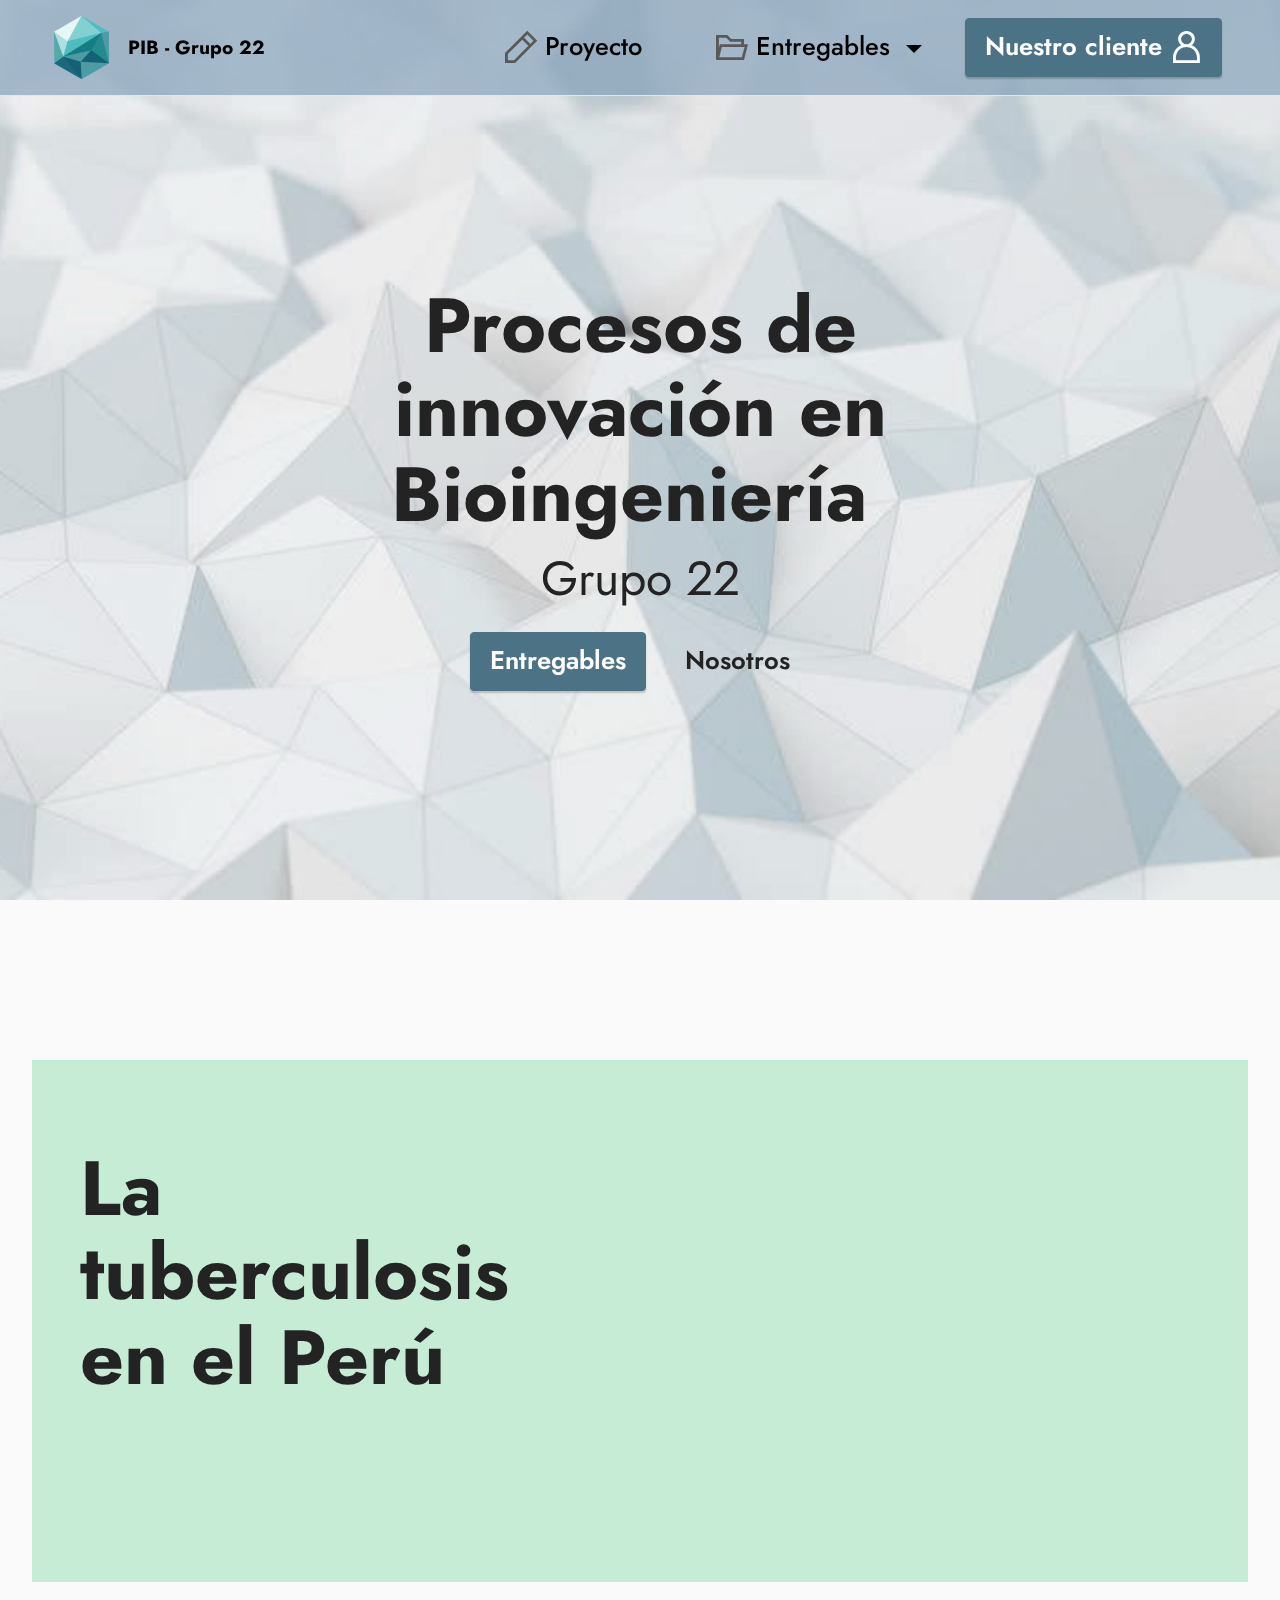
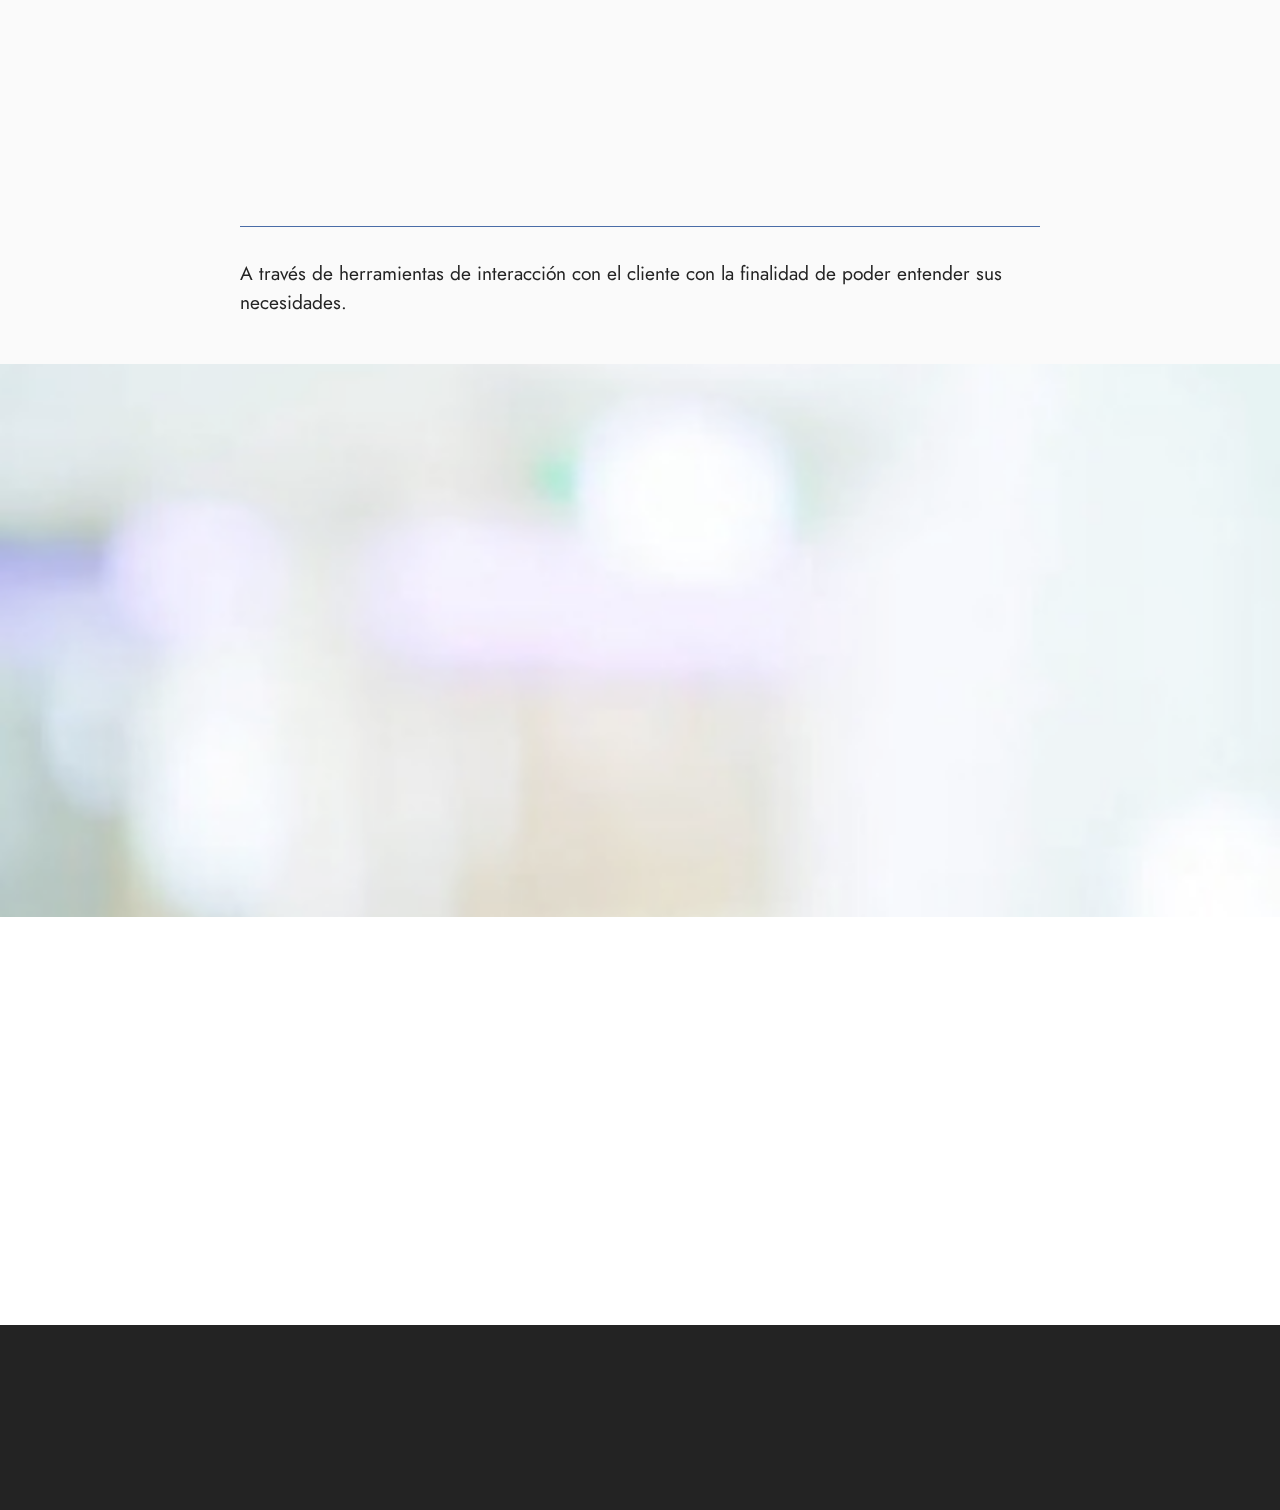
<file: index.html>
<!DOCTYPE html>
<html  >
<head>
  <!-- Site made with Mobirise Website Builder v5.0.29, https://mobirise.com -->
  <meta charset="UTF-8">
  <meta http-equiv="X-UA-Compatible" content="IE=edge">
  <meta name="generator" content="Mobirise v5.0.29, mobirise.com">
  <meta name="viewport" content="width=device-width, initial-scale=1, minimum-scale=1">
  <link rel="shortcut icon" href="assets/images/unnamed-134x134.png" type="image/x-icon">
  <meta name="description" content="">
  
  
  <title>Home</title>
  <link rel="stylesheet" href="assets/web/assets/mobirise-icons2/mobirise2.css">
  <link rel="stylesheet" href="assets/tether/tether.min.css">
  <link rel="stylesheet" href="assets/bootstrap/css/bootstrap.min.css">
  <link rel="stylesheet" href="assets/bootstrap/css/bootstrap-grid.min.css">
  <link rel="stylesheet" href="assets/bootstrap/css/bootstrap-reboot.min.css">
  <link rel="stylesheet" href="assets/animatecss/animate.css">
  <link rel="stylesheet" href="assets/dropdown/css/style.css">
  <link rel="stylesheet" href="assets/socicon/css/styles.css">
  <link rel="stylesheet" href="assets/theme/css/style.css">
  <link rel="preload" as="style" href="assets/mobirise/css/mbr-additional.css"><link rel="stylesheet" href="assets/mobirise/css/mbr-additional.css" type="text/css">
  
  
  
  
</head>
<body>
  
  <section data-bs-version="5.1" class="menu cid-s48OLK6784" once="menu" id="menu1-h">
    
    <nav class="navbar navbar-dropdown navbar-fixed-top navbar-expand-lg">
        <div class="container-fluid">
            <div class="navbar-brand">
                <span class="navbar-logo">
                    
                        <img src="assets/images/unnamed-134x134.png" alt="Mobirise" style="height: 4.2rem;">
                    
                </span>
                <span class="navbar-caption-wrap"><a class="navbar-caption text-success text-primary display-7" href="index.html">PIB - Grupo 22</a></span>
            </div>
            <button class="navbar-toggler" type="button" data-toggle="collapse" data-bs-toggle="collapse" data-target="#navbarSupportedContent" data-bs-target="#navbarSupportedContent" aria-controls="navbarNavAltMarkup" aria-expanded="false" aria-label="Toggle navigation">
                <div class="hamburger">
                    <span></span>
                    <span></span>
                    <span></span>
                    <span></span>
                </div>
            </button>
            <div class="collapse navbar-collapse" id="navbarSupportedContent">
                <ul class="navbar-nav nav-dropdown" data-app-modern-menu="true"><li class="nav-item"><a class="nav-link link text-success text-primary display-4" href="Caso_Tuberculosis.html" data-bs-auto-close="outside" aria-expanded="false" data-bs-toggle="dropdown"><span class="mobi-mbri mobi-mbri-edit-2 mbr-iconfont mbr-iconfont-btn" style="color: rgb(89, 89, 89);"></span>Proyecto&nbsp;</a></li><li class="nav-item dropdown"><a class="nav-link link text-success text-primary dropdown-toggle display-4" href="#" data-bs-auto-close="outside" aria-expanded="false" data-bs-toggle="dropdown" data-toggle="dropdown-submenu"><span class="mobi-mbri mobi-mbri-opened-folder mbr-iconfont mbr-iconfont-btn" style="color: rgb(89, 89, 89);"></span>Entregables&nbsp;</a><div class="dropdown-menu"><a class="text-success text-primary dropdown-item display-4" href="Lienzo de la propuesta de valor.html" data-bs-auto-close="outside" aria-expanded="false" data-bs-toggle="dropdown">Entregable 1: Empatizar&nbsp;</a><a class="text-success text-primary dropdown-item display-4" href="page3.html" data-bs-auto-close="outside" aria-expanded="false" data-bs-toggle="dropdown">Entregable 2: Definir</a><a class="text-success text-primary dropdown-item display-4" href="page4.html" data-bs-auto-close="outside" aria-expanded="false" data-bs-toggle="dropdown">Entregable 3: Idear<br></a><a class="text-success text-primary dropdown-item display-4" href="page5.html" data-bs-auto-close="outside" aria-expanded="false" data-bs-toggle="dropdown">Entregable 4: Prototipar</a></div></li></ul>
                
                <div class="navbar-buttons mbr-section-btn"><a class="btn btn-info display-4" href="page6.html"><span class="mobi-mbri mobi-mbri-user mbr-iconfont mbr-iconfont-btn"></span>Nuestro cliente</a></div>
            </div>
        </div>
    </nav>

</section>

<section class="engine"><a href="https://mobirise.info/r">bootstrap templates</a></section><section data-bs-version="5.1" class="header1 cid-s48MCQYojq mbr-fullscreen mbr-parallax-background" id="header1-f">

    

    <div class="mbr-overlay" style="opacity: 0.3; background-color: rgb(255, 255, 255);"></div>

    <div class="align-center container">
        <div class="row justify-content-center">
            <div class="col-12 col-lg-8">
                <h1 class="mbr-section-title mbr-fonts-style mb-3 display-1"><br><strong>Procesos de innovación en Bioingeniería&nbsp;</strong></h1>
                <h2 class="mbr-section-title mbr-fonts-style mb-3 display-2">Grupo 22</h2>
                
                <div class="mbr-section-btn mt-3"><a class="btn btn-info display-4" href="index.html#features23-1t">Entregables</a> <a class="btn btn-black-outline display-4" href="index.html#content13-1d">Nosotros</a></div>
            </div>
        </div>
    </div>
</section>

<section class="features15 cid-sR8ra3pfRf" id="features16-3r">

    

    
    <div class="container-fluid">
        <div class="content-wrapper">
            <div class="row align-items-center">
                <div class="col-12 col-lg">
                    <div class="text-wrapper">
                        <h6 class="card-title mbr-fonts-style display-1"><strong>La tuberculosis en el Perú</strong></h6>
                        
                        <div class="mbr-section-btn mt-3"><a class="btn btn-secondary-outline display-4" href="Caso_Tuberculosis.html">Más información</a></div>
                    </div>
                </div>
                <div class="col-12 col-lg-6">
                    <div class="image-wrapper">
                        <img src="assets/images/000759817w-1089x725.jpg" alt="Mobirise">
                    </div>
                </div>
            </div>
        </div>
    </div>
</section>

<section class="tabs content18 cid-sR7TkFcpFO" id="tabs1-38">

    

    
    <div class="container-fluid">
        <div class="row justify-content-center">
            <div class="col-12 col-md-8">
                <h3 class="mbr-section-title mb-0 mbr-fonts-style display-2">
                    <strong>Fases del proyecto&nbsp;</strong></h3>
                
            </div>
        </div>
        <div class="row justify-content-center mt-4">
            <div class="col-12 col-md-8">
                <ul class="nav nav-tabs mb-4" role="tablist">
                    <li class="nav-item first mbr-fonts-style"><a class="nav-link mbr-fonts-style show active display-7" role="tab" data-toggle="tab" href="#tabs1-38_tab0" aria-selected="true">
                            <strong>Empatizar</strong>
                        </a></li>
                    <li class="nav-item"><a class="nav-link mbr-fonts-style active display-7" role="tab" data-toggle="tab" href="#tabs1-38_tab1" aria-selected="true">
                            <strong>Definir</strong>
                        </a></li>
                    <li class="nav-item"><a class="nav-link mbr-fonts-style active display-7" role="tab" data-toggle="tab" href="#tabs1-38_tab2" aria-selected="true"><strong>Idear</strong></a></li>
                    <li class="nav-item"><a class="nav-link mbr-fonts-style active display-7" role="tab" data-toggle="tab" href="#tabs1-38_tab3" aria-selected="true">
                            <strong>Prototipar</strong></a></li>
                    
                    
                </ul>
                <div class="tab-content">
                    <div id="tab1" class="tab-pane in active" role="tabpanel">
                        <div class="row">
                            <div class="col-md-12">
                                <p class="mbr-text mbr-fonts-style display-7">
                                    A través de herramientas de interacción con el cliente con la finalidad de poder entender sus necesidades.&nbsp;<br></p>
                            </div>
                        </div>
                    </div>
                    <div id="tab2" class="tab-pane" role="tabpanel">
                        <div class="row">
                            <div class="col-md-12">
                                <p class="mbr-text mbr-fonts-style display-7">En esta etapa se realiza un diagnóstico que permita identificar la problemática a abordar.&nbsp;<br></p>
                            </div>
                        </div>
                    </div>
                    <div id="tab3" class="tab-pane" role="tabpanel">
                        <div class="row">
                            <div class="col-md-12">
                                <p class="mbr-text mbr-fonts-style display-7">Se requiere de un análisis del estado del arte sobre un problema específico para poder idear conceptos de solución.&nbsp;</p>
                            </div>
                        </div>
                    </div>
                    <div id="tab4" class="tab-pane" role="tabpanel">
                        <div class="row">
                            <div class="col-md-12">
                                <p class="mbr-text mbr-fonts-style display-7">Propuesta de solución que genere valor para el cliente.&nbsp;</p>
                            </div>
                        </div>
                    </div>
                    
                    
                </div>
            </div>
        </div>
    </div>
</section>

<section class="features22 cid-sR2HaKeNhM" id="features23-1t">

    

    <div class="mbr-overlay" style="opacity: 0.2; background-color: rgb(255, 255, 255);">
    </div>
    <div class="container">
        <div class="card-wrapper">
            <div class="card-box align-left">
                <h4 class="mbr-section-title mbr-fonts-style display-2">
                    <strong>ENTREGABLES</strong></h4>
                
                
            </div>
        </div>
        <!-- col-12 col-md-6 col-lg-4 -->
        <div class="row justify-content-center content-row mt-4">
            <div class="card p-4 p-md-3 col-md-6 col-lg-3">
                <div class="card-box">
                    <div class="title">
                        <span class="num mbr-fonts-style display-1"><a href="Lienzo de la propuesta de valor.html" class="text-primary"><strong>01.</strong></a></span>
                    </div>
                    <h4 class="card-title mbr-fonts-style display-5">
                        <strong>Empatizar</strong></h4>
                    <p class="mbr-text card-text mbr-fonts-style display-7"><a href="Lienzo de la propuesta de valor.html#features16-1w" class="text-black text-primary">Perfil del cliente</a><br><a href="Lienzo de la propuesta de valor.html#features17-1v" class="text-black">Mapa de valor</a><br><a href="Lienzo de la propuesta de valor.html#gallery1-17" class="text-black">Encaje</a></p>
                </div>
            </div>
            <div class="card p-4 p-md-3 col-md-6 col-lg-3">
                <div class="card-box">
                    <div class="title">
                        <span class="num mbr-fonts-style display-1"><a href="page3.html" class="text-primary"><strong>02.</strong></a></span>
                    </div>
                    <h4 class="card-title mbr-fonts-style display-5">
                        <strong>Definir&nbsp;</strong></h4>
                    <p class="mbr-text card-text mbr-fonts-style display-7"><a href="page3.html#features22-23" class="text-black">Económico</a><br><a href="page3.html#features22-2b" class="text-black">Psicológico</a><br><a href="page3.html#features22-2d" class="text-black">Social&nbsp;</a><br><a href="page3.html#features22-2e" class="text-black">Salud</a><br><a href="page3.html#features22-2f" class="text-black">Ambiental</a></p>
                </div>
            </div>
            <div class="card p-4 p-md-3 col-md-6 col-lg-3">
                <div class="card-box">
                    <div class="title">
                        <span class="num mbr-fonts-style display-1"><strong><a href="page4.html" class="text-primary"><b>03.</b></a></strong></span>
                    </div>
                    <h4 class="card-title mbr-fonts-style display-5">
                        <strong>Idear</strong></h4>
                    <p class="mbr-text card-text mbr-fonts-style display-7">
                        <a href="page4.html#features22-2o" class="text-black">Estado del arte</a><br><a href="page4.html#features22-2p" class="text-black">Metodología de diseño</a></p>
                </div>
            </div>
            <div class="card p-4 p-md-3 col-md-6 col-lg-3">
                <div class="card-box">
                    <div class="title">
                        <span class="num mbr-fonts-style display-1"><a href="page5.html" class="text-primary"><strong>04.</strong></a></span>
                    </div>
                    <h4 class="card-title mbr-fonts-style display-5">
                        <strong>Prototipar</strong></h4>
                    <p class="mbr-text card-text mbr-fonts-style display-7">
                        Propuesta de solución</p>
                </div>
            </div>
            
            
            
            
        </div>
    </div>
</section>

<section class="content13 cid-sKPMyr6apb" id="content13-1d">
    
    
    <div class="container">
        <div class="row justify-content-center">
            <div class="col-md-12 col-lg-10">
                <h3 class="mbr-section-title mbr-fonts-style mb-4 display-2">
                    <strong>Nosotros</strong></h3>
            </div>
        </div>
        <div class="row justify-content-center">
            <div class="col-md-12 col-lg-10">
                <div class="row justify-content-center">
                    <div class="col-12 col-lg-6">
                        <ul class="list mbr-fonts-style display-4">
                            <li><strong>Fabrizio Vega: </strong>Líder del equipo</li>
                            <li><strong>Ingrid Rodriguez&nbsp;</strong><br></li>
                            <li><strong>Alvaro Untiveros</strong><br></li>
                        </ul>
                    </div>
                    <div class="col-12 col-lg-6">
                        <ul class="list mbr-fonts-style display-4">
                            <li><strong>Xiomara Uscamayta&nbsp; &nbsp; &nbsp; &nbsp; &nbsp;</strong><br></li>
                            <li><strong>Daniella Solari&nbsp;</strong></li>
                        </ul>
                    </div>
                </div>
            </div>
        </div>
    </div>
</section>

<section class="clients1 cid-sR8sMN5a60" id="clients1-3s">
    
    <div class="images-container container-fluid">
        <div class="mbr-section-head">
            
            
            
        </div>
        <div class="row justify-content-center mt-4">
            <div class="col-md-3 card">
                <img src="assets/images/logo-pucp-240x81.png" alt="">
            </div>
            <div class="col-md-3 card">
                <img src="assets/images/logo-cayetano-240x74.png" alt="">
            </div>
            
            
            
            
            
            
        </div>
    </div>
</section>


  <script src="assets/web/assets/jquery/jquery.min.js"></script>
  <script src="assets/popper/popper.min.js"></script>
  <script src="assets/tether/tether.min.js"></script>
  <script src="assets/bootstrap/js/bootstrap.min.js"></script>
  <script src="assets/smoothscroll/smooth-scroll.js"></script>
  <script src="assets/parallax/jarallax.min.js"></script>
  <script src="assets/viewportchecker/jquery.viewportchecker.js"></script>
  <script src="assets/mbr-tabs/mbr-tabs.js"></script>
  <script src="assets/dropdown/js/nav-dropdown.js"></script>
  <script src="assets/dropdown/js/navbar-dropdown.js"></script>
  <script src="assets/touchswipe/jquery.touch-swipe.min.js"></script>
  <script src="assets/theme/js/script.js"></script>
  
  
  
 <div id="scrollToTop" class="scrollToTop mbr-arrow-up"><a style="text-align: center;"><i class="mbr-arrow-up-icon mbr-arrow-up-icon-cm cm-icon cm-icon-smallarrow-up"></i></a></div>
    <input name="animation" type="hidden">
  </body>
</html>
</file>
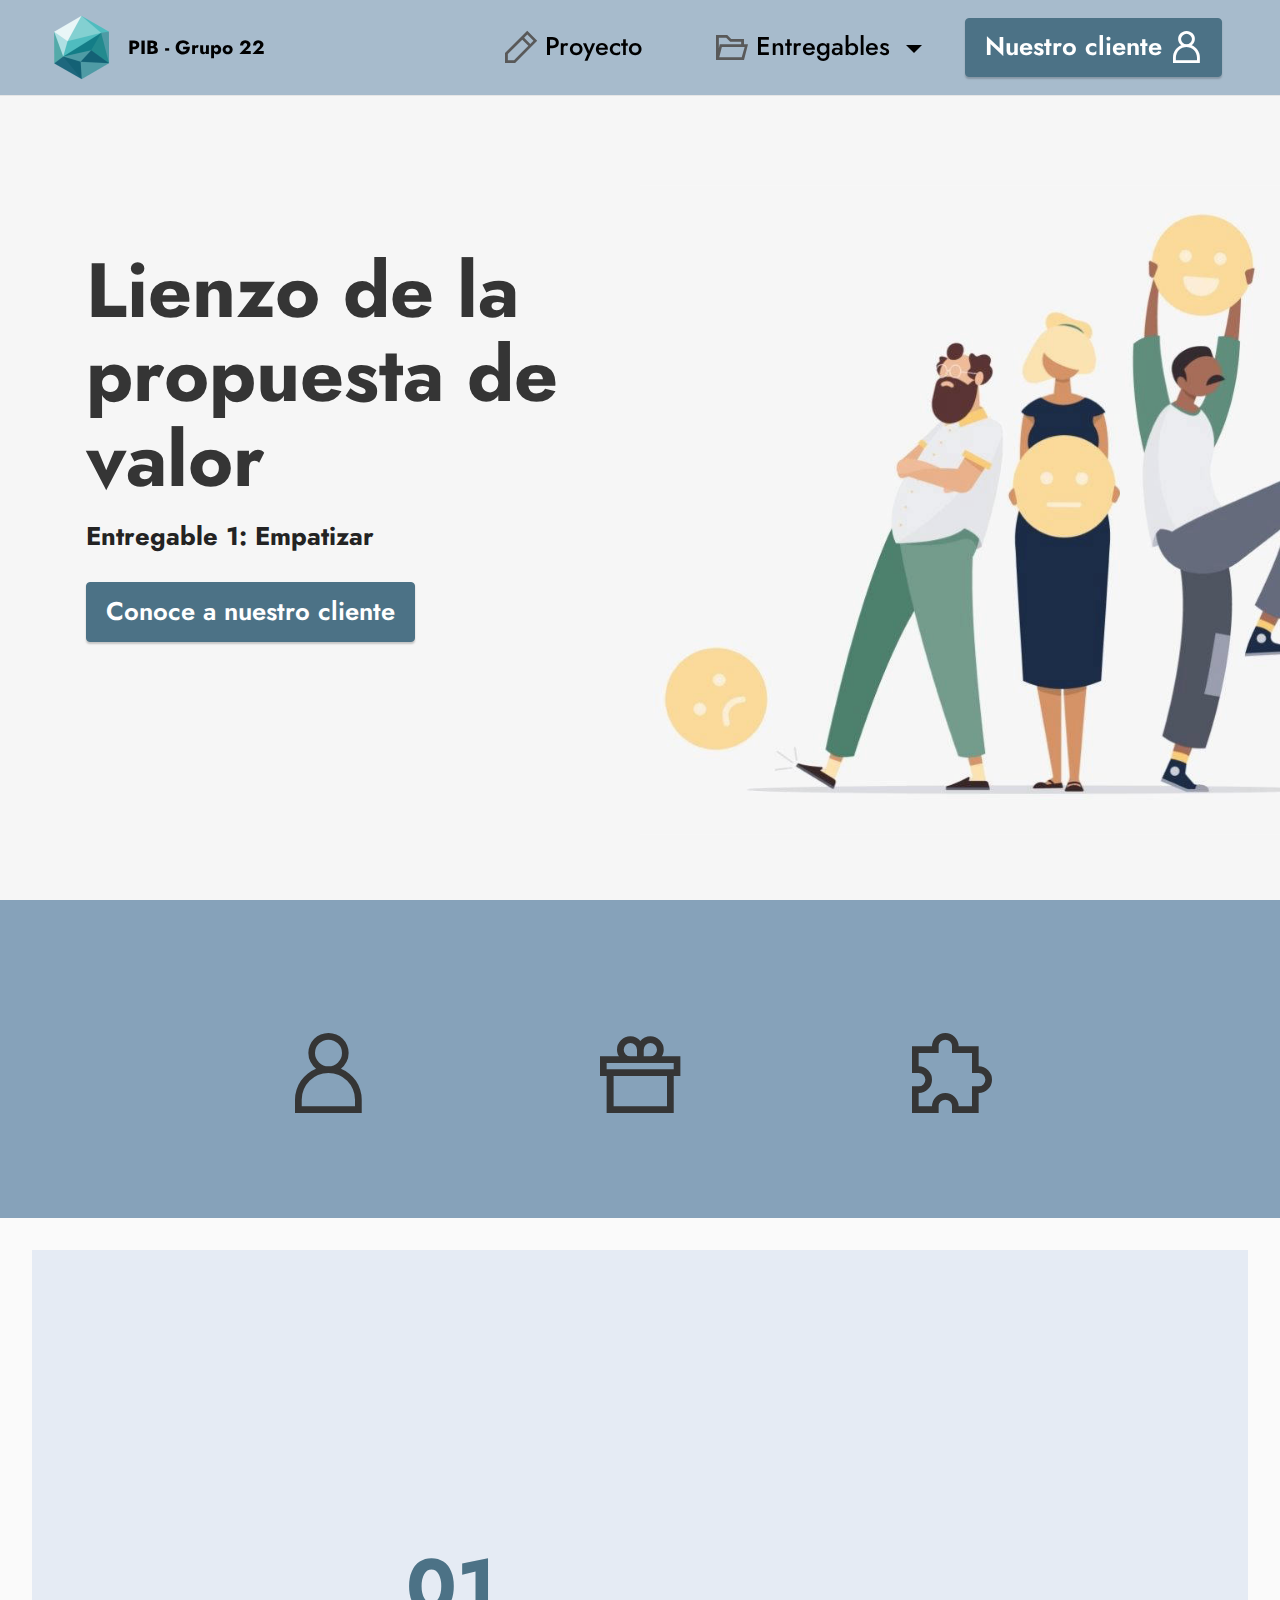
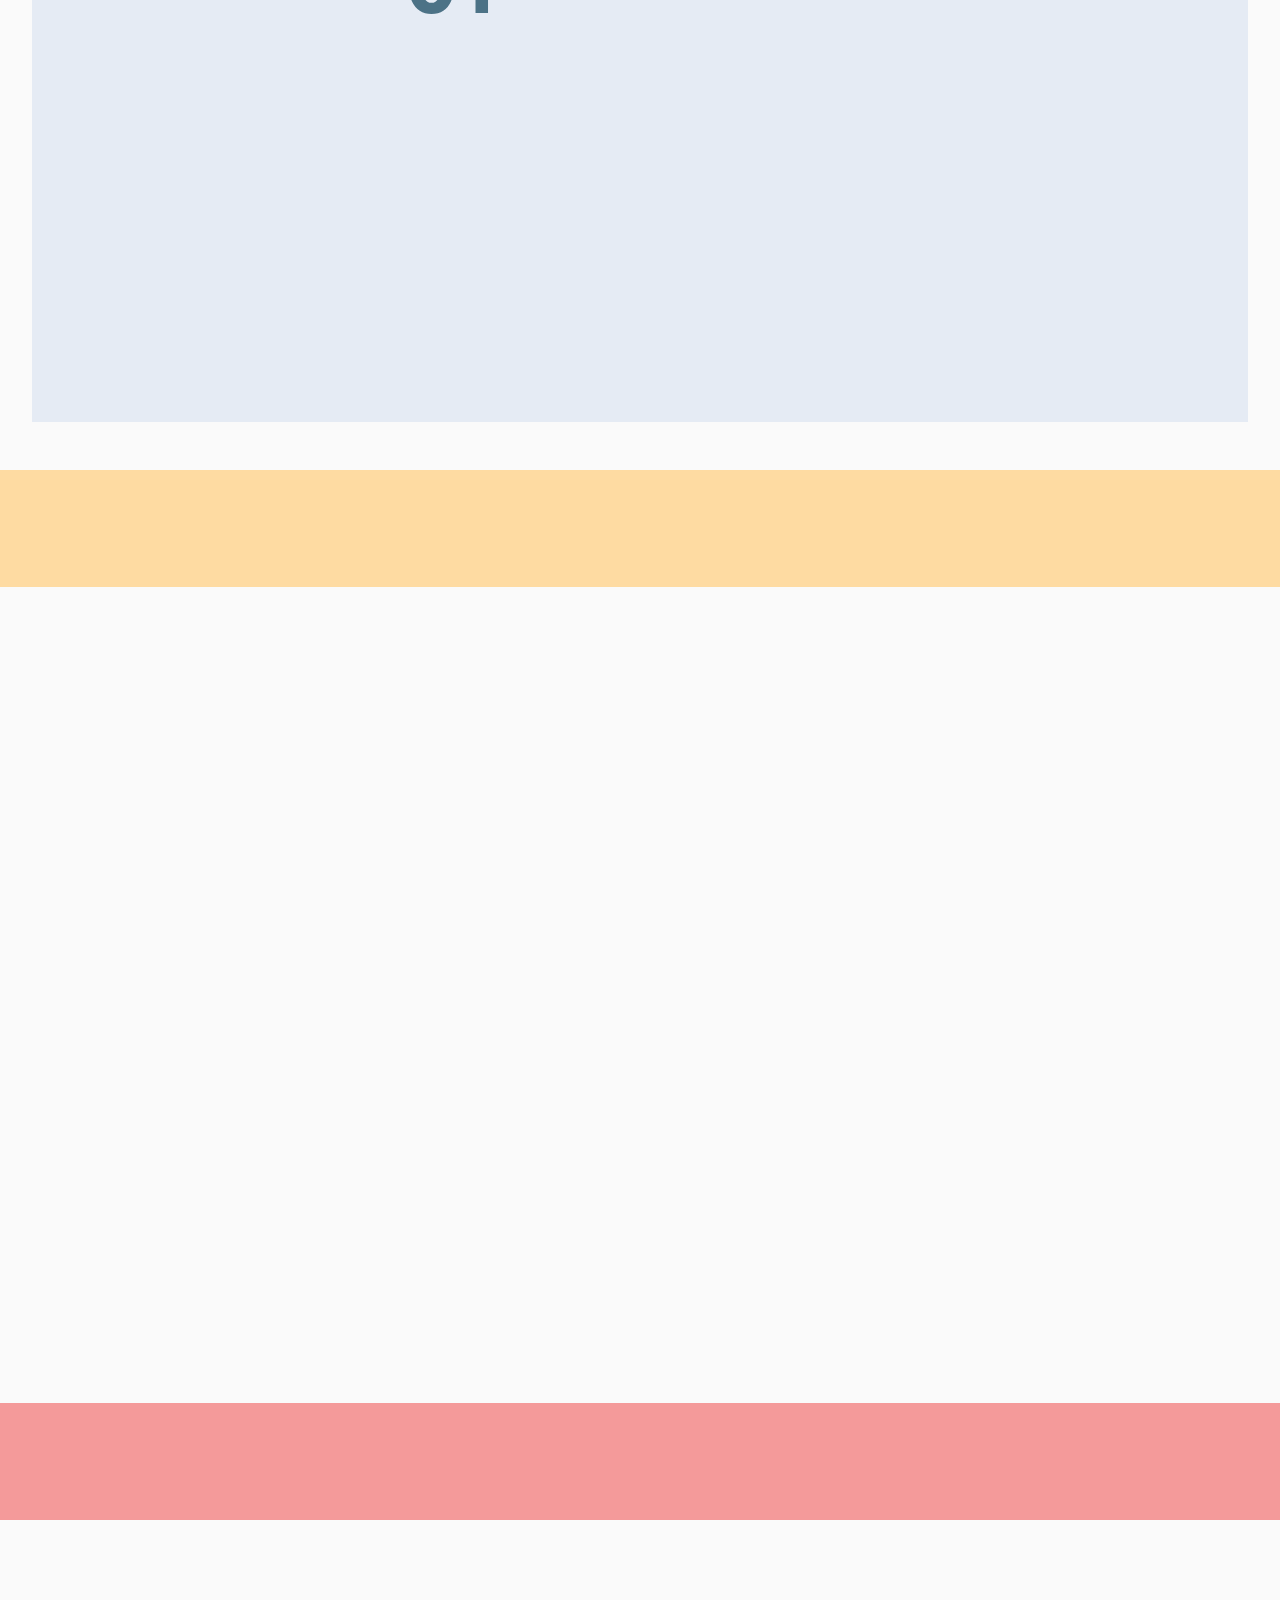
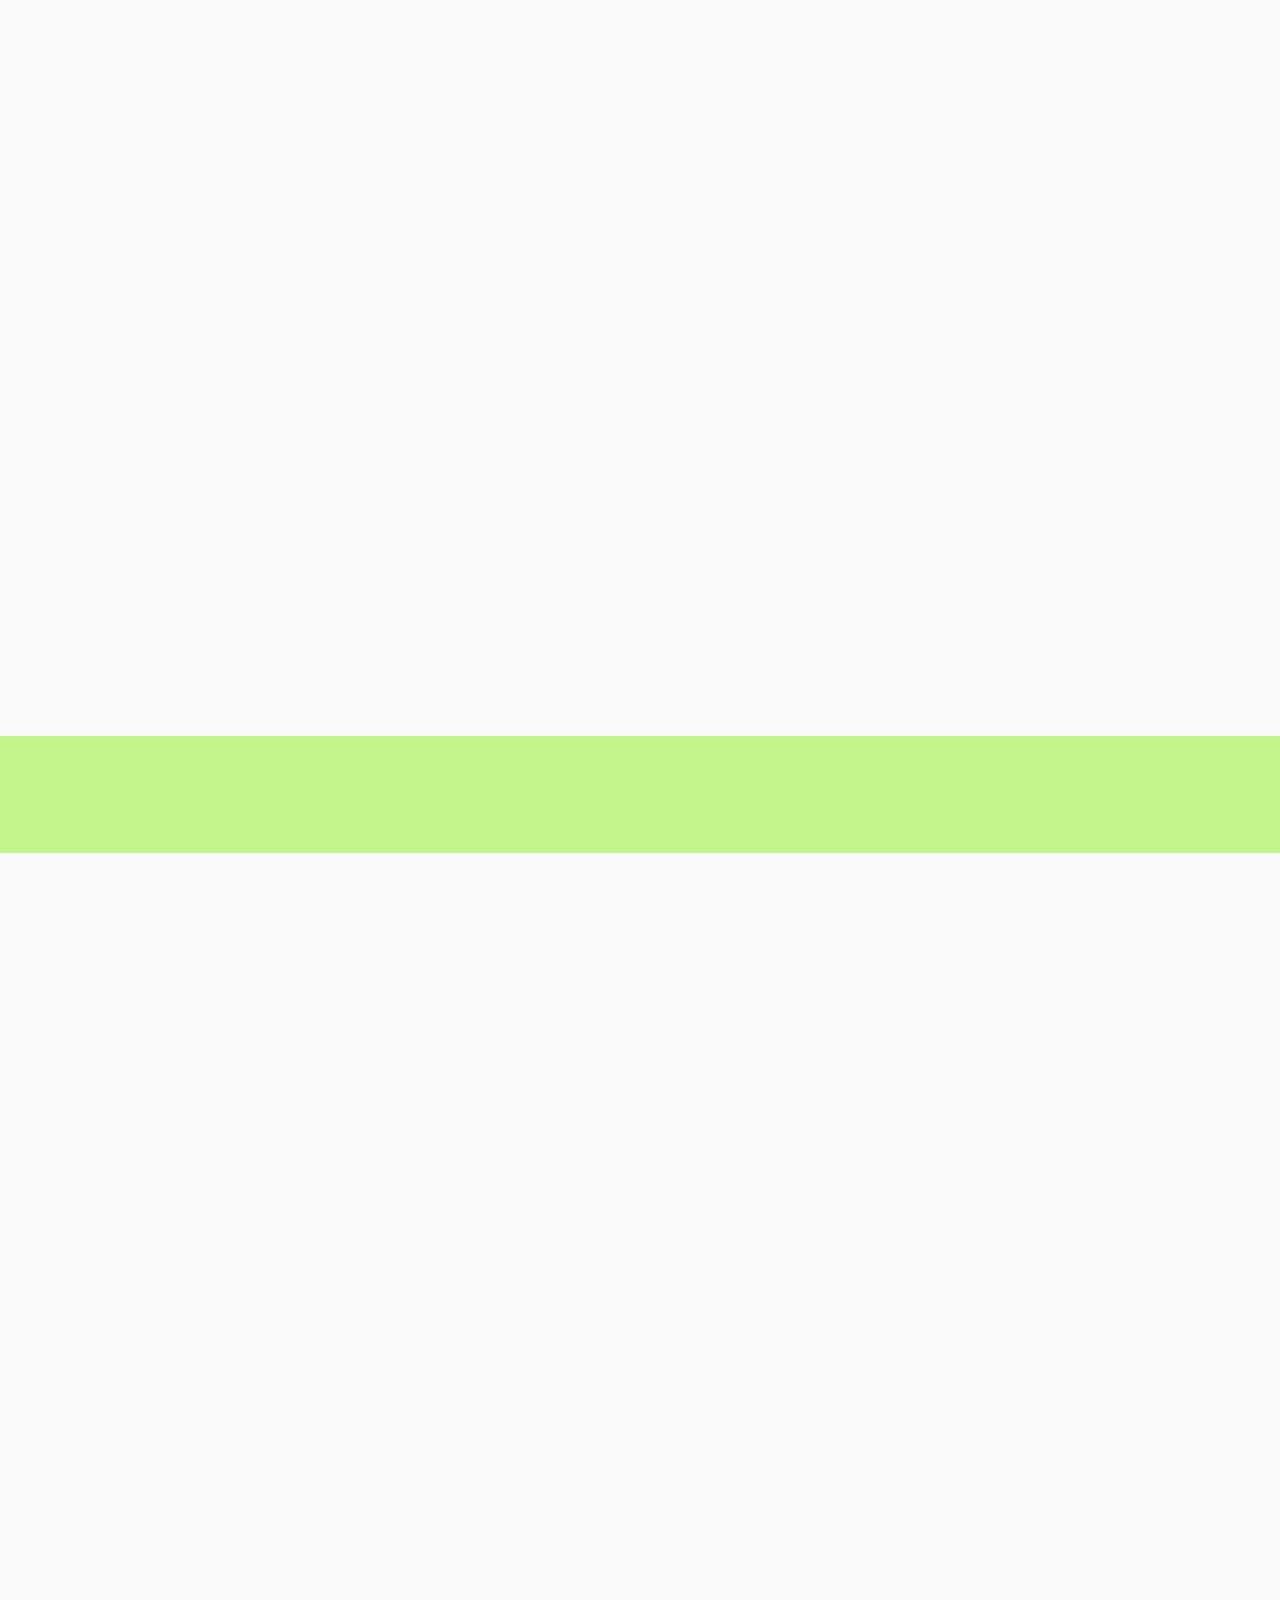
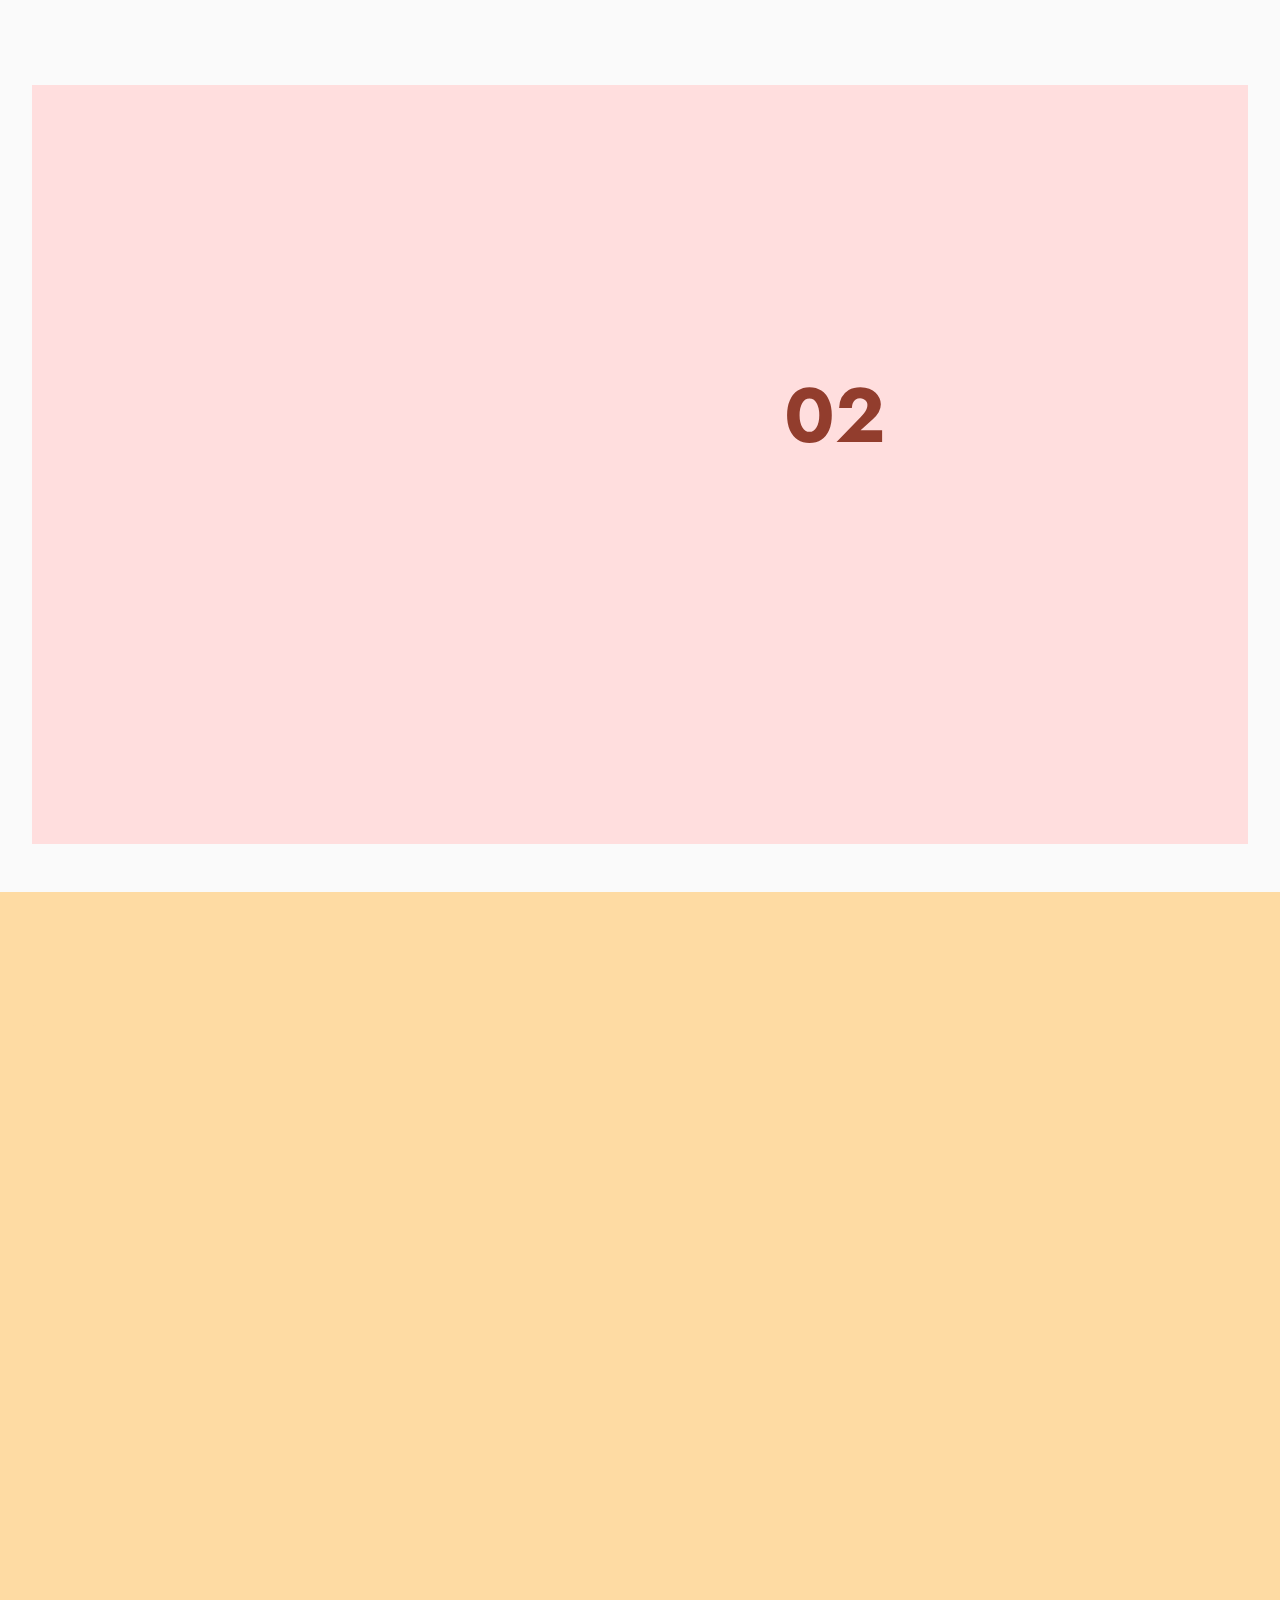
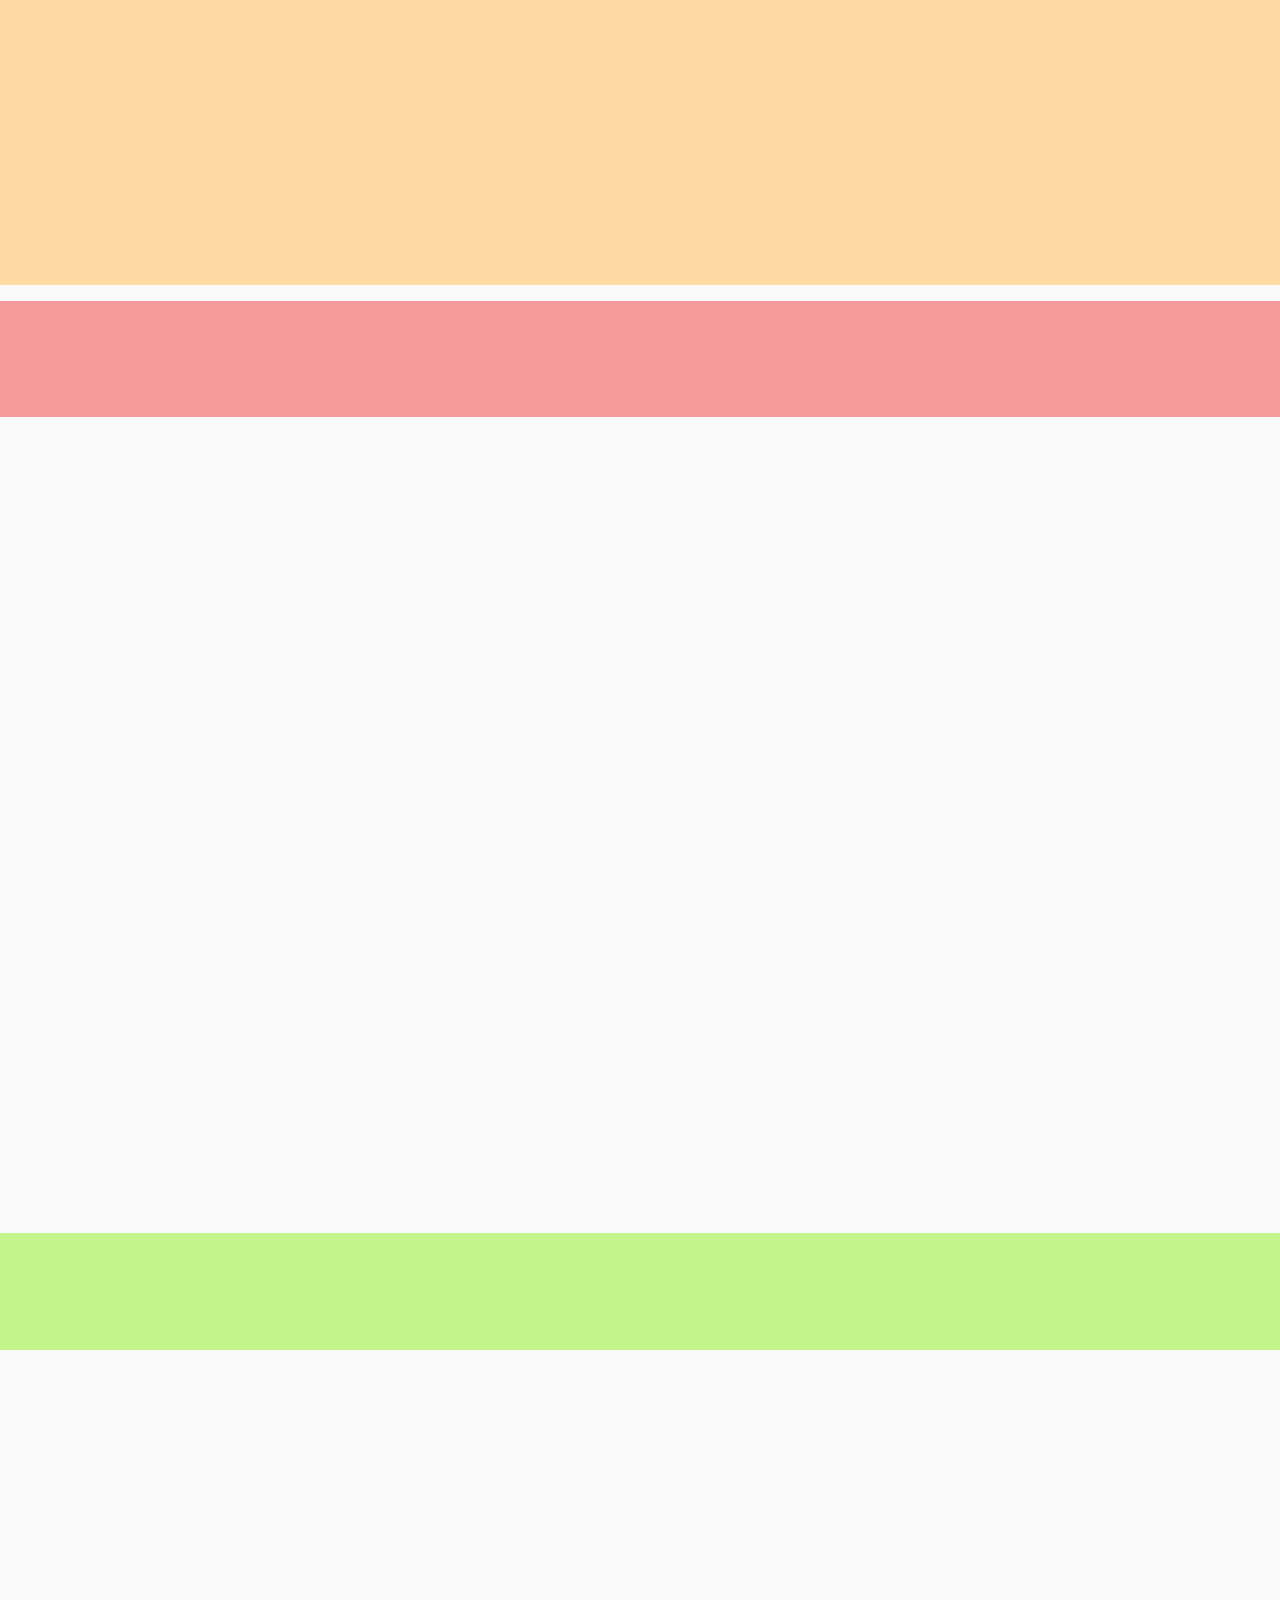
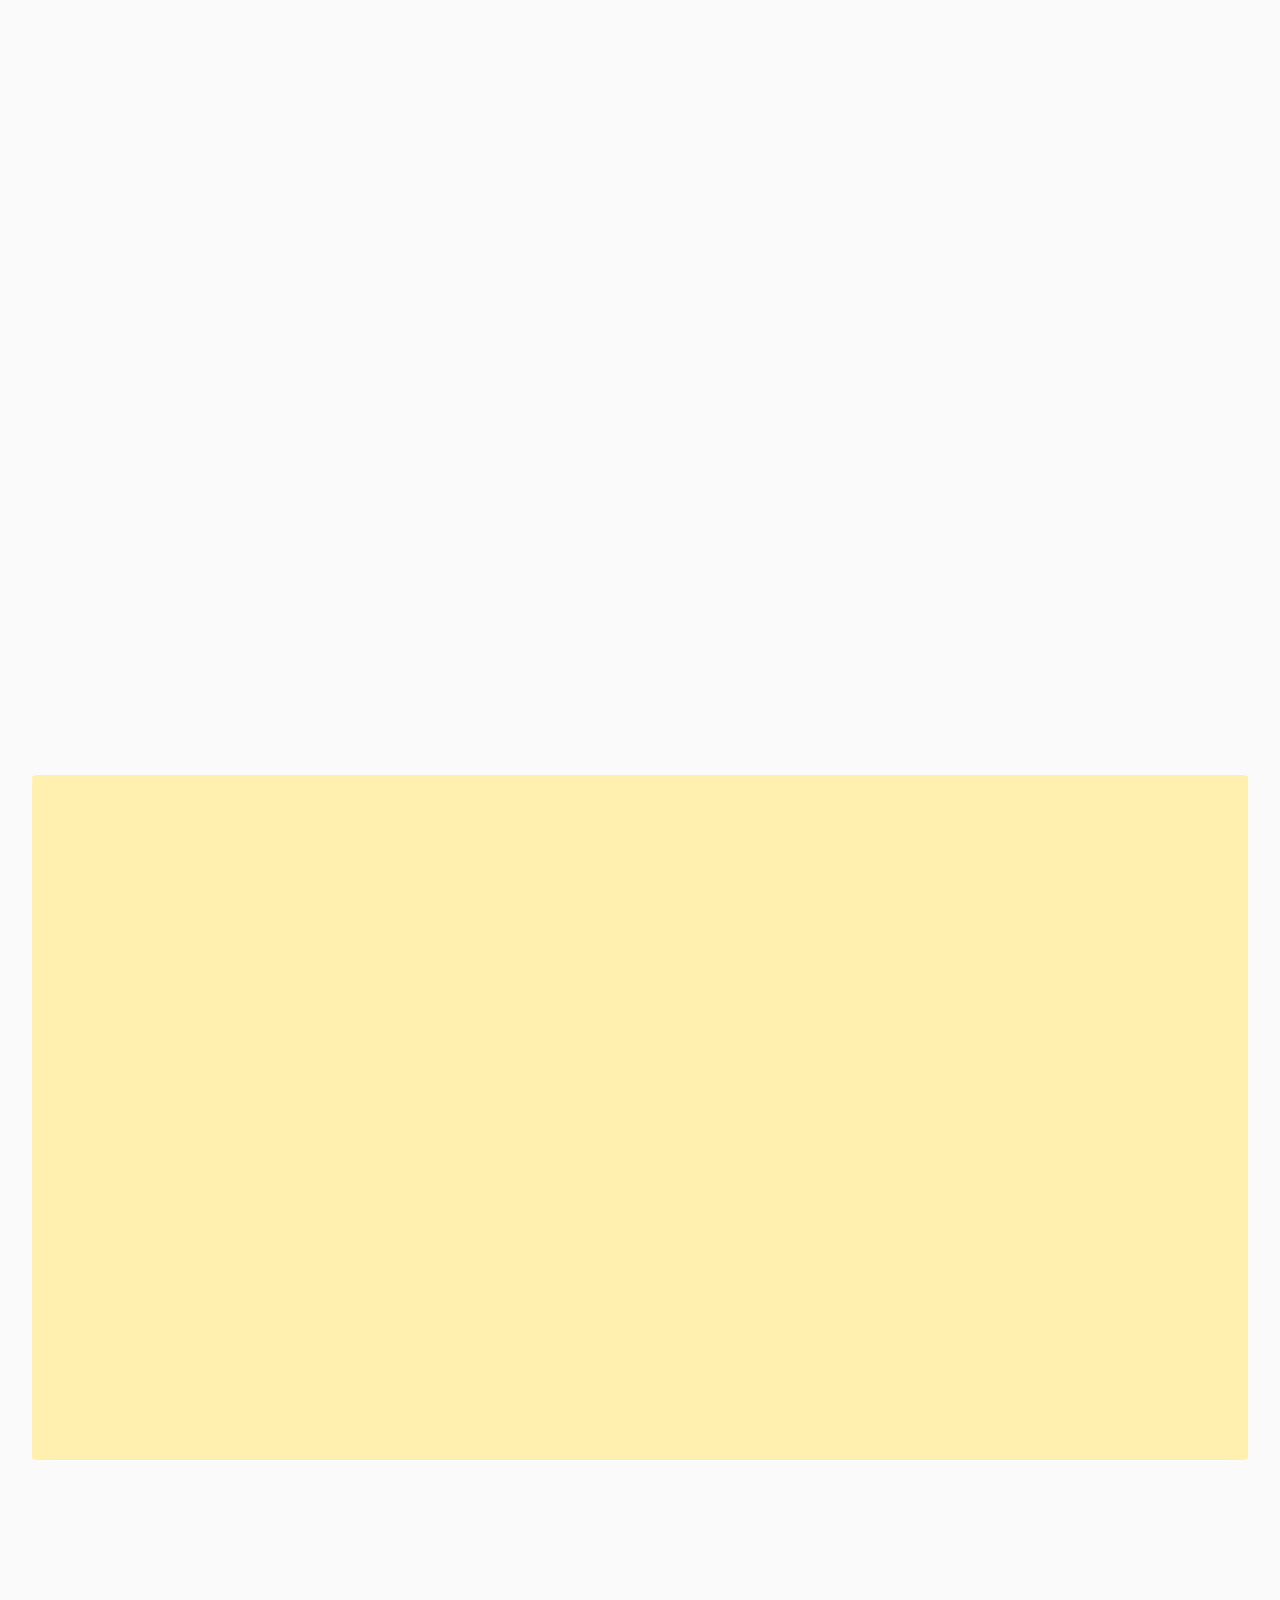
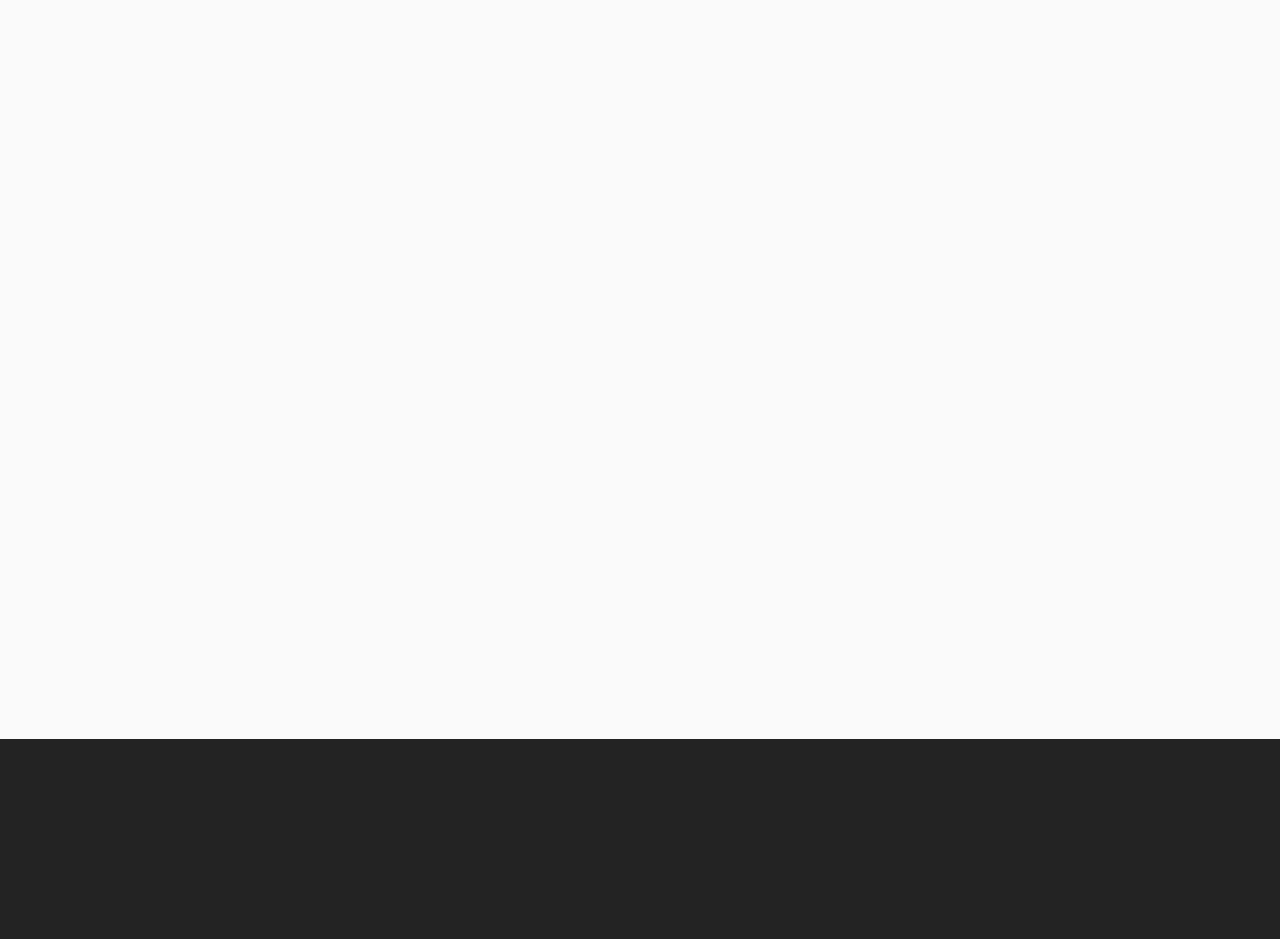
<file: Lienzo de la propuesta de valor.html>
<!DOCTYPE html>
<html  >
<head>
  <!-- Site made with Mobirise Website Builder v5.0.29, https://mobirise.com -->
  <meta charset="UTF-8">
  <meta http-equiv="X-UA-Compatible" content="IE=edge">
  <meta name="generator" content="Mobirise v5.0.29, mobirise.com">
  <meta name="viewport" content="width=device-width, initial-scale=1, minimum-scale=1">
  <link rel="shortcut icon" href="assets/images/unnamed-134x134.png" type="image/x-icon">
  <meta name="description" content="">
  
  
  <title>Entregable 1: Empatizar</title>
  <link rel="stylesheet" href="assets/web/assets/mobirise-icons2/mobirise2.css">
  <link rel="stylesheet" href="assets/tether/tether.min.css">
  <link rel="stylesheet" href="assets/bootstrap/css/bootstrap.min.css">
  <link rel="stylesheet" href="assets/bootstrap/css/bootstrap-grid.min.css">
  <link rel="stylesheet" href="assets/bootstrap/css/bootstrap-reboot.min.css">
  <link rel="stylesheet" href="assets/dropdown/css/style.css">
  <link rel="stylesheet" href="assets/animatecss/animate.css">
  <link rel="stylesheet" href="assets/socicon/css/styles.css">
  <link rel="stylesheet" href="assets/theme/css/style.css">
  <link rel="preload" as="style" href="assets/mobirise/css/mbr-additional.css"><link rel="stylesheet" href="assets/mobirise/css/mbr-additional.css" type="text/css">
  
  
  
  
</head>
<body>
  
  <section data-bs-version="5.1" class="menu cid-s48OLK6784" once="menu" id="menu1-k">
    
    <nav class="navbar navbar-dropdown navbar-fixed-top navbar-expand-lg">
        <div class="container-fluid">
            <div class="navbar-brand">
                <span class="navbar-logo">
                    
                        <img src="assets/images/unnamed-134x134.png" alt="Mobirise" style="height: 4.2rem;">
                    
                </span>
                <span class="navbar-caption-wrap"><a class="navbar-caption text-success text-primary display-7" href="index.html">PIB - Grupo 22</a></span>
            </div>
            <button class="navbar-toggler" type="button" data-toggle="collapse" data-bs-toggle="collapse" data-target="#navbarSupportedContent" data-bs-target="#navbarSupportedContent" aria-controls="navbarNavAltMarkup" aria-expanded="false" aria-label="Toggle navigation">
                <div class="hamburger">
                    <span></span>
                    <span></span>
                    <span></span>
                    <span></span>
                </div>
            </button>
            <div class="collapse navbar-collapse" id="navbarSupportedContent">
                <ul class="navbar-nav nav-dropdown" data-app-modern-menu="true"><li class="nav-item"><a class="nav-link link text-success text-primary display-4" href="Caso_Tuberculosis.html" data-bs-auto-close="outside" aria-expanded="false" data-bs-toggle="dropdown"><span class="mobi-mbri mobi-mbri-edit-2 mbr-iconfont mbr-iconfont-btn" style="color: rgb(89, 89, 89);"></span>Proyecto&nbsp;</a></li><li class="nav-item dropdown"><a class="nav-link link text-success text-primary dropdown-toggle display-4" href="#" data-bs-auto-close="outside" aria-expanded="false" data-bs-toggle="dropdown" data-toggle="dropdown-submenu"><span class="mobi-mbri mobi-mbri-opened-folder mbr-iconfont mbr-iconfont-btn" style="color: rgb(89, 89, 89);"></span>Entregables&nbsp;</a><div class="dropdown-menu"><a class="text-success text-primary dropdown-item display-4" href="Lienzo de la propuesta de valor.html" data-bs-auto-close="outside" aria-expanded="false" data-bs-toggle="dropdown">Entregable 1: Empatizar&nbsp;</a><a class="text-success text-primary dropdown-item display-4" href="page3.html" data-bs-auto-close="outside" aria-expanded="false" data-bs-toggle="dropdown">Entregable 2: Definir</a><a class="text-success text-primary dropdown-item display-4" href="page4.html" data-bs-auto-close="outside" aria-expanded="false" data-bs-toggle="dropdown">Entregable 3: Idear<br></a><a class="text-success text-primary dropdown-item display-4" href="page5.html" data-bs-auto-close="outside" aria-expanded="false" data-bs-toggle="dropdown">Entregable 4: Prototipar</a></div></li></ul>
                
                <div class="navbar-buttons mbr-section-btn"><a class="btn btn-info display-4" href="page6.html"><span class="mobi-mbri mobi-mbri-user mbr-iconfont mbr-iconfont-btn"></span>Nuestro cliente</a></div>
            </div>
        </div>
    </nav>

</section>

<section class="engine"><a href="https://mobirise.info/s">bootstrap themes</a></section><section class="header1 cid-sKJWU0D41I mbr-fullscreen" id="header1-p">

    

    <div class="mbr-overlay" style="opacity: 0.1; background-color: rgb(250, 250, 250);"></div>

    <div class="container">
        <div class="row">
            <div class="col-12 col-lg-7">
                <h1 class="mbr-section-title mbr-fonts-style mb-3 display-1"><strong>Lienzo de la propuesta de valor</strong></h1>
                
                <p class="mbr-text mbr-fonts-style display-4"><strong>
                    Entregable 1: Empatizar</strong></p>
                <div class="mbr-section-btn mt-3"><a class="btn btn-info display-4" href="page6.html">Conoce a nuestro cliente<br></a></div>
            </div>
        </div>
    </div>
</section>

<section class="features24 cid-sKJY20WjQp" id="features1-s">
    

    
    <div class="container-fluid">
        <div class="row">
            <div class="col-12">
                <h3 class="mbr-section-title mbr-fonts-style align-center mb-0 display-5">
                    <strong>¿Cómo se constituye la propuesta de valor?</strong></h3>
                
            </div>
            <div class="card col-12 col-md-6 col-lg-3">
                <div class="card-wrapper">
                    <div class="card-box align-center">
                        <span class="mbr-iconfont mobi-mbri-user mobi-mbri" style="color: rgb(53, 53, 53); fill: rgb(53, 53, 53);"></span>
                        <h5 class="card-title align-center mbr-fonts-style display-7"><a href="Lienzo de la propuesta de valor.html#features16-1w" class="text-black text-primary">Perfil del cliente</a></h5>
                        
                    </div>
                </div>
            </div>
            <div class="card col-12 col-md-6 col-lg-3">
                <div class="card-wrapper">
                    <div class="card-box align-center">
                        <span class="mbr-iconfont mobi-mbri-gift mobi-mbri" style="color: rgb(53, 53, 53); fill: rgb(53, 53, 53);"></span>
                        <h5 class="card-title align-center mbr-fonts-style display-7"><a href="Lienzo de la propuesta de valor.html#features17-1v" class="text-black text-primary">Mapa de valor</a></h5>
                        
                    </div>
                </div>
            </div>
            <div class="card col-12 col-md-6 col-lg-3">
                <div class="card-wrapper">
                    <div class="card-box align-center">
                        <span class="mbr-iconfont mobi-mbri-extension mobi-mbri" style="color: rgb(53, 53, 53); fill: rgb(53, 53, 53);"></span>
                        <h5 class="card-title align-center mbr-fonts-style display-7"><a href="Lienzo de la propuesta de valor.html#gallery1-17" class="text-black text-primary">Encaje</a></h5>
                        
                    </div>
                </div>
            </div>
            
        </div>
    </div>
</section>

<section class="features15 cid-sR2RFDPnBc" id="features16-1w">

    

    
    <div class="container-fluid">
        <div class="content-wrapper">
            <div class="row align-items-center">
                <div class="col-12 col-lg">
                    <div class="text-wrapper">
                        <h6 class="card-title mbr-fonts-style display-1">
                            <strong>01</strong></h6>
                        <p class="mbr-text mbr-fonts-style mb-4 display-2"><strong>
                            Perfil del cliente</strong></p>
                        
                    </div>
                </div>
                <div class="col-12 col-lg-7">
                    <div class="image-wrapper">
                        <img src="assets/images/perfil-del-cliente-mapa-980x938.png" alt="Mobirise">
                    </div>
                </div>
            </div>
        </div>
    </div>
</section>

<section class="content4 cid-sR8x7ZTbT2" id="content4-44">
    
    <div class="container">
        <div class="row justify-content-center">
            <div class="title col-md-12 col-lg-10">
                <h3 class="mbr-section-title mbr-fonts-style align-center mb-4 display-2">
                    <strong>TRABAJOS DEL CLIENTE</strong><strong><br></strong></h3>
                
                
            </div>
        </div>
    </div>
</section>

<section class="slider1 cid-sR9pIAhYIx" id="slider1-4p">
    
    <div class="carousel slide" id="sRcUAKCtLY" data-interval="5000">
        <ol class="carousel-indicators">
            <li data-slide-to="0" class="active" data-target="#sRcUAKCtLY"></li>
            <li data-slide-to="1" data-target="#sRcUAKCtLY"></li><li data-slide-to="2" data-target="#sRcUAKCtLY"></li>
            
        </ol>
        <div class="carousel-inner">
            
            
            <div class="carousel-item slider-image item active">
                <div class="item-wrapper">
                    <img class="d-block w-100" src="assets/images/trabajos-1900x1343.jpeg" data-slide-to="0">
                    
                    
                </div>
            </div><div class="carousel-item slider-image item">
                <div class="item-wrapper">
                    <img class="d-block w-100" src="assets/images/trabajos-2-1900x1343.jpg" data-slide-to="1">
                    
                    
                </div>
            </div><div class="carousel-item slider-image item">
                <div class="item-wrapper">
                    <img class="d-block w-100" src="assets/images/trabajos-3-1900x1343.jpg" data-slide-to="2">
                    
                    
                </div>
            </div>
        </div>
        <a class="carousel-control carousel-control-prev" role="button" data-slide="prev" href="#sRcUAKCtLY">
            <span class="mobi-mbri mobi-mbri-arrow-prev" aria-hidden="true"></span>
            <span class="sr-only">Previous</span>
        </a>
        <a class="carousel-control carousel-control-next" role="button" data-slide="next" href="#sRcUAKCtLY">
            <span class="mobi-mbri mobi-mbri-arrow-next" aria-hidden="true"></span>
            <span class="sr-only">Next</span>
        </a>
    </div>
</section>

<section class="content5 cid-sR9kSa1BVs" id="content5-4k">
    
    <div class="container">
        <div class="row justify-content-center">
            <div class="col-md-12 col-lg-10">
                
                
                <p class="mbr-text mbr-fonts-style display-7"></p>
            </div>
        </div>
    </div>
</section>

<section class="content4 cid-sR97e3yLkG" id="content4-4b">
    
    <div class="container">
        <div class="row justify-content-center">
            <div class="title col-md-12 col-lg-10">
                <h3 class="mbr-section-title mbr-fonts-style align-center mb-4 display-2">
                    <strong>FRUSTRACIO</strong><strong>NES DEL CLIENTE</strong><strong><br></strong></h3>
                
                
            </div>
        </div>
    </div>
</section>

<section class="slider1 cid-sR9428AS9v" id="slider1-45">
    
    <div class="carousel slide" id="sRcUAMGphU" data-interval="5000">
        <ol class="carousel-indicators">
            <li data-slide-to="0" class="active" data-target="#sRcUAMGphU"></li>
            <li data-slide-to="1" data-target="#sRcUAMGphU"></li>
            <li data-slide-to="2" data-target="#sRcUAMGphU"></li>
        </ol>
        <div class="carousel-inner">
            <div class="carousel-item slider-image item active">
                <div class="item-wrapper">
                    <img class="d-block w-100" src="assets/images/frustraciones-1900x1343.jpg">
                    
                    
                </div>
            </div>
            <div class="carousel-item slider-image item">
                <div class="item-wrapper">
                    <img class="d-block w-100" src="assets/images/frustraciones-2-1900x1343.jpg">
                    
                    
                </div>
            </div>
            <div class="carousel-item slider-image item">
                <div class="item-wrapper">
                    <img class="d-block w-100" src="assets/images/frustraciones-3-1900x1343.jpg">
                    
                    
                </div>
            </div>
        </div>
        <a class="carousel-control carousel-control-prev" role="button" data-slide="prev" href="#sRcUAMGphU">
            <span class="mobi-mbri mobi-mbri-arrow-prev" aria-hidden="true"></span>
            <span class="sr-only">Previous</span>
        </a>
        <a class="carousel-control carousel-control-next" role="button" data-slide="next" href="#sRcUAMGphU">
            <span class="mobi-mbri mobi-mbri-arrow-next" aria-hidden="true"></span>
            <span class="sr-only">Next</span>
        </a>
    </div>
</section>

<section class="content5 cid-sR9l1wj8iW" id="content5-4l">
    
    <div class="container">
        <div class="row justify-content-center">
            <div class="col-md-12 col-lg-10">
                
                
                <p class="mbr-text mbr-fonts-style display-7"></p>
            </div>
        </div>
    </div>
</section>

<section class="content4 cid-sR9joO2h1C" id="content4-4g">
    
    <div class="container">
        <div class="row justify-content-center">
            <div class="title col-md-12 col-lg-10">
                <h3 class="mbr-section-title mbr-fonts-style align-center mb-4 display-2">
                    <strong>ALEGRÍAS DEL CLIENTE</strong></h3>
                
                
            </div>
        </div>
    </div>
</section>

<section class="slider1 cid-sR942IjmDO" id="slider1-46">
    
    <div class="carousel slide" id="sRcUAO4Wxe" data-interval="5000">
        <ol class="carousel-indicators">
            <li data-slide-to="0" class="active" data-target="#sRcUAO4Wxe"></li>
            <li data-slide-to="1" data-target="#sRcUAO4Wxe"></li>
            <li data-slide-to="2" data-target="#sRcUAO4Wxe"></li>
        </ol>
        <div class="carousel-inner">
            
            
            <div class="carousel-item slider-image item active">
                <div class="item-wrapper">
                    <img class="d-block w-100" src="assets/images/alegras-1900x1343.jpeg" data-slide-to="0">
                    
                    
                </div>
            </div><div class="carousel-item slider-image item">
                <div class="item-wrapper">
                    <img class="d-block w-100" src="assets/images/alegras-2-1900x1343.jpg" data-slide-to="1">
                    
                    
                </div>
            </div><div class="carousel-item slider-image item">
                <div class="item-wrapper">
                    <img class="d-block w-100" src="assets/images/alegras-3-1900x1343.jpeg" data-slide-to="2">
                    
                    
                </div>
            </div>
        </div>
        <a class="carousel-control carousel-control-prev" role="button" data-slide="prev" href="#sRcUAO4Wxe">
            <span class="mobi-mbri mobi-mbri-arrow-prev" aria-hidden="true"></span>
            <span class="sr-only">Previous</span>
        </a>
        <a class="carousel-control carousel-control-next" role="button" data-slide="next" href="#sRcUAO4Wxe">
            <span class="mobi-mbri mobi-mbri-arrow-next" aria-hidden="true"></span>
            <span class="sr-only">Next</span>
        </a>
    </div>
</section>

<section class="features16 cid-sR2RfECnoC" id="features17-1v">
    

    
    <div class="container-fluid">
        <div class="content-wrapper">
            <div class="row align-items-center">
                <div class="col-12 col-lg-7">
                    <div class="image-wrapper">
                        <img src="assets/images/mapa-de-valor-1089x1020.png" alt="Mobirise">
                    </div>
                </div>
                <div class="col-12 col-lg">
                    <div class="text-wrapper">
                        <h6 class="card-title mbr-fonts-style display-1">
                            <strong>02</strong></h6>
                        <p class="mbr-text mbr-fonts-style mb-4 display-2"><strong>Mapa de valor</strong></p>
                        
                    </div>
                </div>
            </div>
        </div>
    </div>
</section>

<section class="gallery1 cid-sR9Gzh8iaQ" id="gallery1-4s">
    
    
    <div class="container-fluid">
        <div class="mbr-section-head">
            <h4 class="mbr-section-title mbr-fonts-style align-center mb-0 display-2">
                <strong>PRODUCTOS Y SERVICIOS</strong></h4>
            
        </div>
        <div class="row mt-4">
            <div class="item features-image сol-12 col-md-6 col-lg-12">
                <div class="item-wrapper">
                    <div class="item-img">
                        <img src="assets/images/productos-y-servicios-2434x1721.jpg" alt="">
                    </div>
                    
                    
                </div>
            </div>
            
            
            
        </div>
    </div>
</section>

<section class="content5 cid-sR9l2M3CKN" id="content5-4m">
    
    <div class="container">
        <div class="row justify-content-center">
            <div class="col-md-12 col-lg-10">
                
                
                <p class="mbr-text mbr-fonts-style display-7"></p>
            </div>
        </div>
    </div>
</section>

<section class="content4 cid-sR9iyUYxYV" id="content4-4e">
    
    <div class="container">
        <div class="row justify-content-center">
            <div class="title col-md-12 col-lg-10">
                <h3 class="mbr-section-title mbr-fonts-style align-center mb-4 display-2">
                    <strong>ALIVIADORES DE FRUSTRACIONES</strong><strong><br></strong></h3>
                
                
            </div>
        </div>
    </div>
</section>

<section class="slider1 cid-sR943ZlpdF" id="slider1-48">
    
    <div class="carousel slide" id="sRcUAQh8Ca" data-interval="5000">
        <ol class="carousel-indicators">
            <li data-slide-to="0" class="active" data-target="#sRcUAQh8Ca"></li>
            <li data-slide-to="1" data-target="#sRcUAQh8Ca"></li>
            
        </ol>
        <div class="carousel-inner">
            <div class="carousel-item slider-image item active">
                <div class="item-wrapper">
                    <img class="d-block w-100" src="assets/images/aliviadores-de-frustraciones-1900x1343.jpeg" data-slide-to="0">
                    
                    
                </div>
            </div><div class="carousel-item slider-image item">
                <div class="item-wrapper">
                    <img class="d-block w-100" src="assets/images/aliviadores-de-frustraciones-2-1900x1343.jpeg" data-slide-to="1">
                    
                    
                </div>
            </div>
            
            
        </div>
        <a class="carousel-control carousel-control-prev" role="button" data-slide="prev" href="#sRcUAQh8Ca">
            <span class="mobi-mbri mobi-mbri-arrow-prev" aria-hidden="true"></span>
            <span class="sr-only">Previous</span>
        </a>
        <a class="carousel-control carousel-control-next" role="button" data-slide="next" href="#sRcUAQh8Ca">
            <span class="mobi-mbri mobi-mbri-arrow-next" aria-hidden="true"></span>
            <span class="sr-only">Next</span>
        </a>
    </div>
</section>

<section class="content5 cid-sR9l3vrY7o" id="content5-4n">
    
    <div class="container">
        <div class="row justify-content-center">
            <div class="col-md-12 col-lg-10">
                
                
                <p class="mbr-text mbr-fonts-style display-7"></p>
            </div>
        </div>
    </div>
</section>

<section class="content4 cid-sR9kqEZuw7" id="content4-4i">
    
    <div class="container">
        <div class="row justify-content-center">
            <div class="title col-md-12 col-lg-10">
                <h3 class="mbr-section-title mbr-fonts-style align-center mb-4 display-2">
                    <strong>CREADORES DE ALEGRÍAS</strong></h3>
                
                
            </div>
        </div>
    </div>
</section>

<section class="slider1 cid-sR944olOIy" id="slider1-49">
    
    <div class="carousel slide" id="sRcUARmp6m" data-interval="5000">
        <ol class="carousel-indicators">
            <li data-slide-to="0" class="active" data-target="#sRcUARmp6m"></li>
            <li data-slide-to="1" data-target="#sRcUARmp6m"></li>
            
        </ol>
        <div class="carousel-inner">
            <div class="carousel-item slider-image item active">
                <div class="item-wrapper">
                    <img class="d-block w-100" src="assets/images/creadores-de-alegras-1900x1343.jpeg">
                    
                    
                </div>
            </div>
            <div class="carousel-item slider-image item">
                <div class="item-wrapper">
                    <img class="d-block w-100" src="assets/images/creadores-de-alegras-2-1900x1343.jpeg">
                    
                    
                </div>
            </div>
            
        </div>
        <a class="carousel-control carousel-control-prev" role="button" data-slide="prev" href="#sRcUARmp6m">
            <span class="mobi-mbri mobi-mbri-arrow-prev" aria-hidden="true"></span>
            <span class="sr-only">Previous</span>
        </a>
        <a class="carousel-control carousel-control-next" role="button" data-slide="next" href="#sRcUARmp6m">
            <span class="mobi-mbri mobi-mbri-arrow-next" aria-hidden="true"></span>
            <span class="sr-only">Next</span>
        </a>
    </div>
</section>

<section class="gallery1 cid-sKPLdnzs1j" id="gallery1-17">
    
    
    <div class="container-fluid">
        <div class="mbr-section-head">
            <h4 class="mbr-section-title mbr-fonts-style align-center mb-0 display-1">
                <strong>03</strong><br></h4>
            <h5 class="mbr-section-subtitle mbr-fonts-style align-center mb-0 mt-2 display-5"><strong>
                Encaje</strong></h5>
        </div>
        <div class="row mt-4">
            
            
            
            <div class="item features-image сol-12 col-md-6 col-lg-12">
                <div class="item-wrapper">
                    <div class="item-img">
                        <img src="assets/images/encaje-2216x1247.png" alt="" title="">
                    </div>
                    
                    
                </div>
            </div>
        </div>
    </div>
</section>

<section class="gallery1 cid-sR948dSvmR" id="gallery1-4a">
    
    
    <div class="container">
        
        <div class="row mt-4">
            <div class="item features-image сol-12 col-md-6 col-lg-12">
                <div class="item-wrapper">
                    <div class="item-img">
                        <img src="assets/images/examen-parcial-pib-1920x1080.png" alt="">
                    </div>
                    
                    
                </div>
            </div>
            
            
            
        </div>
    </div>
</section>

<section class="clients1 cid-sR8tki5gcw" id="clients1-3t">
    
    <div class="images-container container-fluid">
        <div class="mbr-section-head">
            
            
            
        </div>
        <div class="row justify-content-center mt-4">
            <div class="col-md-3 card">
                <img src="assets/images/logo-pucp-240x81.png" alt="">
            </div>
            <div class="col-md-3 card">
                <img src="assets/images/logo-cayetano-240x74.png" alt="">
            </div>
            
            
            
            
            
            
        </div>
    </div>
</section>


  <script src="assets/web/assets/jquery/jquery.min.js"></script>
  <script src="assets/popper/popper.min.js"></script>
  <script src="assets/tether/tether.min.js"></script>
  <script src="assets/bootstrap/js/bootstrap.min.js"></script>
  <script src="assets/smoothscroll/smooth-scroll.js"></script>
  <script src="assets/dropdown/js/nav-dropdown.js"></script>
  <script src="assets/dropdown/js/navbar-dropdown.js"></script>
  <script src="assets/touchswipe/jquery.touch-swipe.min.js"></script>
  <script src="assets/viewportchecker/jquery.viewportchecker.js"></script>
  <script src="assets/theme/js/script.js"></script>
  
  
  
 <div id="scrollToTop" class="scrollToTop mbr-arrow-up"><a style="text-align: center;"><i class="mbr-arrow-up-icon mbr-arrow-up-icon-cm cm-icon cm-icon-smallarrow-up"></i></a></div>
    <input name="animation" type="hidden">
  </body>
</html>
</file>
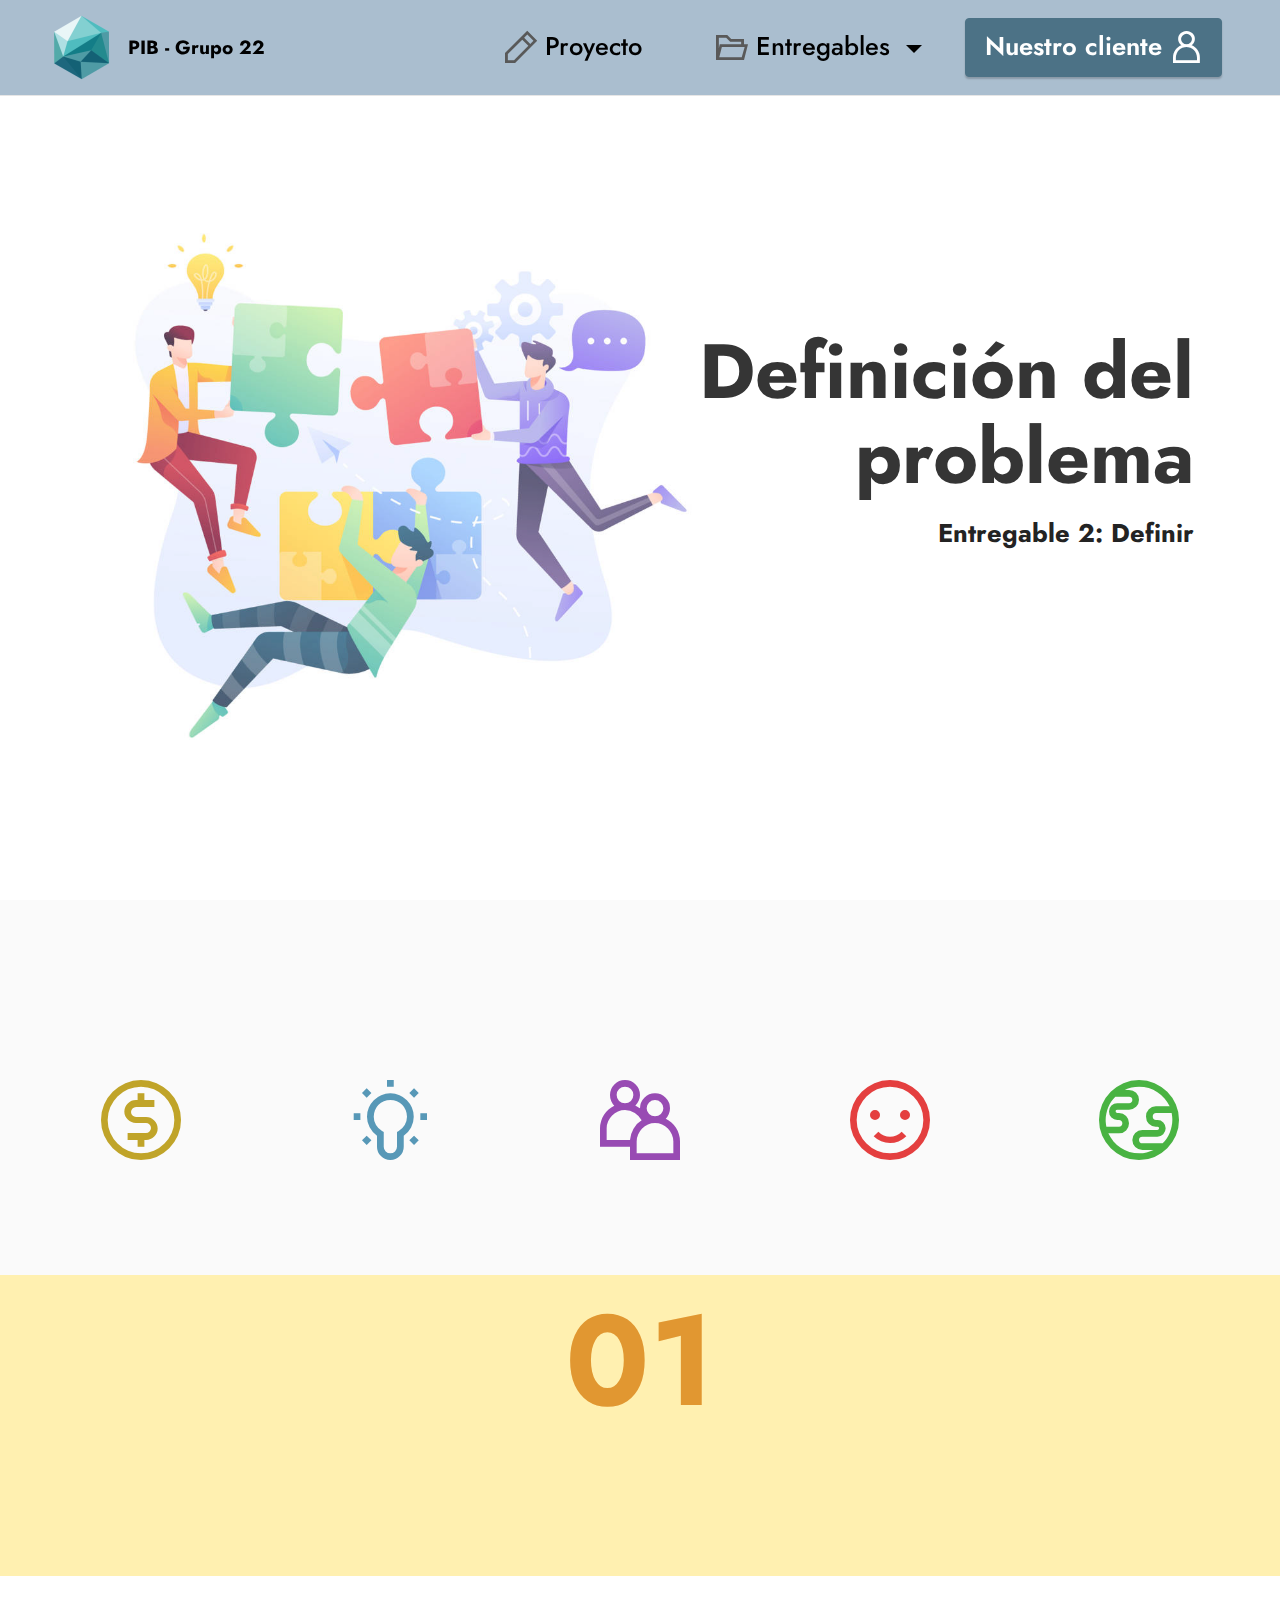
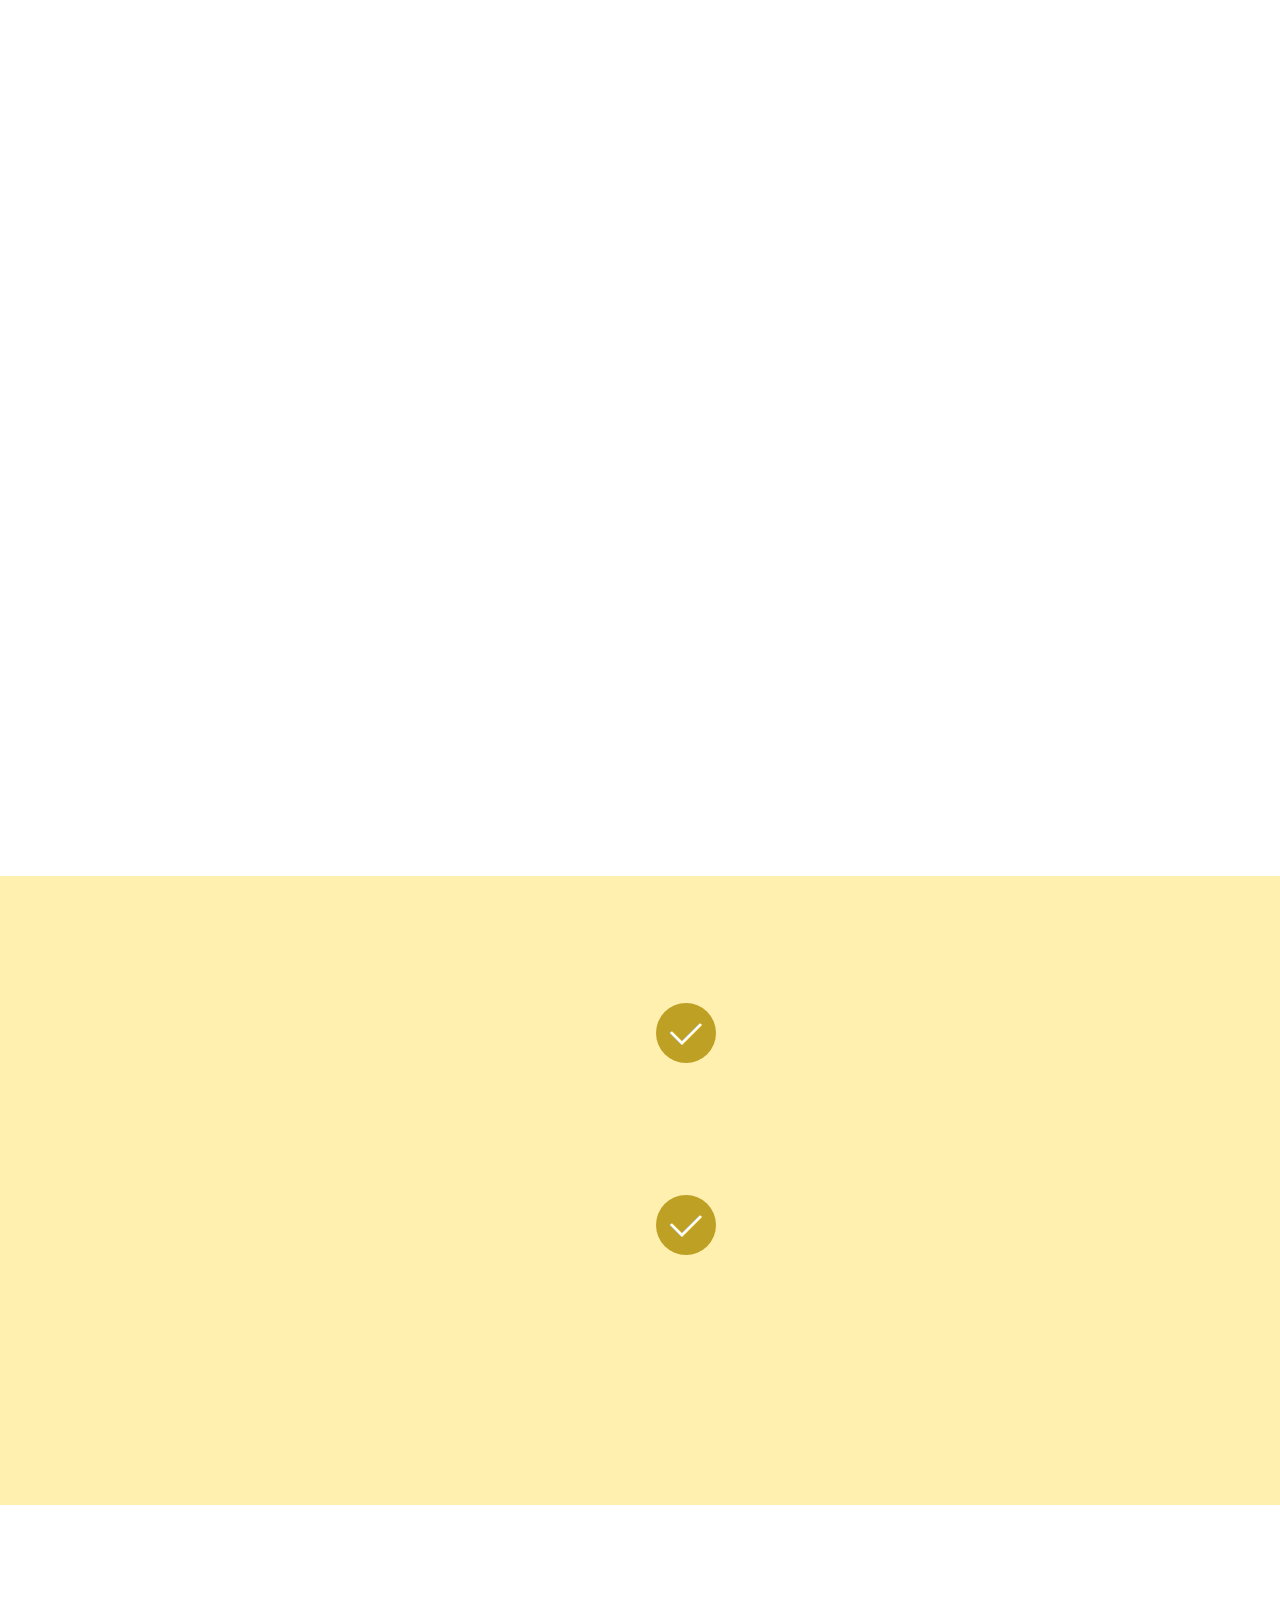
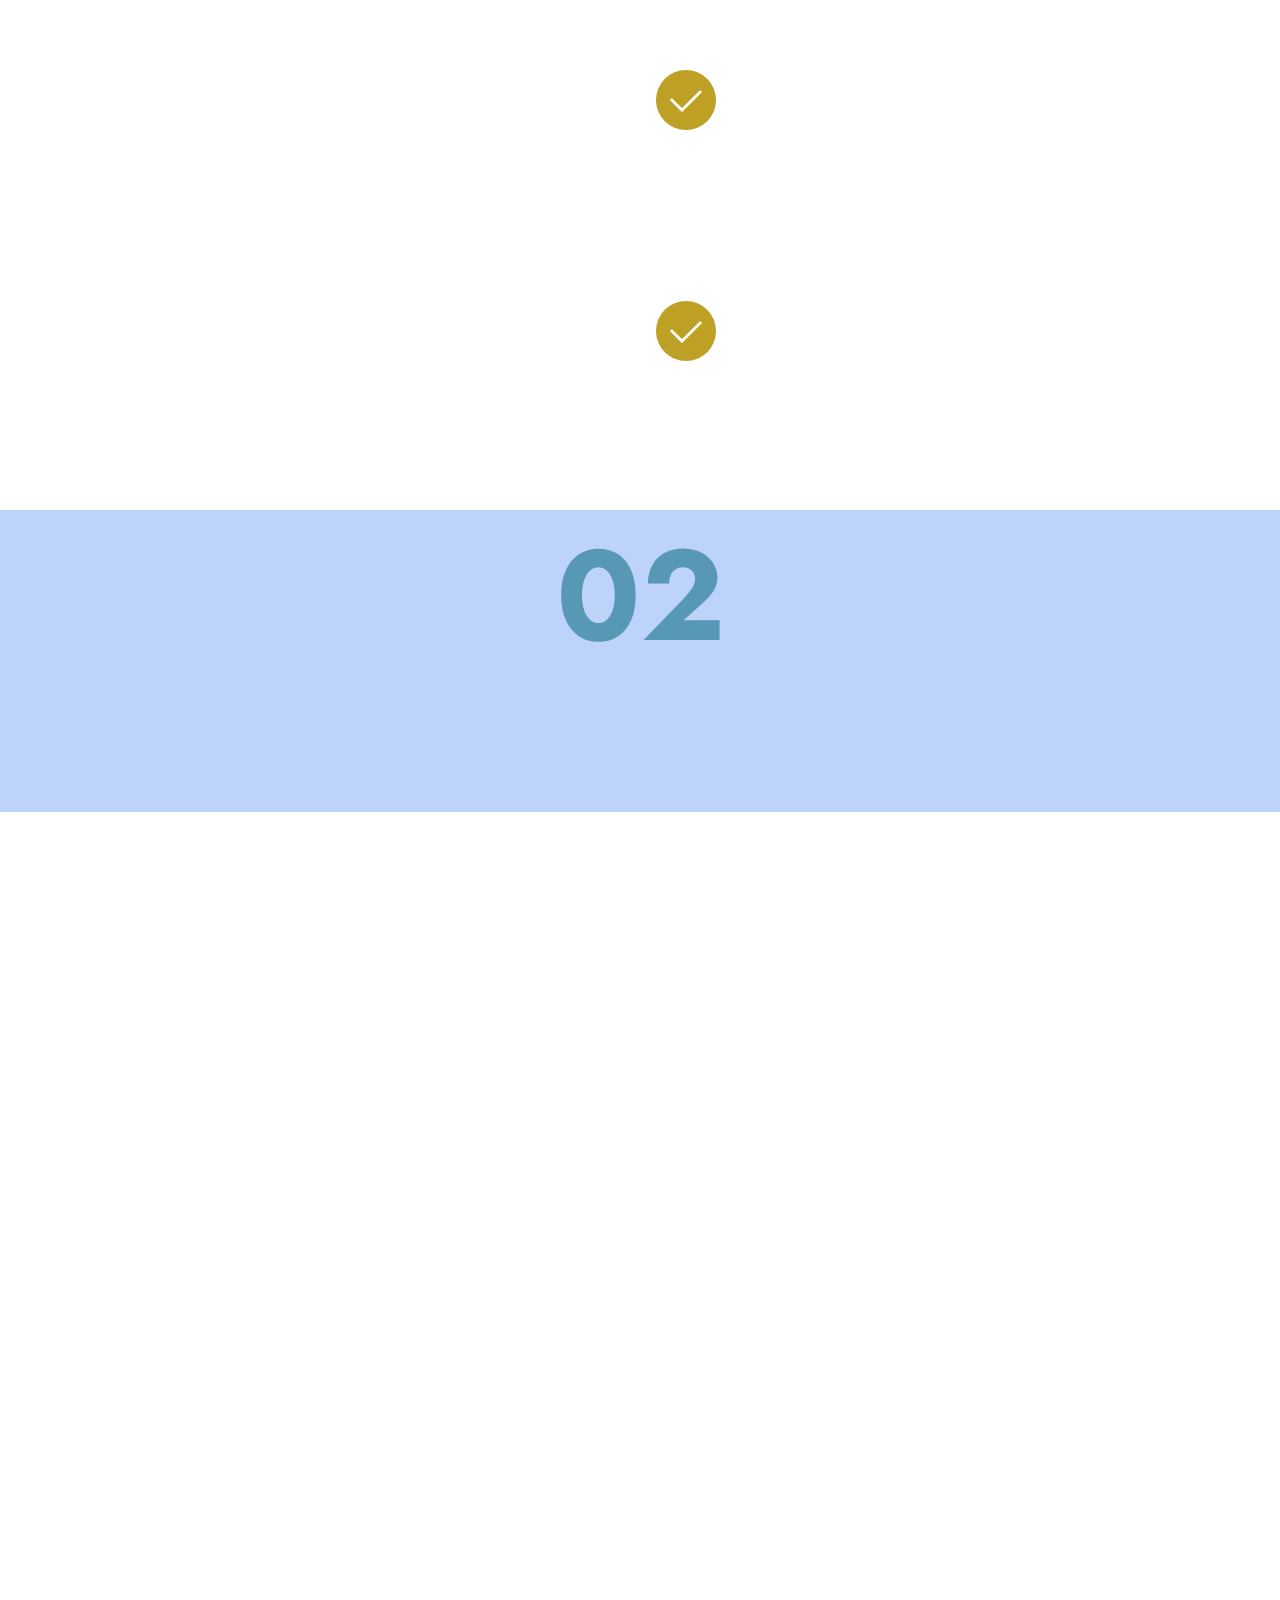
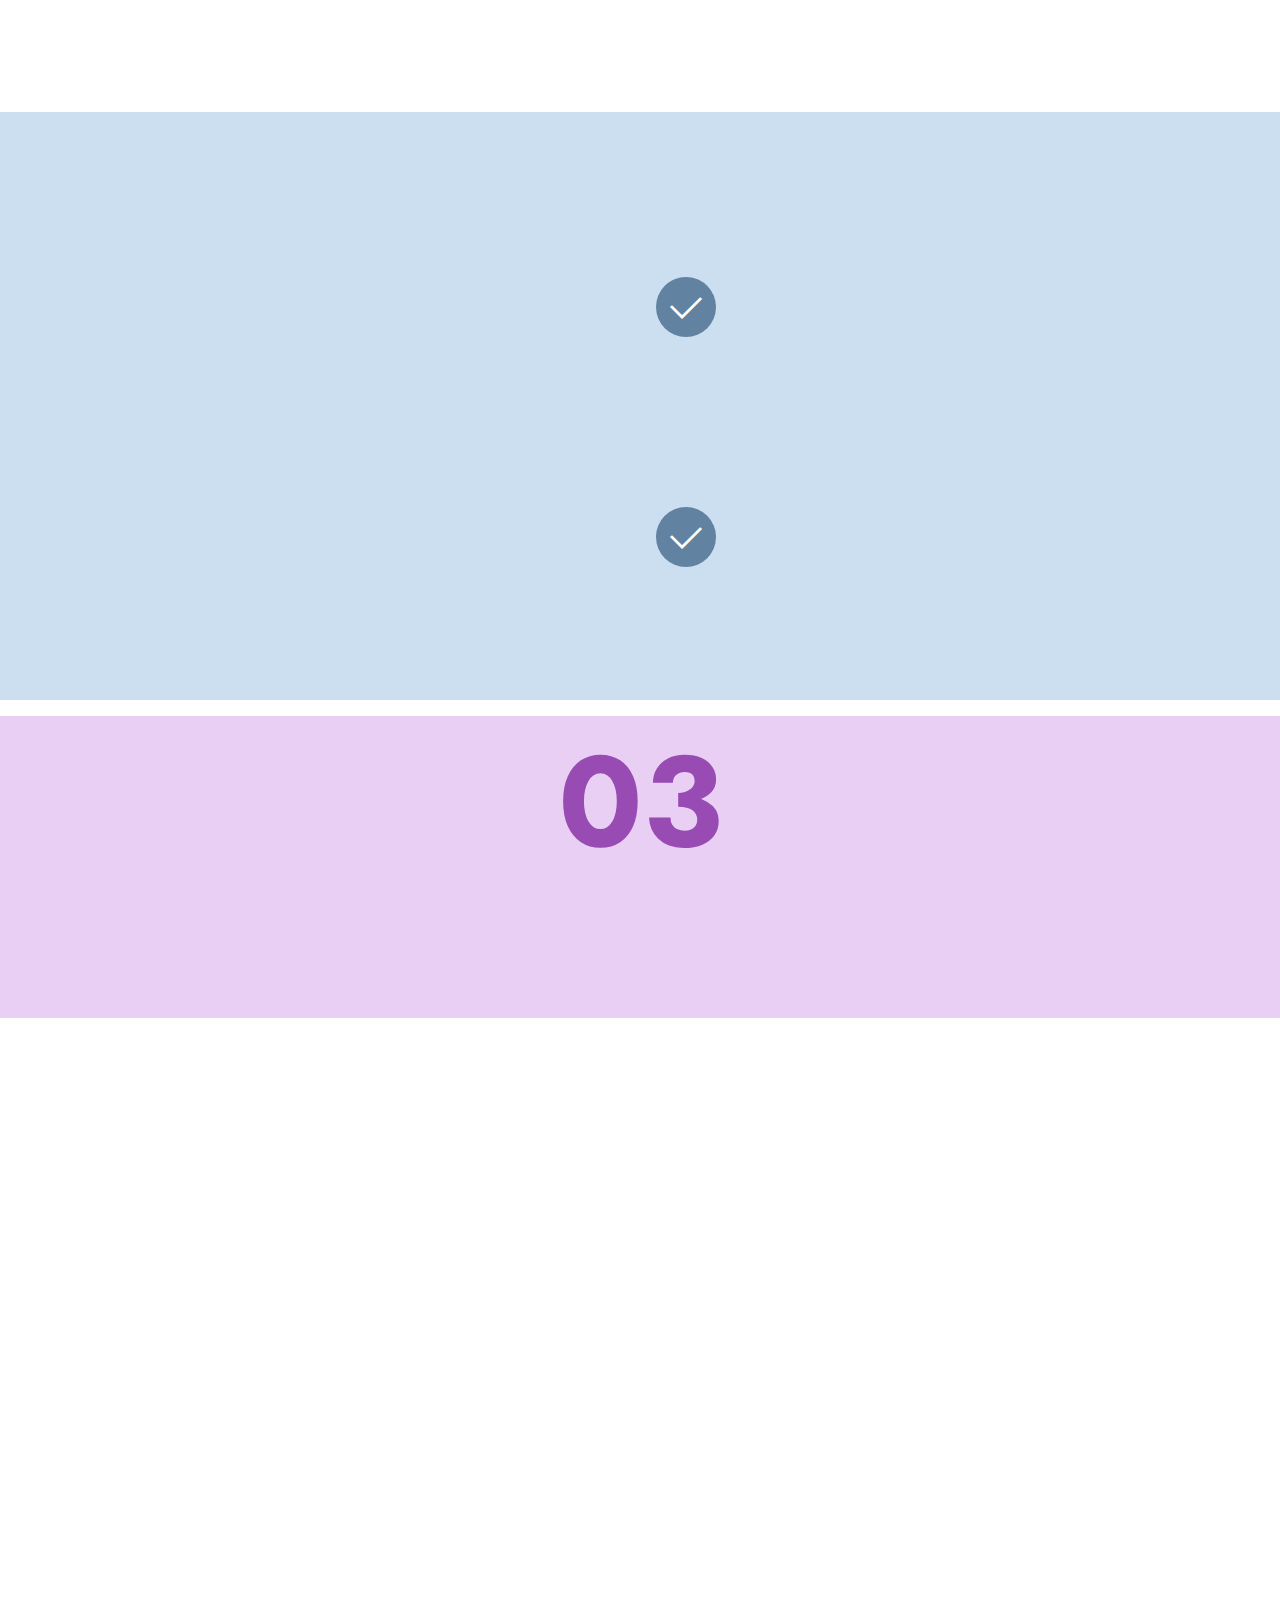
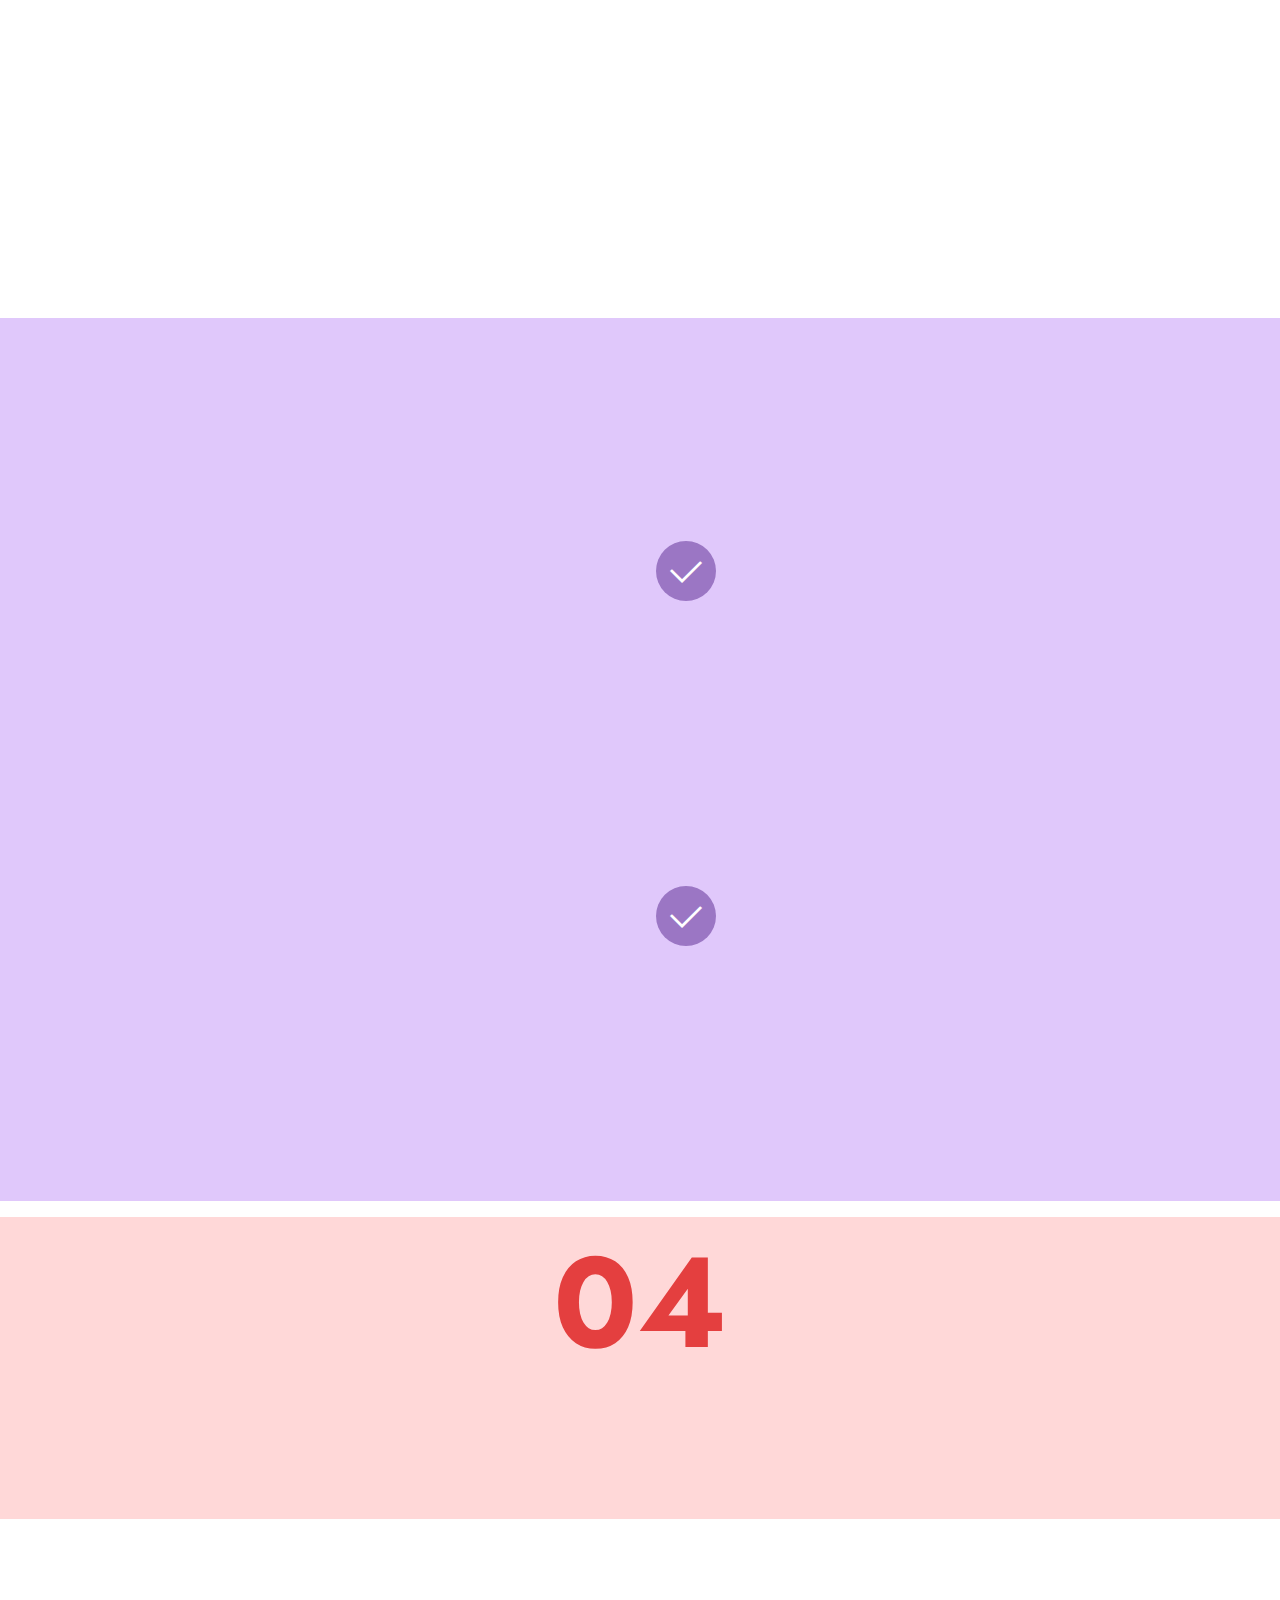
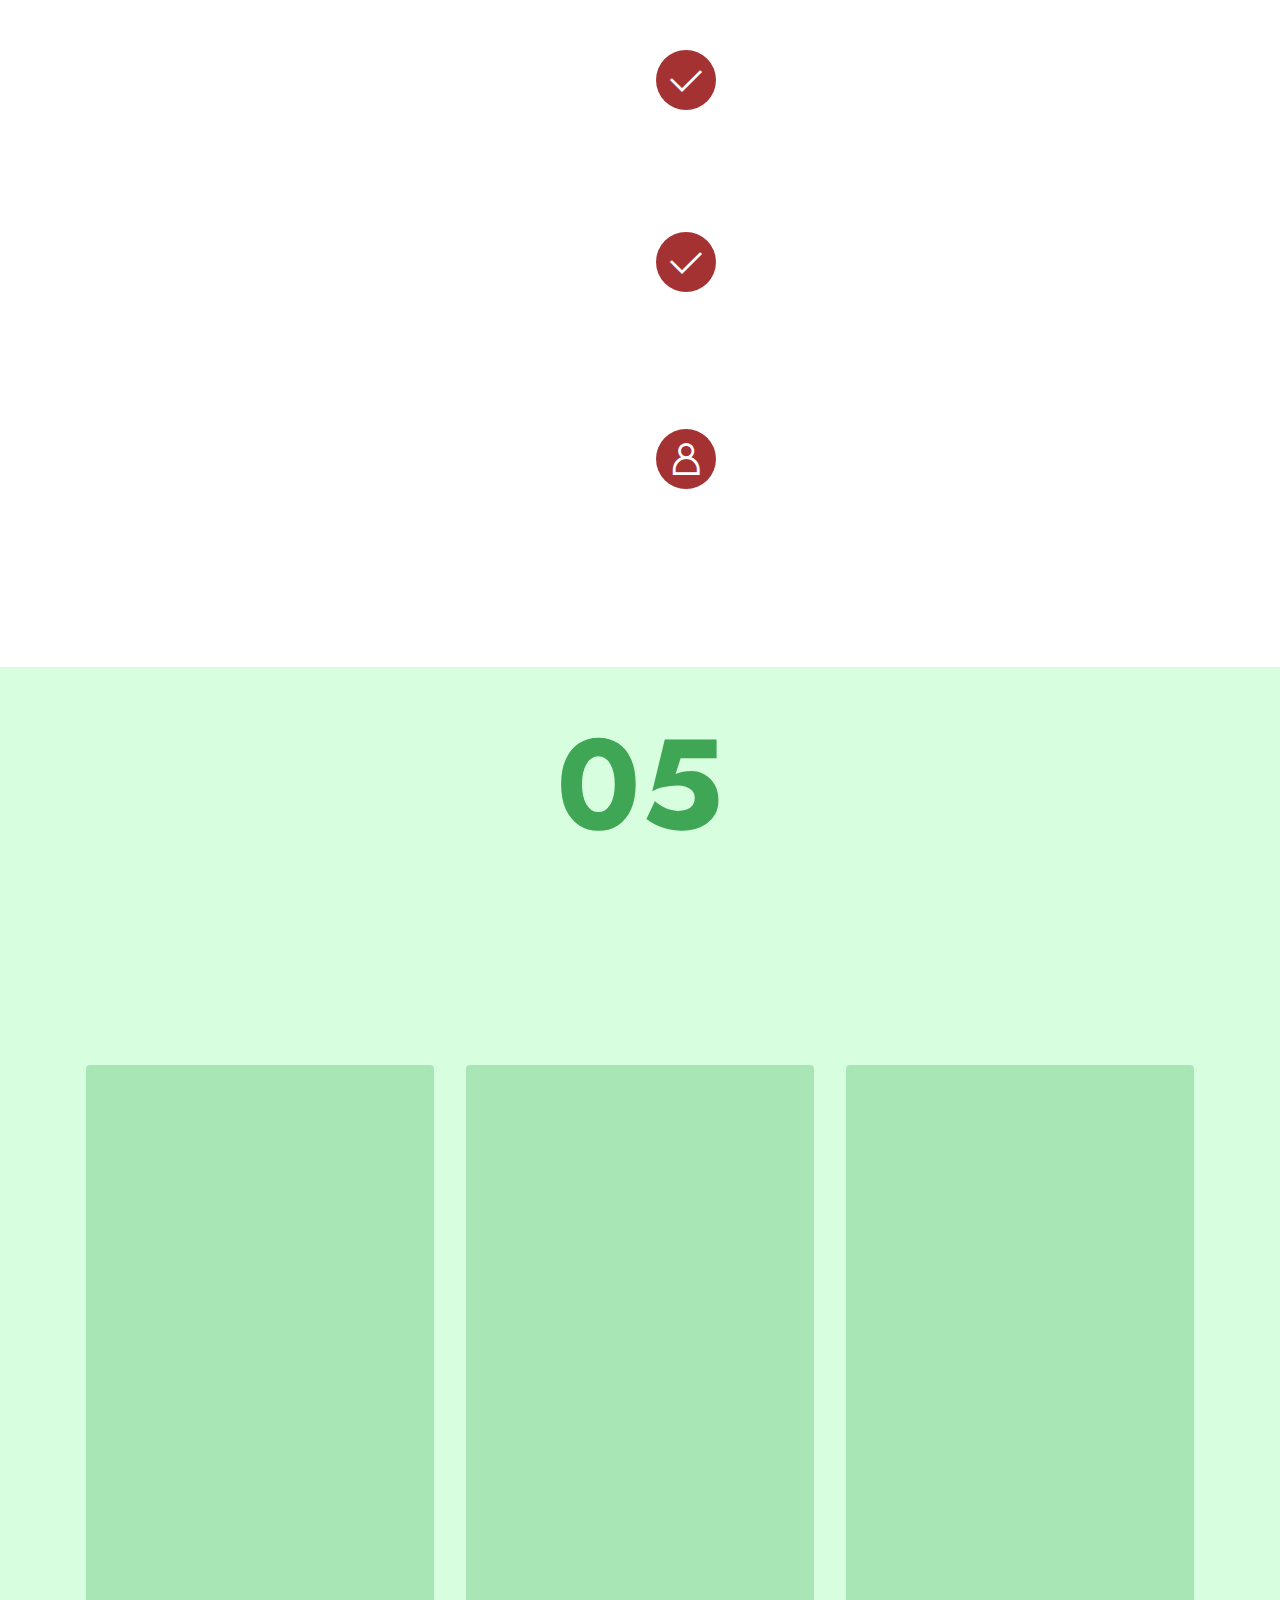
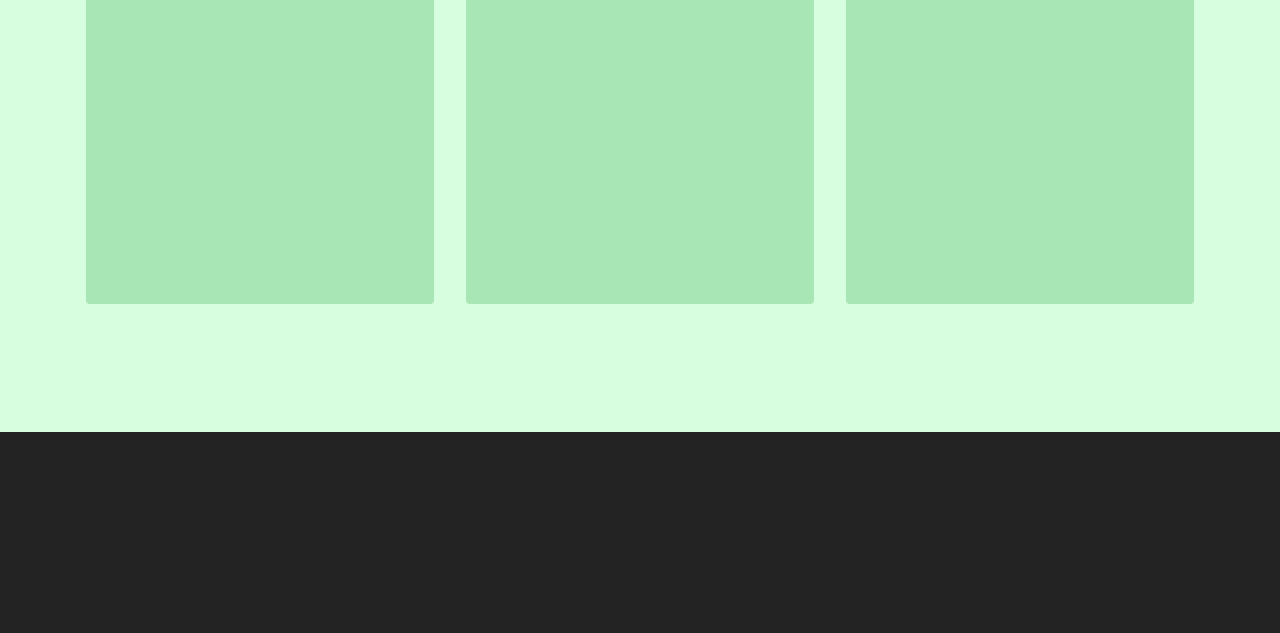
<file: page3.html>
<!DOCTYPE html>
<html  >
<head>
  <!-- Site made with Mobirise Website Builder v5.0.29, https://mobirise.com -->
  <meta charset="UTF-8">
  <meta http-equiv="X-UA-Compatible" content="IE=edge">
  <meta name="generator" content="Mobirise v5.0.29, mobirise.com">
  <meta name="viewport" content="width=device-width, initial-scale=1, minimum-scale=1">
  <link rel="shortcut icon" href="assets/images/unnamed-134x134.png" type="image/x-icon">
  <meta name="description" content="">
  
  
  <title>Entregable 2: Definir</title>
  <link rel="stylesheet" href="assets/web/assets/mobirise-icons2/mobirise2.css">
  <link rel="stylesheet" href="assets/tether/tether.min.css">
  <link rel="stylesheet" href="assets/bootstrap/css/bootstrap.min.css">
  <link rel="stylesheet" href="assets/bootstrap/css/bootstrap-grid.min.css">
  <link rel="stylesheet" href="assets/bootstrap/css/bootstrap-reboot.min.css">
  <link rel="stylesheet" href="assets/dropdown/css/style.css">
  <link rel="stylesheet" href="assets/animatecss/animate.css">
  <link rel="stylesheet" href="assets/socicon/css/styles.css">
  <link rel="stylesheet" href="assets/theme/css/style.css">
  <link rel="preload" as="style" href="assets/mobirise/css/mbr-additional.css"><link rel="stylesheet" href="assets/mobirise/css/mbr-additional.css" type="text/css">
  
  
  
  
</head>
<body>
  
  <section data-bs-version="5.1" class="menu cid-s48OLK6784" once="menu" id="menu1-1n">
    
    <nav class="navbar navbar-dropdown navbar-fixed-top navbar-expand-lg">
        <div class="container-fluid">
            <div class="navbar-brand">
                <span class="navbar-logo">
                    
                        <img src="assets/images/unnamed-134x134.png" alt="Mobirise" style="height: 4.2rem;">
                    
                </span>
                <span class="navbar-caption-wrap"><a class="navbar-caption text-success text-primary display-7" href="index.html">PIB - Grupo 22</a></span>
            </div>
            <button class="navbar-toggler" type="button" data-toggle="collapse" data-bs-toggle="collapse" data-target="#navbarSupportedContent" data-bs-target="#navbarSupportedContent" aria-controls="navbarNavAltMarkup" aria-expanded="false" aria-label="Toggle navigation">
                <div class="hamburger">
                    <span></span>
                    <span></span>
                    <span></span>
                    <span></span>
                </div>
            </button>
            <div class="collapse navbar-collapse" id="navbarSupportedContent">
                <ul class="navbar-nav nav-dropdown" data-app-modern-menu="true"><li class="nav-item"><a class="nav-link link text-success text-primary display-4" href="Caso_Tuberculosis.html" data-bs-auto-close="outside" aria-expanded="false" data-bs-toggle="dropdown"><span class="mobi-mbri mobi-mbri-edit-2 mbr-iconfont mbr-iconfont-btn" style="color: rgb(89, 89, 89);"></span>Proyecto&nbsp;</a></li><li class="nav-item dropdown"><a class="nav-link link text-success text-primary dropdown-toggle display-4" href="#" data-bs-auto-close="outside" aria-expanded="false" data-bs-toggle="dropdown" data-toggle="dropdown-submenu"><span class="mobi-mbri mobi-mbri-opened-folder mbr-iconfont mbr-iconfont-btn" style="color: rgb(89, 89, 89);"></span>Entregables&nbsp;</a><div class="dropdown-menu"><a class="text-success text-primary dropdown-item display-4" href="Lienzo de la propuesta de valor.html" data-bs-auto-close="outside" aria-expanded="false" data-bs-toggle="dropdown">Entregable 1: Empatizar&nbsp;</a><a class="text-success text-primary dropdown-item display-4" href="page3.html" data-bs-auto-close="outside" aria-expanded="false" data-bs-toggle="dropdown">Entregable 2: Definir</a><a class="text-success text-primary dropdown-item display-4" href="page4.html" data-bs-auto-close="outside" aria-expanded="false" data-bs-toggle="dropdown">Entregable 3: Idear<br></a><a class="text-success text-primary dropdown-item display-4" href="page5.html" data-bs-auto-close="outside" aria-expanded="false" data-bs-toggle="dropdown">Entregable 4: Prototipar</a></div></li></ul>
                
                <div class="navbar-buttons mbr-section-btn"><a class="btn btn-info display-4" href="page6.html"><span class="mobi-mbri mobi-mbri-user mbr-iconfont mbr-iconfont-btn"></span>Nuestro cliente</a></div>
            </div>
        </div>
    </nav>

</section>

<section class="engine"><a href="https://mobirise.info/d">free website maker</a></section><section class="header3 cid-sR3fcgJcJZ mbr-fullscreen" id="header3-1z">

    

    <div class="mbr-overlay" style="opacity: 0.2; background-color: rgb(255, 255, 255);"></div>

    <div class="align-center container">
        <div class="row justify-content-end">
            <div class="col-12 col-lg-6">
                <h1 class="mbr-section-title mbr-fonts-style mb-3 display-1"><strong>Definición del problema</strong></h1>
                
                <p class="mbr-text mbr-fonts-style display-4"><strong>Entregable 2: Definir</strong></p>
                
            </div>
        </div>
    </div>
</section>

<section class="features13 cid-sR3mRg4Pk6" id="features14-22">
    

    
    <div class="container-fluid">
        <div class="row">
            <div class="col-12">
                <h3 class="mbr-section-title align-center mb-4 mbr-fonts-style display-1"><strong>Ámbitos</strong></h3>
            </div>
            <div class="card col-12 col-md-4 col-lg-2 p-3">
                <div class="card-wrapper">
                    <div class="card-box align-center">
                        <span class="mbr-iconfont mobi-mbri-cash mobi-mbri" style="color: rgb(192, 164, 41); fill: rgb(192, 164, 41);"></span>
                        <h4 class="card-title align-center mbr-black mbr-fonts-style display-4">
                            <a href="page3.html#features22-23" class="text-black">Económico</a></h4>
                    </div>
                </div>
            </div>
            <div class="card p-3 col-12 col-md-4 col-lg-2">
                <div class="card-wrapper">
                    <div class="card-box align-center">
                        <span class="mbr-iconfont mobi-mbri-idea mobi-mbri" style="color: rgb(87, 152, 183); fill: rgb(87, 152, 183);"></span>
                        <h4 class="card-title align-center mbr-black mbr-fonts-style display-4">
                            <a href="page3.html#features22-2b" class="text-black">Psicológico</a></h4>
                    </div>
                </div>
            </div>
            <div class="card p-3 col-12 col-md-4 col-lg-2">
                <div class="card-wrapper">
                    <div class="card-box align-center">
                        <span class="mbr-iconfont mobi-mbri-users mobi-mbri" style="color: rgb(152, 75, 179); fill: rgb(152, 75, 179);"></span>
                        <h4 class="card-title align-center mbr-black mbr-fonts-style display-4">
                            <strong><a href="page3.html#features22-2d" class="text-black">Social</a></strong></h4>
                    </div>
                </div>
            </div>
            <div class="card p-3 col-12 col-md-4 col-lg-2">
                <div class="card-wrapper">
                    <div class="card-box align-center">
                        <span class="mbr-iconfont mobi-mbri-smile-face mobi-mbri" style="color: rgb(228, 63, 63); fill: rgb(228, 63, 63);"></span>
                        <h4 class="card-title align-center mbr-black mbr-fonts-style display-4">
                            <strong><a href="page3.html#features22-2e" class="text-black">Salud</a></strong></h4>
                    </div>
                </div>
            </div>
            <div class="card p-3 col-12 col-md-4 col-lg-2">
                <div class="card-wrapper">
                    <div class="card-box align-center">
                        <span class="mbr-iconfont mobi-mbri-globe mobi-mbri" style="color: rgb(73, 179, 66); fill: rgb(73, 179, 66);"></span>
                        <h4 class="card-title align-center mbr-black mbr-fonts-style display-4">
                            <strong><a href="page3.html#features22-2f" class="text-black">Ambiental</a></strong></h4>
                    </div>
                </div>
            </div>
            
        </div>
    </div>
</section>

<section class="features21 cid-sR3onTrJSf" id="features22-23">

    
    
    <div class="container-fluid">
        <div class="row justify-content-center">
            <div class="col-12 col-md-6">
                <div class="item mbr-flex">
                    <div class="icon-box w-100">
                        <span class="step-number mbr-fonts-style display-2">01</span>
                    </div>
                    <div class="text-box">
                        <h4 class="icon-title card-title mbr-black mbr-fonts-style display-2">
                            <strong>Ámbito económico</strong></h4>
                        
                        
                    </div>
                </div>
                
                
                
                
                
                
                
            </div>
        </div>
    </div>
</section>

<section class="image3 cid-sRa7P6JPvF mbr-fullscreen" id="image3-4u">
    

    

    <div class="container-fluid">
        <div class="row justify-content-center">
            <div class="col-12 col-lg-12">
                <div class="image-wrapper">
                    <img src="assets/images/examen-parcial-pib-1-1920x1080.png" alt="Mobirise">
                    
                </div>
            </div>
        </div>
    </div>
</section>

<section class="features12 cid-sRa8O4LVq8" id="features13-4w">

    
    
    <div class="container">
        <div class="row justify-content-center">
            <div class="col-12 col-lg-6">
                <div class="card-wrapper">
                    <div class="card-box align-left">
                        <h4 class="card-title mbr-fonts-style mb-4 display-2">
                            <strong>Reducción del presupuesto asignado para medicamentos y equipos de laboratorio contra TB</strong></h4>
                        <p class="mbr-text mbr-fonts-style mb-4 display-7">
                            Presupuesto 2021: 4,785,519 soles&nbsp;<br>Presupuesto 2020: 6,010,704 soles<br>Presupuesto 2019: 7,370,400 soles<br>Presupuesto 2018: 14,983,689 soles<br><br><a href="https://apps5.mineco.gob.pe/transparencia/mensual/" class="text-warning">Fuente</a></p>
                        
                    </div>
                </div>
            </div>
            <div class="col-12 col-lg-6">
                <div class="item mbr-flex">
                    <div class="icon-box">
                        <span class="mbr-iconfont mobi-mbri-success mobi-mbri"></span>
                    </div>
                    <div class="text-box">
                        <h4 class="icon-title mbr-black mbr-fonts-style display-7">
                            <strong>Comparación con estándares</strong></h4>
                        <h5 class="icon-text mbr-black mbr-fonts-style display-4">La diferencia entre el 2018 y 2021 es de aproximadamente 10 millones de soles.&nbsp;</h5>
                    </div>
                </div>
                <div class="item mbr-flex">
                    <div class="icon-box">
                        <span class="mbr-iconfont mobi-mbri-success mobi-mbri"></span>
                    </div>
                    <div class="text-box">
                        <h4 class="icon-title mbr-black mbr-fonts-style display-7">
                            <strong>Notas/conclusiones</strong></h4>
                        <h5 class="icon-text mbr-black mbr-fonts-style display-4">A pesar de la disminución de casos de TB en una pequeña proporción, el presupuesto ha bajado significativamente con el pasar de los años.&nbsp;</h5>
                    </div>
                </div>
                
            </div>
        </div>
    </div>
</section>

<section class="features12 cid-sRaGQTkhrM" id="features13-5q">

    
    
    <div class="container">
        <div class="row justify-content-center">
            <div class="col-12 col-lg-6">
                <div class="card-wrapper">
                    <div class="card-box align-left">
                        <h4 class="card-title mbr-fonts-style mb-4 display-2">
                            <strong>Gasto por la compra de materia prima para la fabricación de equipo de protección contra TB</strong></h4>
                        <p class="mbr-text mbr-fonts-style mb-4 display-7">186 000 mascarillas x 2 dólares el kg de material requerido = 372 000 dólares&nbsp;<br><br><a href="https://www.fibeco.pl/es/melt-blown/" class="text-warning">Fuente</a></p>
                        
                    </div>
                </div>
            </div>
            <div class="col-12 col-lg-6">
                <div class="item mbr-flex">
                    <div class="icon-box">
                        <span class="mbr-iconfont mobi-mbri-success mobi-mbri"></span>
                    </div>
                    <div class="text-box">
                        <h4 class="icon-title mbr-black mbr-fonts-style display-7">
                            <strong>Comparación con estándares</strong></h4>
                        <h5 class="icon-text mbr-black mbr-fonts-style display-4">Cada año se detectan nuevos casos de TB, por lo que la demanda de producción de mascarillas aún representa un mayor gasto.&nbsp;</h5>
                    </div>
                </div>
                <div class="item mbr-flex">
                    <div class="icon-box">
                        <span class="mbr-iconfont mobi-mbri-success mobi-mbri"></span>
                    </div>
                    <div class="text-box">
                        <h4 class="icon-title mbr-black mbr-fonts-style display-7">
                            <strong>Notas/conclusiones</strong></h4>
                        <h5 class="icon-text mbr-black mbr-fonts-style display-4">Los médicos requieren de mayores medidas de proteccción tanto para proteger a los pacientes y evitar propagar la enfermedad</h5>
                    </div>
                </div>
                
            </div>
        </div>
    </div>
</section>

<section class="features21 cid-sR3pLrqADq" id="features22-2b">

    
    
    <div class="container">
        <div class="row justify-content-center">
            <div class="col-12 col-md-8">
                <div class="item mbr-flex">
                    <div class="icon-box w-100">
                        <span class="step-number mbr-fonts-style display-1">02</span>
                    </div>
                    <div class="text-box">
                        <h4 class="icon-title card-title mbr-black mbr-fonts-style display-2"><strong>Ámbito psicológico</strong></h4>
                        
                        
                    </div>
                </div>
                
                
                
                
                
                
                
            </div>
        </div>
    </div>
</section>

<section class="image3 cid-sRa8BKMNps mbr-fullscreen" id="image3-4v">
    

    

    <div class="container-fluid">
        <div class="row justify-content-center">
            <div class="col-12 col-lg-12">
                <div class="image-wrapper">
                    <img src="assets/images/examen-parcial-pib-2-1920x1080.png" alt="Mobirise">
                    
                </div>
            </div>
        </div>
    </div>
</section>

<section class="features12 cid-sRa8PiRQG4" id="features13-4x">

    
    
    <div class="container">
        <div class="row justify-content-center">
            <div class="col-12 col-lg-6">
                <div class="card-wrapper">
                    <div class="card-box align-left">
                        <h4 class="card-title mbr-fonts-style mb-4 display-2">
                            <strong>Baja autoestima e inseguridad</strong></h4>
                        <p class="mbr-text mbr-fonts-style mb-4 display-7">
                            El 48% de los pacientes con TB registra un nivel de autoestima medio a bajo.&nbsp;<br><br><a href="http://repositorio.uwiener.edu.pe/bitstream/handle/123456789/1794/TITULO%20-%20Espinoza%20Espinoza%2c%20%20Luz%20Silvana.pdf?sequence=1&isAllowed=y     " class="text-info">Fuente</a></p>
                        
                    </div>
                </div>
            </div>
            <div class="col-12 col-lg-6">
                <div class="item mbr-flex">
                    <div class="icon-box">
                        <span class="mbr-iconfont mobi-mbri-success mobi-mbri"></span>
                    </div>
                    <div class="text-box">
                        <h4 class="icon-title mbr-black mbr-fonts-style display-7"><strong>Comparación con estándares</strong></h4>
                        <h5 class="icon-text mbr-black mbr-fonts-style display-4">Incremento de gastos en tratamiento psicológico: costos adicionales que afectan la estabilidad económica del paciente.&nbsp;</h5>
                    </div>
                </div>
                <div class="item mbr-flex">
                    <div class="icon-box">
                        <span class="mbr-iconfont mobi-mbri-success mobi-mbri"></span>
                    </div>
                    <div class="text-box">
                        <h4 class="icon-title mbr-black mbr-fonts-style display-7">
                            <strong>Notas/conclusiones</strong></h4>
                        <h5 class="icon-text mbr-black mbr-fonts-style display-4">Debilitación de autoestima por el enfrentamiento a nuevas situaciones: discriminación, aislamiento, rechazo, entre otros.&nbsp;</h5>
                    </div>
                </div>
                
            </div>
        </div>
    </div>
</section>

<section class="content4 cid-sRaYZTjBeV" id="content4-5x">
    
    <div class="container">
        <div class="row justify-content-center">
            <div class="title col-md-12 col-lg-10">
                
                
                
            </div>
        </div>
    </div>
</section>

<section class="features21 cid-sR3pM5hSpu" id="features22-2d">

    
    
    <div class="container">
        <div class="row justify-content-center">
            <div class="col-12 col-md-8">
                <div class="item mbr-flex">
                    <div class="icon-box w-100">
                        <span class="step-number mbr-fonts-style display-1">03</span>
                    </div>
                    <div class="text-box">
                        <h4 class="icon-title card-title mbr-black mbr-fonts-style display-2">
                            <strong>Ámbito social</strong></h4>
                        
                        
                    </div>
                </div>
                
                
                
                
                
                
                
            </div>
        </div>
    </div>
</section>

<section class="image3 cid-sRa9ppeJh9 mbr-fullscreen" id="image3-4y">
    

    

    <div class="container-fluid">
        <div class="row justify-content-center">
            <div class="col-12 col-lg-12">
                <div class="image-wrapper">
                    <img src="assets/images/examen-parcial-pib-3-1920x1080.png" alt="Mobirise">
                    
                </div>
            </div>
        </div>
    </div>
</section>

<section class="content4 cid-sRb0OviFio" id="content4-5z">
    
    <div class="container">
        <div class="row justify-content-center">
            <div class="title col-md-12 col-lg-10">
                
                
                
            </div>
        </div>
    </div>
</section>

<section class="features12 cid-sRaIPLYsPr" id="features13-5s">

    
    
    <div class="container">
        <div class="row justify-content-center">
            <div class="col-12 col-lg-6">
                <div class="card-wrapper">
                    <div class="card-box align-left">
                        <h4 class="card-title mbr-fonts-style mb-4 display-2">
                            <strong>Limitación laboral del personal médico en centros de salud</strong></h4>
                        <p class="mbr-text mbr-fonts-style mb-4 display-7">
                            En el año 2015, se reportaron 126 casos de TB del personal de salud en la ciudad de Lima. En el año 2019 se reportó un déficit con 142 casos. (no se consideran estadísticas del 2020 porque no hubo continuidad de intervenciones) FUENTE: MINSA.&nbsp;</p>
                        
                    </div>
                </div>
            </div>
            <div class="col-12 col-lg-6">
                <div class="item mbr-flex">
                    <div class="icon-box">
                        <span class="mbr-iconfont mobi-mbri-success mobi-mbri"></span>
                    </div>
                    <div class="text-box">
                        <h4 class="icon-title mbr-black mbr-fonts-style display-7">
                            <strong>Comparación con estándares</strong></h4>
                        <h5 class="icon-text mbr-black mbr-fonts-style display-4">Se puede apreciar un déficit de casos a partir de los porcentajes dados entre el año 2015 y 2019, sin embargo, es probable que
 las consecuencias de la pandemia de COVID-19 dejen un impacto profundo y duradero en el diagnóstico y
&nbsp;<span style="font-size: 1.6rem;">el control de la tuberculosis.&nbsp;</span></h5>
                    </div>
                </div>
                <div class="item mbr-flex">
                    <div class="icon-box">
                        <span class="mbr-iconfont mobi-mbri-success mobi-mbri"></span>
                    </div>
                    <div class="text-box">
                        <h4 class="icon-title mbr-black mbr-fonts-style display-7">
                            <strong>Proyección</strong></h4>
                        <h5 class="icon-text mbr-black mbr-fonts-style display-4"><div>Otros 6,3 millones de casos de tuberculosis entre 2020
</div><div>y 2025, y 1,4 millones de muertes por tuberculosis
&nbsp;<span style="font-size: 1.6rem;">adicionales durante este tiempo. Paralelamente, esto causará un mayor número de contagiados dentro del grupo de personal médico.&nbsp;</span></div></h5>
                    </div>
                </div>
                
            </div>
        </div>
    </div>
</section>

<section class="content4 cid-sRb0VKSZcx" id="content4-60">
    
    <div class="container">
        <div class="row justify-content-center">
            <div class="title col-md-12 col-lg-10">
                
                
                
            </div>
        </div>
    </div>
</section>

<section class="features21 cid-sR3EK6s8HF" id="features22-2e">

    
    
    <div class="container">
        <div class="row justify-content-center">
            <div class="col-12 col-md-8">
                <div class="item mbr-flex">
                    <div class="icon-box w-100">
                        <span class="step-number mbr-fonts-style display-1">04</span>
                    </div>
                    <div class="text-box">
                        <h4 class="icon-title card-title mbr-black mbr-fonts-style display-2">
                            <strong>Ámbito salud&nbsp;</strong>
                        </h4>
                        
                        
                    </div>
                </div>
                
                
                
                
                
                
                
            </div>
        </div>
    </div>
</section>

<section class="features12 cid-sRaIZJX5v5" id="features13-5v">

    
    
    <div class="container">
        <div class="row justify-content-center">
            <div class="col-12 col-lg-6">
                <div class="card-wrapper">
                    <div class="card-box align-left">
                        <h4 class="card-title mbr-fonts-style mb-4 display-2">
                            <strong>Alteraciones espirométricas en pacientes con secuela pulmonar por TB&nbsp;</strong></h4>
                        <p class="mbr-text mbr-fonts-style mb-4 display-7">
                            Se hospitalizaron, 145 pacientes con secuela de TBP, siendo el motivo de hospitalización un cuadro de tos con expectoración purulenta en 110 (75,86%) pacientes, disnea en 108 (74,48%) pacientes y hemoptisis en 45 (31,03%) pacientes.</p>
                        
                    </div>
                </div>
            </div>
            <div class="col-12 col-lg-6">
                <div class="item mbr-flex">
                    <div class="icon-box">
                        <span class="mbr-iconfont mobi-mbri-success mobi-mbri"></span>
                    </div>
                    <div class="text-box">
                        <h4 class="icon-title mbr-black mbr-fonts-style display-7"></h4>
                        <h5 class="icon-text mbr-black mbr-fonts-style display-4">Las secuelas por el contagio de TB extienden el periodo de recuperación física y emocional del paciente. <br></h5>
                    </div>
                </div>
                <div class="item mbr-flex">
                    <div class="icon-box">
                        <span class="mbr-iconfont mobi-mbri-success mobi-mbri"></span>
                    </div>
                    <div class="text-box">
                        <h4 class="icon-title mbr-black mbr-fonts-style display-7"></h4>
                        <h5 class="icon-text mbr-black mbr-fonts-style display-4">En el caso de no recibir una adecuada rehabilitación pulmonar, incrementa el riesgo de no poder recuperar sus facultades y capacidades físicas.<br></h5>
                    </div>
                </div>
                <div class="item mbr-flex">
                    <div class="icon-box">
                        <span class="mbr-iconfont mobi-mbri-user mobi-mbri"></span>
                    </div>
                    <div class="text-box">
                        <h4 class="icon-title mbr-black mbr-fonts-style display-7"><strong>Falta de cobertura médica</strong></h4>
                        <h5 class="icon-text mbr-black mbr-fonts-style display-4">Altos costos para rehabilitación pulmonar, que no son cubiertos por el seguro médico</h5>
                    </div>
                </div>
            </div>
        </div>
    </div>
</section>

<section class="features21 cid-sR3EKU8s6j" id="features22-2f">

    
    
    <div class="container">
        <div class="row justify-content-center">
            <div class="col-12 col-md-7">
                <div class="item mbr-flex">
                    <div class="icon-box w-100">
                        <span class="step-number mbr-fonts-style display-1">05</span>
                    </div>
                    <div class="text-box">
                        <h4 class="icon-title card-title mbr-black mbr-fonts-style display-2">
                            <strong>Ámbito ambiental</strong>
                        </h4>
                        
                        
                    </div>
                </div>
                
                
                
                
                
                
                
            </div>
        </div>
    </div>
</section>

<section class="content3 cid-sRaJaP5rSy" id="content3-5w">
    
    
    <div class="container">
        
        <div class="row mt-4">
            <div class="item features-image сol-12 col-md-6 col-lg-4">
                <div class="item-wrapper">
                    <div class="item-img">
                        <img src="assets/images/450-1000-450x299.jpg" alt="" title="">
                    </div>
                    <div class="item-content">
                        <h5 class="item-title mbr-fonts-style display-4"><strong>Residuos no biodegradables de mascarillas</strong></h5>
                        
                        <p class="mbr-text mbr-fonts-style mt-3 display-7">Una mascarilla se descompone en un aproximado de 30 a 400 años.&nbsp;<br><br>El total de mascarillas que el Perú importó en el 2020 asendió a 1.180 millones de unidades.<br></p>
                    </div>
                    <div class="mbr-section-btn item-footer mt-2"><a href="https://www.rtve.es/noticias/20200703/guantes-mascarillas-productos-produccion-sanitaria-basura-del-coronavirus-puede-contaminar-durante-siglos/2025103.shtml" class="btn item-btn btn-secondary-outline display-7" target="_blank">Fuente</a></div>
                </div>
            </div>
            <div class="item features-image сol-12 col-md-6 col-lg-4">
                <div class="item-wrapper">
                    <div class="item-img">
                        <img src="assets/images/medicamentos-696x512.jpg" alt="" title="">
                    </div>
                    <div class="item-content">
                        <h5 class="item-title mbr-fonts-style display-4"><strong>Residuos de los medicamentos para combatir TB</strong></h5>
                        
                        <p class="mbr-text mbr-fonts-style mt-3 display-7">Las autoridades y  la  población  local  no tienen información  oportuna  de  los  efectos  toxicológicos  que  pueden  generar  estos  desechos en  el  medio  ambiente.&nbsp;<br><br><br>
                        </p>
                    </div>
                    <div class="mbr-section-btn item-footer mt-2"><a href="https://www.eltiempo.com/salud/que-hacer-con-los-medicamentos-viejos-276286" class="btn item-btn btn-secondary-outline display-7">Fuente</a></div>
                </div>
            </div>
            <div class="item features-image сol-12 col-md-6 col-lg-4">
                <div class="item-wrapper">
                    <div class="item-img">
                        <img src="assets/images/guantes-latex1-696x515.jpg" alt="" title="">
                    </div>
                    <div class="item-content">
                        <h5 class="item-title mbr-fonts-style display-4"><strong>Residuos no biodegradables de guantes de latex&nbsp;</strong></h5>
                        
                        <p class="mbr-text mbr-fonts-style mt-3 display-7">La demanda de guantes de examen se ha más que triplicado y la de guantes quirúrgicos también ha aumentado de forma considerable.&nbsp;<br><br>Un par de guantes quirúrgicos se descomponen en un aproximado de 30 a 400 años.&nbsp;</p>
                    </div>
                    <div class="mbr-section-btn item-footer mt-2"><a href="https://www.portafolio.co/economia/precios-de-los-guantes-desechables-se-disparan-por-la-pandemia-544316" class="btn item-btn btn-secondary-outline display-7" target="_blank">Fuente</a></div>
                </div>
            </div>

        </div>
    </div>
</section>

<section class="clients1 cid-sR8twQK0JH" id="clients1-3u">
    
    <div class="images-container container-fluid">
        <div class="mbr-section-head">
            
            
            
        </div>
        <div class="row justify-content-center mt-4">
            <div class="col-md-3 card">
                <img src="assets/images/logo-pucp-240x81.png" alt="">
            </div>
            <div class="col-md-3 card">
                <img src="assets/images/logo-cayetano-240x74.png" alt="">
            </div>
            
            
            
            
            
            
        </div>
    </div>
</section>


  <script src="assets/web/assets/jquery/jquery.min.js"></script>
  <script src="assets/popper/popper.min.js"></script>
  <script src="assets/tether/tether.min.js"></script>
  <script src="assets/bootstrap/js/bootstrap.min.js"></script>
  <script src="assets/smoothscroll/smooth-scroll.js"></script>
  <script src="assets/dropdown/js/nav-dropdown.js"></script>
  <script src="assets/dropdown/js/navbar-dropdown.js"></script>
  <script src="assets/touchswipe/jquery.touch-swipe.min.js"></script>
  <script src="assets/viewportchecker/jquery.viewportchecker.js"></script>
  <script src="assets/theme/js/script.js"></script>
  
  
  
 <div id="scrollToTop" class="scrollToTop mbr-arrow-up"><a style="text-align: center;"><i class="mbr-arrow-up-icon mbr-arrow-up-icon-cm cm-icon cm-icon-smallarrow-up"></i></a></div>
    <input name="animation" type="hidden">
  </body>
</html>
</file>
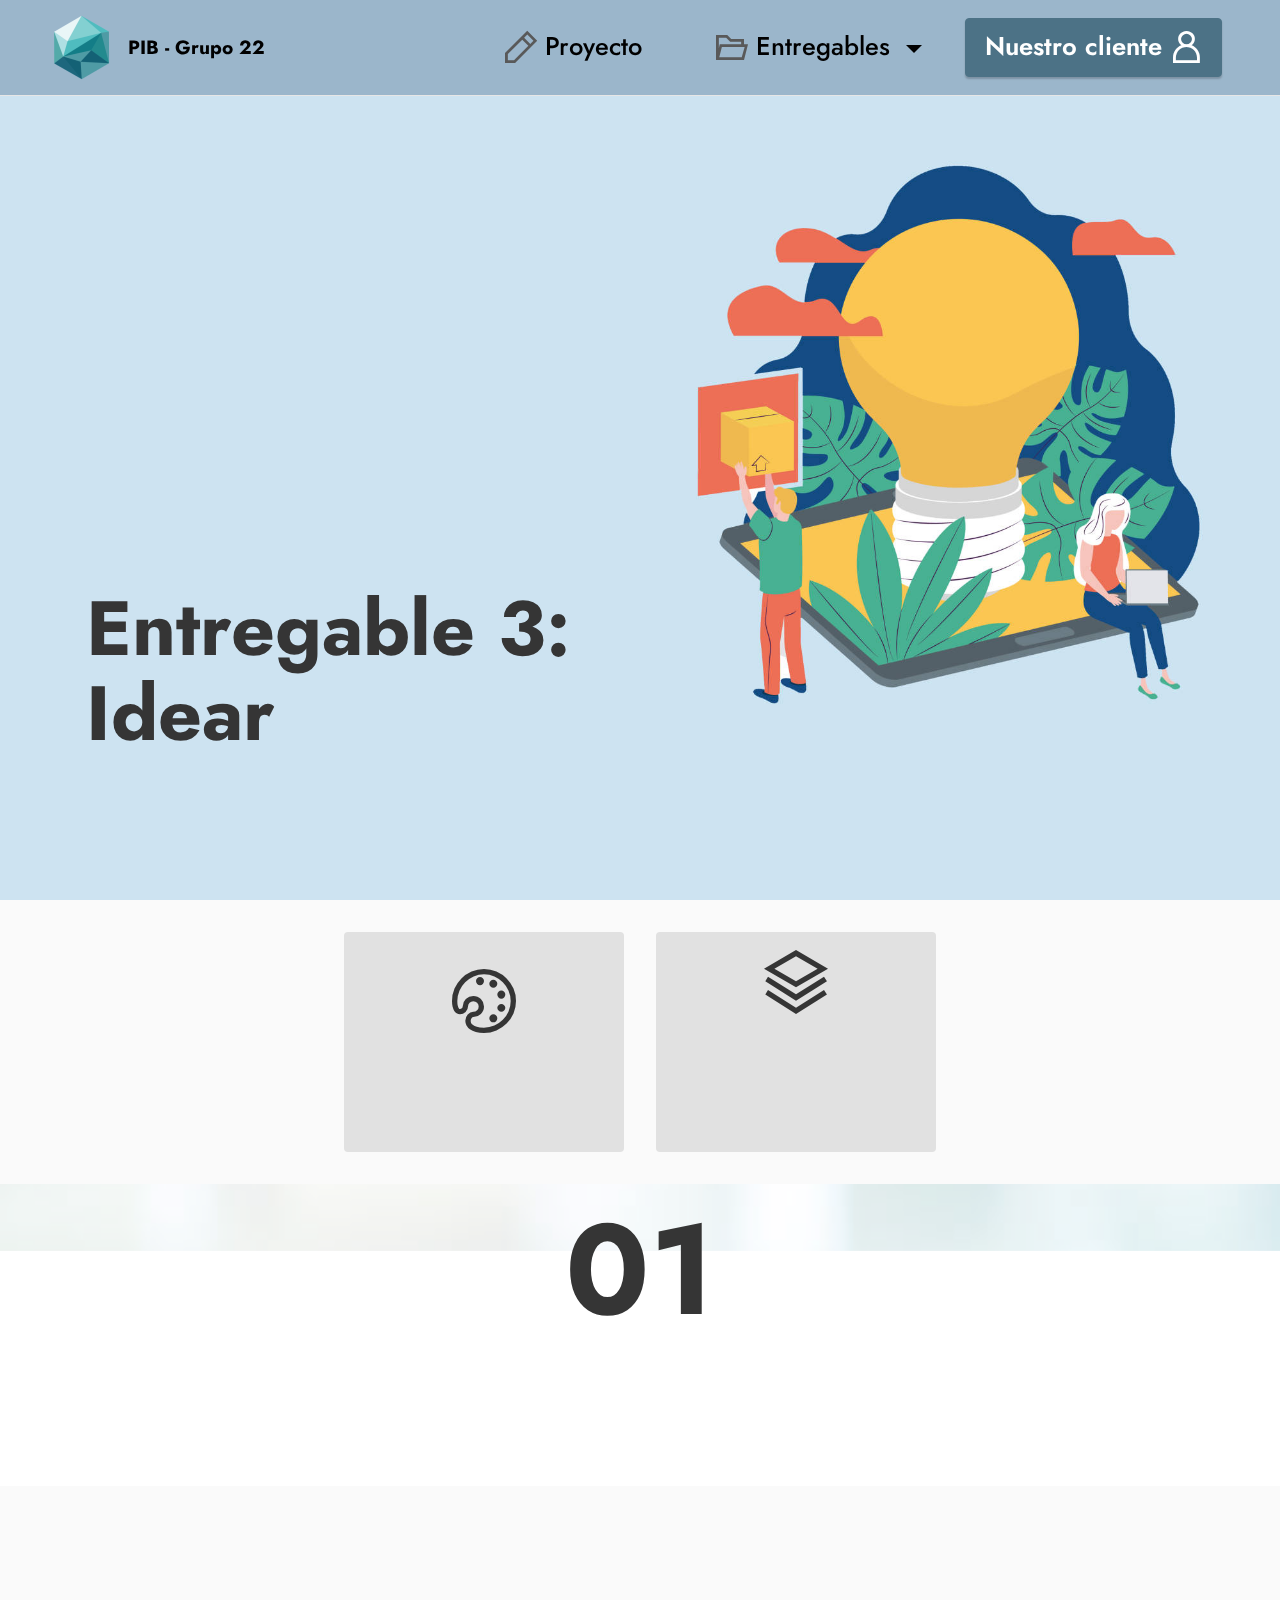
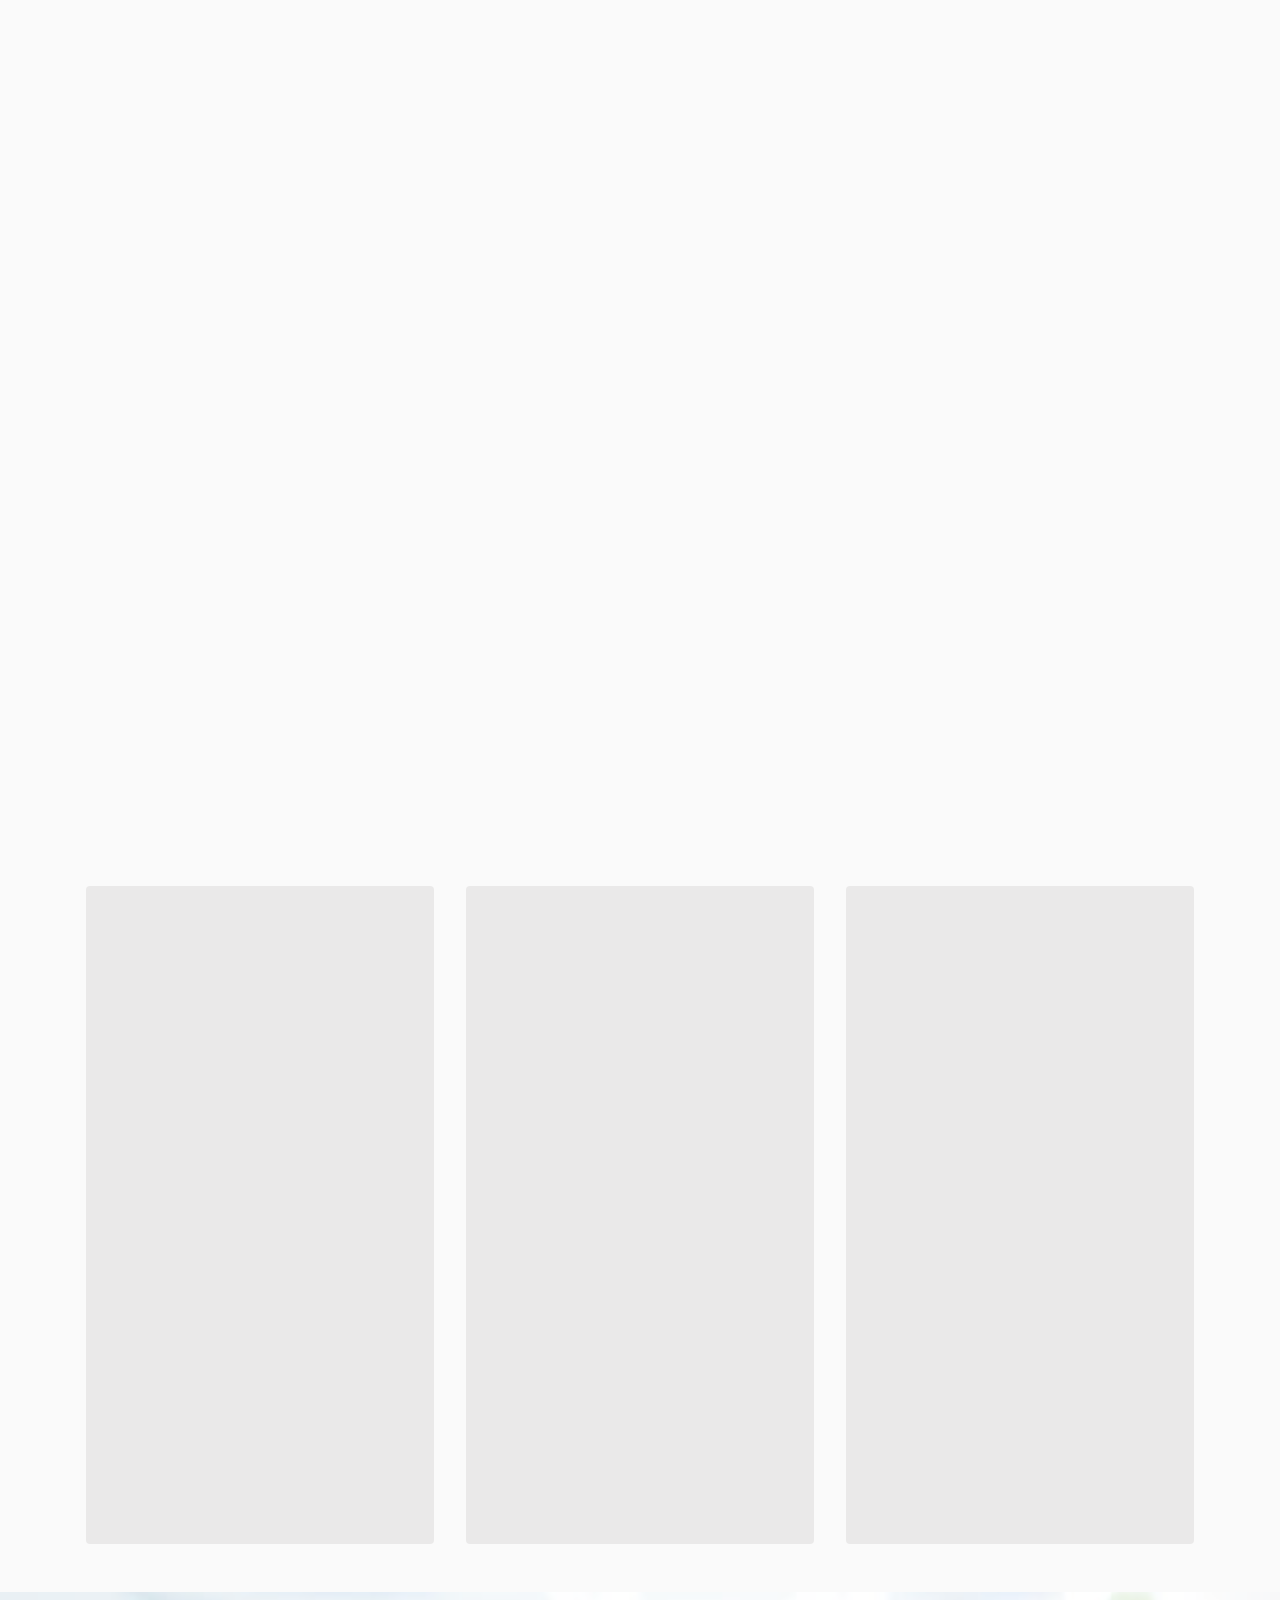
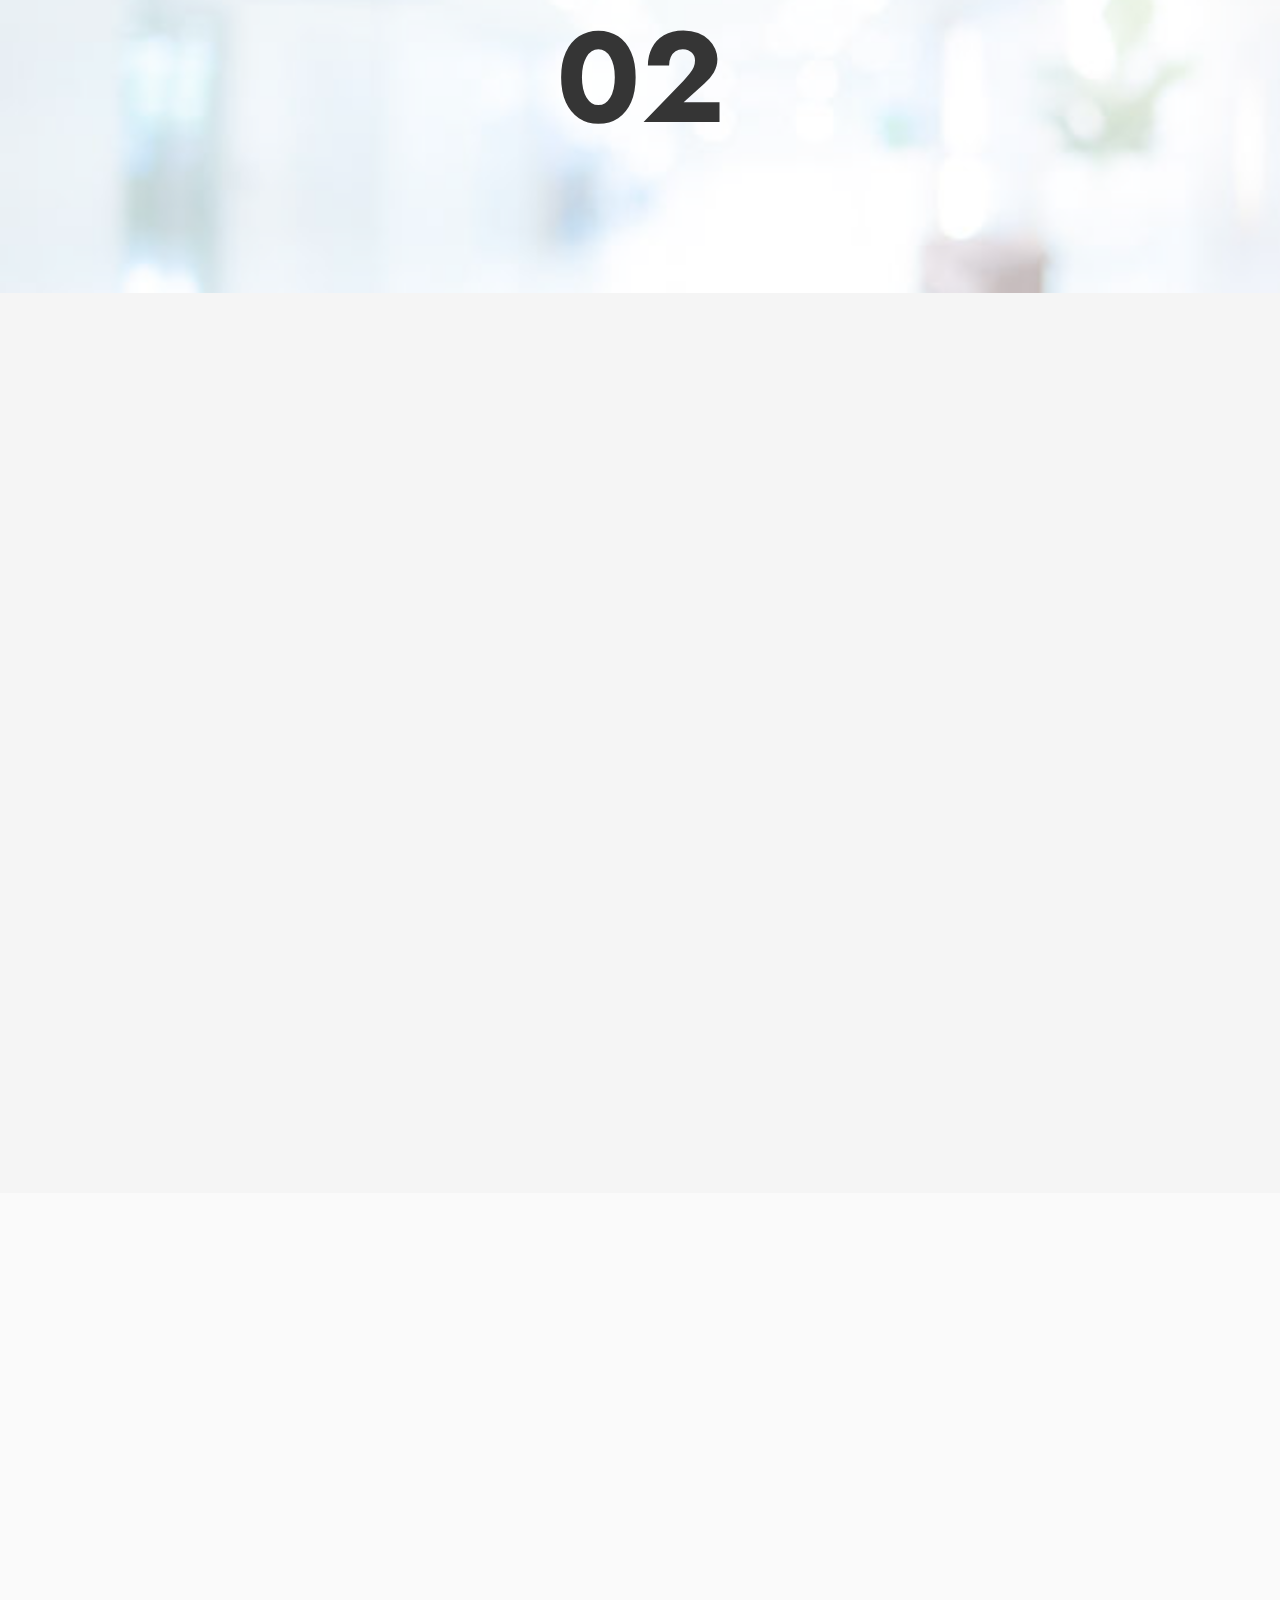
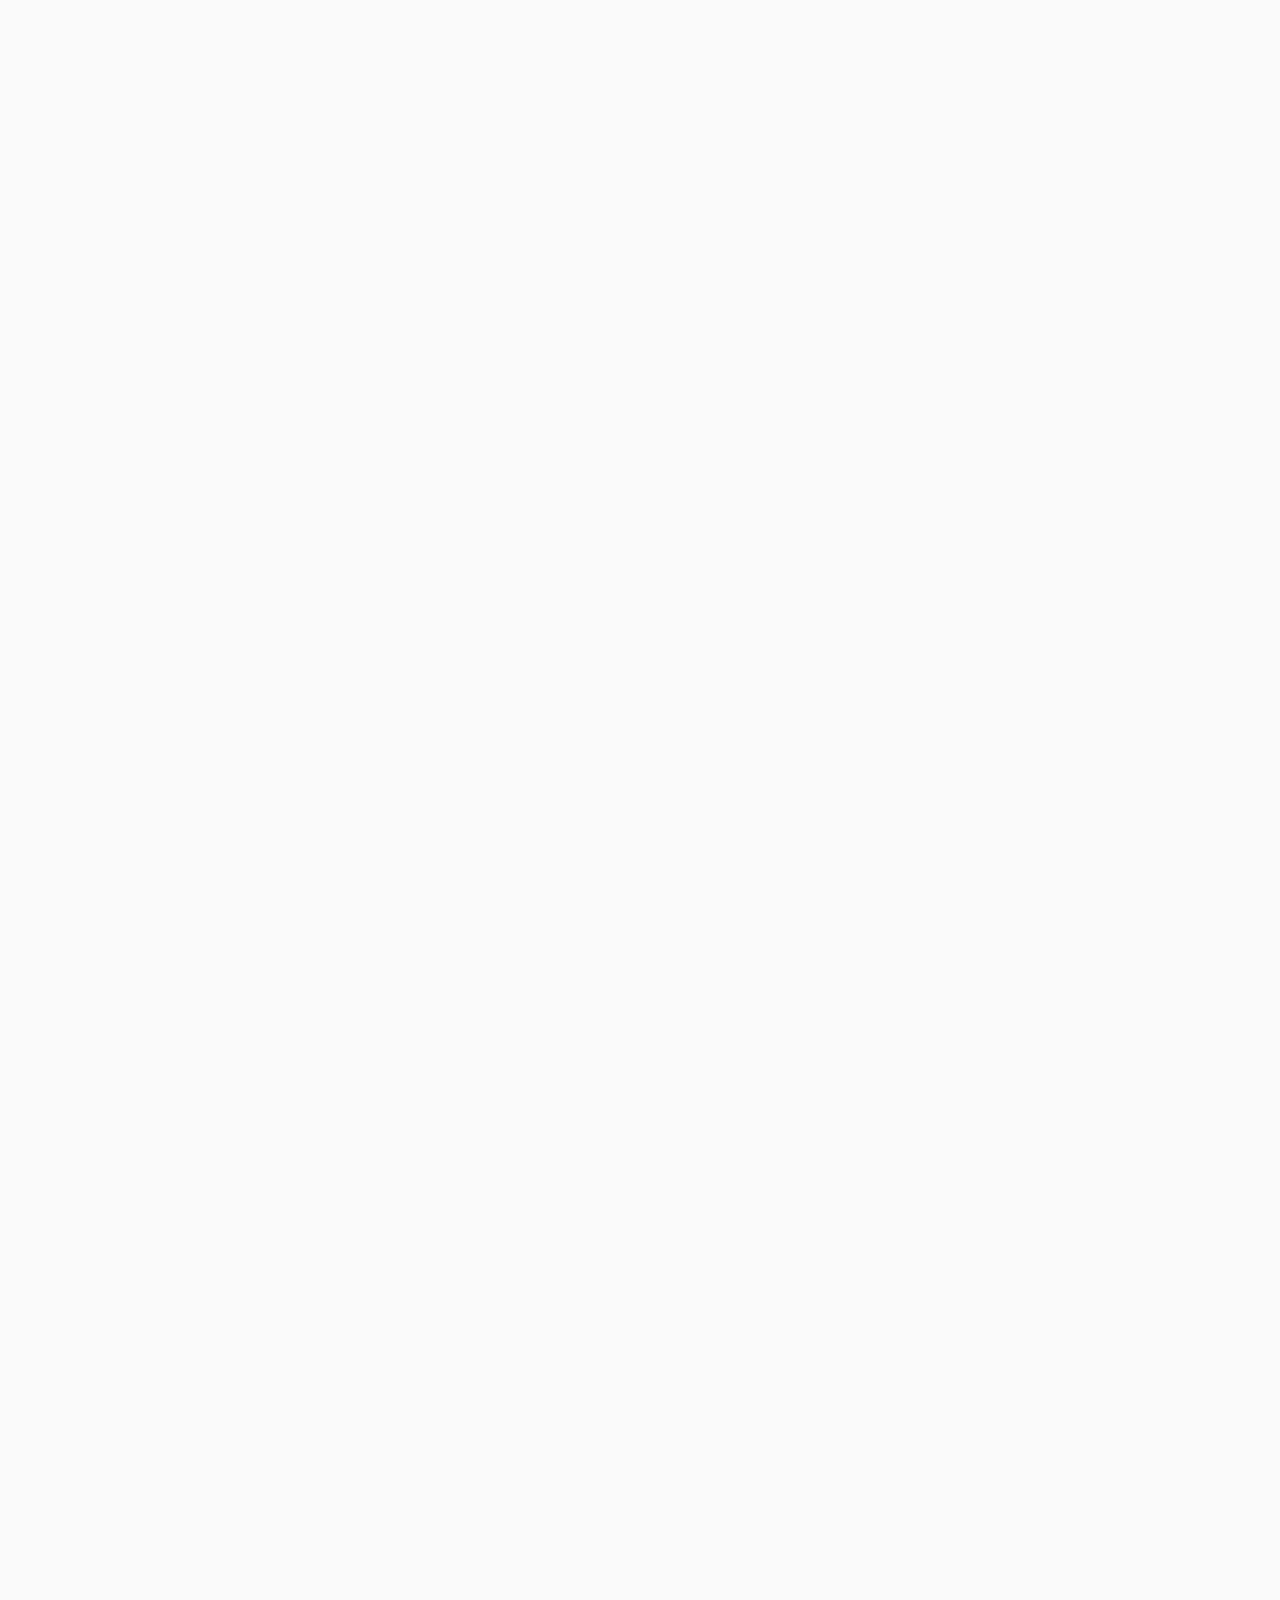
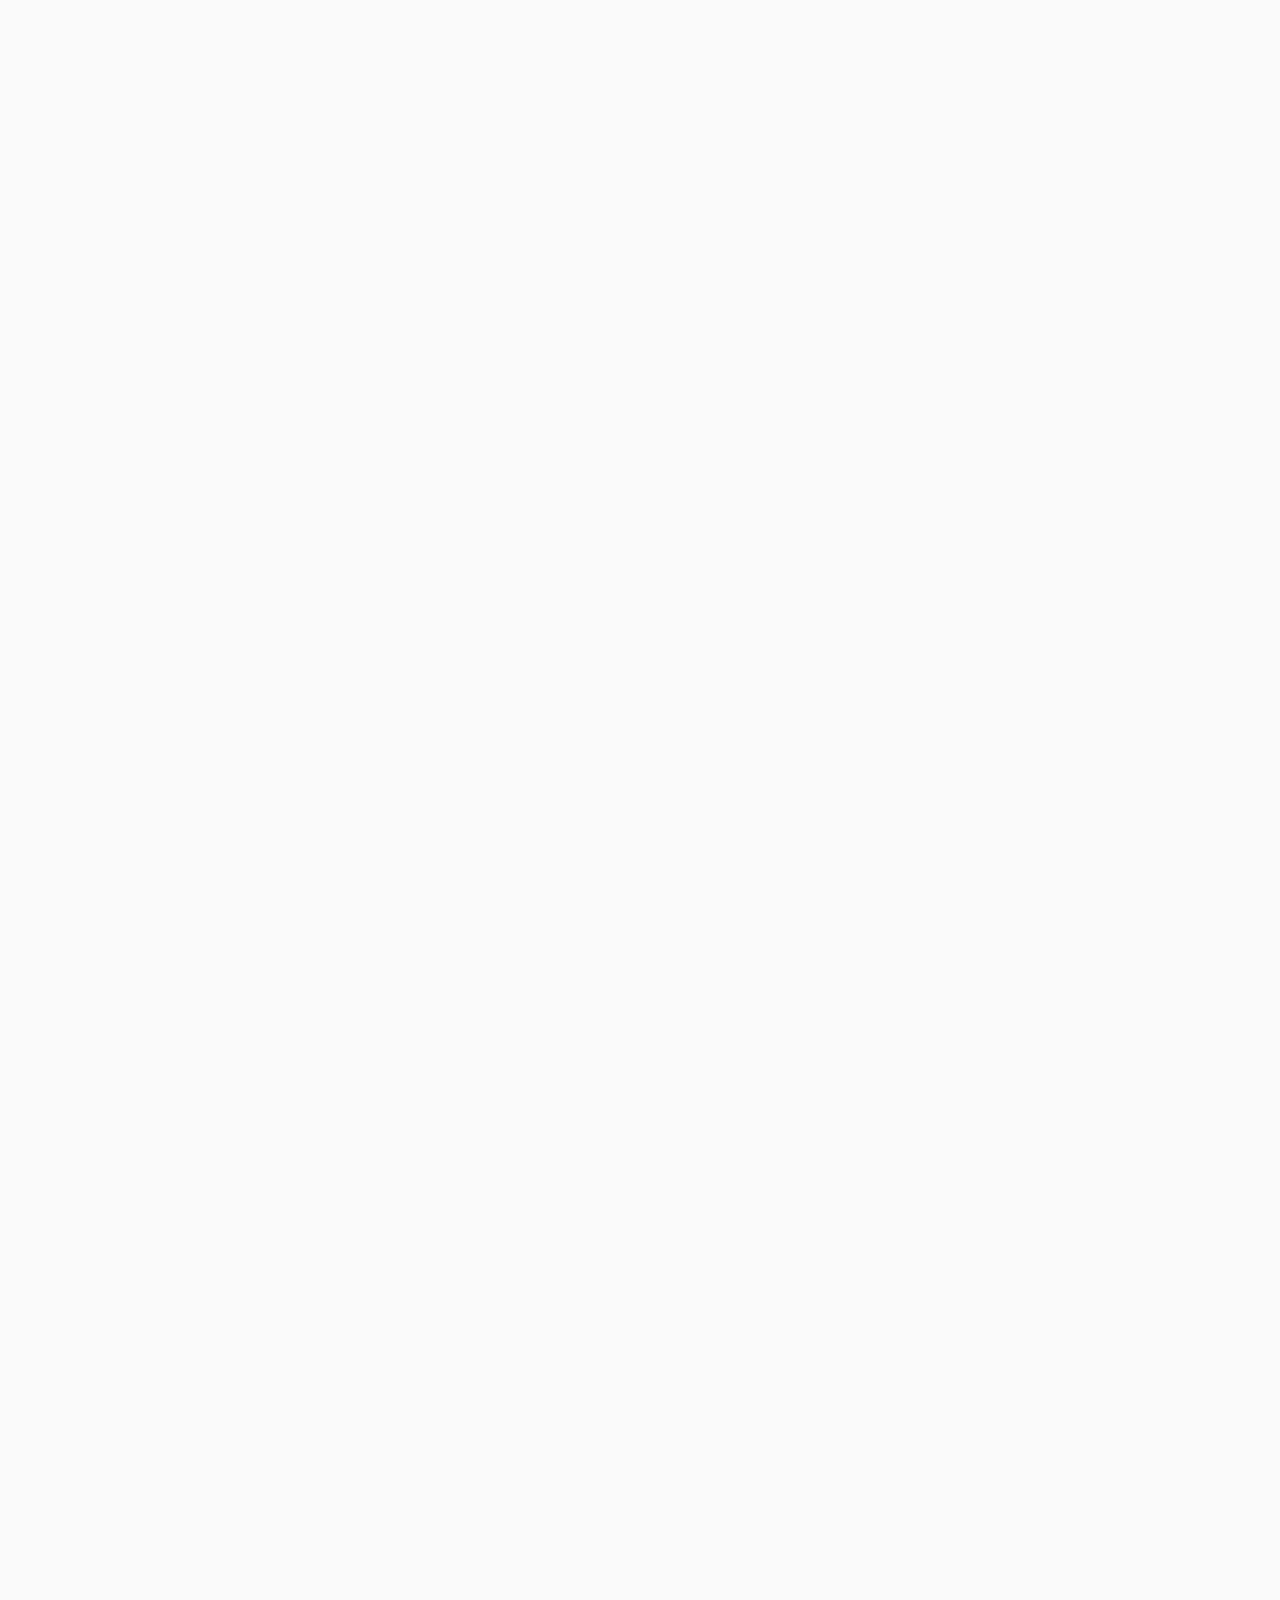
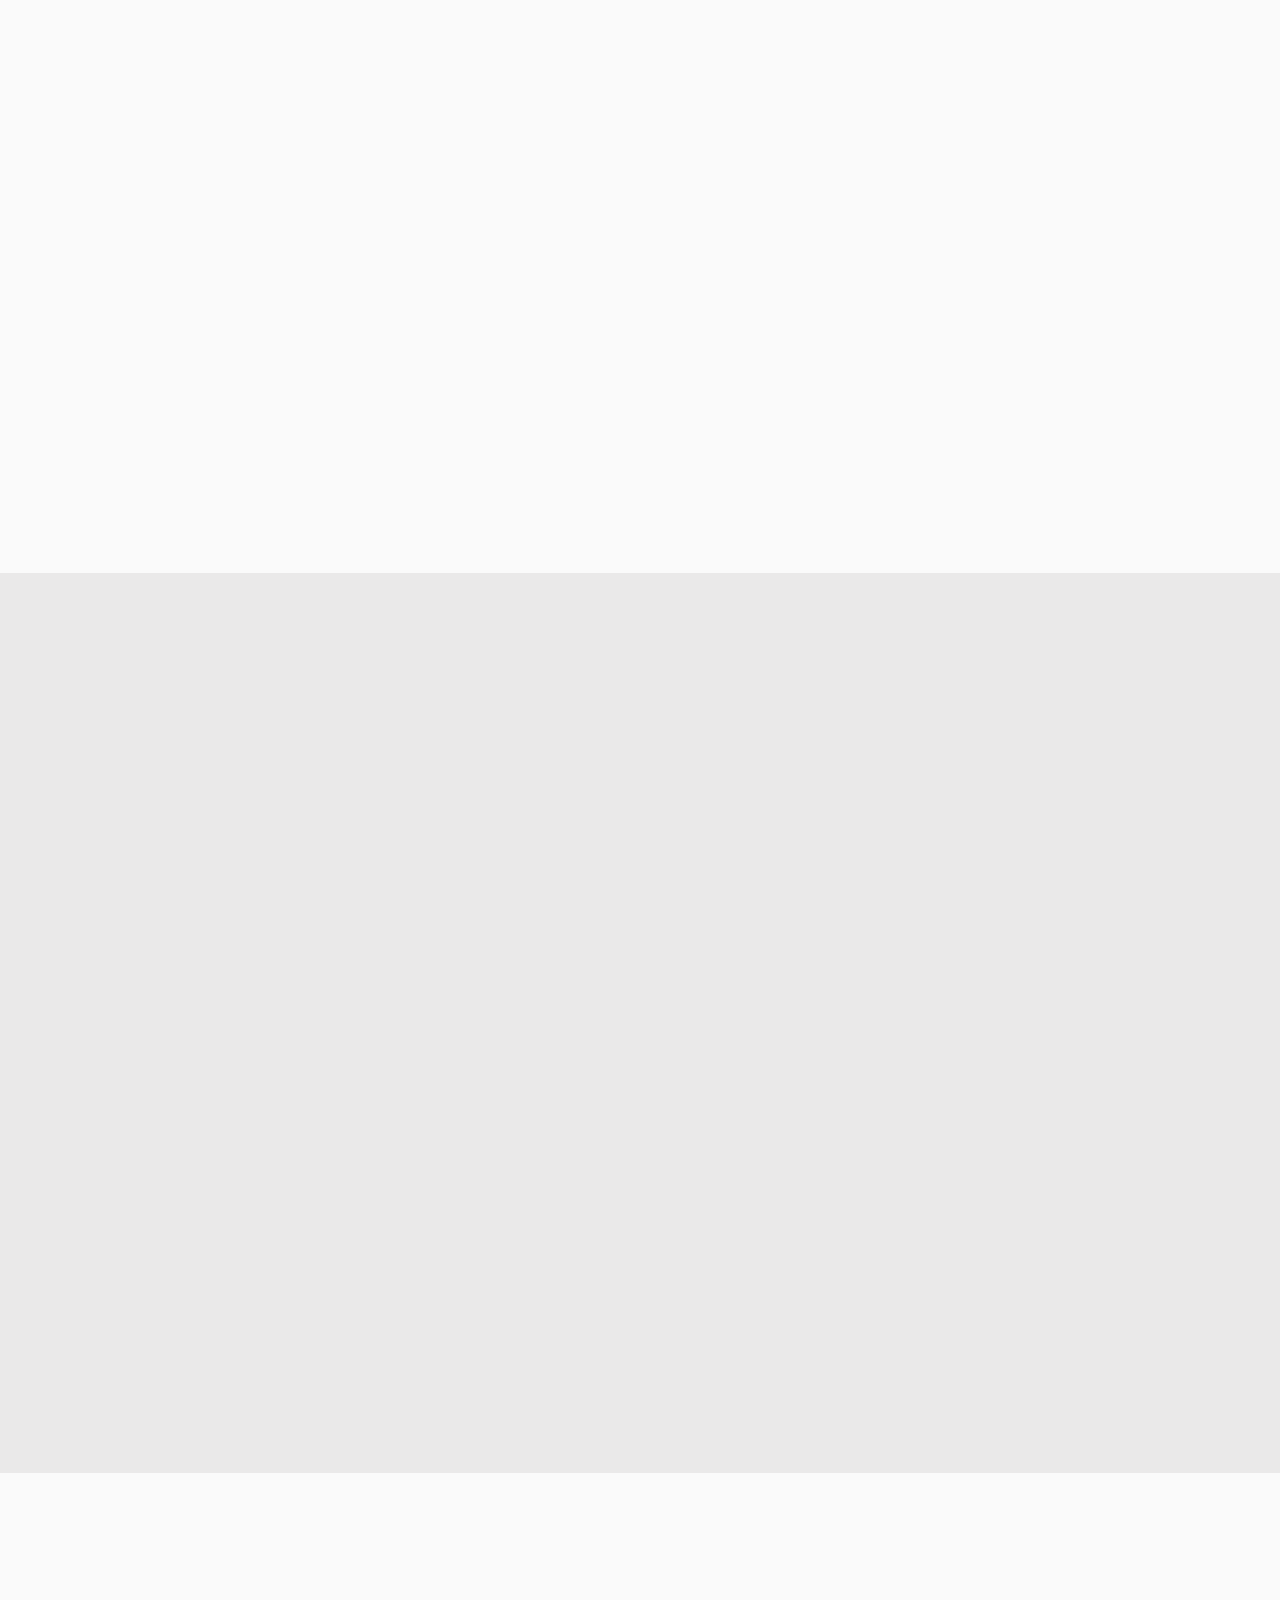
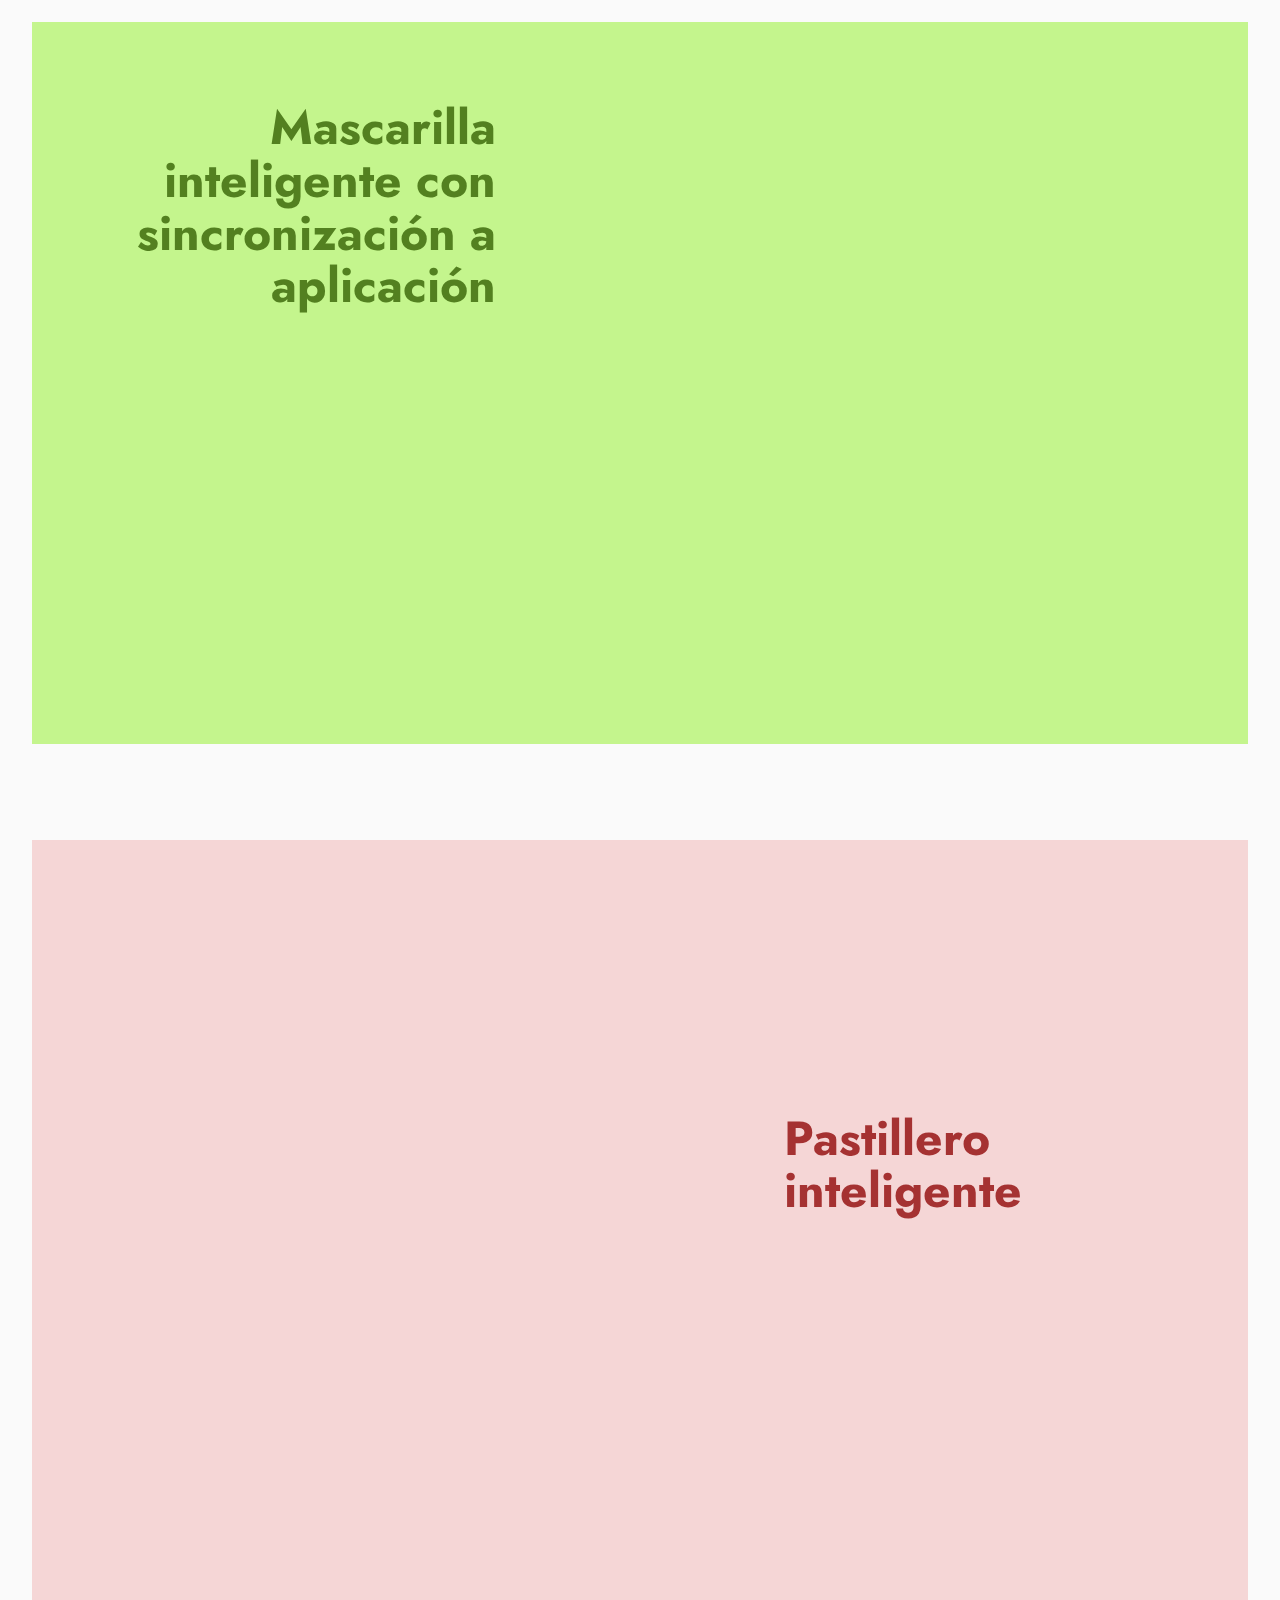
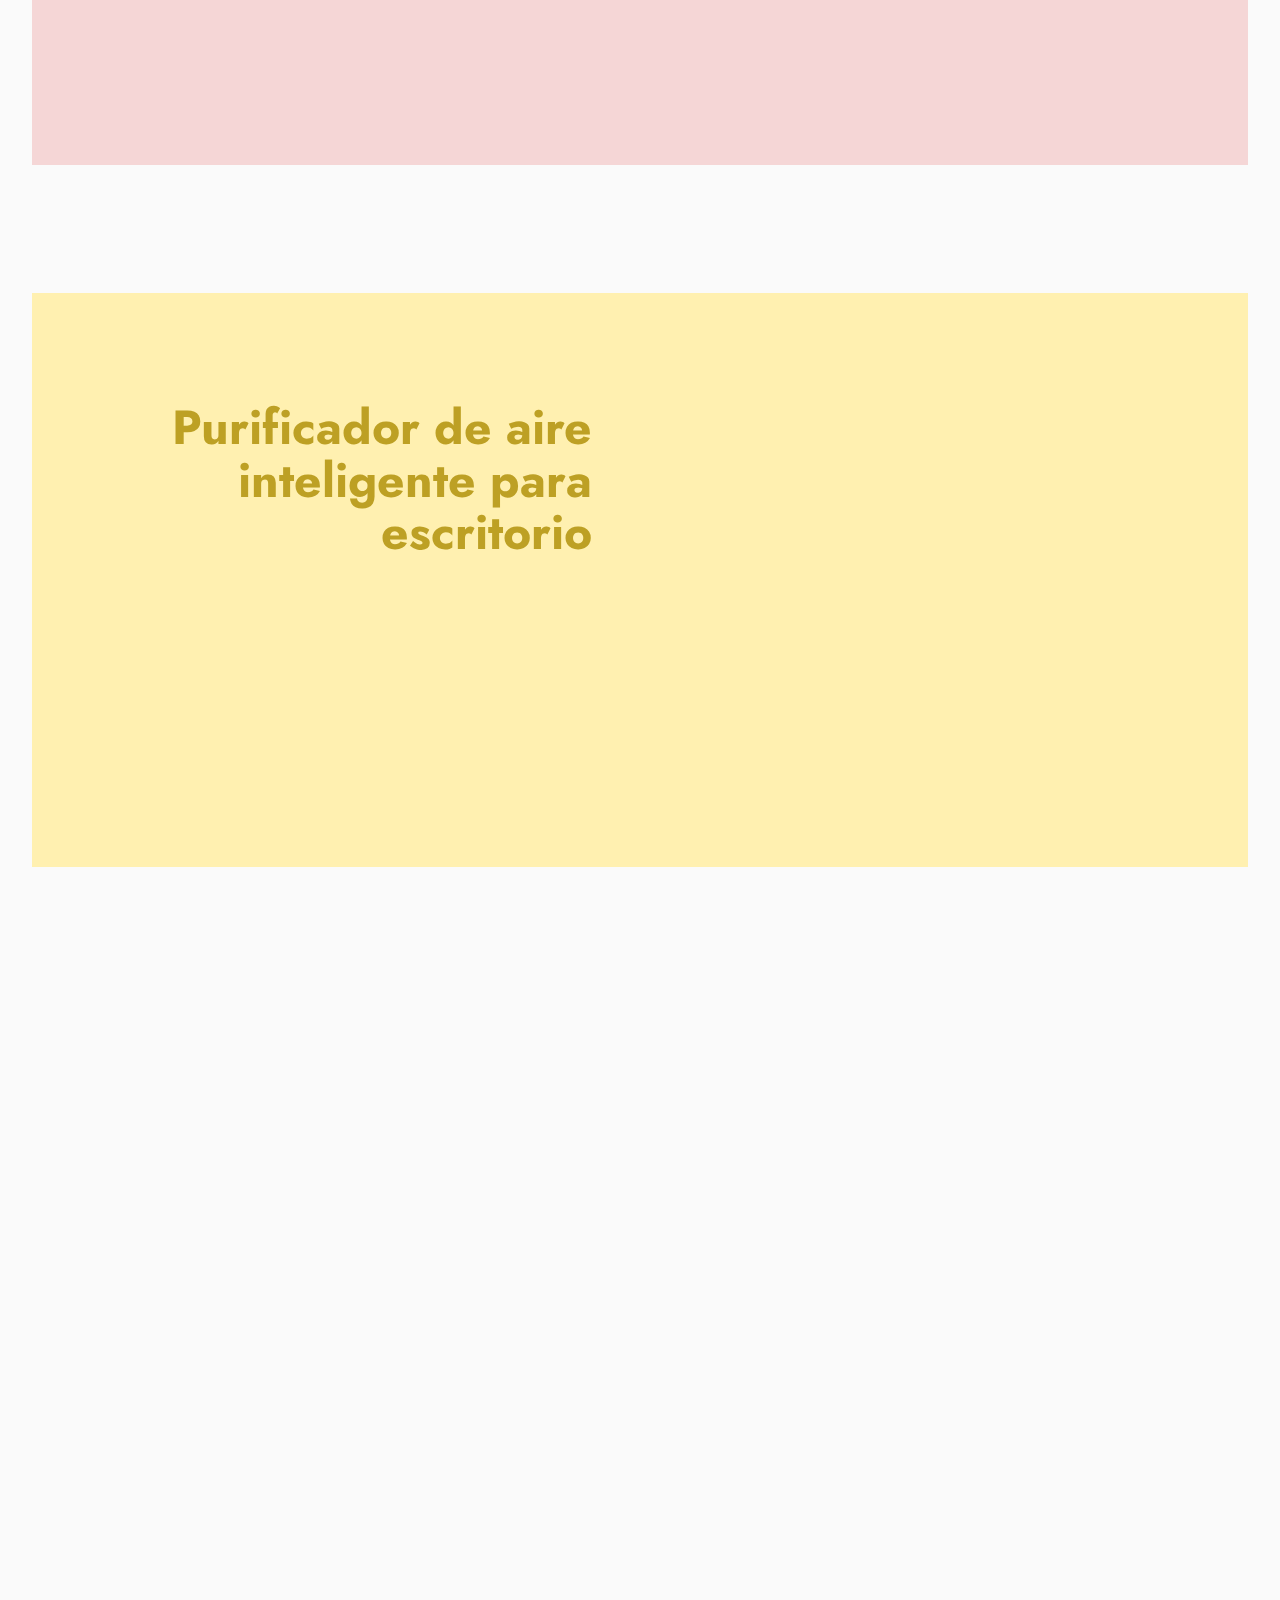
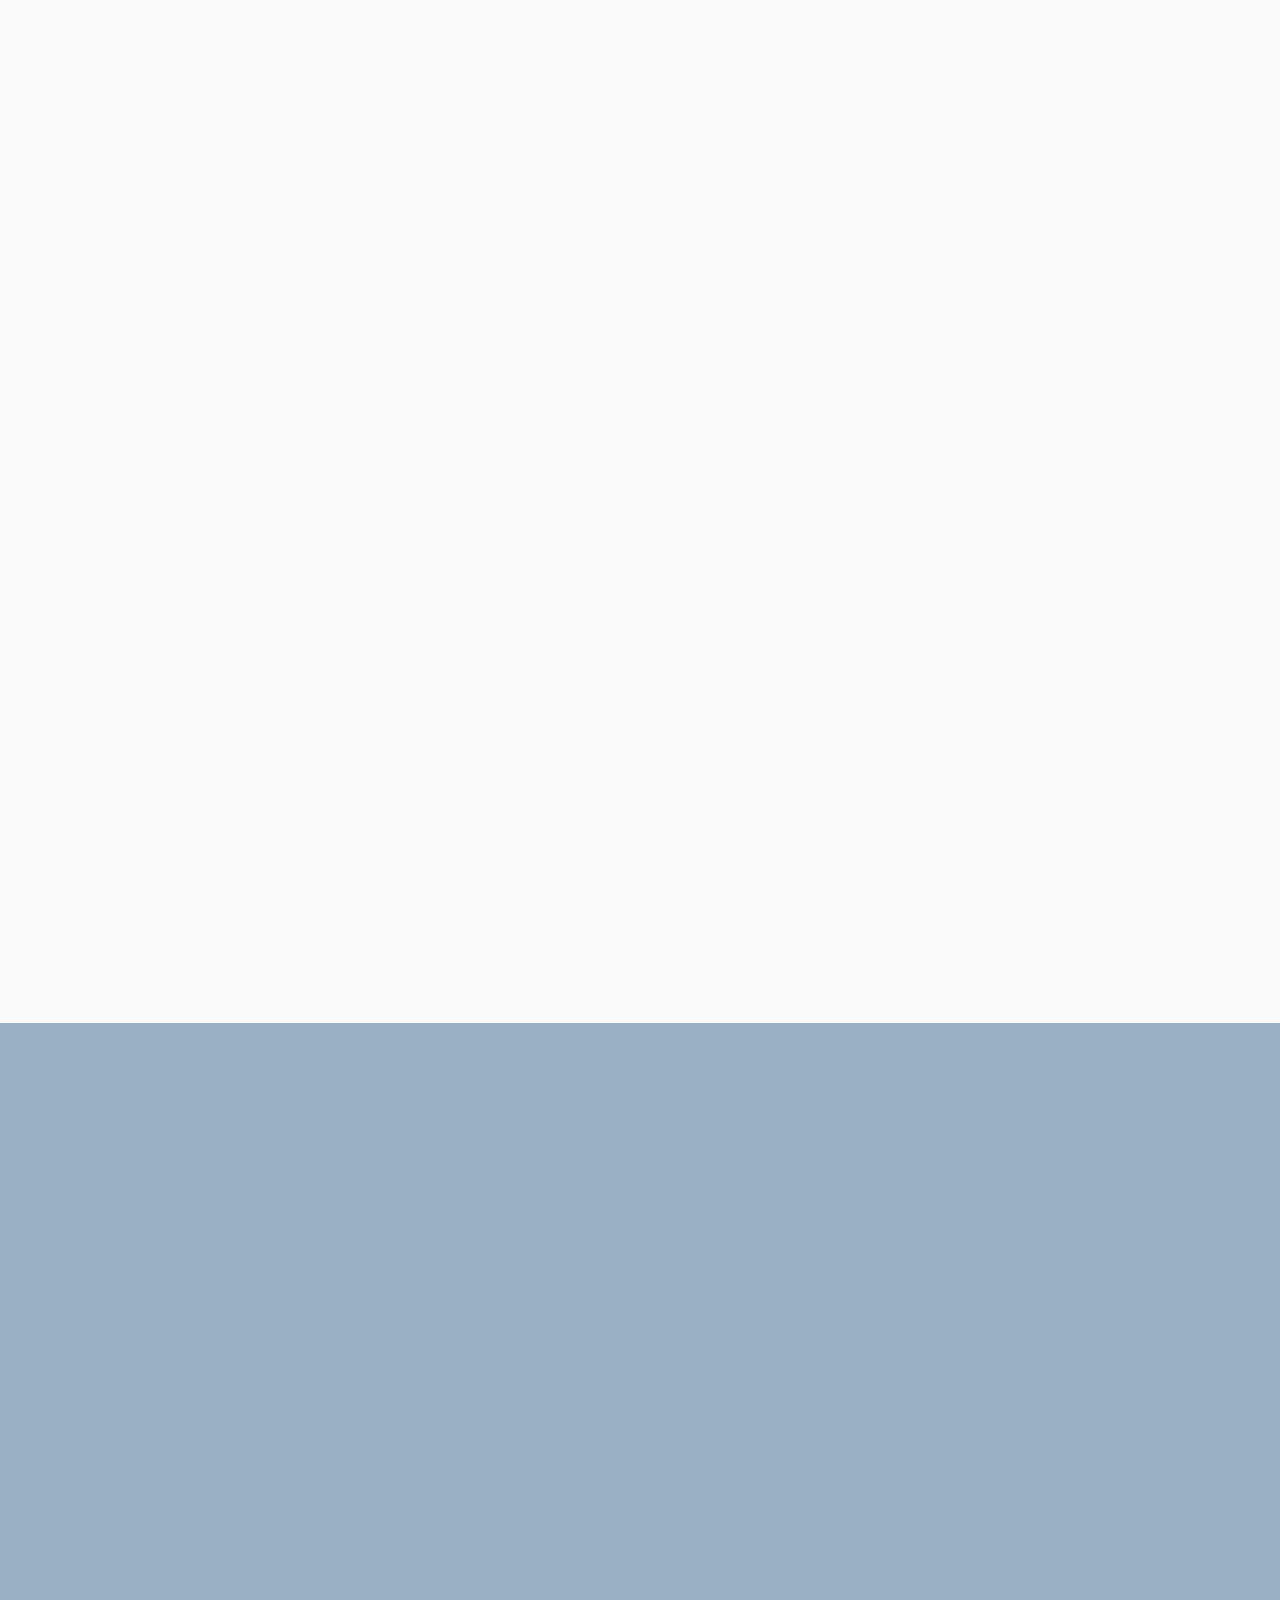
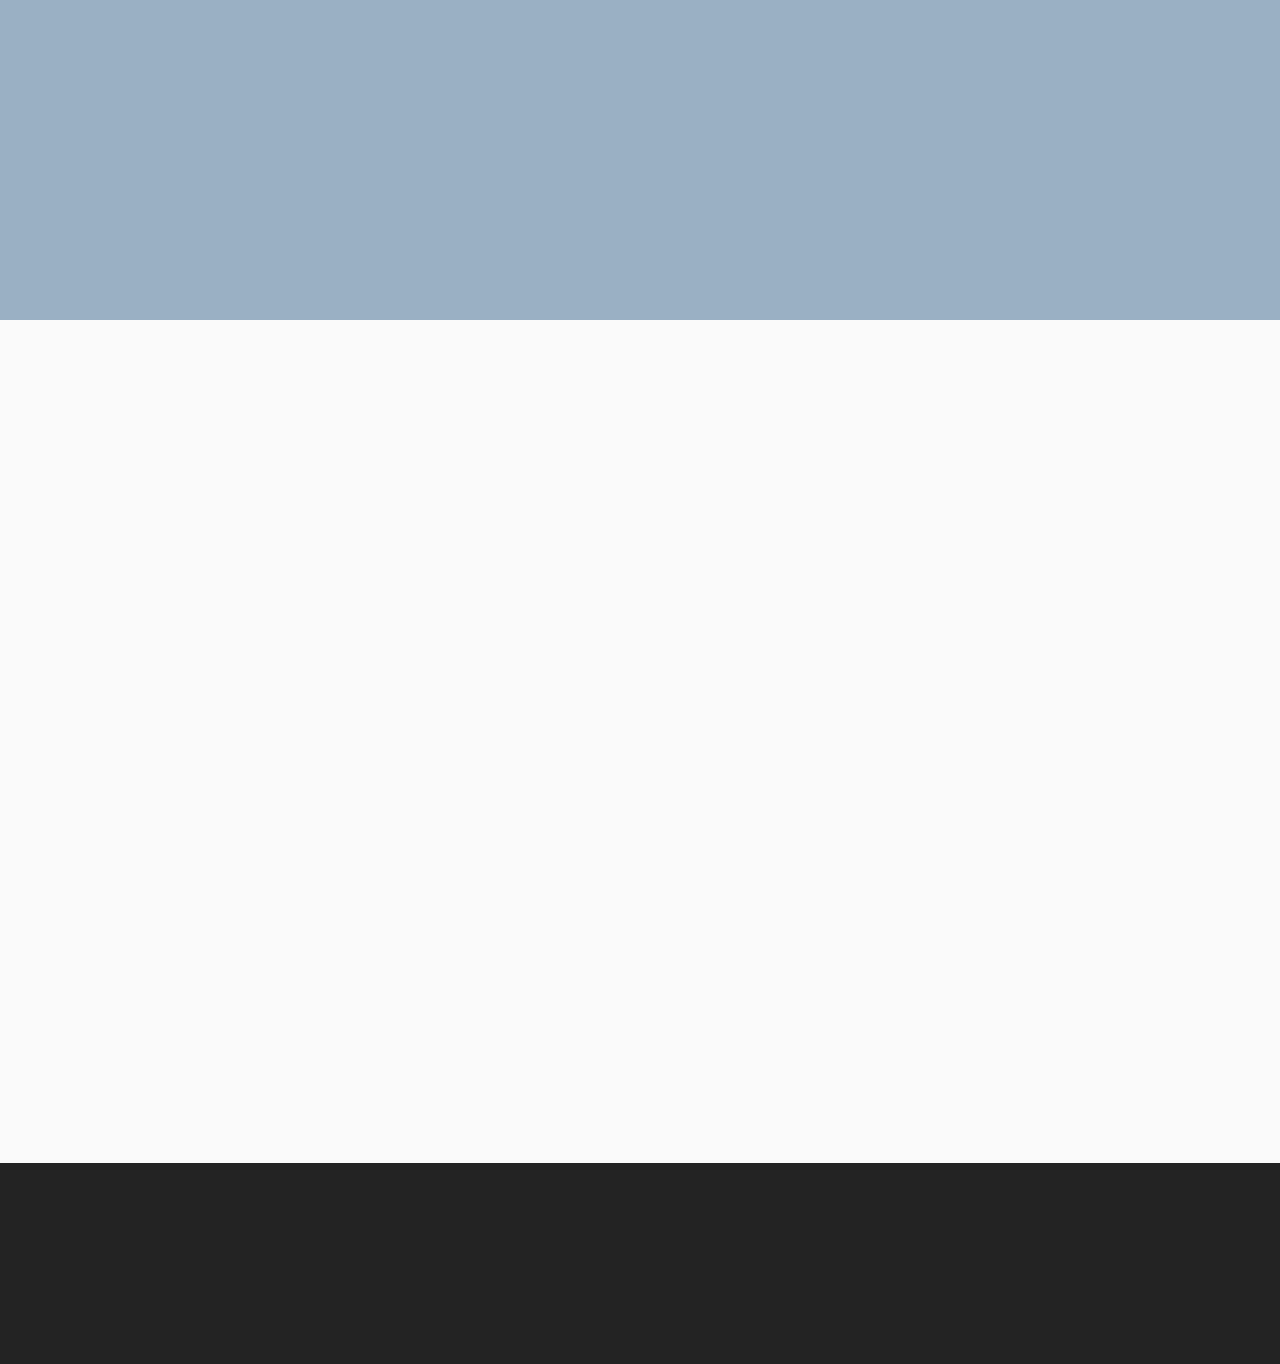
<file: page4.html>
<!DOCTYPE html>
<html  >
<head>
  <!-- Site made with Mobirise Website Builder v5.0.29, https://mobirise.com -->
  <meta charset="UTF-8">
  <meta http-equiv="X-UA-Compatible" content="IE=edge">
  <meta name="generator" content="Mobirise v5.0.29, mobirise.com">
  <meta name="viewport" content="width=device-width, initial-scale=1, minimum-scale=1">
  <link rel="shortcut icon" href="assets/images/unnamed-134x134.png" type="image/x-icon">
  <meta name="description" content="">
  
  
  <title>Entregable 3: Idear</title>
  <link rel="stylesheet" href="assets/web/assets/mobirise-icons2/mobirise2.css">
  <link rel="stylesheet" href="assets/tether/tether.min.css">
  <link rel="stylesheet" href="assets/bootstrap/css/bootstrap.min.css">
  <link rel="stylesheet" href="assets/bootstrap/css/bootstrap-grid.min.css">
  <link rel="stylesheet" href="assets/bootstrap/css/bootstrap-reboot.min.css">
  <link rel="stylesheet" href="assets/dropdown/css/style.css">
  <link rel="stylesheet" href="assets/animatecss/animate.css">
  <link rel="stylesheet" href="assets/socicon/css/styles.css">
  <link rel="stylesheet" href="assets/theme/css/style.css">
  <link rel="preload" as="style" href="assets/mobirise/css/mbr-additional.css"><link rel="stylesheet" href="assets/mobirise/css/mbr-additional.css" type="text/css">
  
  
  
  
</head>
<body>
  
  <section data-bs-version="5.1" class="menu cid-s48OLK6784" once="menu" id="menu1-1o">
    
    <nav class="navbar navbar-dropdown navbar-fixed-top navbar-expand-lg">
        <div class="container-fluid">
            <div class="navbar-brand">
                <span class="navbar-logo">
                    
                        <img src="assets/images/unnamed-134x134.png" alt="Mobirise" style="height: 4.2rem;">
                    
                </span>
                <span class="navbar-caption-wrap"><a class="navbar-caption text-success text-primary display-7" href="index.html">PIB - Grupo 22</a></span>
            </div>
            <button class="navbar-toggler" type="button" data-toggle="collapse" data-bs-toggle="collapse" data-target="#navbarSupportedContent" data-bs-target="#navbarSupportedContent" aria-controls="navbarNavAltMarkup" aria-expanded="false" aria-label="Toggle navigation">
                <div class="hamburger">
                    <span></span>
                    <span></span>
                    <span></span>
                    <span></span>
                </div>
            </button>
            <div class="collapse navbar-collapse" id="navbarSupportedContent">
                <ul class="navbar-nav nav-dropdown" data-app-modern-menu="true"><li class="nav-item"><a class="nav-link link text-success text-primary display-4" href="Caso_Tuberculosis.html" data-bs-auto-close="outside" aria-expanded="false" data-bs-toggle="dropdown"><span class="mobi-mbri mobi-mbri-edit-2 mbr-iconfont mbr-iconfont-btn" style="color: rgb(89, 89, 89);"></span>Proyecto&nbsp;</a></li><li class="nav-item dropdown"><a class="nav-link link text-success text-primary dropdown-toggle display-4" href="#" data-bs-auto-close="outside" aria-expanded="false" data-bs-toggle="dropdown" data-toggle="dropdown-submenu"><span class="mobi-mbri mobi-mbri-opened-folder mbr-iconfont mbr-iconfont-btn" style="color: rgb(89, 89, 89);"></span>Entregables&nbsp;</a><div class="dropdown-menu"><a class="text-success text-primary dropdown-item display-4" href="Lienzo de la propuesta de valor.html" data-bs-auto-close="outside" aria-expanded="false" data-bs-toggle="dropdown">Entregable 1: Empatizar&nbsp;</a><a class="text-success text-primary dropdown-item display-4" href="page3.html" data-bs-auto-close="outside" aria-expanded="false" data-bs-toggle="dropdown">Entregable 2: Definir</a><a class="text-success text-primary dropdown-item display-4" href="page4.html" data-bs-auto-close="outside" aria-expanded="false" data-bs-toggle="dropdown">Entregable 3: Idear<br></a><a class="text-success text-primary dropdown-item display-4" href="page5.html" data-bs-auto-close="outside" aria-expanded="false" data-bs-toggle="dropdown">Entregable 4: Prototipar</a></div></li></ul>
                
                <div class="navbar-buttons mbr-section-btn"><a class="btn btn-info display-4" href="page6.html"><span class="mobi-mbri mobi-mbri-user mbr-iconfont mbr-iconfont-btn"></span>Nuestro cliente</a></div>
            </div>
        </div>
    </nav>

</section>

<section class="engine"><a href="https://mobirise.info">Mobirise</a></section><section class="header4 cid-sR3HRbVZ15 mbr-fullscreen" id="header4-2g">

    
    
    <div class="container">
        <div class="row">
            <div class="content-wrap">
                <h1 class="mbr-section-title mbr-fonts-style mbr-white mb-3 display-1"><strong>Entregable 3:&nbsp;</strong><br><strong>Idear</strong></h1>
                
                

                
            </div>
        </div>
    </div>
</section>

<section class="features1 cid-sR3UcoX8nQ" id="features2-2m">

    

    
    <div class="container-fluid">
        <div class="row justify-content-center">
            <div class="col-12 col-md-6 col-lg-3">
                <div class="card-wrapper">
                    <div class="card-box align-center">
                        <span class="mbr-iconfont mobi-mbri-change-style mobi-mbri" style="color: rgb(53, 53, 53); fill: rgb(53, 53, 53);"></span>
                        <h4 class="card-title align-center mbr-black mbr-fonts-style display-4">
                            <strong><a href="page4.html#features22-2o" class="text-black">Estado del arte</a></strong></h4>
                    </div>
                </div>
            </div>
            <div class="col-12 col-md-6 col-lg-3">
                <div class="card-wrapper">
                    <div class="card-box align-center">
                        <span class="mbr-iconfont mobi-mbri-layers mobi-mbri" style="color: rgb(53, 53, 53); fill: rgb(53, 53, 53);"></span>
                        <h4 class="card-title align-center mbr-black mbr-fonts-style display-4">
                            <strong><a href="page4.html#features22-2p" class="text-black">Metodología de diseño</a></strong></h4>
                    </div>
                </div>
            </div>
            
            
        </div>
    </div>
</section>

<section class="features21 cid-sR3VwE49Bt mbr-parallax-background" id="features22-2o">

    
    <div class="mbr-overlay" style="opacity: 0.5; background-color: rgb(255, 255, 255);">
    </div>
    <div class="container">
        <div class="row justify-content-center">
            <div class="col-12 col-md-6">
                <div class="item mbr-flex">
                    <div class="icon-box w-100">
                        <span class="step-number mbr-fonts-style display-2">01</span>
                    </div>
                    <div class="text-box">
                        <h4 class="icon-title card-title mbr-black mbr-fonts-style display-2">
                            <strong>Estado del arte</strong></h4>
                        
                        
                    </div>
                </div>
                
                
                
                
                
                
                
            </div>
        </div>
    </div>
</section>

<section class="image3 cid-sRab9s5iLQ mbr-fullscreen" id="image3-51">
    

    

    <div class="container-fluid">
        <div class="row justify-content-center">
            <div class="col-12 col-lg-12">
                <div class="image-wrapper">
                    <img src="assets/images/presentacin-sin-ttulo-2-960x540.png" alt="Mobirise">
                    
                </div>
            </div>
        </div>
    </div>
</section>

<section class="content2 cid-sRadmycQEW" id="content2-52">
    
    
    <div class="container">
        <div class="mbr-section-head">
            <h4 class="mbr-section-title mbr-fonts-style align-center mb-0 display-2"><strong>PATENTES</strong></h4>
            
        </div>
        <div class="row mt-4">
            <div class="item features-image сol-12 col-md-6 col-lg-4">
                <div class="item-wrapper">
                    <div class="item-img">
                        <img src="assets/images/es-1268105-u-1-696x985.png" alt="" title="">
                    </div>
                    <div class="item-content">
                        <h5 class="item-title mbr-fonts-style display-5"><strong>Mascarilla inteligente</strong></h5>
                        
                        <p class="mbr-text mbr-fonts-style mt-3 display-7">Mascarilla de protección personal reusable con filtros intercambiables.&nbsp;</p>
                    </div>
                    <div class="mbr-section-btn item-footer mt-2"><a href="https://worldwide.espacenet.com/patent/search/family/075908273/publication/ES1268105U?q=pn%3DES1268105U" class="btn item-btn btn-secondary display-7" target="_blank">Más info &gt;</a></div>
                </div>
            </div>
            <div class="item features-image сol-12 col-md-6 col-lg-4">
                <div class="item-wrapper">
                    <div class="item-img">
                        <img src="assets/images/uvr-bot2-780x405.webp" alt="" title="">
                    </div>
                    <div class="item-content">
                        <h5 class="item-title mbr-fonts-style display-5"><strong>Desinfectante móvil&nbsp;</strong></h5>
                        
                        <p class="mbr-text mbr-fonts-style mt-3 display-7">Robot de desinfección por luz UV.&nbsp;<br>
                        </p>
                    </div>
                    <div class="mbr-section-btn item-footer mt-2"><a href="https://magazine.oceanomedicina.com/pe/e-health/sabrina-lecam-directora-de-investigaciones-de-uvrobotics-detallo-las-principales-caracteristicas-del-robot" class="btn item-btn btn-danger display-7" target="_blank">Más info &gt;</a></div>
                </div>
            </div>
            <div class="item features-image сol-12 col-md-6 col-lg-4">
                <div class="item-wrapper">
                    <div class="item-img">
                        <img src="assets/images/pastilleroelectronico-696x522.jpeg" alt="" title="">
                    </div>
                    <div class="item-content">
                        <h5 class="item-title mbr-fonts-style display-5"><strong>Pastillero electrónico&nbsp;</strong></h5>
                        
                        <p class="mbr-text mbr-fonts-style mt-3 display-7">Pastillero electrónico inteligente para el monitoreo de consumo de pastillas.&nbsp;</p>
                    </div>
                    <div class="mbr-section-btn item-footer mt-2"><a href="https://patentscope.wipo.int/search/en/detail.jsf?docId=PE277652035&docAn=2019001502" class="btn item-btn btn-warning display-7" target="_blank">Más info &gt;</a></div>
                </div>
            </div>

        </div>
    </div>
</section>

<section class="features21 cid-sR3Vxa0k0M" id="features22-2p">

    
    <div class="mbr-overlay" style="opacity: 0.5; background-color: rgb(255, 255, 255);">
    </div>
    <div class="container">
        <div class="row justify-content-center">
            <div class="col-12 col-md-8">
                <div class="item mbr-flex">
                    <div class="icon-box w-100">
                        <span class="step-number mbr-fonts-style display-1">02</span>
                    </div>
                    <div class="text-box">
                        <h4 class="icon-title card-title mbr-black mbr-fonts-style display-2">
                            <strong>Metodología de diseño</strong></h4>
                        
                        
                    </div>
                </div>
                
                
                
                
                
                
                
            </div>
        </div>
    </div>
</section>

<section class="image3 cid-sRaguPiCxZ mbr-fullscreen" id="image3-53">
    

    

    <div class="container-fluid">
        <div class="row justify-content-center">
            <div class="col-12 col-lg-12">
                <div class="image-wrapper">
                    <img src="assets/images/metodologia-de-diseo-960x540.png" alt="Mobirise">
                    
                </div>
            </div>
        </div>
    </div>
</section>

<section class="features17 cid-sRagTiKBxN" id="features18-54">

    

    
    <div class="container">
        <div class="mbr-section-head">
            <div class="col-12">
                <h4 class="mbr-section-title mbr-fonts-style align-center mb-0 display-2">
                    <strong>01 Tabla de requerimientos</strong></h4>
                
            </div>
        </div>
        <div class="row mt-4">
            <div class="col-12 col-md-6 col-lg-4">
                <div class="card-wrapper mb-4">
                    
                </div>
            </div>
            <div class="col-12 col-md-6 col-lg-4">
                <div class="card-wrapper mb-4">
                    
                </div>
            </div>
            <div class="col-12 col-md-6 col-lg-4">
                <div class="card-wrapper mb-4">
                    
                </div>
            </div>
            
        </div>
    </div>
</section>

<section class="image3 cid-sRahfB6CHE mbr-fullscreen" id="image3-55">
    

    

    <div class="container-fluid">
        <div class="row justify-content-center">
            <div class="col-12 col-lg-12">
                <div class="image-wrapper">
                    <img src="assets/images/copia-de-estado-del-arte-1-960x540.png" alt="Mobirise">
                    
                </div>
            </div>
        </div>
    </div>
</section>

<section class="content4 cid-sRahCMG3gb" id="content4-56">
    
    <div class="container">
        <div class="row justify-content-center">
            <div class="title col-md-12 col-lg-12">
                <h3 class="mbr-section-title mbr-fonts-style align-center mb-4 display-2">
                    <strong>02 Definición de entradas y salidas</strong></h3>
                
                
            </div>
        </div>
    </div>
</section>

<section class="slider1 cid-sRahTRgY0U mbr-fullscreen" id="slider1-57">
    
    <div class="carousel slide" id="sRcUC08HBw" data-interval="5000">
        <ol class="carousel-indicators">
            <li data-slide-to="0" class="active" data-target="#sRcUC08HBw"></li><li data-slide-to="1" class="active" data-target="#sRcUC08HBw"></li>
            <li data-slide-to="2" data-target="#sRcUC08HBw"></li>
            
        </ol>
        <div class="carousel-inner">
            
            <div class="carousel-item slider-image item active">
                <div class="item-wrapper">
                    <img class="d-block w-100" src="assets/images/copia-de-estado-del-arte-2-960x540.png" data-slide-to="0">
                    
                    <div class="carousel-caption">
                        <h5 class="mbr-section-subtitle mbr-fonts-style display-5"><strong>SOLUCIÓN 1</strong></h5>
                        
                    </div>
                </div>
            </div><div class="carousel-item slider-image item">
                <div class="item-wrapper">
                    <img class="d-block w-100" src="assets/images/copia-de-estado-del-arte-3-960x540.png" data-slide-to="1">
                    
                    <div class="carousel-caption">
                        <h5 class="mbr-section-subtitle mbr-fonts-style display-5">
                            <strong>SOLUCIÓN 2</strong></h5>
                        
                    </div>
                </div>
            </div>
            <div class="carousel-item slider-image item">
                <div class="item-wrapper">
                    <img class="d-block w-100" src="assets/images/copia-de-estado-del-arte-960x540.jpg">
                    
                    <div class="carousel-caption">
                        <h5 class="mbr-section-subtitle mbr-fonts-style display-5">
                            <strong>SOLUCIÓN 3</strong></h5>
                        
                    </div>
                </div>
            </div>
        </div>
        <a class="carousel-control carousel-control-prev" role="button" data-slide="prev" href="#sRcUC08HBw">
            <span class="mobi-mbri mobi-mbri-arrow-prev" aria-hidden="true"></span>
            <span class="sr-only">Previous</span>
        </a>
        <a class="carousel-control carousel-control-next" role="button" data-slide="next" href="#sRcUC08HBw">
            <span class="mobi-mbri mobi-mbri-arrow-next" aria-hidden="true"></span>
            <span class="sr-only">Next</span>
        </a>
    </div>
</section>

<section class="features17 cid-sRalmhVdiX" id="features18-58">

    

    
    <div class="container">
        <div class="mbr-section-head">
            <div class="col-12">
                <h4 class="mbr-section-title mbr-fonts-style align-center mb-0 display-2"><strong>03 Esquema de funciones</strong></h4>
                
            </div>
        </div>
        <div class="row mt-4">
            <div class="col-12 col-md-6 col-lg-4">
                <div class="card-wrapper mb-4">
                    
                </div>
            </div>
            <div class="col-12 col-md-6 col-lg-4">
                <div class="card-wrapper mb-4">
                    
                </div>
            </div>
            <div class="col-12 col-md-6 col-lg-4">
                <div class="card-wrapper mb-4">
                    
                </div>
            </div>
            
        </div>
    </div>
</section>

<section class="slider2 cid-sRaoyY5XN1" id="slider2-5a">
    

    
    <div class="container-fluid">
        <div class="row justify-content-center">
            <div class="col-12 col-md-10 col-lg-12">
                <div class="carousel slide carousel-fade" id="sRcUC1B7Vo" data-ride="carousel" data-interval="5000">
                    
                    <ol class="carousel-indicators">
                        <li data-slide-to="0" class="active" data-target="#sRcUC1B7Vo"></li>
                        <li data-slide-to="1" data-target="#sRcUC1B7Vo"></li>
                        <li data-slide-to="2" data-target="#sRcUC1B7Vo"></li>
                    </ol>
                    <div class="carousel-inner">
                        <div class="carousel-item slider-image item active">
                            <div class="item-wrapper">
                                <img class="d-block w-100" src="assets/images/copia-de-estado-del-arte-5-960x540.png">
                                <div class="carousel-caption d-none d-md-block">
                                    
                                    <p class="mbr-section-text mbr-fonts-style display-7"><strong>SOLUCIÓN 1</strong></p>
                                </div>
                            </div>
                        </div>
                        <div class="carousel-item slider-image item">
                            <div class="item-wrapper">
                                <img class="d-block w-100" src="assets/images/copia-de-estado-del-arte-6-960x540.png">
                                <div class="carousel-caption d-none d-md-block">
                                    
                                    <p class="mbr-section-text mbr-fonts-style display-7"><strong>
                                        SOLUCIÓN 2</strong></p>
                                </div>
                            </div>
                        </div>
                        <div class="carousel-item slider-image item">
                            <div class="item-wrapper">
                                <img class="d-block w-100" src="assets/images/copia-de-estado-del-arte-10-960x540.png">
                                <div class="carousel-caption d-none d-md-block">
                                    
                                    <p class="mbr-section-text mbr-fonts-style display-7"><strong>
                                        SOLUCIÓN 3</strong></p>
                                </div>
                            </div>
                        </div>
                    </div>
                    <a class="carousel-control carousel-control-prev" role="button" data-slide="prev" href="#sRcUC1B7Vo">
                        <span class="mobi-mbri mobi-mbri-arrow-prev" aria-hidden="true"></span>
                        <span class="sr-only">Previous</span>
                    </a>
                    <a class="carousel-control carousel-control-next" role="button" data-slide="next" href="#sRcUC1B7Vo">
                        <span class="mobi-mbri mobi-mbri-arrow-next" aria-hidden="true"></span>
                        <span class="sr-only">Next</span>
                    </a>
                </div>
            </div>
        </div>
    </div>
</section>

<section class="content4 cid-sRarO5EUzD" id="content4-5b">
    
    <div class="container">
        <div class="row justify-content-center">
            <div class="title col-md-12 col-lg-10">
                <h3 class="mbr-section-title mbr-fonts-style align-center mb-4 display-2">
                    <strong>04 Matriz morfológica</strong></h3>
                
                
            </div>
        </div>
    </div>
</section>

<section class="image3 cid-sRasxcNz5m mbr-fullscreen" id="image3-5c">
    

    

    <div class="container-fluid">
        <div class="row justify-content-center">
            <div class="col-12 col-lg-12">
                <div class="image-wrapper">
                    <img src="assets/images/copia-de-estado-del-arte-11-960x540.png" alt="Mobirise">
                    
                </div>
            </div>
        </div>
    </div>
</section>

<section class="features17 cid-sRau10s9aH" id="features18-5d">

    

    
    <div class="container">
        <div class="mbr-section-head">
            <div class="col-12">
                <h4 class="mbr-section-title mbr-fonts-style align-center mb-0 display-2">
                    <strong>05 Evaluación de conceptos de solución</strong></h4>
                
            </div>
        </div>
        <div class="row mt-4">
            <div class="col-12 col-md-6 col-lg-4">
                <div class="card-wrapper mb-4">
                    
                </div>
            </div>
            <div class="col-12 col-md-6 col-lg-4">
                <div class="card-wrapper mb-4">
                    
                </div>
            </div>
            <div class="col-12 col-md-6 col-lg-4">
                <div class="card-wrapper mb-4">
                    
                </div>
            </div>
            
        </div>
    </div>
</section>

<section class="image3 cid-sRauhN0mbo mbr-fullscreen" id="image3-5e">
    

    

    <div class="container-fluid">
        <div class="row justify-content-center">
            <div class="col-12 col-lg-12">
                <div class="image-wrapper">
                    <img src="assets/images/copia-de-estado-del-arte-12-960x540.png" alt="Mobirise">
                    
                </div>
            </div>
        </div>
    </div>
</section>

<section class="content4 cid-sRaw7RxJvl" id="content4-5f">
    
    <div class="container">
        <div class="row justify-content-center">
            <div class="title col-md-12 col-lg-11">
                <h3 class="mbr-section-title mbr-fonts-style align-center mb-4 display-2"><strong>06 Proyectos preliminares</strong></h3>
                
                
            </div>
        </div>
    </div>
</section>

<section class="features15 cid-sRawkAZrVu" id="features16-5h">

    

    
    <div class="container-fluid">
        <div class="content-wrapper">
            <div class="row align-items-center">
                <div class="col-12 col-lg">
                    <div class="text-wrapper">
                        <h6 class="card-title mbr-fonts-style display-2">
                            <strong>Mascarilla inteligente con sincronización a aplicación</strong></h6>
                        <p class="mbr-text mbr-fonts-style mb-4 display-4">Respirador N95<br>Filtro intercambiable<br>Amplificador de voz<br>Ventilación activa<br>Sensor de pulsaciones para&nbsp; monitorear pulso cardíaco<br>Sensor de presiones para monitorear la frecuencia respiratoria</p>
                        
                    </div>
                </div>
                <div class="col-12 col-lg-7">
                    <div class="image-wrapper">
                        <img src="assets/images/20211114-174008-1281x1004.jpg" alt="Mobirise">
                    </div>
                </div>
            </div>
        </div>
    </div>
</section>

<section class="features16 cid-sRawkYWrCT" id="features17-5i">
    

    
    <div class="container-fluid">
        <div class="content-wrapper">
            <div class="row align-items-center">
                <div class="col-12 col-lg-7">
                    <div class="image-wrapper">
                        <img src="assets/images/20211114-180916-1281x1072.jpg" alt="Mobirise">
                    </div>
                </div>
                <div class="col-12 col-lg">
                    <div class="text-wrapper">
                        <h6 class="card-title mbr-fonts-style display-2">
                            <strong>Pastillero inteligente</strong></h6>
                        <p class="mbr-text mbr-fonts-style mb-4 display-4">Pastillas desinfectantes eliminan los bacilos de TB presentes en la saliva.&nbsp;<br><br>Contador de pastillas: Notifica por aplicación cuando el pastillero necesita recarga.&nbsp;</p>
                        
                    </div>
                </div>
            </div>
        </div>
    </div>
</section>

<section class="features15 cid-sRawli0H6t" id="features16-5j">

    

    
    <div class="container-fluid">
        <div class="content-wrapper">
            <div class="row align-items-center">
                <div class="col-12 col-lg">
                    <div class="text-wrapper">
                        <h6 class="card-title mbr-fonts-style display-2"><strong>Purificador de aire inteligente para escritorio</strong></h6>
                        <p class="mbr-text mbr-fonts-style mb-4 display-4">Pantalla táctil<br>Medidor de calidad de aire<br>Filtro HEPA: Evitar la propagación de bacterias a través del aire</p>
                        
                    </div>
                </div>
                <div class="col-12 col-lg-6">
                    <div class="image-wrapper">
                        <img src="assets/images/whatsapp-image-2021-11-12-at-11.39.24-1089x828.jpg" alt="Mobirise">
                    </div>
                </div>
            </div>
        </div>
    </div>
</section>

<section class="content4 cid-sRaxPjEPtX" id="content4-5m">
    
    <div class="container">
        <div class="row justify-content-center">
            <div class="title col-md-12 col-lg-10">
                <h3 class="mbr-section-title mbr-fonts-style align-center mb-4 display-2">
                    <strong>07 Matrices de evaluación</strong></h3>
                
                
            </div>
        </div>
    </div>
</section>

<section class="image3 cid-sRaxMZAzmI" id="image3-5k">
    

    

    <div class="container-fluid">
        <div class="row justify-content-center">
            <div class="col-12 col-lg-12">
                <div class="image-wrapper">
                    <img src="assets/images/copia-de-estado-del-arte-13-960x540.png" alt="Mobirise">
                    
                </div>
            </div>
        </div>
    </div>
</section>

<section class="image3 cid-sRaxNmvg7d" id="image3-5l">
    

    

    <div class="container-fluid">
        <div class="row justify-content-center">
            <div class="col-12 col-lg-12">
                <div class="image-wrapper">
                    <img src="assets/images/copia-de-estado-del-arte-14-960x540.png" alt="Mobirise">
                    
                </div>
            </div>
        </div>
    </div>
</section>

<section class="content4 cid-sRaxQdg2Di" id="content4-5n">
    
    <div class="container">
        <div class="row justify-content-center">
            <div class="title col-md-12 col-lg-10">
                <h3 class="mbr-section-title mbr-fonts-style align-center mb-4 display-2">
                    <strong>08 Proyecto óptimo</strong></h3>
                
                
            </div>
        </div>
    </div>
</section>

<section class="image3 cid-sRaxS9Fcob" id="image3-5o">
    

    

    <div class="container-fluid">
        <div class="row justify-content-center">
            <div class="col-12 col-lg-12">
                <div class="image-wrapper">
                    <img src="assets/images/copia-de-estado-del-arte-15-960x540.png" alt="Mobirise">
                    
                </div>
            </div>
        </div>
    </div>
</section>

<section class="content14 cid-sRaxTJv1Bu" id="content14-5p">
    
    
    
    <div class="container-fluid">
        <div class="row justify-content-center">
            <div class="col-md-12 col-lg-12">
                    <h3 class="mbr-section-title mbr-fonts-style mb-4 display-5">
                        <strong>Referencias</strong></h3>
                <ul class="list mbr-fonts-style display-7">
                    <li>Lyu Rui. Cn212661138-Máscara Electrónica Inteligente [Internet]. Wipo Ip Portal. [Consulado 26 May 2020]. Disponible en: https://patentscope.wipo.int/search/es/detail.jsf?docId=CN320832738&amp;tab=NATIONALBIBLIO
</li><li>Sanchez Sotos Jose Manuel. Es1268105u Reusable Personal Protection Mask With Interchangeable Filters (Machine-Translation By Google Translate, Not Legally Binding) [Internet]. European Patent Office. [Consulado 20 May 2020]. Disponible En: https://worldwide.espacenet.com/patent/search/family/075908273/publication/ES1268105U?q=pn%3DES1268105U
</li><li>Jean PierreTINCOPA FLORES, Cesar AugustoUGARTE GIL, Dulce Esperanza ALARCON YAQUETTO. Pe2019-1430 - Pastillero Electronico Inteligente Para El Monitoreo De Consumo De Pastillas [Internet]. Wipo Ip Portal. [Consulado 26 Jul 2019]. Disponible en: https://patentscope.wipo.int/search/en/detail.jsf?docId=PE277652035&amp;docAn=2019001502
</li><li>Verónica Martínez [Internet]. Oceano Medicina. UVR-bot, el robot pensado para combatir al coronavirus SARS-Cov-2 mediante luz ultravioleta [Consulado 02 Sep 2020]. Disponible En: https://magazine.oceanomedicina.com/pe/e-health/sabrina-lecam-directora-de-investigaciones-de-uvrobotics-detallo-las-principales-caracteristicas-del-robot
</li><li>Siemens Industry, Inc. Ca3105511 - Systems And Methods For Intelligent Disinfection Of Disinfection Environments Through Use Of Ultra-Violet Lights [Internet]. Wipo Ip Portal. [Consulado 09 Ene 2020]. Disponible en: https://patentscope.wipo.int/search/es/detail.jsf?docId=CA316323140&amp;_cid=P10-KW00ZY-39973-1
</li><li>HORTON, Isaac, B., III. Wo2003037389 - Air Uv Disinfection Device And Method [Internet]. Wipo Ip Portal. [Consulado 08 May 2003]. Disponible en: https://patentscope.wipo.int/search/es/detail.jsf?docId=WO2003037389&amp;_cid=P10-KW011V-40571-2
</li><li>UNIV SHIHEZI. Air purification device of indoor prevention tuberculosis [Internet]. European Patent Office. [Consulado 16 Ene 2018]. Disponible En: https://worldwide.espacenet.com/patent/search/family/061328286/publication/CN206880867U?q=pn%3DCN206880867U</li>
                </ul>
            </div>
        </div>
    </div>
</section>

<section class="clients1 cid-sR8tC8PE3t" id="clients1-3v">
    
    <div class="images-container container-fluid">
        <div class="mbr-section-head">
            
            
            
        </div>
        <div class="row justify-content-center mt-4">
            <div class="col-md-3 card">
                <img src="assets/images/logo-pucp-240x81.png" alt="">
            </div>
            <div class="col-md-3 card">
                <img src="assets/images/logo-cayetano-240x74.png" alt="">
            </div>
            
            
            
            
            
            
        </div>
    </div>
</section>


  <script src="assets/web/assets/jquery/jquery.min.js"></script>
  <script src="assets/popper/popper.min.js"></script>
  <script src="assets/tether/tether.min.js"></script>
  <script src="assets/bootstrap/js/bootstrap.min.js"></script>
  <script src="assets/smoothscroll/smooth-scroll.js"></script>
  <script src="assets/dropdown/js/nav-dropdown.js"></script>
  <script src="assets/dropdown/js/navbar-dropdown.js"></script>
  <script src="assets/touchswipe/jquery.touch-swipe.min.js"></script>
  <script src="assets/viewportchecker/jquery.viewportchecker.js"></script>
  <script src="assets/parallax/jarallax.min.js"></script>
  <script src="assets/theme/js/script.js"></script>
  
  
  
 <div id="scrollToTop" class="scrollToTop mbr-arrow-up"><a style="text-align: center;"><i class="mbr-arrow-up-icon mbr-arrow-up-icon-cm cm-icon cm-icon-smallarrow-up"></i></a></div>
    <input name="animation" type="hidden">
  </body>
</html>
</file>
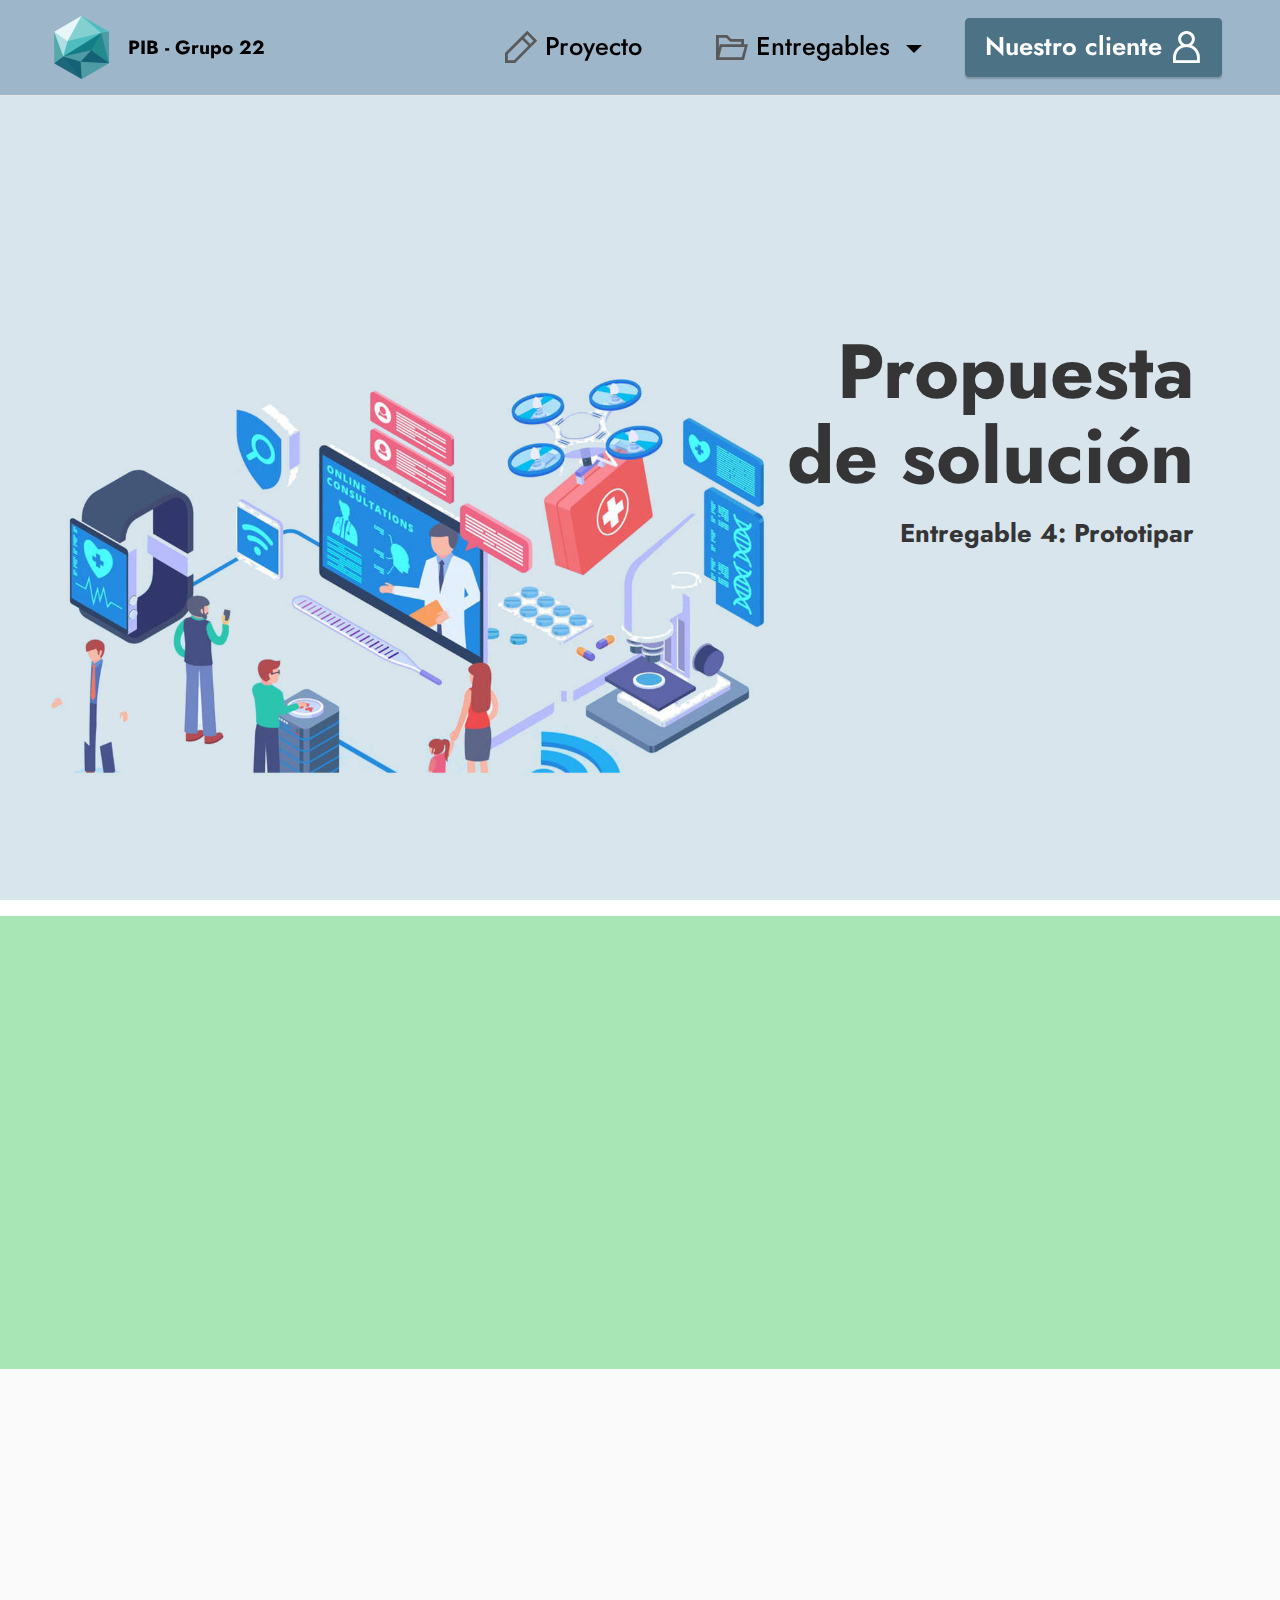
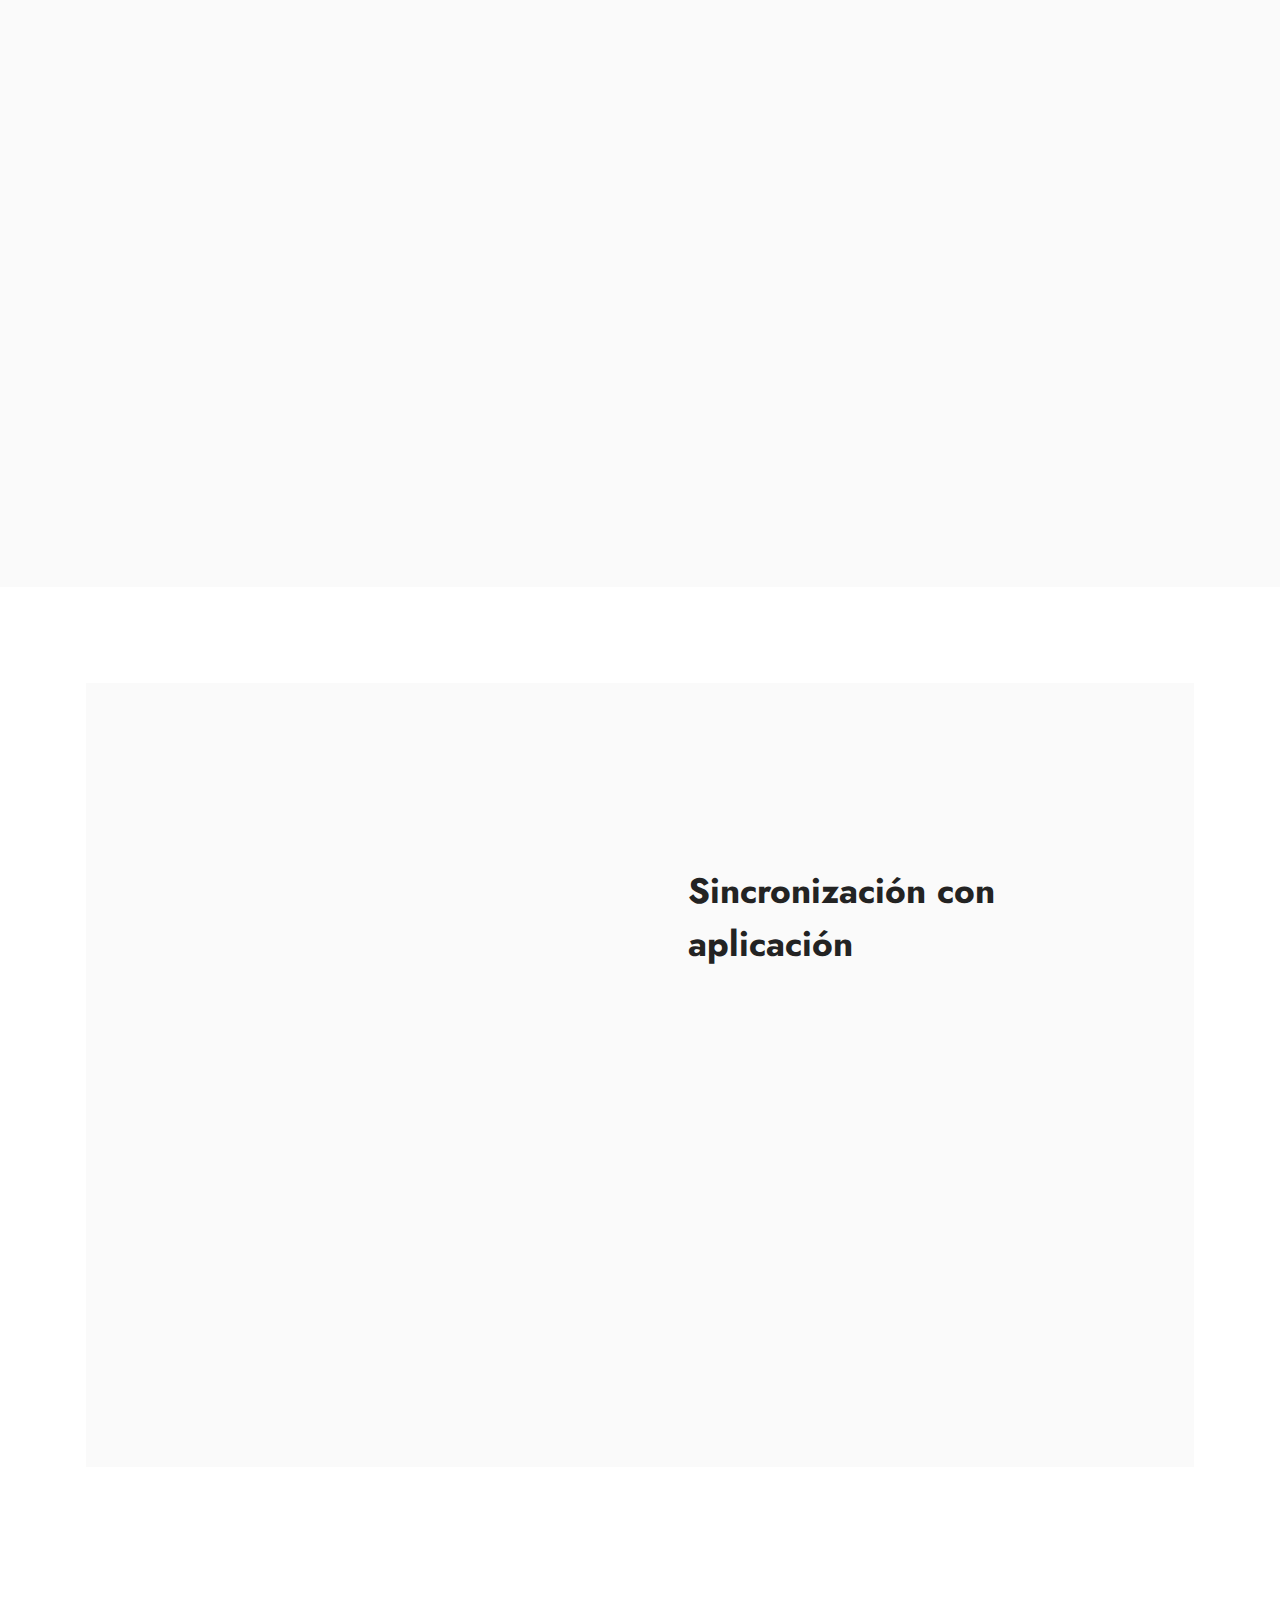
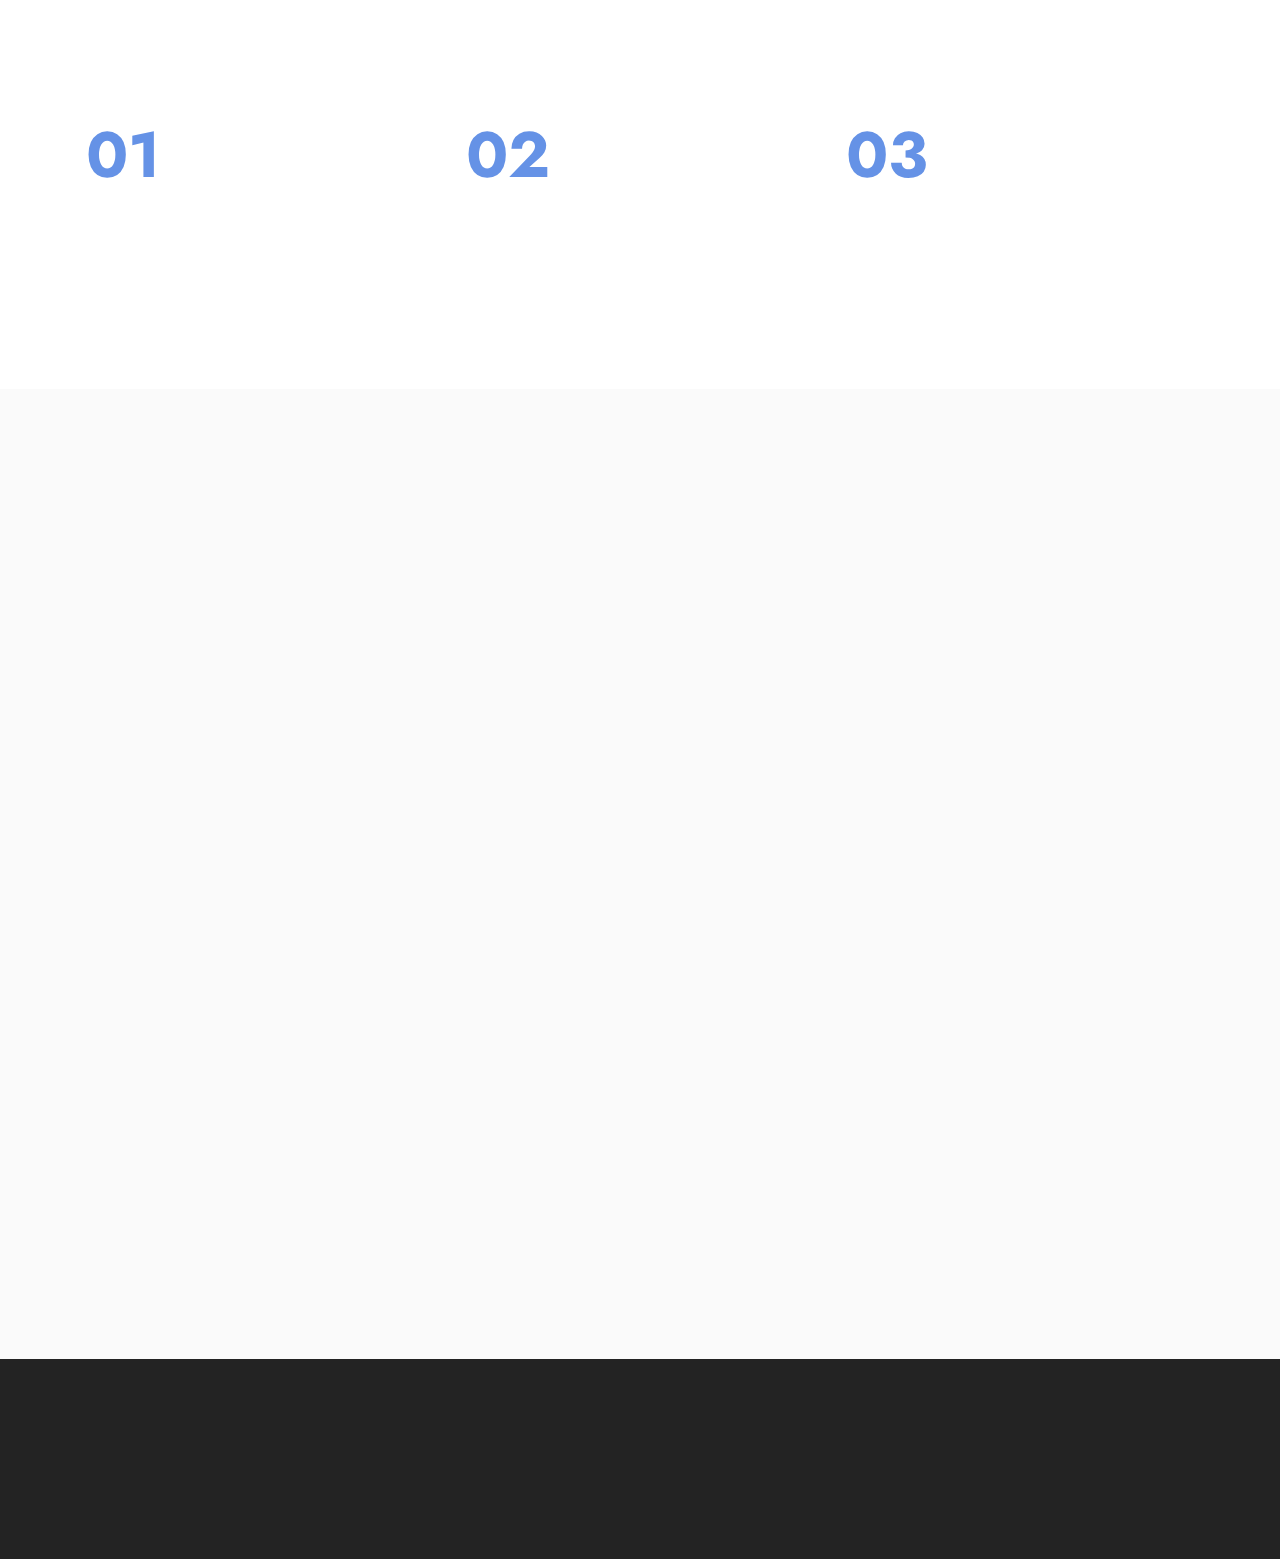
<file: page5.html>
<!DOCTYPE html>
<html  >
<head>
  <!-- Site made with Mobirise Website Builder v5.0.29, https://mobirise.com -->
  <meta charset="UTF-8">
  <meta http-equiv="X-UA-Compatible" content="IE=edge">
  <meta name="generator" content="Mobirise v5.0.29, mobirise.com">
  <meta name="viewport" content="width=device-width, initial-scale=1, minimum-scale=1">
  <link rel="shortcut icon" href="assets/images/unnamed-134x134.png" type="image/x-icon">
  <meta name="description" content="">
  
  
  <title>Entregable 4: Prototipar</title>
  <link rel="stylesheet" href="assets/web/assets/mobirise-icons2/mobirise2.css">
  <link rel="stylesheet" href="assets/tether/tether.min.css">
  <link rel="stylesheet" href="assets/bootstrap/css/bootstrap.min.css">
  <link rel="stylesheet" href="assets/bootstrap/css/bootstrap-grid.min.css">
  <link rel="stylesheet" href="assets/bootstrap/css/bootstrap-reboot.min.css">
  <link rel="stylesheet" href="assets/dropdown/css/style.css">
  <link rel="stylesheet" href="assets/animatecss/animate.css">
  <link rel="stylesheet" href="assets/socicon/css/styles.css">
  <link rel="stylesheet" href="assets/theme/css/style.css">
  <link rel="preload" as="style" href="assets/mobirise/css/mbr-additional.css"><link rel="stylesheet" href="assets/mobirise/css/mbr-additional.css" type="text/css">
  
  
  
  
</head>
<body>
  
  <section data-bs-version="5.1" class="menu cid-s48OLK6784" once="menu" id="menu1-1p">
    
    <nav class="navbar navbar-dropdown navbar-fixed-top navbar-expand-lg">
        <div class="container-fluid">
            <div class="navbar-brand">
                <span class="navbar-logo">
                    
                        <img src="assets/images/unnamed-134x134.png" alt="Mobirise" style="height: 4.2rem;">
                    
                </span>
                <span class="navbar-caption-wrap"><a class="navbar-caption text-success text-primary display-7" href="index.html">PIB - Grupo 22</a></span>
            </div>
            <button class="navbar-toggler" type="button" data-toggle="collapse" data-bs-toggle="collapse" data-target="#navbarSupportedContent" data-bs-target="#navbarSupportedContent" aria-controls="navbarNavAltMarkup" aria-expanded="false" aria-label="Toggle navigation">
                <div class="hamburger">
                    <span></span>
                    <span></span>
                    <span></span>
                    <span></span>
                </div>
            </button>
            <div class="collapse navbar-collapse" id="navbarSupportedContent">
                <ul class="navbar-nav nav-dropdown" data-app-modern-menu="true"><li class="nav-item"><a class="nav-link link text-success text-primary display-4" href="Caso_Tuberculosis.html" data-bs-auto-close="outside" aria-expanded="false" data-bs-toggle="dropdown"><span class="mobi-mbri mobi-mbri-edit-2 mbr-iconfont mbr-iconfont-btn" style="color: rgb(89, 89, 89);"></span>Proyecto&nbsp;</a></li><li class="nav-item dropdown"><a class="nav-link link text-success text-primary dropdown-toggle display-4" href="#" data-bs-auto-close="outside" aria-expanded="false" data-bs-toggle="dropdown" data-toggle="dropdown-submenu"><span class="mobi-mbri mobi-mbri-opened-folder mbr-iconfont mbr-iconfont-btn" style="color: rgb(89, 89, 89);"></span>Entregables&nbsp;</a><div class="dropdown-menu"><a class="text-success text-primary dropdown-item display-4" href="Lienzo de la propuesta de valor.html" data-bs-auto-close="outside" aria-expanded="false" data-bs-toggle="dropdown">Entregable 1: Empatizar&nbsp;</a><a class="text-success text-primary dropdown-item display-4" href="page3.html" data-bs-auto-close="outside" aria-expanded="false" data-bs-toggle="dropdown">Entregable 2: Definir</a><a class="text-success text-primary dropdown-item display-4" href="page4.html" data-bs-auto-close="outside" aria-expanded="false" data-bs-toggle="dropdown">Entregable 3: Idear<br></a><a class="text-success text-primary dropdown-item display-4" href="page5.html" data-bs-auto-close="outside" aria-expanded="false" data-bs-toggle="dropdown">Entregable 4: Prototipar</a></div></li></ul>
                
                <div class="navbar-buttons mbr-section-btn"><a class="btn btn-info display-4" href="page6.html"><span class="mobi-mbri mobi-mbri-user mbr-iconfont mbr-iconfont-btn"></span>Nuestro cliente</a></div>
            </div>
        </div>
    </nav>

</section>

<section class="engine"><a href="https://mobirise.info/m">web design templates</a></section><section class="header7 cid-sR3JI68raC mbr-fullscreen" id="header7-2j">

    

    

    <div class="text-right container">
        <div class="row justify-content-end">
            <div class="col-12 col-lg-5">
                <h1 class="mbr-section-title mbr-fonts-style mb-3 display-1"><strong>Propuesta de solución</strong></h1>
                
                <p class="mbr-text mbr-fonts-style display-4"><strong>
                    Entregable 4: Prototipar</strong></p>
                
            </div>
        </div>
    </div>
</section>

<section class="content4 cid-sRcvY38Z6W" id="content4-6d">
    
    <div class="container">
        <div class="row justify-content-center">
            <div class="title col-md-12 col-lg-10">
                
                
                
            </div>
        </div>
    </div>
</section>

<section class="info4 cid-sRb52rMTuz" id="info4-63">
    
    
    <div class="container">
        <div class="row justify-content-center">
            <div class="col-12">
                <h3 class="mbr-section-title mbr-fonts-style display-1"><strong>Superior Mask. Método de prevención entre médico y paciente.&nbsp;</strong></h3>
                
            </div>
        </div>
    </div>
</section>

<section class="features11 cid-sRcmQyGfdC" id="features12-69">

    
    
    <div class="container">
        <div class="row align-items-center">
            <div class="col-12 col-lg">
                <div class="card-wrapper">
                    <div class="card-box">
                        <h4 class="card-title mbr-fonts-style mb-4 display-2">
                            <strong>Mascarilla inteligente</strong></h4>
                        <p class="mbr-text mbr-fonts-style mb-4 display-4">Es un respirador N95 con filtro intercambiable y con un diseño que proporciona comodidad y facilidad al usuario.&nbsp;</p>
                        
                        
                    </div>
                </div>
            </div>
            <div class="col-12 col-lg-6 md-pb">
                <div class="image-wrapper">
                    <img src="assets/images/1-1076x507.png" alt="Mobirise">
                </div>
            </div>
        </div>
    </div>
</section>

<section class="features16 cid-sRcnNQDSsi" id="features17-6b">
    

    
    <div class="container">
        <div class="content-wrapper">
            <div class="row align-items-center">
                <div class="col-12 col-lg-6">
                    <div class="image-wrapper">
                        <img src="assets/images/2-2-980x462.png" alt="Mobirise">
                    </div>
                </div>
                <div class="col-12 col-lg">
                    <div class="text-wrapper">
                        <h6 class="card-title mbr-fonts-style display-5">
                            <strong>Sincronización con aplicación</strong></h6>
                        <p class="mbr-text mbr-fonts-style mb-4 display-4">En esta se almacenarán los datos registrados por los sensores, al igual que permitirá notificar al usuario el estado del filtro y el momento que este requiera cambiarse por uno nuevo.&nbsp;</p>
                        <div class="mbr-section-btn mt-3"><a class="btn btn-info display-4" href="https://marvelapp.com/prototype/hcei900">Nuestro mockup</a></div>
                    </div>
                </div>
            </div>
        </div>
    </div>
</section>

<section class="features22 cid-sRcrkMbtPI mbr-parallax-background" id="features23-6c">

    

    <div class="mbr-overlay" style="opacity: 0.7; background-color: rgb(255, 255, 255);">
    </div>
    <div class="container">
        <div class="card-wrapper">
            <div class="card-box align-left">
                <h4 class="mbr-section-title mbr-fonts-style display-2">
                    <strong>FUNCIONES</strong></h4>
                
                
            </div>
        </div>
        <!-- col-12 col-md-6 col-lg-4 -->
        <div class="row justify-content-center content-row mt-4">
            <div class="card p-4 p-md-3 col-md-6 col-lg-4">
                <div class="card-box">
                    <div class="title">
                        <span class="num mbr-fonts-style display-1"><strong>01</strong></span>
                    </div>
                    <h4 class="card-title mbr-fonts-style display-5">
                        <strong>Amplificador de voz&nbsp;</strong></h4>
                    <p class="mbr-text card-text mbr-fonts-style display-7">Integrados para permitir una comunicación más clara.&nbsp;</p>
                </div>
            </div>
            <div class="card p-4 p-md-3 col-md-6 col-lg-4">
                <div class="card-box">
                    <div class="title">
                        <span class="num mbr-fonts-style display-1"><strong>02</strong></span>
                    </div>
                    <h4 class="card-title mbr-fonts-style display-5">
                        <strong>Ventilación activa</strong></h4>
                    <p class="mbr-text card-text mbr-fonts-style display-7">
                        Circulación para mantener un óptimo nivel de calidad de aire en el interior de la mascarilla.&nbsp;</p>
                </div>
            </div>
            <div class="card p-4 p-md-3 col-md-6 col-lg-4">
                <div class="card-box">
                    <div class="title">
                        <span class="num mbr-fonts-style display-1"><strong>03</strong></span>
                    </div>
                    <h4 class="card-title mbr-fonts-style display-5">
                        <strong>Monitoreo</strong></h4>
                    <p class="mbr-text card-text mbr-fonts-style display-7">
                        Sensores de pulsación y presión integrados para registrar signos vitales.&nbsp;</p>
                </div>
            </div>
            
            
            
            
            
        </div>
    </div>
</section>

<section class="image3 cid-sRcnE4FBXu" id="image3-6a">
    

    

    <div class="container-fluid">
        <div class="row justify-content-center">
            <div class="col-12 col-lg-12">
                <div class="image-wrapper">
                    <img src="assets/images/plano-de-ensamble-page-1-1755x1240.jpg" alt="Mobirise">
                    <p class="mbr-description mbr-fonts-style mt-2 align-center display-4">
                        Plano de ensamble&nbsp;</p>
                </div>
            </div>
        </div>
    </div>
</section>

<section class="clients1 cid-sR8tLnthbn" id="clients1-3x">
    
    <div class="images-container container-fluid">
        <div class="mbr-section-head">
            
            
            
        </div>
        <div class="row justify-content-center mt-4">
            <div class="col-md-3 card">
                <img src="assets/images/logo-pucp-240x81.png" alt="">
            </div>
            <div class="col-md-3 card">
                <img src="assets/images/logo-cayetano-240x74.png" alt="">
            </div>
            
            
            
            
            
            
        </div>
    </div>
</section>


  <script src="assets/web/assets/jquery/jquery.min.js"></script>
  <script src="assets/popper/popper.min.js"></script>
  <script src="assets/tether/tether.min.js"></script>
  <script src="assets/bootstrap/js/bootstrap.min.js"></script>
  <script src="assets/smoothscroll/smooth-scroll.js"></script>
  <script src="assets/dropdown/js/nav-dropdown.js"></script>
  <script src="assets/dropdown/js/navbar-dropdown.js"></script>
  <script src="assets/touchswipe/jquery.touch-swipe.min.js"></script>
  <script src="assets/viewportchecker/jquery.viewportchecker.js"></script>
  <script src="assets/parallax/jarallax.min.js"></script>
  <script src="assets/theme/js/script.js"></script>
  
  
  
 <div id="scrollToTop" class="scrollToTop mbr-arrow-up"><a style="text-align: center;"><i class="mbr-arrow-up-icon mbr-arrow-up-icon-cm cm-icon cm-icon-smallarrow-up"></i></a></div>
    <input name="animation" type="hidden">
  </body>
</html>
</file>
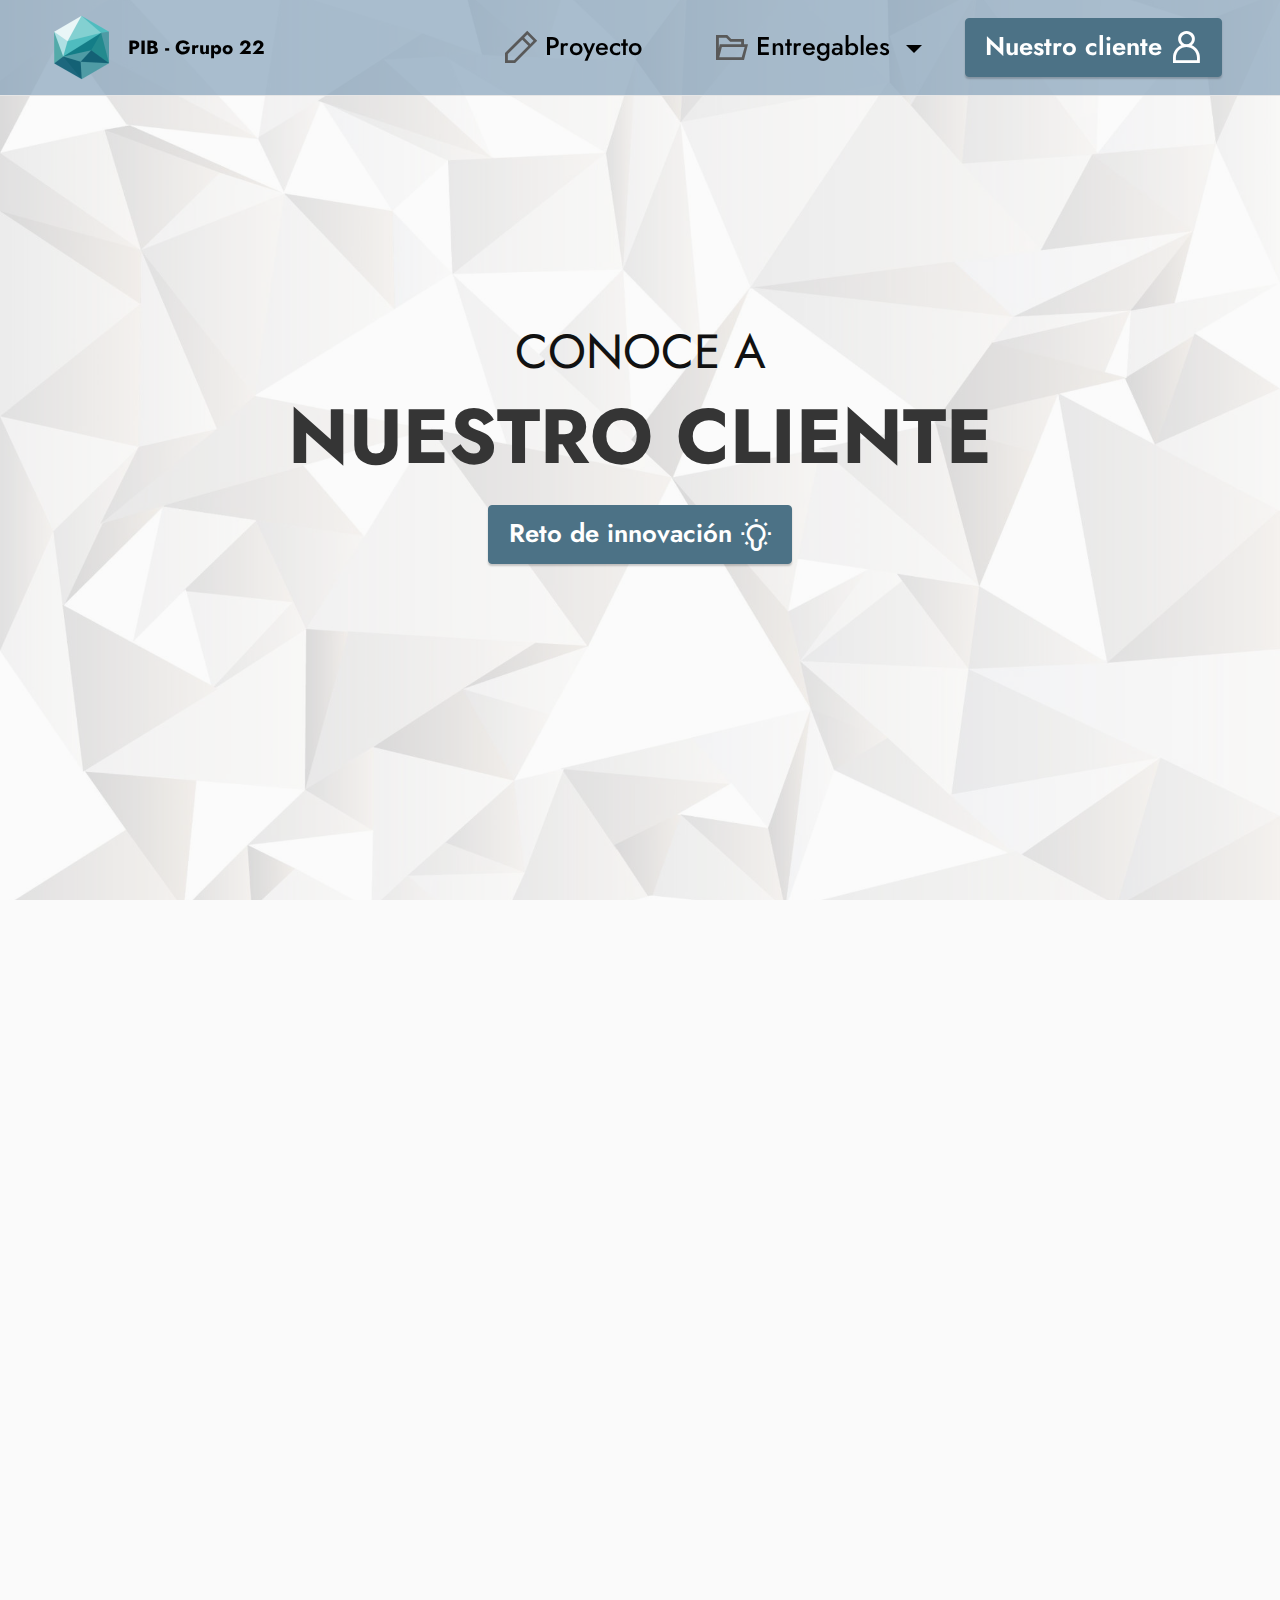
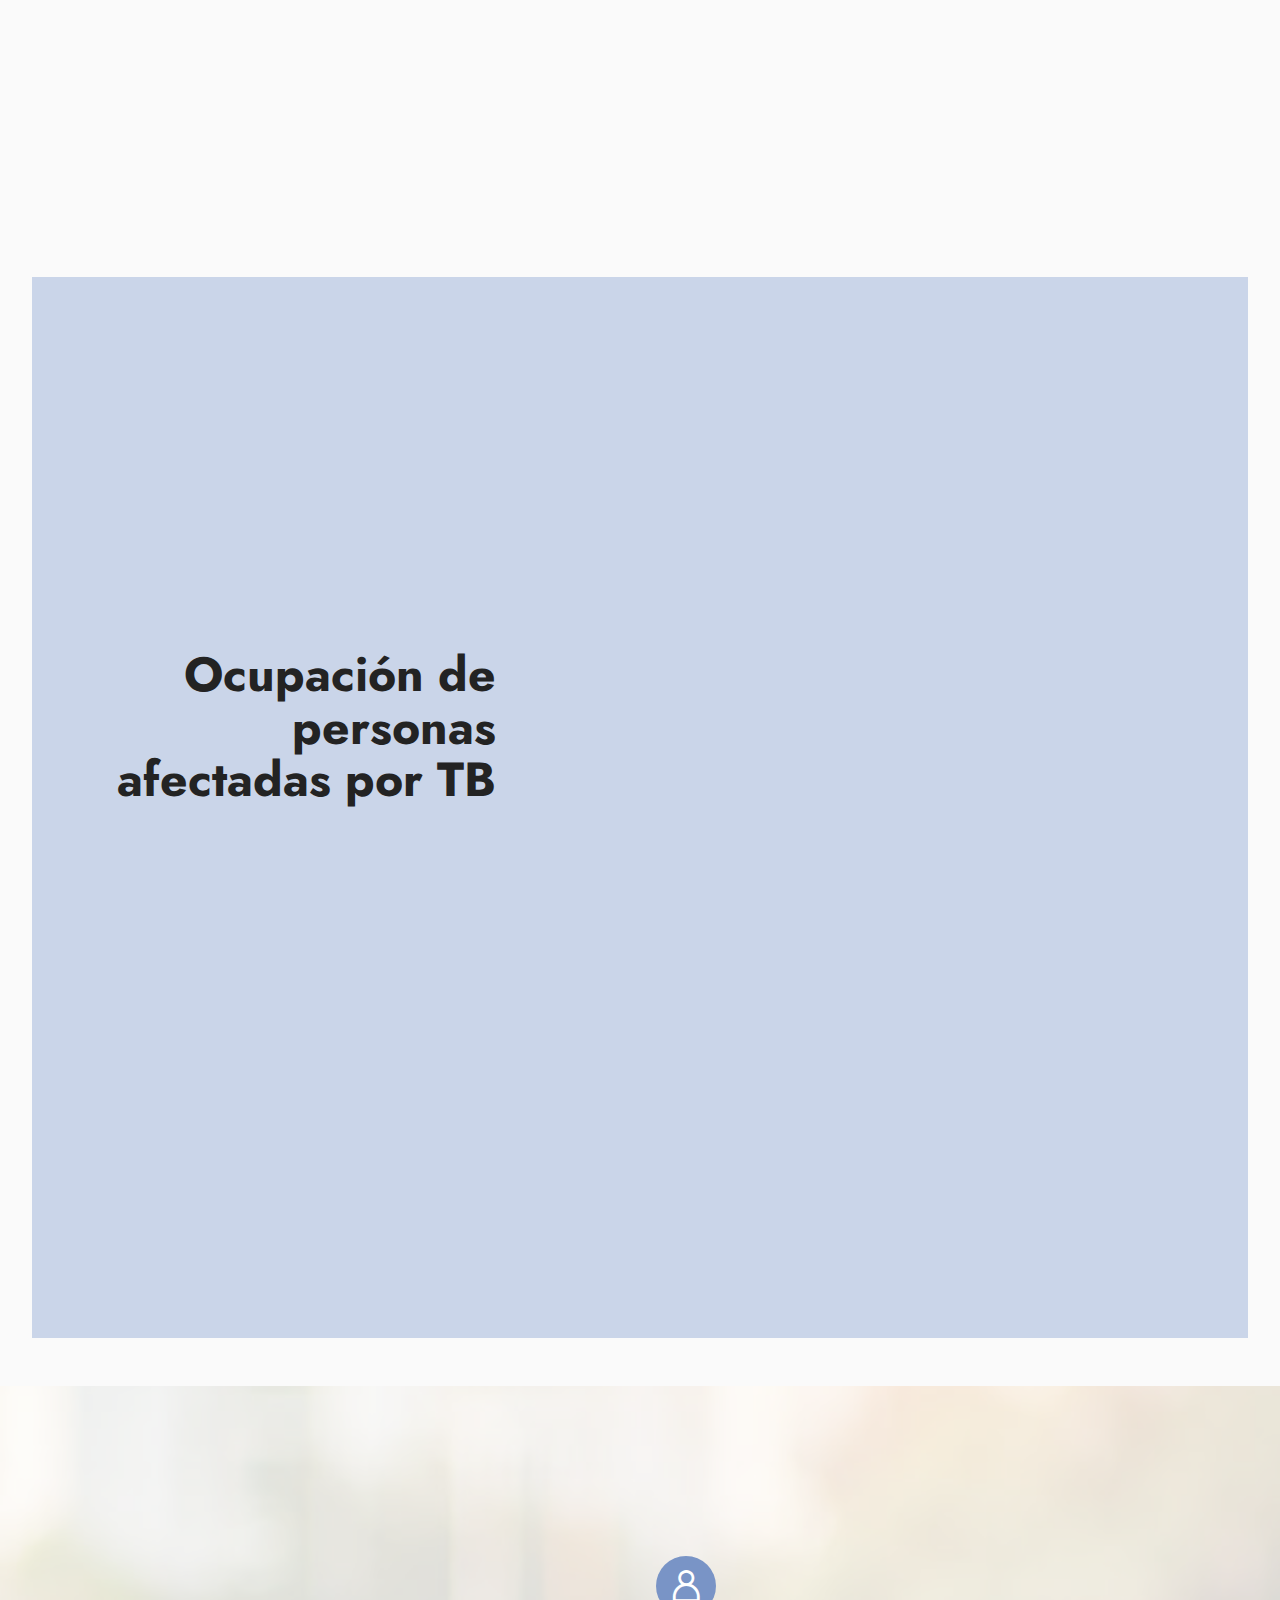
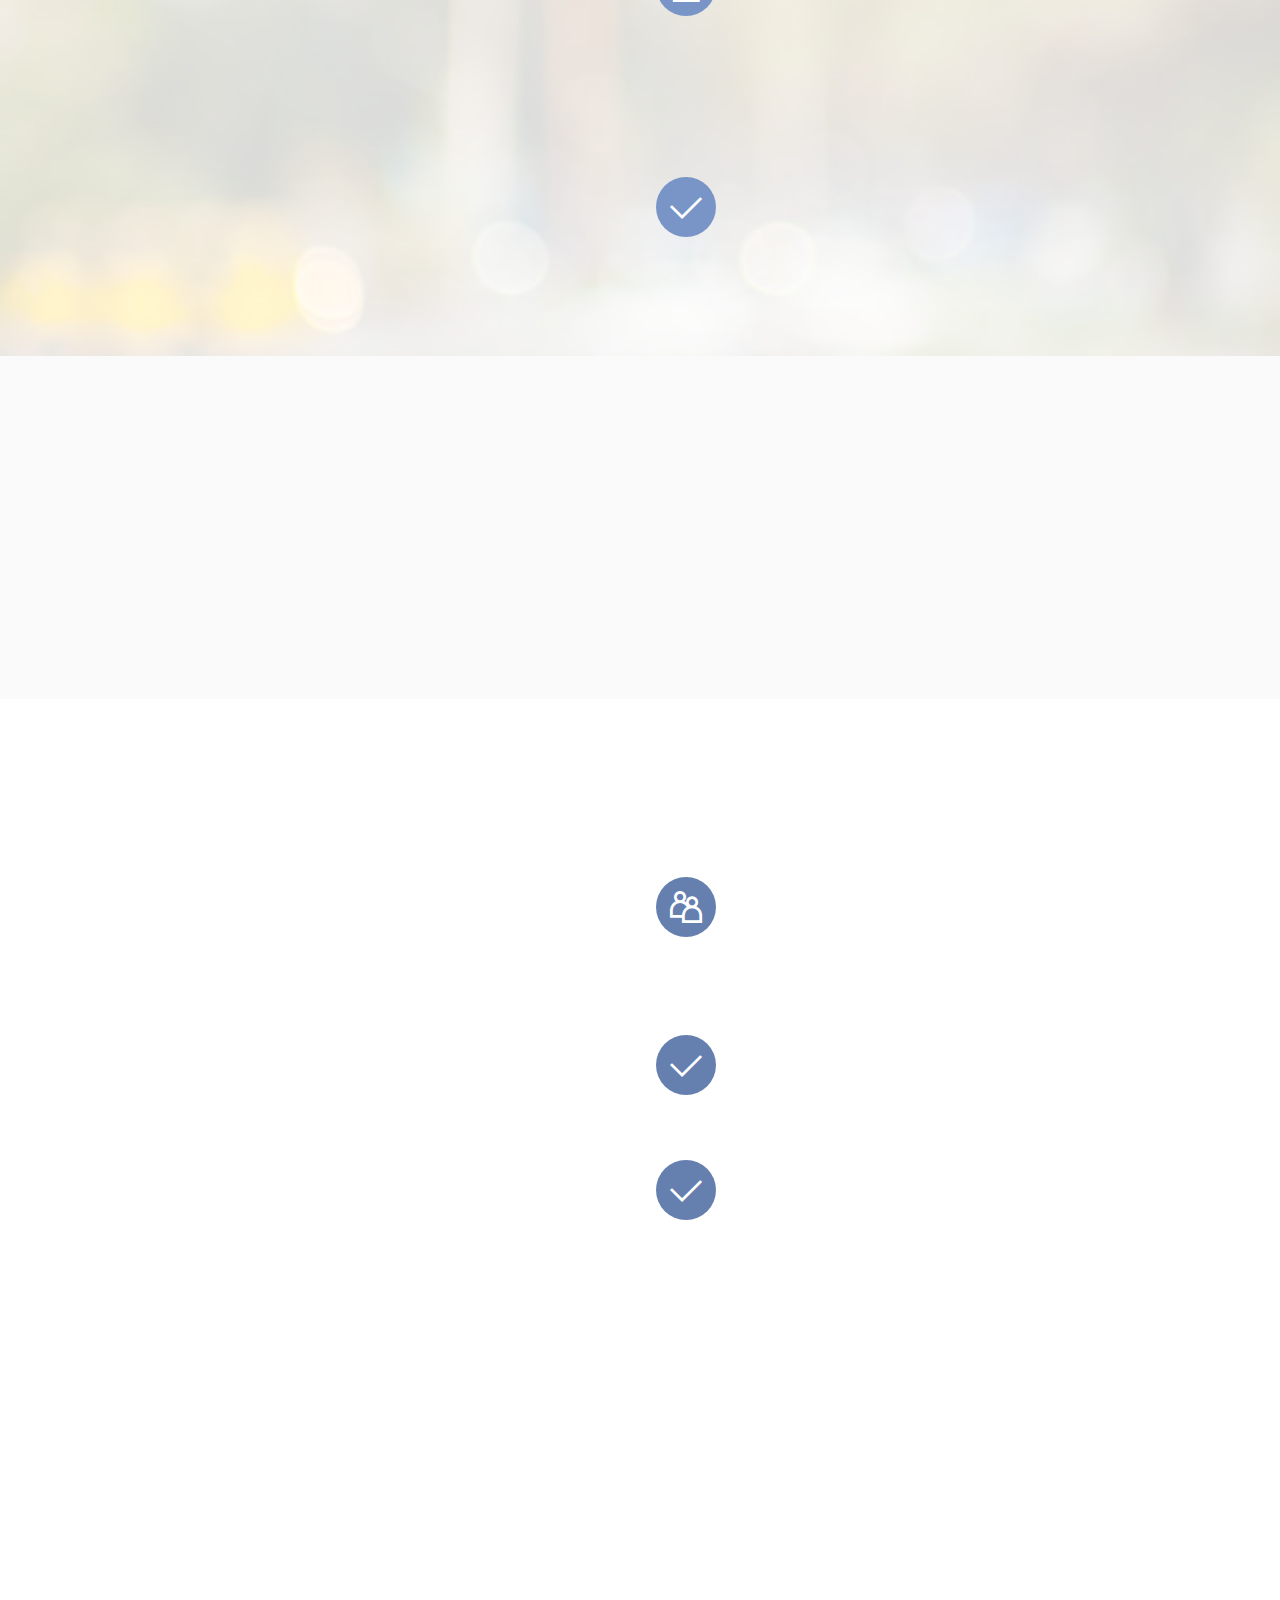
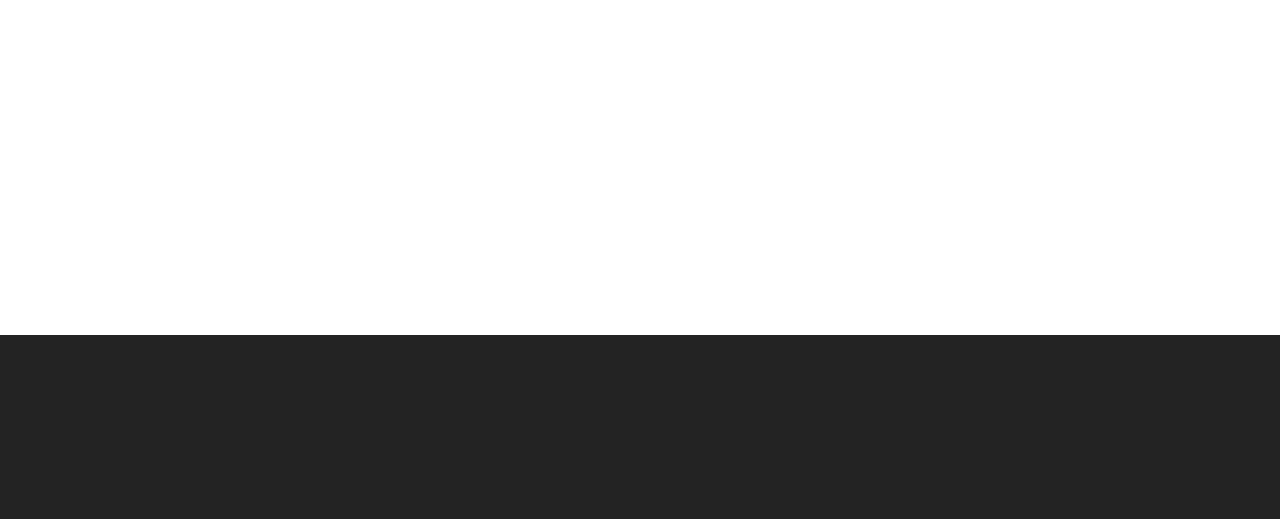
<file: page6.html>
<!DOCTYPE html>
<html  >
<head>
  <!-- Site made with Mobirise Website Builder v5.0.29, https://mobirise.com -->
  <meta charset="UTF-8">
  <meta http-equiv="X-UA-Compatible" content="IE=edge">
  <meta name="generator" content="Mobirise v5.0.29, mobirise.com">
  <meta name="viewport" content="width=device-width, initial-scale=1, minimum-scale=1">
  <link rel="shortcut icon" href="assets/images/unnamed-134x134.png" type="image/x-icon">
  <meta name="description" content="">
  
  
  <title>Nuestro cliente</title>
  <link rel="stylesheet" href="assets/web/assets/mobirise-icons2/mobirise2.css">
  <link rel="stylesheet" href="assets/tether/tether.min.css">
  <link rel="stylesheet" href="assets/bootstrap/css/bootstrap.min.css">
  <link rel="stylesheet" href="assets/bootstrap/css/bootstrap-grid.min.css">
  <link rel="stylesheet" href="assets/bootstrap/css/bootstrap-reboot.min.css">
  <link rel="stylesheet" href="assets/dropdown/css/style.css">
  <link rel="stylesheet" href="assets/animatecss/animate.css">
  <link rel="stylesheet" href="assets/socicon/css/styles.css">
  <link rel="stylesheet" href="assets/theme/css/style.css">
  <link rel="preload" as="style" href="assets/mobirise/css/mbr-additional.css"><link rel="stylesheet" href="assets/mobirise/css/mbr-additional.css" type="text/css">
  
  
  
  
</head>
<body>
  
  <section data-bs-version="5.1" class="menu cid-s48OLK6784" once="menu" id="menu1-1y">
    
    <nav class="navbar navbar-dropdown navbar-fixed-top navbar-expand-lg">
        <div class="container-fluid">
            <div class="navbar-brand">
                <span class="navbar-logo">
                    
                        <img src="assets/images/unnamed-134x134.png" alt="Mobirise" style="height: 4.2rem;">
                    
                </span>
                <span class="navbar-caption-wrap"><a class="navbar-caption text-success text-primary display-7" href="index.html">PIB - Grupo 22</a></span>
            </div>
            <button class="navbar-toggler" type="button" data-toggle="collapse" data-bs-toggle="collapse" data-target="#navbarSupportedContent" data-bs-target="#navbarSupportedContent" aria-controls="navbarNavAltMarkup" aria-expanded="false" aria-label="Toggle navigation">
                <div class="hamburger">
                    <span></span>
                    <span></span>
                    <span></span>
                    <span></span>
                </div>
            </button>
            <div class="collapse navbar-collapse" id="navbarSupportedContent">
                <ul class="navbar-nav nav-dropdown" data-app-modern-menu="true"><li class="nav-item"><a class="nav-link link text-success text-primary display-4" href="Caso_Tuberculosis.html" data-bs-auto-close="outside" aria-expanded="false" data-bs-toggle="dropdown"><span class="mobi-mbri mobi-mbri-edit-2 mbr-iconfont mbr-iconfont-btn" style="color: rgb(89, 89, 89);"></span>Proyecto&nbsp;</a></li><li class="nav-item dropdown"><a class="nav-link link text-success text-primary dropdown-toggle display-4" href="#" data-bs-auto-close="outside" aria-expanded="false" data-bs-toggle="dropdown" data-toggle="dropdown-submenu"><span class="mobi-mbri mobi-mbri-opened-folder mbr-iconfont mbr-iconfont-btn" style="color: rgb(89, 89, 89);"></span>Entregables&nbsp;</a><div class="dropdown-menu"><a class="text-success text-primary dropdown-item display-4" href="Lienzo de la propuesta de valor.html" data-bs-auto-close="outside" aria-expanded="false" data-bs-toggle="dropdown">Entregable 1: Empatizar&nbsp;</a><a class="text-success text-primary dropdown-item display-4" href="page3.html" data-bs-auto-close="outside" aria-expanded="false" data-bs-toggle="dropdown">Entregable 2: Definir</a><a class="text-success text-primary dropdown-item display-4" href="page4.html" data-bs-auto-close="outside" aria-expanded="false" data-bs-toggle="dropdown">Entregable 3: Idear<br></a><a class="text-success text-primary dropdown-item display-4" href="page5.html" data-bs-auto-close="outside" aria-expanded="false" data-bs-toggle="dropdown">Entregable 4: Prototipar</a></div></li></ul>
                
                <div class="navbar-buttons mbr-section-btn"><a class="btn btn-info display-4" href="page6.html"><span class="mobi-mbri mobi-mbri-user mbr-iconfont mbr-iconfont-btn"></span>Nuestro cliente</a></div>
            </div>
        </div>
    </nav>

</section>

<section class="engine"><a href="https://mobirise.info/n">free simple web templates</a></section><section class="header6 cid-sR3oD3GTv8 mbr-fullscreen" id="header6-26">

    

    <div class="mbr-overlay" style="opacity: 0.7; background-color: rgb(250, 250, 250);"></div>

    <div class="align-center container-fluid">
        <div class="row justify-content-center">
            <div class="col-12 col-lg-11">
                <h1 class="mbr-section-title mbr-fonts-style mbr-white mb-3 display-2">CONOCE A</h1>
                
                <p class="mbr-text mbr-white mbr-fonts-style display-1"><strong>
                    NUESTRO CLIENTE</strong></p>
                <div class="mbr-section-btn mt-3"><a class="btn btn-info display-4" href="Caso_Tuberculosis.html"><span class="mobi-mbri mobi-mbri-idea mbr-iconfont mbr-iconfont-btn"></span>Reto de innovación</a></div>
            </div>
        </div>
    </div>
</section>

<section class="gallery1 cid-sR7fz9pJHI" id="gallery1-33">
    
    
    <div class="container">
        <div class="mbr-section-head">
            <h4 class="mbr-section-title mbr-fonts-style align-center mb-0 display-2">
                <strong>Mapa de incidencia de TB</strong></h4>
            <h5 class="mbr-section-subtitle mbr-fonts-style align-center mb-0 mt-2 display-5">
                Perú, 2017</h5>
        </div>
        <div class="row mt-4">
            <div class="item features-image сol-12 col-md-6 col-lg-12">
                <div class="item-wrapper">
                    <div class="item-img">
                        <img src="assets/images/situacin-de-la-tb-en-el-per-2017-1-5-page-1-2000x1125.jpg" alt="">
                    </div>
                    
                    
                </div>
            </div>
            
            
            
        </div>
    </div>
</section>

<section class="features15 cid-sR7gbPLIqe" id="features16-34">

    

    
    <div class="container-fluid">
        <div class="content-wrapper">
            <div class="row align-items-center">
                <div class="col-12 col-lg">
                    <div class="text-wrapper">
                        <h6 class="card-title mbr-fonts-style display-2">
                            <strong>Ocupación de personas afectadas por TB</strong></h6>
                        <p class="mbr-text mbr-fonts-style mb-4 display-4">El 1,6% de los casos reportados representa a los profesionales y técnicos de Salud</p>
                        
                    </div>
                </div>
                <div class="col-12 col-lg-7">
                    <div class="image-wrapper">
                        <img src="assets/images/inked3446-45-page-00-li-962x1355.jpg" alt="Mobirise">
                    </div>
                </div>
            </div>
        </div>
    </div>
</section>

<section class="features12 cid-sR77SPbpYR" id="features13-2y">

    
    <div class="mbr-overlay" style="opacity: 0.8; background-color: rgb(255, 255, 255);">
    </div>
    <div class="container">
        <div class="row justify-content-center">
            <div class="col-12 col-lg-6">
                <div class="card-wrapper">
                    <div class="card-box align-left">
                        <h4 class="card-title mbr-fonts-style mb-4 display-2">
                            <strong>PERFIL DEL CLIENTE</strong></h4>
                        <p class="mbr-text mbr-fonts-style mb-4 display-5">
                            Personal de la salud con TB entre 25 a 44 años<br></p>
                        <div class="mbr-section-btn"><a class="btn btn-primary display-4" href="Lienzo de la propuesta de valor.html">Más información: Entregable 1</a></div>
                    </div>
                </div>
            </div>
            <div class="col-12 col-lg-6">
                <div class="item mbr-flex">
                    <div class="icon-box">
                        <span class="mbr-iconfont mobi-mbri-user mobi-mbri"></span>
                    </div>
                    <div class="text-box">
                        <h4 class="icon-title mbr-black mbr-fonts-style display-4">
                            <strong>Importancia</strong></h4>
                        <h5 class="icon-text mbr-black mbr-fonts-style display-4">Nos enfocamos en la población de trabajadores de salud, partiendo de la idea de que son ellos los que atienden a la población común.&nbsp;</h5>
                    </div>
                </div>
                <div class="item mbr-flex">
                    <div class="icon-box">
                        <span class="mbr-iconfont mobi-mbri-success mobi-mbri"></span>
                    </div>
                    <div class="text-box">
                        <h4 class="icon-title mbr-black mbr-fonts-style display-7"></h4>
                        <h5 class="icon-text mbr-black mbr-fonts-style display-4">Para una correcta atención de salud se necesita asegurar la minimización de riesgo de propagación de TB dentro del personal.&nbsp;</h5>
                    </div>
                </div>
                
            </div>
        </div>
    </div>
</section>

<section class="image3 cid-sR7c89uQ8c" id="image3-32">
    

    

    <div class="container-fluid">
        <div class="row justify-content-center">
            <div class="col-12 col-lg-8">
                <div class="image-wrapper">
                    <img src="assets/images/es-3-page-993x269.jpg" alt="Mobirise">
                    <p class="mbr-description mbr-fonts-style mt-2 align-center display-4"><strong>
                        Casos de TB en trabajadores de salud, Perú (2013 - 2015)</strong></p>
                </div>
            </div>
        </div>
    </div>
</section>

<section class="features12 cid-sR7Un2ZWxp" id="features13-39">

    
    
    <div class="container">
        <div class="row justify-content-center">
            <div class="col-12 col-lg-6">
                <div class="card-wrapper">
                    <div class="card-box align-left">
                        <h4 class="card-title mbr-fonts-style mb-4 display-2">
                            <strong>Rango de edad establecido</strong></h4>
                        <p class="mbr-text mbr-fonts-style mb-4 display-7"></p><p>Distribución proporcional de casos nuevos de TB según edad y género, 2015. Fuente: MINSA</p><br><p><img src="[data-uri]" data-filename="image.png" style="width: 100%; float: left;"><br></p><p></p>
                        
                    </div>
                </div>
            </div>
            <div class="col-12 col-lg-6">
                <div class="item mbr-flex">
                    <div class="icon-box">
                        <span class="mbr-iconfont mobi-mbri-users mobi-mbri"></span>
                    </div>
                    <div class="text-box">
                        <h4 class="icon-title mbr-black mbr-fonts-style display-7"><strong>La PEA</strong></h4>
                        <h5 class="icon-text mbr-black mbr-fonts-style display-4">La TB afecta predominantemente a la población económicamente activa más joven.&nbsp;</h5>
                    </div>
                </div>
                <div class="item mbr-flex">
                    <div class="icon-box">
                        <span class="mbr-iconfont mobi-mbri-success mobi-mbri"></span>
                    </div>
                    <div class="text-box">
                        <h4 class="icon-title mbr-black mbr-fonts-style display-7"></h4>
                        <h5 class="icon-text mbr-black mbr-fonts-style display-4">El 52% de los casos de TB se presentan en personas entre 15 a 35 años.&nbsp; &nbsp;</h5>
                    </div>
                </div>
                <div class="item mbr-flex">
                    <div class="icon-box">
                        <span class="mbr-iconfont mobi-mbri-success mobi-mbri"></span>
                    </div>
                    <div class="text-box">
                        <h4 class="icon-title mbr-black mbr-fonts-style display-7"></h4>
                        <h5 class="icon-text mbr-black mbr-fonts-style display-4"><strong>El personal de salud afectado tiene un promedio de edad de 38,1 años.</strong></h5>
                    </div>
                </div>
            </div>
        </div>
    </div>
</section>

<section class="content14 cid-sR7TcH9nCj" id="content14-37">
    
    
    
    <div class="container-fluid">
        <div class="row justify-content-center">
            <div class="col-md-12 col-lg-10">
                    <h3 class="mbr-section-title mbr-fonts-style mb-4 display-5">
                        <strong>Referencias</strong></h3>
                <ul class="list mbr-fonts-style display-7">
                    <li>Alarcón, V. et al. (2017). Tuberculosis en el Perú: situación epidemiológica, avances y desafíos para su control. Revista Peruana de Medicina Experimental y Salud Pública, 34(2), 299-310. <a href="https://dx.doi.org/10.17843/rpmesp.2017.342.2384" class="text-primary" target="_blank">https://dx.doi.org/10.17843/rpmesp.2017.342.2384</a></li><li>Ministerio de Salud (2016). Análisis de la situación epidemiológica de la Tuberculosis en el Perú en el 2015. Recuperado de <a href="http://bvs.minsa.gob.pe/local/MINSA/3446.pdf" class="text-primary" target="_blank">http://bvs.minsa.gob.pe/local/MINSA/3446.pdf</a></li><li>Soto, M. et al. (2016). Tuberculosis en trabajadores de la salud en el Perú, 2013 - 2015. Recuperado de <a href="https://www.scielosp.org/pdf/rpmesp/2016.v33n4/607-615/es" class="text-primary" target="_blank">https://www.scielosp.org/pdf/rpmesp/2016.v33n4/607-615/es</a></li>
                </ul>
            </div>
        </div>
    </div>
</section>

<section class="clients1 cid-sR7ZZ5d3C2" id="clients1-3b">
    
    <div class="images-container container-fluid">
        <div class="mbr-section-head">
            
            
            
        </div>
        <div class="row justify-content-center mt-4">
            <div class="col-md-3 card">
                <img src="assets/images/logo-pucp-240x81.png" alt="">
            </div>
            <div class="col-md-3 card">
                <img src="assets/images/logo-cayetano-240x74.png" alt="">
            </div>
            
            
            
            
            
            
        </div>
    </div>
</section>


  <script src="assets/web/assets/jquery/jquery.min.js"></script>
  <script src="assets/popper/popper.min.js"></script>
  <script src="assets/tether/tether.min.js"></script>
  <script src="assets/bootstrap/js/bootstrap.min.js"></script>
  <script src="assets/smoothscroll/smooth-scroll.js"></script>
  <script src="assets/dropdown/js/nav-dropdown.js"></script>
  <script src="assets/dropdown/js/navbar-dropdown.js"></script>
  <script src="assets/touchswipe/jquery.touch-swipe.min.js"></script>
  <script src="assets/viewportchecker/jquery.viewportchecker.js"></script>
  <script src="assets/theme/js/script.js"></script>
  
  
  
 <div id="scrollToTop" class="scrollToTop mbr-arrow-up"><a style="text-align: center;"><i class="mbr-arrow-up-icon mbr-arrow-up-icon-cm cm-icon cm-icon-smallarrow-up"></i></a></div>
    <input name="animation" type="hidden">
  </body>
</html>
</file>
<file: assets/web/assets/mobirise-icons2/mobirise2.css>
@font-face {
  font-family: 'Moririse2';
  font-display: swap;
  src:  url('mobirise2.eot?f2bix4');
  src:  url('mobirise2.eot?f2bix4#iefix') format('embedded-opentype'),
    url('mobirise2.ttf?f2bix4') format('truetype'),
    url('mobirise2.woff?f2bix4') format('woff'),
    url('mobirise2.svg?f2bix4#mobirise2') format('svg');
  font-weight: normal;
  font-style: normal;
}

[class^="mobi-"], [class*=" mobi-"] {
  /* use !important to prevent issues with browser extensions that change fonts */
  font-family: 'Moririse2' !important;
  speak: none;
  font-style: normal;
  font-weight: normal;
  font-variant: normal;
  text-transform: none;
  line-height: 1;

  /* Better Font Rendering =========== */
  -webkit-font-smoothing: antialiased;
  -moz-osx-font-smoothing: grayscale;
}

.mobi-mbri-add-submenu:before {
  content: "\e900";
}
.mobi-mbri-alert:before {
  content: "\e901";
}
.mobi-mbri-align-center:before {
  content: "\e902";
}
.mobi-mbri-align-justify:before {
  content: "\e903";
}
.mobi-mbri-align-left:before {
  content: "\e904";
}
.mobi-mbri-align-right:before {
  content: "\e905";
}
.mobi-mbri-android:before {
  content: "\e906";
}
.mobi-mbri-apple:before {
  content: "\e907";
}
.mobi-mbri-arrow-down:before {
  content: "\e908";
}
.mobi-mbri-arrow-next:before {
  content: "\e909";
}
.mobi-mbri-arrow-prev:before {
  content: "\e90a";
}
.mobi-mbri-arrow-up:before {
  content: "\e90b";
}
.mobi-mbri-bold:before {
  content: "\e90c";
}
.mobi-mbri-bookmark:before {
  content: "\e90d";
}
.mobi-mbri-bootstrap:before {
  content: "\e90e";
}
.mobi-mbri-briefcase:before {
  content: "\e90f";
}
.mobi-mbri-browse:before {
  content: "\e910";
}
.mobi-mbri-bulleted-list:before {
  content: "\e911";
}
.mobi-mbri-calendar:before {
  content: "\e912";
}
.mobi-mbri-camera:before {
  content: "\e913";
}
.mobi-mbri-cart-add:before {
  content: "\e914";
}
.mobi-mbri-cart-full:before {
  content: "\e915";
}
.mobi-mbri-cash:before {
  content: "\e916";
}
.mobi-mbri-change-style:before {
  content: "\e917";
}
.mobi-mbri-chat:before {
  content: "\e918";
}
.mobi-mbri-clock:before {
  content: "\e919";
}
.mobi-mbri-close:before {
  content: "\e91a";
}
.mobi-mbri-cloud:before {
  content: "\e91b";
}
.mobi-mbri-code:before {
  content: "\e91c";
}
.mobi-mbri-contact-form:before {
  content: "\e91d";
}
.mobi-mbri-credit-card:before {
  content: "\e91e";
}
.mobi-mbri-cursor-click:before {
  content: "\e91f";
}
.mobi-mbri-cust-feedback:before {
  content: "\e920";
}
.mobi-mbri-database:before {
  content: "\e921";
}
.mobi-mbri-delivery:before {
  content: "\e922";
}
.mobi-mbri-desktop:before {
  content: "\e923";
}
.mobi-mbri-devices:before {
  content: "\e924";
}
.mobi-mbri-down:before {
  content: "\e925";
}
.mobi-mbri-download-2:before {
  content: "\e926";
}
.mobi-mbri-download:before {
  content: "\e927";
}
.mobi-mbri-drag-n-drop-2:before {
  content: "\e928";
}
.mobi-mbri-drag-n-drop:before {
  content: "\e929";
}
.mobi-mbri-edit-2:before {
  content: "\e92a";
}
.mobi-mbri-edit:before {
  content: "\e92b";
}
.mobi-mbri-error:before {
  content: "\e92c";
}
.mobi-mbri-extension:before {
  content: "\e92d";
}
.mobi-mbri-features:before {
  content: "\e92e";
}
.mobi-mbri-file:before {
  content: "\e92f";
}
.mobi-mbri-flag:before {
  content: "\e930";
}
.mobi-mbri-folder:before {
  content: "\e931";
}
.mobi-mbri-gift:before {
  content: "\e932";
}
.mobi-mbri-github:before {
  content: "\e933";
}
.mobi-mbri-globe-2:before {
  content: "\e934";
}
.mobi-mbri-globe:before {
  content: "\e935";
}
.mobi-mbri-growing-chart:before {
  content: "\e936";
}
.mobi-mbri-hearth:before {
  content: "\e937";
}
.mobi-mbri-help:before {
  content: "\e938";
}
.mobi-mbri-home:before {
  content: "\e939";
}
.mobi-mbri-hot-cup:before {
  content: "\e93a";
}
.mobi-mbri-idea:before {
  content: "\e93b";
}
.mobi-mbri-image-gallery:before {
  content: "\e93c";
}
.mobi-mbri-image-slider:before {
  content: "\e93d";
}
.mobi-mbri-info:before {
  content: "\e93e";
}
.mobi-mbri-italic:before {
  content: "\e93f";
}
.mobi-mbri-key:before {
  content: "\e940";
}
.mobi-mbri-laptop:before {
  content: "\e941";
}
.mobi-mbri-layers:before {
  content: "\e942";
}
.mobi-mbri-left-right:before {
  content: "\e943";
}
.mobi-mbri-left:before {
  content: "\e944";
}
.mobi-mbri-letter:before {
  content: "\e945";
}
.mobi-mbri-like:before {
  content: "\e946";
}
.mobi-mbri-link:before {
  content: "\e947";
}
.mobi-mbri-lock:before {
  content: "\e948";
}
.mobi-mbri-login:before {
  content: "\e949";
}
.mobi-mbri-logout:before {
  content: "\e94a";
}
.mobi-mbri-magic-stick:before {
  content: "\e94b";
}
.mobi-mbri-map-pin:before {
  content: "\e94c";
}
.mobi-mbri-menu:before {
  content: "\e94d";
}
.mobi-mbri-mobile-2:before {
  content: "\e94e";
}
.mobi-mbri-mobile-horizontal:before {
  content: "\e94f";
}
.mobi-mbri-mobile:before {
  content: "\e950";
}
.mobi-mbri-mobirise:before {
  content: "\e951";
}
.mobi-mbri-more-horizontal:before {
  content: "\e952";
}
.mobi-mbri-more-vertical:before {
  content: "\e953";
}
.mobi-mbri-music:before {
  content: "\e954";
}
.mobi-mbri-new-file:before {
  content: "\e955";
}
.mobi-mbri-numbered-list:before {
  content: "\e956";
}
.mobi-mbri-opened-folder:before {
  content: "\e957";
}
.mobi-mbri-pages:before {
  content: "\e958";
}
.mobi-mbri-paper-plane:before {
  content: "\e959";
}
.mobi-mbri-paperclip:before {
  content: "\e95a";
}
.mobi-mbri-phone:before {
  content: "\e95b";
}
.mobi-mbri-photo:before {
  content: "\e95c";
}
.mobi-mbri-photos:before {
  content: "\e95d";
}
.mobi-mbri-pin:before {
  content: "\e95e";
}
.mobi-mbri-play:before {
  content: "\e95f";
}
.mobi-mbri-plus:before {
  content: "\e960";
}
.mobi-mbri-preview:before {
  content: "\e961";
}
.mobi-mbri-print:before {
  content: "\e962";
}
.mobi-mbri-protect:before {
  content: "\e963";
}
.mobi-mbri-question:before {
  content: "\e964";
}
.mobi-mbri-quote-left:before {
  content: "\e965";
}
.mobi-mbri-quote-right:before {
  content: "\e966";
}
.mobi-mbri-redo:before {
  content: "\e967";
}
.mobi-mbri-refresh:before {
  content: "\e968";
}
.mobi-mbri-responsive-2:before {
  content: "\e969";
}
.mobi-mbri-responsive:before {
  content: "\e96a";
}
.mobi-mbri-right:before {
  content: "\e96b";
}
.mobi-mbri-rocket:before {
  content: "\e96c";
}
.mobi-mbri-sad-face:before {
  content: "\e96d";
}
.mobi-mbri-sale:before {
  content: "\e96e";
}
.mobi-mbri-save:before {
  content: "\e96f";
}
.mobi-mbri-search:before {
  content: "\e970";
}
.mobi-mbri-setting-2:before {
  content: "\e971";
}
.mobi-mbri-setting-3:before {
  content: "\e972";
}
.mobi-mbri-setting:before {
  content: "\e973";
}
.mobi-mbri-share:before {
  content: "\e974";
}
.mobi-mbri-shopping-bag:before {
  content: "\e975";
}
.mobi-mbri-shopping-basket:before {
  content: "\e976";
}
.mobi-mbri-shopping-cart:before {
  content: "\e977";
}
.mobi-mbri-sites:before {
  content: "\e978";
}
.mobi-mbri-smile-face:before {
  content: "\e979";
}
.mobi-mbri-speed:before {
  content: "\e97a";
}
.mobi-mbri-star:before {
  content: "\e97b";
}
.mobi-mbri-success:before {
  content: "\e97c";
}
.mobi-mbri-sun:before {
  content: "\e97d";
}
.mobi-mbri-sun2:before {
  content: "\e97e";
}
.mobi-mbri-tablet-vertical:before {
  content: "\e97f";
}
.mobi-mbri-tablet:before {
  content: "\e980";
}
.mobi-mbri-target:before {
  content: "\e981";
}
.mobi-mbri-timer:before {
  content: "\e982";
}
.mobi-mbri-to-ftp:before {
  content: "\e983";
}
.mobi-mbri-to-local-drive:before {
  content: "\e984";
}
.mobi-mbri-touch-swipe:before {
  content: "\e985";
}
.mobi-mbri-touch:before {
  content: "\e986";
}
.mobi-mbri-trash:before {
  content: "\e987";
}
.mobi-mbri-underline:before {
  content: "\e988";
}
.mobi-mbri-undo:before {
  content: "\e989";
}
.mobi-mbri-unlink:before {
  content: "\e98a";
}
.mobi-mbri-unlock:before {
  content: "\e98b";
}
.mobi-mbri-up-down:before {
  content: "\e98c";
}
.mobi-mbri-up:before {
  content: "\e98d";
}
.mobi-mbri-update:before {
  content: "\e98e";
}
.mobi-mbri-upload-2:before {
  content: "\e98f";
}
.mobi-mbri-upload:before {
  content: "\e990";
}
.mobi-mbri-user-2:before {
  content: "\e991";
}
.mobi-mbri-user:before {
  content: "\e992";
}
.mobi-mbri-users:before {
  content: "\e993";
}
.mobi-mbri-video-play:before {
  content: "\e994";
}
.mobi-mbri-video:before {
  content: "\e995";
}
.mobi-mbri-watch:before {
  content: "\e996";
}
.mobi-mbri-website-theme-2:before {
  content: "\e997";
}
.mobi-mbri-website-theme:before {
  content: "\e998";
}
.mobi-mbri-wifi:before {
  content: "\e999";
}
.mobi-mbri-windows:before {
  content: "\e99a";
}
.mobi-mbri-zoom-in:before {
  content: "\e99b";
}
.mobi-mbri-zoom-out:before {
  content: "\e99c";
}
</file>
<file: assets/dropdown/css/style.css>
.navbar-dropdown {
  left: 0;
  padding: 0;
  position: absolute;
  right: 0;
  top: 0;
  transition: all 0.45s ease;
  z-index: 1030;
  background: #282828; }
  .navbar-dropdown .navbar-logo {
    margin-right: 0.8rem;
    transition: margin 0.3s ease-in-out;
    vertical-align: middle; }
    .navbar-dropdown .navbar-logo img {
      height: 3.125rem;
      transition: all 0.3s ease-in-out; }
    .navbar-dropdown .navbar-logo.mbr-iconfont {
      font-size: 3.125rem;
      line-height: 3.125rem; }
  .navbar-dropdown .navbar-caption {
    font-weight: 700;
    white-space: normal;
    vertical-align: -4px;
    line-height: 3.125rem !important; }
    .navbar-dropdown .navbar-caption, .navbar-dropdown .navbar-caption:hover {
      color: inherit;
      text-decoration: none; }
  .navbar-dropdown .mbr-iconfont + .navbar-caption {
    vertical-align: -1px; }
  .navbar-dropdown.navbar-fixed-top {
    position: fixed; }
  .navbar-dropdown .navbar-brand span {
    vertical-align: -4px; }
  .navbar-dropdown.bg-color.transparent {
    background: none; }
  .navbar-dropdown.navbar-short .navbar-brand {
    padding: 0.625rem 0; }
    .navbar-dropdown.navbar-short .navbar-brand span {
      vertical-align: -1px; }
  .navbar-dropdown.navbar-short .navbar-caption {
    line-height: 2.375rem !important;
    vertical-align: -2px; }
  .navbar-dropdown.navbar-short .navbar-logo {
    margin-right: 0.5rem; }
    .navbar-dropdown.navbar-short .navbar-logo img {
      height: 2.375rem; }
    .navbar-dropdown.navbar-short .navbar-logo.mbr-iconfont {
      font-size: 2.375rem;
      line-height: 2.375rem; }
  .navbar-dropdown.navbar-short .mbr-table-cell {
    height: 3.625rem; }
  .navbar-dropdown .navbar-close {
    left: 0.6875rem;
    position: fixed;
    top: 0.75rem;
    z-index: 1000; }
  .navbar-dropdown .hamburger-icon {
    content: "";
    display: inline-block;
    vertical-align: middle;
    width: 16px;
    -webkit-box-shadow: 0 -6px 0 1px #282828,0 0 0 1px #282828,0 6px 0 1px #282828;
    -moz-box-shadow: 0 -6px 0 1px #282828,0 0 0 1px #282828,0 6px 0 1px #282828;
    box-shadow: 0 -6px 0 1px #282828,0 0 0 1px #282828,0 6px 0 1px #282828; }

.dropdown-menu .dropdown-toggle[data-toggle="dropdown-submenu"]::after {
  border-bottom: 0.35em solid transparent;
  border-left: 0.35em solid;
  border-right: 0;
  border-top: 0.35em solid transparent;
  margin-left: 0.3rem; }

.dropdown-menu .dropdown-item:focus {
  outline: 0; }

.nav-dropdown {
  font-size: 0.75rem;
  font-weight: 500;
  height: auto !important; }
  .nav-dropdown .nav-btn {
    padding-left: 1rem; }
  .nav-dropdown .link {
    margin: .667em 1.667em;
    font-weight: 500;
    padding: 0;
    transition: color .2s ease-in-out; }
    .nav-dropdown .link.dropdown-toggle {
      margin-right: 2.583em; }
      .nav-dropdown .link.dropdown-toggle::after {
        margin-left: .25rem;
        border-top: 0.35em solid;
        border-right: 0.35em solid transparent;
        border-left: 0.35em solid transparent;
        border-bottom: 0; }
      .nav-dropdown .link.dropdown-toggle[aria-expanded="true"] {
        margin: 0;
        padding: 0.667em 3.263em  0.667em 1.667em; }
  .nav-dropdown .link::after,
  .nav-dropdown .dropdown-item::after {
    color: inherit; }
  .nav-dropdown .btn {
    font-size: 0.75rem;
    font-weight: 700;
    letter-spacing: 0;
    margin-bottom: 0;
    padding-left: 1.25rem;
    padding-right: 1.25rem; }
  .nav-dropdown .dropdown-menu {
    border-radius: 0;
    border: 0;
    left: 0;
    margin: 0;
    padding-bottom: 1.25rem;
    padding-top: 1.25rem;
    position: relative; }
  .nav-dropdown .dropdown-submenu {
    margin-left: 0.125rem;
    top: 0; }
  .nav-dropdown .dropdown-item {
    font-weight: 500;
    line-height: 2;
    padding: 0.3846em 4.615em 0.3846em 1.5385em;
    position: relative;
    transition: color .2s ease-in-out, background-color .2s ease-in-out; }
    .nav-dropdown .dropdown-item::after {
      margin-top: -0.3077em;
      position: absolute;
      right: 1.1538em;
      top: 50%; }
    .nav-dropdown .dropdown-item:focus, .nav-dropdown .dropdown-item:hover {
      background: none; }

@media (max-width: 767px) {
  .nav-dropdown.navbar-toggleable-sm {
    bottom: 0;
    display: none;
    left: 0;
    overflow-x: hidden;
    position: fixed;
    top: 0;
    transform: translateX(-100%);
    -ms-transform: translateX(-100%);
    -webkit-transform: translateX(-100%);
    width: 18.75rem;
    z-index: 999; } }
.nav-dropdown.navbar-toggleable-xl {
  bottom: 0;
  display: none;
  left: 0;
  overflow-x: hidden;
  position: fixed;
  top: 0;
  transform: translateX(-100%);
  -ms-transform: translateX(-100%);
  -webkit-transform: translateX(-100%);
  width: 18.75rem;
  z-index: 999; }

.nav-dropdown-sm {
  display: block !important;
  overflow-x: hidden;
  overflow: auto;
  padding-top: 3.875rem; }
  .nav-dropdown-sm::after {
    content: "";
    display: block;
    height: 3rem;
    width: 100%; }
  .nav-dropdown-sm.collapse.in ~ .navbar-close {
    display: block !important; }
  .nav-dropdown-sm.collapsing, .nav-dropdown-sm.collapse.in {
    transform: translateX(0);
    -ms-transform: translateX(0);
    -webkit-transform: translateX(0);
    transition: all 0.25s ease-out;
    -webkit-transition: all 0.25s ease-out;
    background: #282828; }
  .nav-dropdown-sm.collapsing[aria-expanded="false"] {
    transform: translateX(-100%);
    -ms-transform: translateX(-100%);
    -webkit-transform: translateX(-100%); }
  .nav-dropdown-sm .nav-item {
    display: block;
    margin-left: 0 !important;
    padding-left: 0; }
  .nav-dropdown-sm .link,
  .nav-dropdown-sm .dropdown-item {
    border-top: 1px dotted rgba(255, 255, 255, 0.1);
    font-size: 0.8125rem;
    line-height: 1.6;
    margin: 0 !important;
    padding: 0.875rem 2.4rem 0.875rem 1.5625rem !important;
    position: relative;
    white-space: normal; }
    .nav-dropdown-sm .link:focus, .nav-dropdown-sm .link:hover,
    .nav-dropdown-sm .dropdown-item:focus,
    .nav-dropdown-sm .dropdown-item:hover {
      background: rgba(0, 0, 0, 0.2) !important;
      color: #c0a375; }
  .nav-dropdown-sm .nav-btn {
    position: relative;
    padding: 1.5625rem 1.5625rem 0 1.5625rem; }
    .nav-dropdown-sm .nav-btn::before {
      border-top: 1px dotted rgba(255, 255, 255, 0.1);
      content: "";
      left: 0;
      position: absolute;
      top: 0;
      width: 100%; }
    .nav-dropdown-sm .nav-btn + .nav-btn {
      padding-top: 0.625rem; }
      .nav-dropdown-sm .nav-btn + .nav-btn::before {
        display: none; }
  .nav-dropdown-sm .btn {
    padding: 0.625rem 0; }
  .nav-dropdown-sm .dropdown-toggle[data-toggle="dropdown-submenu"]::after {
    margin-left: .25rem;
    border-top: 0.35em solid;
    border-right: 0.35em solid transparent;
    border-left: 0.35em solid transparent;
    border-bottom: 0; }
  .nav-dropdown-sm .dropdown-toggle[data-toggle="dropdown-submenu"][aria-expanded="true"]::after {
    border-top: 0;
    border-right: 0.35em solid transparent;
    border-left: 0.35em solid transparent;
    border-bottom: 0.35em solid; }
  .nav-dropdown-sm .dropdown-menu {
    margin: 0;
    padding: 0;
    position: relative;
    top: 0;
    left: 0;
    width: 100%;
    border: 0;
    float: none;
    border-radius: 0;
    background: none; }
  .nav-dropdown-sm .dropdown-submenu {
    left: 100%;
    margin-left: 0.125rem;
    margin-top: -1.25rem;
    top: 0; }

.navbar-toggleable-sm .nav-dropdown .dropdown-menu {
  position: absolute; }

.navbar-toggleable-sm .nav-dropdown .dropdown-submenu {
  left: 100%;
  margin-left: 0.125rem;
  margin-top: -1.25rem;
  top: 0; }

.navbar-toggleable-sm.opened .nav-dropdown .dropdown-menu {
  position: relative; }

.navbar-toggleable-sm.opened .nav-dropdown .dropdown-submenu {
  left: 0;
  margin-left: 00rem;
  margin-top: 0rem;
  top: 0; }

.is-builder .nav-dropdown.collapsing {
  transition: none !important; }

/*# sourceMappingURL=style.css.map */
</file>
<file: assets/socicon/css/styles.css>
@charset "UTF-8";

@font-face {
  font-family: 'Socicon';
  src:  url('../fonts/socicon.eot');
  src:  url('../fonts/socicon.eot?#iefix') format('embedded-opentype'),
    url('../fonts/socicon.woff2') format('woff2'),
    url('../fonts/socicon.ttf') format('truetype'),
    url('../fonts/socicon.woff') format('woff'),
    url('../fonts/socicon.svg#socicon') format('svg');
  font-weight: normal;
  font-style: normal;
}

[data-icon]:before {
  font-family: "socicon" !important;
  content: attr(data-icon);
  font-style: normal !important;
  font-weight: normal !important;
  font-variant: normal !important;
  text-transform: none !important;
  speak: none;
  line-height: 1;
  -webkit-font-smoothing: antialiased;
  -moz-osx-font-smoothing: grayscale;
}

[class^="socicon-"], [class*=" socicon-"] {
  /* use !important to prevent issues with browser extensions that change fonts */
  font-family: 'Socicon' !important;
  speak: none;
  font-style: normal;
  font-weight: normal;
  font-variant: normal;
  text-transform: none;
  line-height: 1;

  /* Better Font Rendering =========== */
  -webkit-font-smoothing: antialiased;
  -moz-osx-font-smoothing: grayscale;
}

.socicon-eitaa:before {
  content: "\e97c";
}
.socicon-soroush:before {
  content: "\e97d";
}
.socicon-bale:before {
  content: "\e97e";
}
.socicon-zazzle:before {
  content: "\e97b";
}
.socicon-society6:before {
  content: "\e97a";
}
.socicon-redbubble:before {
  content: "\e979";
}
.socicon-avvo:before {
  content: "\e978";
}
.socicon-stitcher:before {
  content: "\e977";
}
.socicon-googlehangouts:before {
  content: "\e974";
}
.socicon-dlive:before {
  content: "\e975";
}
.socicon-vsco:before {
  content: "\e976";
}
.socicon-flipboard:before {
  content: "\e973";
}
.socicon-ubuntu:before {
  content: "\e958";
}
.socicon-artstation:before {
  content: "\e959";
}
.socicon-invision:before {
  content: "\e95a";
}
.socicon-torial:before {
  content: "\e95b";
}
.socicon-collectorz:before {
  content: "\e95c";
}
.socicon-seenthis:before {
  content: "\e95d";
}
.socicon-googleplaymusic:before {
  content: "\e95e";
}
.socicon-debian:before {
  content: "\e95f";
}
.socicon-filmfreeway:before {
  content: "\e960";
}
.socicon-gnome:before {
  content: "\e961";
}
.socicon-itchio:before {
  content: "\e962";
}
.socicon-jamendo:before {
  content: "\e963";
}
.socicon-mix:before {
  content: "\e964";
}
.socicon-sharepoint:before {
  content: "\e965";
}
.socicon-tinder:before {
  content: "\e966";
}
.socicon-windguru:before {
  content: "\e967";
}
.socicon-cdbaby:before {
  content: "\e968";
}
.socicon-elementaryos:before {
  content: "\e969";
}
.socicon-stage32:before {
  content: "\e96a";
}
.socicon-tiktok:before {
  content: "\e96b";
}
.socicon-gitter:before {
  content: "\e96c";
}
.socicon-letterboxd:before {
  content: "\e96d";
}
.socicon-threema:before {
  content: "\e96e";
}
.socicon-splice:before {
  content: "\e96f";
}
.socicon-metapop:before {
  content: "\e970";
}
.socicon-naver:before {
  content: "\e971";
}
.socicon-remote:before {
  content: "\e972";
}
.socicon-internet:before {
  content: "\e957";
}
.socicon-moddb:before {
  content: "\e94b";
}
.socicon-indiedb:before {
  content: "\e94c";
}
.socicon-traxsource:before {
  content: "\e94d";
}
.socicon-gamefor:before {
  content: "\e94e";
}
.socicon-pixiv:before {
  content: "\e94f";
}
.socicon-myanimelist:before {
  content: "\e950";
}
.socicon-blackberry:before {
  content: "\e951";
}
.socicon-wickr:before {
  content: "\e952";
}
.socicon-spip:before {
  content: "\e953";
}
.socicon-napster:before {
  content: "\e954";
}
.socicon-beatport:before {
  content: "\e955";
}
.socicon-hackerone:before {
  content: "\e956";
}
.socicon-hackernews:before {
  content: "\e946";
}
.socicon-smashwords:before {
  content: "\e947";
}
.socicon-kobo:before {
  content: "\e948";
}
.socicon-bookbub:before {
  content: "\e949";
}
.socicon-mailru:before {
  content: "\e94a";
}
.socicon-gitlab:before {
  content: "\e945";
}
.socicon-instructables:before {
  content: "\e944";
}
.socicon-portfolio:before {
  content: "\e943";
}
.socicon-codered:before {
  content: "\e940";
}
.socicon-origin:before {
  content: "\e941";
}
.socicon-nextdoor:before {
  content: "\e942";
}
.socicon-udemy:before {
  content: "\e93f";
}
.socicon-livemaster:before {
  content: "\e93e";
}
.socicon-crunchbase:before {
  content: "\e93b";
}
.socicon-homefy:before {
  content: "\e93c";
}
.socicon-calendly:before {
  content: "\e93d";
}
.socicon-realtor:before {
  content: "\e90f";
}
.socicon-tidal:before {
  content: "\e910";
}
.socicon-qobuz:before {
  content: "\e911";
}
.socicon-natgeo:before {
  content: "\e912";
}
.socicon-mastodon:before {
  content: "\e913";
}
.socicon-unsplash:before {
  content: "\e914";
}
.socicon-homeadvisor:before {
  content: "\e915";
}
.socicon-angieslist:before {
  content: "\e916";
}
.socicon-codepen:before {
  content: "\e917";
}
.socicon-slack:before {
  content: "\e918";
}
.socicon-openaigym:before {
  content: "\e919";
}
.socicon-logmein:before {
  content: "\e91a";
}
.socicon-fiverr:before {
  content: "\e91b";
}
.socicon-gotomeeting:before {
  content: "\e91c";
}
.socicon-aliexpress:before {
  content: "\e91d";
}
.socicon-guru:before {
  content: "\e91e";
}
.socicon-appstore:before {
  content: "\e91f";
}
.socicon-homes:before {
  content: "\e920";
}
.socicon-zoom:before {
  content: "\e921";
}
.socicon-alibaba:before {
  content: "\e922";
}
.socicon-craigslist:before {
  content: "\e923";
}
.socicon-wix:before {
  content: "\e924";
}
.socicon-redfin:before {
  content: "\e925";
}
.socicon-googlecalendar:before {
  content: "\e926";
}
.socicon-shopify:before {
  content: "\e927";
}
.socicon-freelancer:before {
  content: "\e928";
}
.socicon-seedrs:before {
  content: "\e929";
}
.socicon-bing:before {
  content: "\e92a";
}
.socicon-doodle:before {
  content: "\e92b";
}
.socicon-bonanza:before {
  content: "\e92c";
}
.socicon-squarespace:before {
  content: "\e92d";
}
.socicon-toptal:before {
  content: "\e92e";
}
.socicon-gust:before {
  content: "\e92f";
}
.socicon-ask:before {
  content: "\e930";
}
.socicon-trulia:before {
  content: "\e931";
}
.socicon-loomly:before {
  content: "\e932";
}
.socicon-ghost:before {
  content: "\e933";
}
.socicon-upwork:before {
  content: "\e934";
}
.socicon-fundable:before {
  content: "\e935";
}
.socicon-booking:before {
  content: "\e936";
}
.socicon-googlemaps:before {
  content: "\e937";
}
.socicon-zillow:before {
  content: "\e938";
}
.socicon-niconico:before {
  content: "\e939";
}
.socicon-toneden:before {
  content: "\e93a";
}
.socicon-augment:before {
  content: "\e908";
}
.socicon-bitbucket:before {
  content: "\e909";
}
.socicon-fyuse:before {
  content: "\e90a";
}
.socicon-yt-gaming:before {
  content: "\e90b";
}
.socicon-sketchfab:before {
  content: "\e90c";
}
.socicon-mobcrush:before {
  content: "\e90d";
}
.socicon-microsoft:before {
  content: "\e90e";
}
.socicon-pandora:before {
  content: "\e907";
}
.socicon-messenger:before {
  content: "\e906";
}
.socicon-gamewisp:before {
  content: "\e905";
}
.socicon-bloglovin:before {
  content: "\e904";
}
.socicon-tunein:before {
  content: "\e903";
}
.socicon-gamejolt:before {
  content: "\e901";
}
.socicon-trello:before {
  content: "\e902";
}
.socicon-spreadshirt:before {
  content: "\e900";
}
.socicon-500px:before {
  content: "\e000";
}
.socicon-8tracks:before {
  content: "\e001";
}
.socicon-airbnb:before {
  content: "\e002";
}
.socicon-alliance:before {
  content: "\e003";
}
.socicon-amazon:before {
  content: "\e004";
}
.socicon-amplement:before {
  content: "\e005";
}
.socicon-android:before {
  content: "\e006";
}
.socicon-angellist:before {
  content: "\e007";
}
.socicon-apple:before {
  content: "\e008";
}
.socicon-appnet:before {
  content: "\e009";
}
.socicon-baidu:before {
  content: "\e00a";
}
.socicon-bandcamp:before {
  content: "\e00b";
}
.socicon-battlenet:before {
  content: "\e00c";
}
.socicon-mixer:before {
  content: "\e00d";
}
.socicon-bebee:before {
  content: "\e00e";
}
.socicon-bebo:before {
  content: "\e00f";
}
.socicon-behance:before {
  content: "\e010";
}
.socicon-blizzard:before {
  content: "\e011";
}
.socicon-blogger:before {
  content: "\e012";
}
.socicon-buffer:before {
  content: "\e013";
}
.socicon-chrome:before {
  content: "\e014";
}
.socicon-coderwall:before {
  content: "\e015";
}
.socicon-curse:before {
  content: "\e016";
}
.socicon-dailymotion:before {
  content: "\e017";
}
.socicon-deezer:before {
  content: "\e018";
}
.socicon-delicious:before {
  content: "\e019";
}
.socicon-deviantart:before {
  content: "\e01a";
}
.socicon-diablo:before {
  content: "\e01b";
}
.socicon-digg:before {
  content: "\e01c";
}
.socicon-discord:before {
  content: "\e01d";
}
.socicon-disqus:before {
  content: "\e01e";
}
.socicon-douban:before {
  content: "\e01f";
}
.socicon-draugiem:before {
  content: "\e020";
}
.socicon-dribbble:before {
  content: "\e021";
}
.socicon-drupal:before {
  content: "\e022";
}
.socicon-ebay:before {
  content: "\e023";
}
.socicon-ello:before {
  content: "\e024";
}
.socicon-endomodo:before {
  content: "\e025";
}
.socicon-envato:before {
  content: "\e026";
}
.socicon-etsy:before {
  content: "\e027";
}
.socicon-facebook:before {
  content: "\e028";
}
.socicon-feedburner:before {
  content: "\e029";
}
.socicon-filmweb:before {
  content: "\e02a";
}
.socicon-firefox:before {
  content: "\e02b";
}
.socicon-flattr:before {
  content: "\e02c";
}
.socicon-flickr:before {
  content: "\e02d";
}
.socicon-formulr:before {
  content: "\e02e";
}
.socicon-forrst:before {
  content: "\e02f";
}
.socicon-foursquare:before {
  content: "\e030";
}
.socicon-friendfeed:before {
  content: "\e031";
}
.socicon-github:before {
  content: "\e032";
}
.socicon-goodreads:before {
  content: "\e033";
}
.socicon-google:before {
  content: "\e034";
}
.socicon-googlescholar:before {
  content: "\e035";
}
.socicon-googlegroups:before {
  content: "\e036";
}
.socicon-googlephotos:before {
  content: "\e037";
}
.socicon-googleplus:before {
  content: "\e038";
}
.socicon-grooveshark:before {
  content: "\e039";
}
.socicon-hackerrank:before {
  content: "\e03a";
}
.socicon-hearthstone:before {
  content: "\e03b";
}
.socicon-hellocoton:before {
  content: "\e03c";
}
.socicon-heroes:before {
  content: "\e03d";
}
.socicon-smashcast:before {
  content: "\e03e";
}
.socicon-horde:before {
  content: "\e03f";
}
.socicon-houzz:before {
  content: "\e040";
}
.socicon-icq:before {
  content: "\e041";
}
.socicon-identica:before {
  content: "\e042";
}
.socicon-imdb:before {
  content: "\e043";
}
.socicon-instagram:before {
  content: "\e044";
}
.socicon-issuu:before {
  content: "\e045";
}
.socicon-istock:before {
  content: "\e046";
}
.socicon-itunes:before {
  content: "\e047";
}
.socicon-keybase:before {
  content: "\e048";
}
.socicon-lanyrd:before {
  content: "\e049";
}
.socicon-lastfm:before {
  content: "\e04a";
}
.socicon-line:before {
  content: "\e04b";
}
.socicon-linkedin:before {
  content: "\e04c";
}
.socicon-livejournal:before {
  content: "\e04d";
}
.socicon-lyft:before {
  content: "\e04e";
}
.socicon-macos:before {
  content: "\e04f";
}
.socicon-mail:before {
  content: "\e050";
}
.socicon-medium:before {
  content: "\e051";
}
.socicon-meetup:before {
  content: "\e052";
}
.socicon-mixcloud:before {
  content: "\e053";
}
.socicon-modelmayhem:before {
  content: "\e054";
}
.socicon-mumble:before {
  content: "\e055";
}
.socicon-myspace:before {
  content: "\e056";
}
.socicon-newsvine:before {
  content: "\e057";
}
.socicon-nintendo:before {
  content: "\e058";
}
.socicon-npm:before {
  content: "\e059";
}
.socicon-odnoklassniki:before {
  content: "\e05a";
}
.socicon-openid:before {
  content: "\e05b";
}
.socicon-opera:before {
  content: "\e05c";
}
.socicon-outlook:before {
  content: "\e05d";
}
.socicon-overwatch:before {
  content: "\e05e";
}
.socicon-patreon:before {
  content: "\e05f";
}
.socicon-paypal:before {
  content: "\e060";
}
.socicon-periscope:before {
  content: "\e061";
}
.socicon-persona:before {
  content: "\e062";
}
.socicon-pinterest:before {
  content: "\e063";
}
.socicon-play:before {
  content: "\e064";
}
.socicon-player:before {
  content: "\e065";
}
.socicon-playstation:before {
  content: "\e066";
}
.socicon-pocket:before {
  content: "\e067";
}
.socicon-qq:before {
  content: "\e068";
}
.socicon-quora:before {
  content: "\e069";
}
.socicon-raidcall:before {
  content: "\e06a";
}
.socicon-ravelry:before {
  content: "\e06b";
}
.socicon-reddit:before {
  content: "\e06c";
}
.socicon-renren:before {
  content: "\e06d";
}
.socicon-researchgate:before {
  content: "\e06e";
}
.socicon-residentadvisor:before {
  content: "\e06f";
}
.socicon-reverbnation:before {
  content: "\e070";
}
.socicon-rss:before {
  content: "\e071";
}
.socicon-sharethis:before {
  content: "\e072";
}
.socicon-skype:before {
  content: "\e073";
}
.socicon-slideshare:before {
  content: "\e074";
}
.socicon-smugmug:before {
  content: "\e075";
}
.socicon-snapchat:before {
  content: "\e076";
}
.socicon-songkick:before {
  content: "\e077";
}
.socicon-soundcloud:before {
  content: "\e078";
}
.socicon-spotify:before {
  content: "\e079";
}
.socicon-stackexchange:before {
  content: "\e07a";
}
.socicon-stackoverflow:before {
  content: "\e07b";
}
.socicon-starcraft:before {
  content: "\e07c";
}
.socicon-stayfriends:before {
  content: "\e07d";
}
.socicon-steam:before {
  content: "\e07e";
}
.socicon-storehouse:before {
  content: "\e07f";
}
.socicon-strava:before {
  content: "\e080";
}
.socicon-streamjar:before {
  content: "\e081";
}
.socicon-stumbleupon:before {
  content: "\e082";
}
.socicon-swarm:before {
  content: "\e083";
}
.socicon-teamspeak:before {
  content: "\e084";
}
.socicon-teamviewer:before {
  content: "\e085";
}
.socicon-technorati:before {
  content: "\e086";
}
.socicon-telegram:before {
  content: "\e087";
}
.socicon-tripadvisor:before {
  content: "\e088";
}
.socicon-tripit:before {
  content: "\e089";
}
.socicon-triplej:before {
  content: "\e08a";
}
.socicon-tumblr:before {
  content: "\e08b";
}
.socicon-twitch:before {
  content: "\e08c";
}
.socicon-twitter:before {
  content: "\e08d";
}
.socicon-uber:before {
  content: "\e08e";
}
.socicon-ventrilo:before {
  content: "\e08f";
}
.socicon-viadeo:before {
  content: "\e090";
}
.socicon-viber:before {
  content: "\e091";
}
.socicon-viewbug:before {
  content: "\e092";
}
.socicon-vimeo:before {
  content: "\e093";
}
.socicon-vine:before {
  content: "\e094";
}
.socicon-vkontakte:before {
  content: "\e095";
}
.socicon-warcraft:before {
  content: "\e096";
}
.socicon-wechat:before {
  content: "\e097";
}
.socicon-weibo:before {
  content: "\e098";
}
.socicon-whatsapp:before {
  content: "\e099";
}
.socicon-wikipedia:before {
  content: "\e09a";
}
.socicon-windows:before {
  content: "\e09b";
}
.socicon-wordpress:before {
  content: "\e09c";
}
.socicon-wykop:before {
  content: "\e09d";
}
.socicon-xbox:before {
  content: "\e09e";
}
.socicon-xing:before {
  content: "\e09f";
}
.socicon-yahoo:before {
  content: "\e0a0";
}
.socicon-yammer:before {
  content: "\e0a1";
}
.socicon-yandex:before {
  content: "\e0a2";
}
.socicon-yelp:before {
  content: "\e0a3";
}
.socicon-younow:before {
  content: "\e0a4";
}
.socicon-youtube:before {
  content: "\e0a5";
}
.socicon-zapier:before {
  content: "\e0a6";
}
.socicon-zerply:before {
  content: "\e0a7";
}
.socicon-zomato:before {
  content: "\e0a8";
}
.socicon-zynga:before {
  content: "\e0a9";
}
</file>
<file: assets/theme/css/style.css>
section {
  background-color: #ffffff; }

.form-control:focus {
  box-shadow: none; }

:focus {
  outline: none; }

section,
.container,
.container-fluid {
  position: relative;
  word-wrap: break-word; }

a.mbr-iconfont:hover {
  text-decoration: none; }

.article .lead p,
.article .lead ul,
.article .lead ol,
.article .lead pre,
.article .lead blockquote {
  margin-bottom: 0; }

a {
  font-style: normal;
  font-weight: 400;
  cursor: pointer; }
  a, a:hover {
    text-decoration: none; }

figure {
  margin-bottom: 0; }

body {
  color: #232323; }

h1,
h2,
h3,
h4,
h5,
h6,
.display-1,
.display-2,
.display-4,
.display-5,
.display-7,
span,
p,
a {
  line-height: 1;
  word-break: break-word;
  word-wrap: break-word;
  font-weight: 400; }

b,
strong {
  font-weight: bold; }

input:-webkit-autofill, input:-webkit-autofill:hover, input:-webkit-autofill:focus, input:-webkit-autofill:active {
  transition-delay: 9999s;
  transition-property: background-color, color; }

textarea[type="hidden"] {
  display: none; }

body {
  position: relative; }

section {
  background-position: 50% 50%;
  background-repeat: no-repeat;
  background-size: cover; }
  section .mbr-background-video,
  section .mbr-background-video-preview {
    position: absolute;
    bottom: 0;
    left: 0;
    right: 0;
    top: 0; }

.hidden {
  visibility: hidden; }

.mbr-z-index20 {
  z-index: 20; }

/*! Base colors */
.mbr-white {
  color: #ffffff; }

.mbr-black {
  color: #111111; }

.mbr-bg-white {
  background-color: #ffffff; }

.mbr-bg-black {
  background-color: #000000; }

/*! Text-aligns */
.align-left {
  text-align: left; }

.align-center {
  text-align: center; }

.align-right {
  text-align: right; }

/*! Font-weight  */
.mbr-light {
  font-weight: 300; }

.mbr-regular {
  font-weight: 400; }

.mbr-semibold {
  font-weight: 500; }

.mbr-bold {
  font-weight: 700; }

/*! Media  */
.media-size-item {
  flex: 1 1 auto; }

.media-content {
  flex-basis: 100%; }

.media-container-row {
  display: flex;
  flex-direction: row;
  flex-wrap: wrap;
  justify-content: center;
  align-content: center;
  align-items: start; }
  .media-container-row .media-size-item {
    width: 400px; }

.media-container-column {
  display: flex;
  flex-direction: column;
  flex-wrap: wrap;
  justify-content: center;
  align-content: center;
  align-items: stretch; }
  .media-container-column > * {
    width: 100%; }

@media (min-width: 992px) {
  .media-container-row {
    flex-wrap: nowrap; } }
figure {
  overflow: hidden; }

figure[mbr-media-size] {
  transition: width 0.1s; }

img,
iframe {
  display: block;
  width: 100%; }

.card {
  background-color: transparent;
  border: none; }

.card-box {
  width: 100%; }

.card-img {
  text-align: center;
  flex-shrink: 0;
  -webkit-flex-shrink: 0; }

.media {
  max-width: 100%;
  margin: 0 auto; }

.mbr-figure {
  align-self: center; }

.media-container > div {
  max-width: 100%; }

.mbr-figure img,
.card-img img {
  width: 100%; }

@media (max-width: 991px) {
  .media-size-item {
    width: auto !important; }

  .media {
    width: auto; }

  .mbr-figure {
    width: 100% !important; } }
/*! Buttons */
.mbr-section-btn {
  margin-left: -0.6rem;
  margin-right: -0.6rem;
  font-size: 0; }

.btn {
  font-weight: 600;
  border-width: 1px;
  font-style: normal;
  margin: 0.6rem 0.6rem;
  white-space: normal;
  transition: all 0.2s ease-in-out;
  display: inline-flex;
  align-items: center;
  justify-content: center;
  word-break: break-word; }

.btn-sm {
  font-weight: 600;
  letter-spacing: 0px;
  transition: all 0.3s ease-in-out; }

.btn-md {
  font-weight: 600;
  letter-spacing: 0px;
  transition: all 0.3s ease-in-out; }

.btn-lg {
  font-weight: 600;
  letter-spacing: 0px;
  transition: all 0.3s ease-in-out; }

.btn-form {
  margin: 0; }
  .btn-form:hover {
    cursor: pointer; }

nav .mbr-section-btn {
  margin-left: 0rem;
  margin-right: 0rem; }

/*! Btn icon margin */
.btn .mbr-iconfont,
.btn.btn-sm .mbr-iconfont {
  order: 1;
  cursor: pointer;
  margin-left: 0.5rem;
  vertical-align: sub; }

.btn.btn-md .mbr-iconfont,
.btn.btn-md .mbr-iconfont {
  margin-left: 0.8rem; }

.mbr-regular {
  font-weight: 400; }

.mbr-semibold {
  font-weight: 500; }

.mbr-bold {
  font-weight: 700; }

[type="submit"] {
  -webkit-appearance: none; }

/*! Full-screen */
.mbr-fullscreen .mbr-overlay {
  min-height: 100vh; }

.mbr-fullscreen {
  display: flex;
  display: -webkit-flex;
  display: -moz-flex;
  display: -ms-flex;
  display: -o-flex;
  align-items: center;
  min-height: 100vh;
  padding-top: 3rem;
  padding-bottom: 3rem; }

/*! Map */
.map {
  height: 25rem;
  position: relative; }
  .map iframe {
    width: 100%;
    height: 100%; }

/* Form */
.form-asterisk {
  font-family: initial;
  position: absolute;
  top: -2px;
  font-weight: normal; }

/*! Scroll to top arrow */
.mbr-arrow-up {
  bottom: 25px;
  right: 90px;
  position: fixed;
  text-align: right;
  z-index: 5000;
  color: #ffffff;
  font-size: 32px; }

.mbr-arrow-up a {
  background: rgba(0, 0, 0, 0.2);
  border-radius: 50%;
  color: #fff;
  display: inline-block;
  height: 60px;
  width: 60px;
  outline-style: none !important;
  position: relative;
  text-decoration: none;
  transition: all 0.3s ease-in-out;
  cursor: pointer;
  text-align: center; }
  .mbr-arrow-up a:hover {
    background-color: rgba(0, 0, 0, 0.4); }
  .mbr-arrow-up a i {
    line-height: 60px; }

.mbr-arrow-up-icon {
  display: block;
  color: #fff; }

.mbr-arrow-up-icon::before {
  content: "\203a";
  display: inline-block;
  font-family: serif;
  font-size: 32px;
  line-height: 1;
  font-style: normal;
  position: relative;
  top: 6px;
  left: -4px;
  transform: rotate(-90deg); }

/*! Arrow Down */
.mbr-arrow {
  position: absolute;
  bottom: 45px;
  left: 50%;
  width: 60px;
  height: 60px;
  cursor: pointer;
  background-color: rgba(80, 80, 80, 0.5);
  border-radius: 50%;
  transform: translateX(-50%); }
  .mbr-arrow > a {
    display: inline-block;
    text-decoration: none;
    outline-style: none;
    animation: arrowdown 1.7s ease-in-out infinite; }
    .mbr-arrow > a > i {
      position: absolute;
      top: -2px;
      left: 15px;
      font-size: 2rem; }

@keyframes arrowdown {
  0% {
    transform: translateY(0px); }
  50% {
    transform: translateY(-5px); }
  100% {
    transform: translateY(0px); } }
@-webkit-keyframes arrowdown {
  0% {
    transform: translateY(0px); }
  50% {
    transform: translateY(-5px); }
  100% {
    transform: translateY(0px); } }
@media (max-width: 500px) {
  .mbr-arrow-up {
    left: 50%;
    right: auto; } }
/*Gradients animation*/
@keyframes gradient-animation {
  from {
    background-position: 0% 100%;
    animation-timing-function: ease-in-out; }
  to {
    background-position: 100% 0%;
    animation-timing-function: ease-in-out; } }
@-webkit-keyframes gradient-animation {
  from {
    background-position: 0% 100%;
    animation-timing-function: ease-in-out; }
  to {
    background-position: 100% 0%;
    animation-timing-function: ease-in-out; } }
.bg-gradient {
  background-size: 200% 200%;
  animation: gradient-animation 5s infinite alternate;
  -webkit-animation: gradient-animation 5s infinite alternate; }

.menu .navbar-brand {
  display: -webkit-flex; }
  .menu .navbar-brand span {
    display: flex;
    display: -webkit-flex; }
  .menu .navbar-brand .navbar-caption-wrap {
    display: -webkit-flex; }
  .menu .navbar-brand .navbar-logo img {
    display: -webkit-flex; }
@media (min-width: 768px) and (max-width: 991px) {
  .menu .navbar-toggleable-sm .navbar-nav {
    display: -webkit-box;
    display: -webkit-flex;
    display: -ms-flexbox; } }
@media (max-width: 991px) {
  .menu .navbar-collapse {
    max-height: 93.5vh; }
    .menu .navbar-collapse.show {
      overflow: auto; } }
@media (min-width: 992px) {
  .menu .navbar-nav.nav-dropdown {
    display: -webkit-flex; }
  .menu .navbar-toggleable-sm .navbar-collapse {
    display: -webkit-flex !important; }
  .menu .collapsed .navbar-collapse {
    max-height: 93.5vh; }
    .menu .collapsed .navbar-collapse.show {
      overflow: auto; } }
@media (max-width: 767px) {
  .menu .navbar-collapse {
    max-height: 80vh; } }

.nav-link .mbr-iconfont {
  margin-right: .5rem; }

.navbar {
  display: -webkit-flex;
  -webkit-flex-wrap: wrap;
  -webkit-align-items: center;
  -webkit-justify-content: space-between; }

.navbar-collapse {
  -webkit-flex-basis: 100%;
  -webkit-flex-grow: 1;
  -webkit-align-items: center; }

.nav-dropdown .link {
  padding: 0.667em 1.667em !important;
  margin: 0 !important; }

.nav {
  display: -webkit-flex;
  -webkit-flex-wrap: wrap; }

.row {
  display: -webkit-flex;
  -webkit-flex-wrap: wrap; }

.justify-content-center {
  -webkit-justify-content: center; }

.form-inline {
  display: -webkit-flex; }

.card-wrapper {
  -webkit-flex: 1; }

.carousel-control {
  z-index: 10;
  display: -webkit-flex; }

.carousel-controls {
  display: -webkit-flex; }

.media {
  display: -webkit-flex; }

.form-group:focus {
  outline: none; }

.jq-selectbox__select {
  padding: 7px 0;
  position: relative; }

.jq-selectbox__dropdown {
  overflow: hidden;
  border-radius: 10px;
  position: absolute;
  top: 100%;
  left: 0 !important;
  width: 100% !important; }

.jq-selectbox__trigger-arrow {
  right: 0;
  transform: translateY(-50%); }

.jq-selectbox li {
  padding: 1.07em 0.5em; }

input[type="range"] {
  padding-left: 0 !important;
  padding-right: 0 !important; }

.modal-dialog,
.modal-content {
  height: 100%; }

.modal-dialog .carousel-inner {
  height: calc(100vh - 1.75rem); }
  @media (max-width: 575px) {
    .modal-dialog .carousel-inner {
      height: calc(100vh - 1rem); } }

.carousel-item {
  text-align: center; }

.carousel-item img {
  margin: auto; }

.navbar-toggler {
  -webkit-align-self: flex-start;
  -ms-flex-item-align: start;
  align-self: flex-start;
  padding: 0.25rem 0.75rem;
  font-size: 1.25rem;
  line-height: 1;
  background: transparent;
  border: 1px solid transparent;
  border-radius: 0.25rem; }

.navbar-toggler:focus,
.navbar-toggler:hover {
  text-decoration: none; }

.navbar-toggler-icon {
  display: inline-block;
  width: 1.5em;
  height: 1.5em;
  vertical-align: middle;
  content: "";
  background: no-repeat center center;
  background-size: 100% 100%; }

.navbar-toggler-left {
  position: absolute;
  left: 1rem; }

.navbar-toggler-right {
  position: absolute;
  right: 1rem; }

@media (max-width: 575px) {
  .navbar-toggleable .navbar-nav .dropdown-menu {
    position: static;
    float: none; }

  .navbar-toggleable > .container {
    padding-right: 0;
    padding-left: 0; } }
@media (min-width: 576px) {
  .navbar-toggleable {
    flex-direction: row;
    flex-wrap: nowrap;
    align-items: center; }

  .navbar-toggleable .navbar-nav {
    flex-direction: row; }

  .navbar-toggleable .navbar-nav .nav-link {
    padding-right: 0.5rem;
    padding-left: 0.5rem; }

  .navbar-toggleable > .container {
    display: flex;
    flex-wrap: nowrap;
    align-items: center; }

  .navbar-toggleable .navbar-collapse {
    display: flex !important;
    width: 100%; }

  .navbar-toggleable .navbar-toggler {
    display: none; } }
@media (max-width: 767px) {
  .navbar-toggleable-sm .navbar-nav .dropdown-menu {
    position: static;
    float: none; }

  .navbar-toggleable-sm > .container {
    padding-right: 0;
    padding-left: 0; } }
@media (min-width: 768px) {
  .navbar-toggleable-sm {
    flex-direction: row;
    flex-wrap: nowrap;
    align-items: center; }

  .navbar-toggleable-sm .navbar-nav {
    flex-direction: row; }

  .navbar-toggleable-sm .navbar-nav .nav-link {
    padding-right: 0.5rem;
    padding-left: 0.5rem; }

  .navbar-toggleable-sm > .container {
    display: flex;
    flex-wrap: nowrap;
    align-items: center; }

  .navbar-toggleable-sm .navbar-collapse {
    display: none;
    width: 100%; }

  .navbar-toggleable-sm .navbar-toggler {
    display: none; } }
@media (max-width: 991px) {
  .navbar-toggleable-md .navbar-nav .dropdown-menu {
    position: static;
    float: none; }

  .navbar-toggleable-md > .container {
    padding-right: 0;
    padding-left: 0; } }
@media (min-width: 992px) {
  .navbar-toggleable-md {
    flex-direction: row;
    flex-wrap: nowrap;
    align-items: center; }

  .navbar-toggleable-md .navbar-nav {
    flex-direction: row; }

  .navbar-toggleable-md .navbar-nav .nav-link {
    padding-right: 0.5rem;
    padding-left: 0.5rem; }

  .navbar-toggleable-md > .container {
    display: flex;
    flex-wrap: nowrap;
    align-items: center; }

  .navbar-toggleable-md .navbar-collapse {
    display: flex !important;
    width: 100%; }

  .navbar-toggleable-md .navbar-toggler {
    display: none; } }
@media (max-width: 1199px) {
  .navbar-toggleable-lg .navbar-nav .dropdown-menu {
    position: static;
    float: none; }

  .navbar-toggleable-lg > .container {
    padding-right: 0;
    padding-left: 0; } }
@media (min-width: 1200px) {
  .navbar-toggleable-lg {
    flex-direction: row;
    flex-wrap: nowrap;
    align-items: center; }

  .navbar-toggleable-lg .navbar-nav {
    flex-direction: row; }

  .navbar-toggleable-lg .navbar-nav .nav-link {
    padding-right: 0.5rem;
    padding-left: 0.5rem; }

  .navbar-toggleable-lg > .container {
    display: flex;
    flex-wrap: nowrap;
    align-items: center; }

  .navbar-toggleable-lg .navbar-collapse {
    display: flex !important;
    width: 100%; }

  .navbar-toggleable-lg .navbar-toggler {
    display: none; } }
.navbar-toggleable-xl {
  flex-direction: row;
  flex-wrap: nowrap;
  align-items: center; }

.navbar-toggleable-xl .navbar-nav .dropdown-menu {
  position: static;
  float: none; }

.navbar-toggleable-xl > .container {
  padding-right: 0;
  padding-left: 0; }

.navbar-toggleable-xl .navbar-nav {
  flex-direction: row; }

.navbar-toggleable-xl .navbar-nav .nav-link {
  padding-right: 0.5rem;
  padding-left: 0.5rem; }

.navbar-toggleable-xl > .container {
  display: flex;
  flex-wrap: nowrap;
  align-items: center; }

.navbar-toggleable-xl .navbar-collapse {
  display: flex !important;
  width: 100%; }

.navbar-toggleable-xl .navbar-toggler {
  display: none; }

.card-img {
  width: auto; }

.menu .navbar.collapsed:not(.beta-menu) {
  flex-direction: column; }

.carousel-item.active,
.carousel-item-next,
.carousel-item-prev {
  display: -webkit-box;
  display: -webkit-flex;
  display: -ms-flexbox;
  display: flex; }

.note-air-layout .dropup .dropdown-menu,
.note-air-layout .navbar-fixed-bottom .dropdown .dropdown-menu {
  bottom: initial !important; }

html,
body {
  height: auto;
  min-height: 100vh; }

.dropup .dropdown-toggle::after {
  display: none; }

.mbr-section-title {
  font-style: normal;
  line-height: 1.3; }

.mbr-section-subtitle {
  line-height: 1.3; }

.mbr-text {
  font-style: normal;
  line-height: 1.7; }

body {
  font-style: normal;
  line-height: 1.5;
  font-weight: 400; }

#scrollToTop a i::before {
  content: "";
  position: absolute;
  display: block;
  border-bottom: 3px solid #fff;
  border-left: 3px solid #fff;
  width: 40%;
  height: 40%;
  left: 50%;
  top: 50%;
  -webkit-transform: rotate(135deg);
  transform: translateY(-30%) translateX(-50%) rotate(135deg); }

/* Others*/
.note-check a[data-value="Rubik"] {
  font-style: normal; }

.mbr-arrow a {
  color: #ffffff; }

@media (max-width: 767px) {
  .mbr-arrow {
    display: none; } }
.form-control-label {
  position: relative;
  cursor: pointer;
  margin-bottom: 0.357em;
  padding: 0; }

.alert {
  color: #ffffff;
  border-radius: 0;
  border: 0;
  font-size: 1.1rem;
  line-height: 1.5;
  margin-bottom: 1.875rem;
  padding: 1.25rem;
  position: relative;
  text-align: center; }
  .alert.alert-form::after {
    background-color: inherit;
    bottom: -7px;
    content: "";
    display: block;
    height: 14px;
    left: 50%;
    margin-left: -7px;
    position: absolute;
    transform: rotate(45deg);
    width: 14px; }

.form-control {
  background-color: #ffffff;
  background-clip: border-box;
  color: #232323;
  line-height: 1rem !important;
  height: auto;
  padding: 0.6rem 1.2rem;
  transition: border-color 0.25s ease 0s;
  border: 1px solid transparent !important;
  border-radius: 4px;
  box-shadow: rgba(0, 0, 0, 0.07) 0px 1px 1px 0px, rgba(0, 0, 0, 0.07) 0px 1px 3px 0px, rgba(0, 0, 0, 0.03) 0px 0px 0px 1px; }
  .form-active .form-control:invalid {
    border-color: red; }

form .row {
  margin-left: -0.6rem;
  margin-right: -0.6rem; }
  form .row [class*="col"] {
    padding-left: 0.6rem;
    padding-right: 0.6rem; }

form .mbr-section-btn {
  margin: 0;
  padding-left: 0.6rem;
  padding-right: 0.6rem; }

form .btn {
  display: flex;
  padding: 0.6rem 1.2rem;
  margin: 0; }

form .form-check-input {
  margin-top: .5; }

textarea.form-control {
  line-height: 1.5rem !important; }

.form-group {
  margin-bottom: 1.2rem; }

.form-control,
form .btn {
  min-height: 48px; }

.mbr-overlay {
  background-color: #000;
  bottom: 0;
  left: 0;
  opacity: 0.5;
  position: absolute;
  right: 0;
  top: 0;
  z-index: 0;
  pointer-events: none; }

blockquote {
  font-style: italic;
  padding: 3rem;
  font-size: 1.09rem;
  position: relative;
  border-left: 3px solid; }

ul,
ol,
pre,
blockquote {
  margin-bottom: 2.3125rem; }

pre {
  background: #f4f4f4;
  padding: 10px 24px;
  white-space: pre-wrap; }

.inactive {
  user-select: none;
  pointer-events: none;
  user-drag: none; }

.mbr-section__comments .row {
  justify-content: center; }

.mt-4 {
  margin-top: 2rem !important; }

.mb-4 {
  margin-bottom: 2rem !important; }

@media (min-width: 992px) {
  .container {
    padding-left: 16px;
    padding-right: 16px; }

  .row {
    margin-left: -16px;
    margin-right: -16px; }
    .row > [class*="col"] {
      padding-left: 16px;
      padding-right: 16px; } }
@media (min-width: 768px) {
  .container-fluid {
    padding-left: 32px;
    padding-right: 32px; } }
@media (min-width: 768px) and (max-width: 991px) {
  .mbr-container {
    padding-left: 32px;
    padding-right: 32px; } }
@media (max-width: 767px) {
  .mbr-container {
    padding-left: 16px;
    padding-right: 16px; } }
.card-wrapper,
.item-wrapper {
  overflow: hidden; }

.app-video-wrapper > img {
  opacity: 1; }

/*# sourceMappingURL=style.css.map */
.engine {
	position: absolute;
	text-indent: -2400px;
	text-align: center;
	padding: 0;
	top: 0;
	left: -2400px;
}
</file>
<file: assets/mobirise/css/mbr-additional.css>
@import url(https://fonts.googleapis.com/css?family=Jost:100,200,300,400,500,600,700,800,900,100i,200i,300i,400i,500i,600i,700i,800i,900i&display=swap);





body {
  font-family: Jost;
}
.display-1 {
  font-family: 'Jost', sans-serif;
  font-size: 4.8rem;
  line-height: 1.1;
}
.display-1 > .mbr-iconfont {
  font-size: 6rem;
}
.display-2 {
  font-family: 'Jost', sans-serif;
  font-size: 3rem;
  line-height: 1.1;
}
.display-2 > .mbr-iconfont {
  font-size: 3.75rem;
}
.display-4 {
  font-family: 'Jost', sans-serif;
  font-size: 1.6rem;
  line-height: 1.5;
}
.display-4 > .mbr-iconfont {
  font-size: 2rem;
}
.display-5 {
  font-family: 'Jost', sans-serif;
  font-size: 2.2rem;
  line-height: 1.5;
}
.display-5 > .mbr-iconfont {
  font-size: 2.75rem;
}
.display-7 {
  font-family: 'Jost', sans-serif;
  font-size: 1.2rem;
  line-height: 1.5;
}
.display-7 > .mbr-iconfont {
  font-size: 1.5rem;
}
/* ---- Fluid typography for mobile devices ---- */
/* 1.4 - font scale ratio ( bootstrap == 1.42857 ) */
/* 100vw - current viewport width */
/* (48 - 20)  48 == 48rem == 768px, 20 == 20rem == 320px(minimal supported viewport) */
/* 0.65 - min scale variable, may vary */
@media (max-width: 992px) {
  .display-1 {
    font-size: 3.84rem;
  }
}
@media (max-width: 768px) {
  .display-1 {
    font-size: 3.36rem;
    font-size: calc( 2.33rem + (4.8 - 2.33) * ((100vw - 20rem) / (48 - 20)));
    line-height: calc( 1.1 * (2.33rem + (4.8 - 2.33) * ((100vw - 20rem) / (48 - 20))));
  }
  .display-2 {
    font-size: 2.4rem;
    font-size: calc( 1.7rem + (3 - 1.7) * ((100vw - 20rem) / (48 - 20)));
    line-height: calc( 1.3 * (1.7rem + (3 - 1.7) * ((100vw - 20rem) / (48 - 20))));
  }
  .display-4 {
    font-size: 1.28rem;
    font-size: calc( 1.21rem + (1.6 - 1.21) * ((100vw - 20rem) / (48 - 20)));
    line-height: calc( 1.4 * (1.21rem + (1.6 - 1.21) * ((100vw - 20rem) / (48 - 20))));
  }
  .display-5 {
    font-size: 1.76rem;
    font-size: calc( 1.42rem + (2.2 - 1.42) * ((100vw - 20rem) / (48 - 20)));
    line-height: calc( 1.4 * (1.42rem + (2.2 - 1.42) * ((100vw - 20rem) / (48 - 20))));
  }
  .display-7 {
    font-size: 0.96rem;
    font-size: calc( 1.07rem + (1.2 - 1.07) * ((100vw - 20rem) / (48 - 20)));
    line-height: calc( 1.4 * (1.07rem + (1.2 - 1.07) * ((100vw - 20rem) / (48 - 20))));
  }
}
/* Buttons */
.btn {
  padding: 0.6rem 1.2rem;
  border-radius: 4px;
}
.btn-sm {
  padding: 0.6rem 1.2rem;
  border-radius: 4px;
}
.btn-md {
  padding: 0.6rem 1.2rem;
  border-radius: 4px;
}
.btn-lg {
  padding: 1rem 2.6rem;
  border-radius: 4px;
}
.bg-primary {
  background-color: #8199ae !important;
}
.bg-success {
  background-color: #000000 !important;
}
.bg-info {
  background-color: #4c7286 !important;
}
.bg-warning {
  background-color: #e6c63b !important;
}
.bg-danger {
  background-color: #ff6666 !important;
}
.btn-primary,
.btn-primary:active {
  background-color: #8199ae !important;
  border-color: #8199ae !important;
  color: #ffffff !important;
  box-shadow: 0 2px 2px 0 rgba(0, 0, 0, 0.2);
}
.btn-primary:hover,
.btn-primary:focus,
.btn-primary.focus,
.btn-primary.active {
  color: #ffffff !important;
  background-color: #638099 !important;
  border-color: #638099 !important;
  box-shadow: 0 2px 5px 0 rgba(0, 0, 0, 0.2);
}
.btn-primary.disabled,
.btn-primary:disabled {
  color: #ffffff !important;
  background-color: #638099 !important;
  border-color: #638099 !important;
}
.btn-secondary,
.btn-secondary:active {
  background-color: #64c15b !important;
  border-color: #64c15b !important;
  color: #ffffff !important;
  box-shadow: 0 2px 2px 0 rgba(0, 0, 0, 0.2);
}
.btn-secondary:hover,
.btn-secondary:focus,
.btn-secondary.focus,
.btn-secondary.active {
  color: #ffffff !important;
  background-color: #49a940 !important;
  border-color: #49a940 !important;
  box-shadow: 0 2px 5px 0 rgba(0, 0, 0, 0.2);
}
.btn-secondary.disabled,
.btn-secondary:disabled {
  color: #ffffff !important;
  background-color: #49a940 !important;
  border-color: #49a940 !important;
}
.btn-info,
.btn-info:active {
  background-color: #4c7286 !important;
  border-color: #4c7286 !important;
  color: #ffffff !important;
  box-shadow: 0 2px 2px 0 rgba(0, 0, 0, 0.2);
}
.btn-info:hover,
.btn-info:focus,
.btn-info.focus,
.btn-info.active {
  color: #ffffff !important;
  background-color: #3a5665 !important;
  border-color: #3a5665 !important;
  box-shadow: 0 2px 5px 0 rgba(0, 0, 0, 0.2);
}
.btn-info.disabled,
.btn-info:disabled {
  color: #ffffff !important;
  background-color: #3a5665 !important;
  border-color: #3a5665 !important;
}
.btn-success,
.btn-success:active {
  background-color: #000000 !important;
  border-color: #000000 !important;
  color: #ffffff !important;
  box-shadow: 0 2px 2px 0 rgba(0, 0, 0, 0.2);
}
.btn-success:hover,
.btn-success:focus,
.btn-success.focus,
.btn-success.active {
  color: #ffffff !important;
  background-color: #000000 !important;
  border-color: #000000 !important;
  box-shadow: 0 2px 5px 0 rgba(0, 0, 0, 0.2);
}
.btn-success.disabled,
.btn-success:disabled {
  color: #ffffff !important;
  background-color: #000000 !important;
  border-color: #000000 !important;
}
.btn-warning,
.btn-warning:active {
  background-color: #e6c63b !important;
  border-color: #e6c63b !important;
  color: #ffffff !important;
  box-shadow: 0 2px 2px 0 rgba(0, 0, 0, 0.2);
}
.btn-warning:hover,
.btn-warning:focus,
.btn-warning.focus,
.btn-warning.active {
  color: #ffffff !important;
  background-color: #d3b11b !important;
  border-color: #d3b11b !important;
  box-shadow: 0 2px 5px 0 rgba(0, 0, 0, 0.2);
}
.btn-warning.disabled,
.btn-warning:disabled {
  color: #ffffff !important;
  background-color: #d3b11b !important;
  border-color: #d3b11b !important;
}
.btn-danger,
.btn-danger:active {
  background-color: #ff6666 !important;
  border-color: #ff6666 !important;
  color: #ffffff !important;
  box-shadow: 0 2px 2px 0 rgba(0, 0, 0, 0.2);
}
.btn-danger:hover,
.btn-danger:focus,
.btn-danger.focus,
.btn-danger.active {
  color: #ffffff !important;
  background-color: #ff3333 !important;
  border-color: #ff3333 !important;
  box-shadow: 0 2px 5px 0 rgba(0, 0, 0, 0.2);
}
.btn-danger.disabled,
.btn-danger:disabled {
  color: #ffffff !important;
  background-color: #ff3333 !important;
  border-color: #ff3333 !important;
}
.btn-white {
  color: #232323 !important;
}
.btn-white,
.btn-white:active {
  background-color: #fafafa !important;
  border-color: #fafafa !important;
  color: #7a7a7a !important;
  box-shadow: 0 2px 2px 0 rgba(0, 0, 0, 0.2);
}
.btn-white:hover,
.btn-white:focus,
.btn-white.focus,
.btn-white.active {
  color: #616161 !important;
  background-color: #e1e1e1 !important;
  border-color: #e1e1e1 !important;
  box-shadow: 0 2px 5px 0 rgba(0, 0, 0, 0.2);
}
.btn-white.disabled,
.btn-white:disabled {
  color: #7a7a7a !important;
  background-color: #e1e1e1 !important;
  border-color: #e1e1e1 !important;
}
.btn-white:hover {
  color: #fafafa !important;
}
.btn-white:hover,
.btn-white:hover:active {
  background-color: #232323 !important;
  border-color: #232323 !important;
  color: #ffffff !important;
  box-shadow: 0 2px 2px 0 rgba(0, 0, 0, 0.2);
}
.btn-white:hover:hover,
.btn-white:hover:focus,
.btn-white:hover.focus,
.btn-white:hover.active {
  color: #ffffff !important;
  background-color: #0a0a0a !important;
  border-color: #0a0a0a !important;
  box-shadow: 0 2px 5px 0 rgba(0, 0, 0, 0.2);
}
.btn-white:hover.disabled,
.btn-white:hover:disabled {
  color: #ffffff !important;
  background-color: #0a0a0a !important;
  border-color: #0a0a0a !important;
}
.btn-black {
  color: #fafafa !important;
}
.btn-black,
.btn-black:active {
  background-color: #232323 !important;
  border-color: #232323 !important;
  color: #ffffff !important;
  box-shadow: 0 2px 2px 0 rgba(0, 0, 0, 0.2);
}
.btn-black:hover,
.btn-black:focus,
.btn-black.focus,
.btn-black.active {
  color: #ffffff !important;
  background-color: #0a0a0a !important;
  border-color: #0a0a0a !important;
  box-shadow: 0 2px 5px 0 rgba(0, 0, 0, 0.2);
}
.btn-black.disabled,
.btn-black:disabled {
  color: #ffffff !important;
  background-color: #0a0a0a !important;
  border-color: #0a0a0a !important;
}
.btn-black:hover {
  color: #232323 !important;
}
.btn-black:hover,
.btn-black:hover:active {
  background-color: #fafafa !important;
  border-color: #fafafa !important;
  color: #7a7a7a !important;
  box-shadow: 0 2px 2px 0 rgba(0, 0, 0, 0.2);
}
.btn-black:hover:hover,
.btn-black:hover:focus,
.btn-black:hover.focus,
.btn-black:hover.active {
  color: #616161 !important;
  background-color: #e1e1e1 !important;
  border-color: #e1e1e1 !important;
  box-shadow: 0 2px 5px 0 rgba(0, 0, 0, 0.2);
}
.btn-black:hover.disabled,
.btn-black:hover:disabled {
  color: #7a7a7a !important;
  background-color: #e1e1e1 !important;
  border-color: #e1e1e1 !important;
}
.btn-primary-outline,
.btn-primary-outline:active {
  background-color: transparent !important;
  border-color: transparent;
  color: #8199ae;
}
.btn-primary-outline:hover,
.btn-primary-outline:focus,
.btn-primary-outline.focus,
.btn-primary-outline.active {
  color: #638099 !important;
  background-color: transparent!important;
  border-color: transparent!important;
  box-shadow: none!important;
}
.btn-primary-outline.disabled,
.btn-primary-outline:disabled {
  color: #ffffff !important;
  background-color: #8199ae !important;
  border-color: #8199ae !important;
}
.btn-secondary-outline,
.btn-secondary-outline:active {
  background-color: transparent !important;
  border-color: transparent;
  color: #64c15b;
}
.btn-secondary-outline:hover,
.btn-secondary-outline:focus,
.btn-secondary-outline.focus,
.btn-secondary-outline.active {
  color: #49a940 !important;
  background-color: transparent!important;
  border-color: transparent!important;
  box-shadow: none!important;
}
.btn-secondary-outline.disabled,
.btn-secondary-outline:disabled {
  color: #ffffff !important;
  background-color: #64c15b !important;
  border-color: #64c15b !important;
}
.btn-info-outline,
.btn-info-outline:active {
  background-color: transparent !important;
  border-color: transparent;
  color: #4c7286;
}
.btn-info-outline:hover,
.btn-info-outline:focus,
.btn-info-outline.focus,
.btn-info-outline.active {
  color: #3a5665 !important;
  background-color: transparent!important;
  border-color: transparent!important;
  box-shadow: none!important;
}
.btn-info-outline.disabled,
.btn-info-outline:disabled {
  color: #ffffff !important;
  background-color: #4c7286 !important;
  border-color: #4c7286 !important;
}
.btn-success-outline,
.btn-success-outline:active {
  background-color: transparent !important;
  border-color: transparent;
  color: #000000;
}
.btn-success-outline:hover,
.btn-success-outline:focus,
.btn-success-outline.focus,
.btn-success-outline.active {
  color: #000000 !important;
  background-color: transparent!important;
  border-color: transparent!important;
  box-shadow: none!important;
}
.btn-success-outline.disabled,
.btn-success-outline:disabled {
  color: #ffffff !important;
  background-color: #000000 !important;
  border-color: #000000 !important;
}
.btn-warning-outline,
.btn-warning-outline:active {
  background-color: transparent !important;
  border-color: transparent;
  color: #e6c63b;
}
.btn-warning-outline:hover,
.btn-warning-outline:focus,
.btn-warning-outline.focus,
.btn-warning-outline.active {
  color: #d3b11b !important;
  background-color: transparent!important;
  border-color: transparent!important;
  box-shadow: none!important;
}
.btn-warning-outline.disabled,
.btn-warning-outline:disabled {
  color: #ffffff !important;
  background-color: #e6c63b !important;
  border-color: #e6c63b !important;
}
.btn-danger-outline,
.btn-danger-outline:active {
  background-color: transparent !important;
  border-color: transparent;
  color: #ff6666;
}
.btn-danger-outline:hover,
.btn-danger-outline:focus,
.btn-danger-outline.focus,
.btn-danger-outline.active {
  color: #ff3333 !important;
  background-color: transparent!important;
  border-color: transparent!important;
  box-shadow: none!important;
}
.btn-danger-outline.disabled,
.btn-danger-outline:disabled {
  color: #ffffff !important;
  background-color: #ff6666 !important;
  border-color: #ff6666 !important;
}
.btn-black-outline,
.btn-black-outline:active,
.btn-black-outline.active {
  background-color: transparent;
  border-color: transparent;
  color: #232323;
}
.btn-black-outline:hover,
.btn-black-outline:focus,
.btn-black-outline.focus {
  color: #fafafa;
  background-color: transparent;
  border-color: transparent;
}
.btn-white-outline,
.btn-white-outline:active,
.btn-white-outline.active {
  background-color: transparent;
  border-color: transparent;
  color: #fafafa;
}
.btn-white-outline:hover,
.btn-white-outline:focus,
.btn-white-outline.focus {
  color: #232323;
  background-color: transparent;
  border-color: transparent;
}
.text-primary {
  color: #8199ae !important;
}
.text-secondary {
  color: #64c15b !important;
}
.text-success {
  color: #000000 !important;
}
.text-info {
  color: #4c7286 !important;
}
.text-warning {
  color: #e6c63b !important;
}
.text-danger {
  color: #ff6666 !important;
}
.text-white {
  color: #fafafa !important;
}
.text-black {
  color: #232323 !important;
}
a.text-primary:hover,
a.text-primary:focus,
a.text-primary.active {
  color: #4f667a !important;
}
a.text-secondary:hover,
a.text-secondary:focus,
a.text-secondary.active {
  color: #398432 !important;
}
a.text-success:hover,
a.text-success:focus,
a.text-success.active {
  color: #000000 !important;
}
a.text-info:hover,
a.text-info:focus,
a.text-info.active {
  color: #273b45 !important;
}
a.text-warning:hover,
a.text-warning:focus,
a.text-warning.active {
  color: #a68b15 !important;
}
a.text-danger:hover,
a.text-danger:focus,
a.text-danger.active {
  color: #ff0000 !important;
}
a.text-white:hover,
a.text-white:focus,
a.text-white.active {
  color: #c7c7c7 !important;
}
a.text-black:hover,
a.text-black:focus,
a.text-black.active {
  color: #000000 !important;
}
a[class*="text-"]:not(.nav-link):not(.dropdown-item):not([role]) {
  position: relative;
  background-image: transparent;
  background-size: 10000px 2px;
  background-repeat: no-repeat;
  background-position: 0px 1.2em;
  background-position: -10000px 1.2em;
}
a[class*="text-"]:not(.nav-link):not(.dropdown-item):not([role]):hover {
  transition: background-position 2s ease-in-out;
  background-image: linear-gradient(currentColor 50%, currentColor 50%);
  background-position: 0px 1.2em;
}
.nav-tabs .nav-link.active {
  color: #8199ae;
}
.nav-tabs .nav-link:not(.active) {
  color: #232323;
}
.alert-success {
  background-color: #70c770;
}
.alert-info {
  background-color: #4c7286;
}
.alert-warning {
  background-color: #e6c63b;
}
.alert-danger {
  background-color: #ff6666;
}
.mbr-gallery-filter li.active .btn {
  background-color: #8199ae;
  border-color: #8199ae;
  color: #ffffff;
}
.mbr-gallery-filter li.active .btn:focus {
  box-shadow: none;
}
a,
a:hover {
  color: #8199ae;
}
.mbr-plan-header.bg-primary .mbr-plan-subtitle,
.mbr-plan-header.bg-primary .mbr-plan-price-desc {
  color: #cfd8e0;
}
.mbr-plan-header.bg-success .mbr-plan-subtitle,
.mbr-plan-header.bg-success .mbr-plan-price-desc {
  color: #b3b3b3;
}
.mbr-plan-header.bg-info .mbr-plan-subtitle,
.mbr-plan-header.bg-info .mbr-plan-price-desc {
  color: #91b0c1;
}
.mbr-plan-header.bg-warning .mbr-plan-subtitle,
.mbr-plan-header.bg-warning .mbr-plan-price-desc {
  color: #fdfbf0;
}
.mbr-plan-header.bg-danger .mbr-plan-subtitle,
.mbr-plan-header.bg-danger .mbr-plan-price-desc {
  color: #ffffff;
}
/* Scroll to top button*/
.form-control {
  font-family: 'Jost', sans-serif;
  font-size: 1.6rem;
  line-height: 1.5;
  font-weight: 400;
}
.form-control > .mbr-iconfont {
  font-size: 2rem;
}
.form-control:hover,
.form-control:focus {
  box-shadow: rgba(0, 0, 0, 0.07) 0px 1px 1px 0px, rgba(0, 0, 0, 0.07) 0px 1px 3px 0px, rgba(0, 0, 0, 0.03) 0px 0px 0px 1px;
  border-color: #8199ae !important;
}
.form-control:-webkit-input-placeholder {
  font-family: 'Jost', sans-serif;
  font-size: 1.6rem;
  line-height: 1.5;
  font-weight: 400;
}
.form-control:-webkit-input-placeholder > .mbr-iconfont {
  font-size: 2rem;
}
blockquote {
  border-color: #8199ae;
}
/* Forms */
.jq-selectbox li:hover,
.jq-selectbox li.selected {
  background-color: #8199ae;
  color: #ffffff;
}
.jq-number__spin {
  transition: 0.25s ease;
}
.jq-number__spin:hover {
  border-color: #8199ae;
}
.jq-selectbox .jq-selectbox__trigger-arrow,
.jq-number__spin.minus:after,
.jq-number__spin.plus:after {
  transition: 0.4s;
  border-top-color: #353535;
  border-bottom-color: #353535;
}
.jq-selectbox:hover .jq-selectbox__trigger-arrow,
.jq-number__spin.minus:hover:after,
.jq-number__spin.plus:hover:after {
  border-top-color: #8199ae;
  border-bottom-color: #8199ae;
}
.xdsoft_datetimepicker .xdsoft_calendar td.xdsoft_default,
.xdsoft_datetimepicker .xdsoft_calendar td.xdsoft_current,
.xdsoft_datetimepicker .xdsoft_timepicker .xdsoft_time_box > div > div.xdsoft_current {
  color: #000000 !important;
  background-color: #8199ae !important;
  box-shadow: none !important;
}
.xdsoft_datetimepicker .xdsoft_calendar td:hover,
.xdsoft_datetimepicker .xdsoft_timepicker .xdsoft_time_box > div > div:hover {
  color: #000000 !important;
  background: #64c15b !important;
  box-shadow: none !important;
}
.lazy-bg {
  background-image: none !important;
}
.lazy-placeholder:not(section),
.lazy-none {
  display: block;
  position: relative;
  padding-bottom: 56.25%;
  width: 100%;
  height: auto;
}
iframe.lazy-placeholder,
.lazy-placeholder:after {
  content: '';
  position: absolute;
  width: 200px;
  height: 200px;
  background: transparent no-repeat center;
  background-size: contain;
  top: 50%;
  left: 50%;
  transform: translateX(-50%) translateY(-50%);
  background-image: url("data:image/svg+xml;charset=UTF-8,%3csvg width='32' height='32' viewBox='0 0 64 64' xmlns='http://www.w3.org/2000/svg' stroke='%238199ae' %3e%3cg fill='none' fill-rule='evenodd'%3e%3cg transform='translate(16 16)' stroke-width='2'%3e%3ccircle stroke-opacity='.5' cx='16' cy='16' r='16'/%3e%3cpath d='M32 16c0-9.94-8.06-16-16-16'%3e%3canimateTransform attributeName='transform' type='rotate' from='0 16 16' to='360 16 16' dur='1s' repeatCount='indefinite'/%3e%3c/path%3e%3c/g%3e%3c/g%3e%3c/svg%3e");
}
section.lazy-placeholder:after {
  opacity: 0.5;
}
body {
  overflow-x: hidden;
}
a {
  transition: color 0.6s;
}
.cid-s48MCQYojq {
  background-image: url("../../../assets/images/1-852x480.jpeg");
}
.cid-s48MCQYojq .mbr-section-title {
  text-align: center;
}
.cid-s48MCQYojq .mbr-text,
.cid-s48MCQYojq .mbr-section-btn {
  color: #232323;
  text-align: center;
}
@media (max-width: 991px) {
  .cid-s48MCQYojq .mbr-section-title,
  .cid-s48MCQYojq .mbr-section-btn,
  .cid-s48MCQYojq .mbr-text {
    text-align: center;
  }
}
.cid-sR8ra3pfRf {
  padding-top: 10rem;
  padding-bottom: 6rem;
  background-color: #fafafa;
}
.cid-sR8ra3pfRf .content-wrapper {
  background: #c6ecd5;
}
@media (max-width: 991px) {
  .cid-sR8ra3pfRf .content-wrapper .row {
    flex-direction: column-reverse;
  }
  .cid-sR8ra3pfRf .content-wrapper .image-wrapper {
    margin-bottom: 2rem;
  }
}
@media (max-width: 767px) {
  .cid-sR8ra3pfRf .content-wrapper {
    padding: 1rem;
  }
}
@media (min-width: 768px) and (max-width: 991px) {
  .cid-sR8ra3pfRf .content-wrapper {
    padding: 2rem;
  }
}
@media (min-width: 992px) {
  .cid-sR8ra3pfRf .content-wrapper {
    padding: 5rem 3rem;
  }
  .cid-sR8ra3pfRf .content-wrapper .text-wrapper {
    padding-right: 2rem;
  }
}
.cid-sR8ra3pfRf .image-wrapper img {
  width: 100%;
  object-fit: cover;
}
.cid-sR7TkFcpFO {
  padding-top: 0rem;
  padding-bottom: 2rem;
  background-color: #fafafa;
}
.cid-sR7TkFcpFO .nav-tabs .nav-item.open .nav-link:focus,
.cid-sR7TkFcpFO .nav-tabs .nav-link.active:focus {
  outline: none;
}
.cid-sR7TkFcpFO .nav-tabs {
  flex-wrap: wrap;
  border-bottom: 1px solid #496ca7;
}
@media (max-width: 767px) {
  .cid-sR7TkFcpFO .nav-item {
    width: 100%;
    margin: 0;
  }
}
.cid-sR7TkFcpFO .nav-tabs .nav-link {
  transition: all .5s;
  border: none;
  border-bottom: 3px solid transparent;
}
.cid-sR7TkFcpFO .nav-tabs .nav-link:not(.active) {
  color: #000000;
}
.cid-sR7TkFcpFO .nav-tabs .nav-item {
  margin-right: 1.5rem;
}
.cid-sR7TkFcpFO .nav-link,
.cid-sR7TkFcpFO .nav-link.active {
  padding: 1rem 0;
  background-color: transparent;
}
.cid-sR7TkFcpFO .nav-tabs .nav-link.active {
  color: #496ca7;
  border-bottom: 3px solid #496ca7;
}
.cid-sR7TkFcpFO H4 {
  text-align: center;
}
.cid-sR7TkFcpFO H3 {
  text-align: center;
}
.cid-sR2HaKeNhM {
  padding-top: 4rem;
  padding-bottom: 4rem;
  background-image: url("../../../assets/images/istockphoto-1156772858-612x408.jpeg");
}
.cid-sR2HaKeNhM .mbr-text {
  color: #767676;
}
.cid-sR2HaKeNhM .mbr-section-subtitle {
  color: #767676;
}
.cid-sR2HaKeNhM .title .num {
  width: 100%;
  display: block;
  font-size: 5.2rem;
}
.cid-sR2HaKeNhM .title .card-title {
  z-index: 1;
}
.cid-sR2HaKeNhM .num {
  color: #4c7286;
}
@media (max-width: 767px) {
  .cid-sR2HaKeNhM * {
    text-align: center !important;
  }
  .cid-sR2HaKeNhM .content-column {
    margin-bottom: 2rem;
  }
}
.cid-sR2HaKeNhM .card-text {
  color: #111111;
}
.cid-sKPMyr6apb {
  padding-top: 5rem;
  padding-bottom: 5rem;
  background-color: #ffffff;
}
.cid-sKPMyr6apb ul {
  list-style: none;
  margin: 0;
  padding-left: 1.6rem;
}
.cid-sKPMyr6apb li {
  position: relative;
  margin-bottom: 1rem;
}
.cid-sKPMyr6apb ul li::before {
  position: absolute;
  left: -1.6rem;
  content: "\2022";
  color: #8199ae;
  font-weight: bold;
  font-size: 2rem;
  width: 1.6rem;
}
.cid-sKPMyr6apb H3 {
  text-align: center;
}
.cid-sR8sMN5a60 {
  padding-top: 2rem;
  padding-bottom: 2rem;
  background-color: #232323;
}
.cid-sR8sMN5a60 img {
  width: 120px;
  margin: auto;
}
.cid-sR8sMN5a60 .card {
  transition: all 0.3s;
  height: fit-content;
  padding: 1rem 0;
  opacity: 0.7;
  margin-bottom: 1rem;
}
@media (min-width: 992px) {
  .cid-sR8sMN5a60 .card {
    max-width: 12.5%;
  }
}
.cid-s48OLK6784 {
  z-index: 1000;
  width: 100%;
}
.cid-s48OLK6784 nav.navbar {
  position: fixed;
}
.cid-s48OLK6784 .dropdown-item:before {
  font-family: Moririse2 !important;
  content: '\e966';
  display: inline-block;
  width: 0;
  position: absolute;
  left: 1rem;
  top: 0.5rem;
  margin-right: 0.5rem;
  line-height: 1;
  font-size: inherit;
  vertical-align: middle;
  text-align: center;
  overflow: hidden;
  transform: scale(0, 1);
  transition: all 0.25s ease-in-out;
}
.cid-s48OLK6784 .dropdown-menu {
  padding: 0;
}
.cid-s48OLK6784 .dropdown-item {
  border-bottom: 1px solid #e6e6e6;
}
.cid-s48OLK6784 .dropdown-item:hover,
.cid-s48OLK6784 .dropdown-item:focus {
  background: #8199ae !important;
  color: white !important;
}
.cid-s48OLK6784 .nav-dropdown .link {
  padding: 0 0.3em !important;
  margin: .667em 1em !important;
}
.cid-s48OLK6784 .nav-dropdown .link.dropdown-toggle::after {
  margin-left: 0.5rem;
  margin-top: 0.2rem;
}
.cid-s48OLK6784 .nav-link {
  position: relative;
}
.cid-s48OLK6784 .container {
  display: flex;
  margin: auto;
}
.cid-s48OLK6784 .iconfont-wrapper {
  color: #000000 !important;
  font-size: 1.5rem;
  padding-right: .5rem;
}
.cid-s48OLK6784 .navbar-caption {
  padding-right: 4rem;
}
.cid-s48OLK6784 .dropdown-menu,
.cid-s48OLK6784 .navbar.opened {
  background: #86a2ba !important;
}
.cid-s48OLK6784 .nav-item:focus,
.cid-s48OLK6784 .nav-link:focus {
  outline: none;
}
.cid-s48OLK6784 .dropdown .dropdown-menu .dropdown-item {
  width: auto;
  transition: all 0.25s ease-in-out;
}
.cid-s48OLK6784 .dropdown .dropdown-menu .dropdown-item::after {
  right: 0.5rem;
}
.cid-s48OLK6784 .dropdown .dropdown-menu .dropdown-item .mbr-iconfont {
  margin-left: -1.8rem;
  padding-right: 1rem;
  font-size: inherit;
}
.cid-s48OLK6784 .dropdown .dropdown-menu .dropdown-item .mbr-iconfont:before {
  display: inline-block;
  transform: scale(1, 1);
  transition: all 0.25s ease-in-out;
}
.cid-s48OLK6784 .collapsed .dropdown-menu .dropdown-item:before {
  display: none;
}
.cid-s48OLK6784 .collapsed .dropdown .dropdown-menu .dropdown-item {
  padding: 0.235em 1.5em 0.235em 1.5em !important;
  transition: none;
  margin: 0 !important;
}
.cid-s48OLK6784 .navbar {
  min-height: 77px;
  transition: all .3s;
  border-bottom: 1px solid transparent;
  background: rgba(134, 162, 186, 0.7);
}
.cid-s48OLK6784 .navbar:not(.navbar-short) {
  border-bottom: 1px solid #e6e6e6;
}
.cid-s48OLK6784 .navbar.opened {
  transition: all .3s;
}
.cid-s48OLK6784 .navbar .dropdown-item {
  padding: .5rem 1.8rem;
}
.cid-s48OLK6784 .navbar .navbar-logo img {
  width: auto;
}
.cid-s48OLK6784 .navbar .navbar-collapse {
  justify-content: flex-end;
  z-index: 1;
}
.cid-s48OLK6784 .navbar.collapsed .nav-item .nav-link::before {
  display: none;
}
.cid-s48OLK6784 .navbar.collapsed.opened .dropdown-menu {
  top: 0;
}
@media (min-width: 992px) {
  .cid-s48OLK6784 .navbar.collapsed.opened:not(.navbar-short) .navbar-collapse {
    max-height: calc(98.5vh - 4.2rem);
  }
}
.cid-s48OLK6784 .navbar.collapsed .dropdown-menu .dropdown-submenu {
  left: 0 !important;
}
.cid-s48OLK6784 .navbar.collapsed .dropdown-menu .dropdown-item:after {
  right: auto;
}
.cid-s48OLK6784 .navbar.collapsed .dropdown-menu .dropdown-toggle[data-toggle="dropdown-submenu"]:after {
  margin-left: 0.5rem;
  margin-top: 0.2rem;
  border-top: 0.35em solid;
  border-right: 0.35em solid transparent;
  border-left: 0.35em solid transparent;
  border-bottom: 0;
  top: 55%;
}
.cid-s48OLK6784 .navbar.collapsed ul.navbar-nav li {
  margin: auto;
}
.cid-s48OLK6784 .navbar.collapsed .dropdown-menu .dropdown-item {
  padding: .25rem 1.5rem;
  text-align: center;
}
.cid-s48OLK6784 .navbar.collapsed .icons-menu {
  padding-left: 0;
  padding-right: 0;
  padding-top: .5rem;
  padding-bottom: .5rem;
}
@media (max-width: 991px) {
  .cid-s48OLK6784 .navbar .nav-item .nav-link::before {
    display: none;
  }
  .cid-s48OLK6784 .navbar.opened .dropdown-menu {
    top: 0;
  }
  .cid-s48OLK6784 .navbar .dropdown-menu .dropdown-submenu {
    left: 0 !important;
  }
  .cid-s48OLK6784 .navbar .dropdown-menu .dropdown-item:after {
    right: auto;
  }
  .cid-s48OLK6784 .navbar .dropdown-menu .dropdown-toggle[data-toggle="dropdown-submenu"]:after {
    margin-left: 0.5rem;
    margin-top: 0.2rem;
    border-top: 0.35em solid;
    border-right: 0.35em solid transparent;
    border-left: 0.35em solid transparent;
    border-bottom: 0;
    top: 55%;
  }
  .cid-s48OLK6784 .navbar .navbar-logo img {
    height: 3.8rem !important;
  }
  .cid-s48OLK6784 .navbar ul.navbar-nav li {
    margin: auto;
  }
  .cid-s48OLK6784 .navbar .dropdown-menu .dropdown-item {
    padding: .25rem 1.5rem !important;
    text-align: center;
  }
  .cid-s48OLK6784 .navbar .navbar-brand {
    flex-shrink: initial;
    flex-basis: auto;
    word-break: break-word;
    padding-right: 2rem;
  }
  .cid-s48OLK6784 .navbar .navbar-toggler {
    flex-basis: auto;
  }
  .cid-s48OLK6784 .navbar .icons-menu {
    padding-left: 0;
    padding-top: .5rem;
    padding-bottom: .5rem;
  }
}
.cid-s48OLK6784 .navbar.navbar-short {
  min-height: 60px;
}
.cid-s48OLK6784 .navbar.navbar-short .navbar-logo img {
  height: 3rem !important;
}
.cid-s48OLK6784 .navbar.navbar-short .navbar-brand {
  padding: 0;
}
.cid-s48OLK6784 .navbar-brand {
  flex-shrink: 0;
  align-items: center;
  margin-right: 0;
  padding: 0;
  transition: all .3s;
  word-break: break-word;
  z-index: 1;
}
.cid-s48OLK6784 .navbar-brand .navbar-caption {
  line-height: inherit !important;
}
.cid-s48OLK6784 .navbar-brand .navbar-logo a {
  outline: none;
}
.cid-s48OLK6784 .dropdown-item.active,
.cid-s48OLK6784 .dropdown-item:active {
  background-color: transparent;
}
.cid-s48OLK6784 .navbar-expand-lg .navbar-nav .nav-link {
  padding: 0;
}
.cid-s48OLK6784 .nav-dropdown .link.dropdown-toggle {
  margin-right: 1.667em;
}
.cid-s48OLK6784 .nav-dropdown .link.dropdown-toggle[aria-expanded="true"] {
  margin-right: 0;
  padding: 0.667em 1.667em;
}
.cid-s48OLK6784 .navbar.navbar-expand-lg .dropdown .dropdown-menu {
  background: #86a2ba;
}
.cid-s48OLK6784 .navbar.navbar-expand-lg .dropdown .dropdown-menu .dropdown-submenu {
  margin: 0;
  left: 100%;
}
.cid-s48OLK6784 .navbar .dropdown.open > .dropdown-menu {
  display: block;
}
.cid-s48OLK6784 ul.navbar-nav {
  flex-wrap: wrap;
}
.cid-s48OLK6784 .navbar-buttons {
  text-align: center;
  min-width: 170px;
}
.cid-s48OLK6784 button.navbar-toggler {
  outline: none;
  width: 31px;
  height: 20px;
  cursor: pointer;
  transition: all .2s;
  position: relative;
  align-self: center;
}
.cid-s48OLK6784 button.navbar-toggler .hamburger span {
  position: absolute;
  right: 0;
  width: 30px;
  height: 2px;
  border-right: 5px;
  background-color: currentColor;
}
.cid-s48OLK6784 button.navbar-toggler .hamburger span:nth-child(1) {
  top: 0;
  transition: all .2s;
}
.cid-s48OLK6784 button.navbar-toggler .hamburger span:nth-child(2) {
  top: 8px;
  transition: all .15s;
}
.cid-s48OLK6784 button.navbar-toggler .hamburger span:nth-child(3) {
  top: 8px;
  transition: all .15s;
}
.cid-s48OLK6784 button.navbar-toggler .hamburger span:nth-child(4) {
  top: 16px;
  transition: all .2s;
}
.cid-s48OLK6784 nav.opened .hamburger span:nth-child(1) {
  top: 8px;
  width: 0;
  opacity: 0;
  right: 50%;
  transition: all .2s;
}
.cid-s48OLK6784 nav.opened .hamburger span:nth-child(2) {
  transform: rotate(45deg);
  transition: all .25s;
}
.cid-s48OLK6784 nav.opened .hamburger span:nth-child(3) {
  transform: rotate(-45deg);
  transition: all .25s;
}
.cid-s48OLK6784 nav.opened .hamburger span:nth-child(4) {
  top: 8px;
  width: 0;
  opacity: 0;
  right: 50%;
  transition: all .2s;
}
.cid-s48OLK6784 .navbar-dropdown {
  padding: .5rem 1rem;
  position: fixed;
}
.cid-s48OLK6784 a.nav-link {
  display: flex;
  align-items: center;
  justify-content: center;
}
.cid-s48OLK6784 .icons-menu {
  flex-wrap: nowrap;
  display: flex;
  justify-content: center;
  padding-left: 1rem;
  padding-right: 1rem;
  padding-top: 0.3rem;
  text-align: center;
}
@media screen and (-ms-high-contrast: active), (-ms-high-contrast: none) {
  .cid-s48OLK6784 .navbar {
    height: 77px;
  }
  .cid-s48OLK6784 .navbar.opened {
    height: auto;
  }
  .cid-s48OLK6784 .nav-item .nav-link:hover::before {
    width: 175%;
    max-width: calc(100% + 2rem);
    left: -1rem;
  }
}
.cid-s48OLK6784 {
  z-index: 1000;
  width: 100%;
}
.cid-s48OLK6784 nav.navbar {
  position: fixed;
}
.cid-s48OLK6784 .dropdown-item:before {
  font-family: Moririse2 !important;
  content: '\e966';
  display: inline-block;
  width: 0;
  position: absolute;
  left: 1rem;
  top: 0.5rem;
  margin-right: 0.5rem;
  line-height: 1;
  font-size: inherit;
  vertical-align: middle;
  text-align: center;
  overflow: hidden;
  transform: scale(0, 1);
  transition: all 0.25s ease-in-out;
}
.cid-s48OLK6784 .dropdown-menu {
  padding: 0;
}
.cid-s48OLK6784 .dropdown-item {
  border-bottom: 1px solid #e6e6e6;
}
.cid-s48OLK6784 .dropdown-item:hover,
.cid-s48OLK6784 .dropdown-item:focus {
  background: #8199ae !important;
  color: white !important;
}
.cid-s48OLK6784 .nav-dropdown .link {
  padding: 0 0.3em !important;
  margin: .667em 1em !important;
}
.cid-s48OLK6784 .nav-dropdown .link.dropdown-toggle::after {
  margin-left: 0.5rem;
  margin-top: 0.2rem;
}
.cid-s48OLK6784 .nav-link {
  position: relative;
}
.cid-s48OLK6784 .container {
  display: flex;
  margin: auto;
}
.cid-s48OLK6784 .iconfont-wrapper {
  color: #000000 !important;
  font-size: 1.5rem;
  padding-right: .5rem;
}
.cid-s48OLK6784 .navbar-caption {
  padding-right: 4rem;
}
.cid-s48OLK6784 .dropdown-menu,
.cid-s48OLK6784 .navbar.opened {
  background: #86a2ba !important;
}
.cid-s48OLK6784 .nav-item:focus,
.cid-s48OLK6784 .nav-link:focus {
  outline: none;
}
.cid-s48OLK6784 .dropdown .dropdown-menu .dropdown-item {
  width: auto;
  transition: all 0.25s ease-in-out;
}
.cid-s48OLK6784 .dropdown .dropdown-menu .dropdown-item::after {
  right: 0.5rem;
}
.cid-s48OLK6784 .dropdown .dropdown-menu .dropdown-item .mbr-iconfont {
  margin-left: -1.8rem;
  padding-right: 1rem;
  font-size: inherit;
}
.cid-s48OLK6784 .dropdown .dropdown-menu .dropdown-item .mbr-iconfont:before {
  display: inline-block;
  transform: scale(1, 1);
  transition: all 0.25s ease-in-out;
}
.cid-s48OLK6784 .collapsed .dropdown-menu .dropdown-item:before {
  display: none;
}
.cid-s48OLK6784 .collapsed .dropdown .dropdown-menu .dropdown-item {
  padding: 0.235em 1.5em 0.235em 1.5em !important;
  transition: none;
  margin: 0 !important;
}
.cid-s48OLK6784 .navbar {
  min-height: 77px;
  transition: all .3s;
  border-bottom: 1px solid transparent;
  background: rgba(134, 162, 186, 0.7);
}
.cid-s48OLK6784 .navbar:not(.navbar-short) {
  border-bottom: 1px solid #e6e6e6;
}
.cid-s48OLK6784 .navbar.opened {
  transition: all .3s;
}
.cid-s48OLK6784 .navbar .dropdown-item {
  padding: .5rem 1.8rem;
}
.cid-s48OLK6784 .navbar .navbar-logo img {
  width: auto;
}
.cid-s48OLK6784 .navbar .navbar-collapse {
  justify-content: flex-end;
  z-index: 1;
}
.cid-s48OLK6784 .navbar.collapsed .nav-item .nav-link::before {
  display: none;
}
.cid-s48OLK6784 .navbar.collapsed.opened .dropdown-menu {
  top: 0;
}
@media (min-width: 992px) {
  .cid-s48OLK6784 .navbar.collapsed.opened:not(.navbar-short) .navbar-collapse {
    max-height: calc(98.5vh - 4.2rem);
  }
}
.cid-s48OLK6784 .navbar.collapsed .dropdown-menu .dropdown-submenu {
  left: 0 !important;
}
.cid-s48OLK6784 .navbar.collapsed .dropdown-menu .dropdown-item:after {
  right: auto;
}
.cid-s48OLK6784 .navbar.collapsed .dropdown-menu .dropdown-toggle[data-toggle="dropdown-submenu"]:after {
  margin-left: 0.5rem;
  margin-top: 0.2rem;
  border-top: 0.35em solid;
  border-right: 0.35em solid transparent;
  border-left: 0.35em solid transparent;
  border-bottom: 0;
  top: 55%;
}
.cid-s48OLK6784 .navbar.collapsed ul.navbar-nav li {
  margin: auto;
}
.cid-s48OLK6784 .navbar.collapsed .dropdown-menu .dropdown-item {
  padding: .25rem 1.5rem;
  text-align: center;
}
.cid-s48OLK6784 .navbar.collapsed .icons-menu {
  padding-left: 0;
  padding-right: 0;
  padding-top: .5rem;
  padding-bottom: .5rem;
}
@media (max-width: 991px) {
  .cid-s48OLK6784 .navbar .nav-item .nav-link::before {
    display: none;
  }
  .cid-s48OLK6784 .navbar.opened .dropdown-menu {
    top: 0;
  }
  .cid-s48OLK6784 .navbar .dropdown-menu .dropdown-submenu {
    left: 0 !important;
  }
  .cid-s48OLK6784 .navbar .dropdown-menu .dropdown-item:after {
    right: auto;
  }
  .cid-s48OLK6784 .navbar .dropdown-menu .dropdown-toggle[data-toggle="dropdown-submenu"]:after {
    margin-left: 0.5rem;
    margin-top: 0.2rem;
    border-top: 0.35em solid;
    border-right: 0.35em solid transparent;
    border-left: 0.35em solid transparent;
    border-bottom: 0;
    top: 55%;
  }
  .cid-s48OLK6784 .navbar .navbar-logo img {
    height: 3.8rem !important;
  }
  .cid-s48OLK6784 .navbar ul.navbar-nav li {
    margin: auto;
  }
  .cid-s48OLK6784 .navbar .dropdown-menu .dropdown-item {
    padding: .25rem 1.5rem !important;
    text-align: center;
  }
  .cid-s48OLK6784 .navbar .navbar-brand {
    flex-shrink: initial;
    flex-basis: auto;
    word-break: break-word;
    padding-right: 2rem;
  }
  .cid-s48OLK6784 .navbar .navbar-toggler {
    flex-basis: auto;
  }
  .cid-s48OLK6784 .navbar .icons-menu {
    padding-left: 0;
    padding-top: .5rem;
    padding-bottom: .5rem;
  }
}
.cid-s48OLK6784 .navbar.navbar-short {
  min-height: 60px;
}
.cid-s48OLK6784 .navbar.navbar-short .navbar-logo img {
  height: 3rem !important;
}
.cid-s48OLK6784 .navbar.navbar-short .navbar-brand {
  padding: 0;
}
.cid-s48OLK6784 .navbar-brand {
  flex-shrink: 0;
  align-items: center;
  margin-right: 0;
  padding: 0;
  transition: all .3s;
  word-break: break-word;
  z-index: 1;
}
.cid-s48OLK6784 .navbar-brand .navbar-caption {
  line-height: inherit !important;
}
.cid-s48OLK6784 .navbar-brand .navbar-logo a {
  outline: none;
}
.cid-s48OLK6784 .dropdown-item.active,
.cid-s48OLK6784 .dropdown-item:active {
  background-color: transparent;
}
.cid-s48OLK6784 .navbar-expand-lg .navbar-nav .nav-link {
  padding: 0;
}
.cid-s48OLK6784 .nav-dropdown .link.dropdown-toggle {
  margin-right: 1.667em;
}
.cid-s48OLK6784 .nav-dropdown .link.dropdown-toggle[aria-expanded="true"] {
  margin-right: 0;
  padding: 0.667em 1.667em;
}
.cid-s48OLK6784 .navbar.navbar-expand-lg .dropdown .dropdown-menu {
  background: #86a2ba;
}
.cid-s48OLK6784 .navbar.navbar-expand-lg .dropdown .dropdown-menu .dropdown-submenu {
  margin: 0;
  left: 100%;
}
.cid-s48OLK6784 .navbar .dropdown.open > .dropdown-menu {
  display: block;
}
.cid-s48OLK6784 ul.navbar-nav {
  flex-wrap: wrap;
}
.cid-s48OLK6784 .navbar-buttons {
  text-align: center;
  min-width: 170px;
}
.cid-s48OLK6784 button.navbar-toggler {
  outline: none;
  width: 31px;
  height: 20px;
  cursor: pointer;
  transition: all .2s;
  position: relative;
  align-self: center;
}
.cid-s48OLK6784 button.navbar-toggler .hamburger span {
  position: absolute;
  right: 0;
  width: 30px;
  height: 2px;
  border-right: 5px;
  background-color: currentColor;
}
.cid-s48OLK6784 button.navbar-toggler .hamburger span:nth-child(1) {
  top: 0;
  transition: all .2s;
}
.cid-s48OLK6784 button.navbar-toggler .hamburger span:nth-child(2) {
  top: 8px;
  transition: all .15s;
}
.cid-s48OLK6784 button.navbar-toggler .hamburger span:nth-child(3) {
  top: 8px;
  transition: all .15s;
}
.cid-s48OLK6784 button.navbar-toggler .hamburger span:nth-child(4) {
  top: 16px;
  transition: all .2s;
}
.cid-s48OLK6784 nav.opened .hamburger span:nth-child(1) {
  top: 8px;
  width: 0;
  opacity: 0;
  right: 50%;
  transition: all .2s;
}
.cid-s48OLK6784 nav.opened .hamburger span:nth-child(2) {
  transform: rotate(45deg);
  transition: all .25s;
}
.cid-s48OLK6784 nav.opened .hamburger span:nth-child(3) {
  transform: rotate(-45deg);
  transition: all .25s;
}
.cid-s48OLK6784 nav.opened .hamburger span:nth-child(4) {
  top: 8px;
  width: 0;
  opacity: 0;
  right: 50%;
  transition: all .2s;
}
.cid-s48OLK6784 .navbar-dropdown {
  padding: .5rem 1rem;
  position: fixed;
}
.cid-s48OLK6784 a.nav-link {
  display: flex;
  align-items: center;
  justify-content: center;
}
.cid-s48OLK6784 .icons-menu {
  flex-wrap: nowrap;
  display: flex;
  justify-content: center;
  padding-left: 1rem;
  padding-right: 1rem;
  padding-top: 0.3rem;
  text-align: center;
}
@media screen and (-ms-high-contrast: active), (-ms-high-contrast: none) {
  .cid-s48OLK6784 .navbar {
    height: 77px;
  }
  .cid-s48OLK6784 .navbar.opened {
    height: auto;
  }
  .cid-s48OLK6784 .nav-item .nav-link:hover::before {
    width: 175%;
    max-width: calc(100% + 2rem);
    left: -1rem;
  }
}
.cid-sKJWU0D41I {
  background-image: url("../../../assets/images/lienzo-y-encaje-1-1920x1080.jpg");
}
.cid-sKJWU0D41I .mbr-section-title {
  color: #353535;
}
.cid-sKJY20WjQp {
  padding-top: 2rem;
  padding-bottom: 2rem;
  background-color: #86a2ba;
}
@media (min-width: 1500px) {
  .cid-sKJY20WjQp .container {
    max-width: 1400px;
  }
}
.cid-sKJY20WjQp .mbr-iconfont {
  display: block;
  font-size: 5rem;
  color: #58af73;
  margin-bottom: 2rem;
}
.cid-sKJY20WjQp .card-wrapper {
  margin-top: 3rem;
}
.cid-sKJY20WjQp .row {
  justify-content: center;
}
.cid-sR2RFDPnBc {
  padding-top: 2rem;
  padding-bottom: 3rem;
  background-color: #fafafa;
}
.cid-sR2RFDPnBc .content-wrapper {
  background: #e5ebf4;
}
@media (max-width: 991px) {
  .cid-sR2RFDPnBc .content-wrapper .row {
    flex-direction: column-reverse;
  }
  .cid-sR2RFDPnBc .content-wrapper .image-wrapper {
    margin-bottom: 2rem;
  }
}
@media (max-width: 767px) {
  .cid-sR2RFDPnBc .content-wrapper {
    padding: 1rem;
  }
}
@media (min-width: 768px) and (max-width: 991px) {
  .cid-sR2RFDPnBc .content-wrapper {
    padding: 2rem;
  }
}
@media (min-width: 992px) {
  .cid-sR2RFDPnBc .content-wrapper {
    padding: 5rem 3rem;
  }
  .cid-sR2RFDPnBc .content-wrapper .text-wrapper {
    padding-right: 2rem;
  }
}
.cid-sR2RFDPnBc .image-wrapper img {
  width: 100%;
  object-fit: cover;
}
.cid-sR2RFDPnBc .card-title {
  color: #4c7286;
  text-align: right;
}
.cid-sR2RFDPnBc .mbr-text,
.cid-sR2RFDPnBc .mbr-section-btn {
  color: #353535;
  text-align: right;
}
.cid-sR8x7ZTbT2 {
  padding-top: 2rem;
  padding-bottom: 0rem;
  background-color: #fedba2;
}
.cid-sR8x7ZTbT2 .mbr-section-title {
  color: #a47322;
}
.cid-sR9pIAhYIx {
  padding-top: 0rem;
  padding-bottom: 0rem;
  background-color: #fafafa;
}
.cid-sR9pIAhYIx .carousel {
  height: 800px;
}
.cid-sR9pIAhYIx .carousel img {
  width: 100%;
  height: 100%;
  object-fit: cover;
}
.cid-sR9pIAhYIx .carousel-item,
.cid-sR9pIAhYIx .carousel-inner {
  height: 100%;
}
.cid-sR9pIAhYIx .mbr-overlay {
  z-index: 1;
}
.cid-sR9pIAhYIx .carousel-caption {
  bottom: 40px;
}
.cid-sR9pIAhYIx .mobi-mbri-arrow-next {
  margin-left: 5px;
}
.cid-sR9pIAhYIx .mobi-mbri-arrow-prev {
  margin-right: 5px;
}
.cid-sR9pIAhYIx .carousel-control:hover {
  background: #1b1b1b;
  color: #fff;
  opacity: 1;
}
.cid-sR9pIAhYIx .item-wrapper {
  width: 100%;
}
@media (max-width: 767px) {
  .cid-sR9pIAhYIx .container .carousel-control {
    margin-bottom: 0;
  }
  .cid-sR9pIAhYIx .content-slider-wrap {
    width: 100% !important;
  }
}
.cid-sR9pIAhYIx .container .carousel-indicators {
  margin-bottom: 3px;
}
.cid-sR9pIAhYIx .carousel-control {
  top: 50%;
  width: 60px;
  height: 60px;
  margin-top: -1.5rem;
  font-size: 22px;
  background-color: rgba(0, 0, 0, 0.5);
  border: 2px solid #fff;
  border-radius: 50%;
  transition: all 0.3s;
}
.cid-sR9pIAhYIx .carousel-control.carousel-control-prev {
  left: 0;
  margin-left: 2.5rem;
}
.cid-sR9pIAhYIx .carousel-control.carousel-control-next {
  right: 0;
  margin-right: 2.5rem;
}
@media (max-width: 767px) {
  .cid-sR9pIAhYIx .carousel-control {
    top: auto;
    bottom: 1rem;
  }
}
.cid-sR9pIAhYIx .carousel-indicators {
  position: absolute;
  bottom: 0;
  margin-bottom: 1.5rem !important;
}
.cid-sR9pIAhYIx .carousel-indicators li {
  max-width: 15px;
  height: 15px;
  width: 15px;
  max-height: 15px;
  margin: 3px;
  background-color: rgba(0, 0, 0, 0.5);
  border: 2px solid #fff;
  border-radius: 50%;
  opacity: 0.5;
  transition: all 0.3s;
}
.cid-sR9pIAhYIx .carousel-indicators li.active,
.cid-sR9pIAhYIx .carousel-indicators li:hover {
  opacity: 0.9;
}
.cid-sR9pIAhYIx .carousel-indicators li::after,
.cid-sR9pIAhYIx .carousel-indicators li::before {
  content: none;
}
.cid-sR9pIAhYIx .carousel-indicators.ie-fix {
  left: 50%;
  display: block;
  width: 60%;
  margin-left: -30%;
  text-align: center;
}
@media (max-width: 768px) {
  .cid-sR9pIAhYIx .carousel-indicators {
    display: none !important;
  }
}
.cid-sR9kSa1BVs {
  padding-top: 0rem;
  padding-bottom: 0rem;
  background-color: #fafafa;
}
.cid-sR97e3yLkG {
  padding-top: 2rem;
  padding-bottom: 0rem;
  background-color: #f49a9a;
}
.cid-sR97e3yLkG .mbr-section-title {
  color: #a72222;
}
.cid-sR9428AS9v {
  padding-top: 0rem;
  padding-bottom: 0rem;
  background-color: #fafafa;
}
.cid-sR9428AS9v .carousel {
  height: 800px;
}
.cid-sR9428AS9v .carousel img {
  width: 100%;
  height: 100%;
  object-fit: cover;
}
.cid-sR9428AS9v .carousel-item,
.cid-sR9428AS9v .carousel-inner {
  height: 100%;
}
.cid-sR9428AS9v .mbr-overlay {
  z-index: 1;
}
.cid-sR9428AS9v .carousel-caption {
  bottom: 40px;
}
.cid-sR9428AS9v .mobi-mbri-arrow-next {
  margin-left: 5px;
}
.cid-sR9428AS9v .mobi-mbri-arrow-prev {
  margin-right: 5px;
}
.cid-sR9428AS9v .carousel-control:hover {
  background: #1b1b1b;
  color: #fff;
  opacity: 1;
}
.cid-sR9428AS9v .item-wrapper {
  width: 100%;
}
@media (max-width: 767px) {
  .cid-sR9428AS9v .container .carousel-control {
    margin-bottom: 0;
  }
  .cid-sR9428AS9v .content-slider-wrap {
    width: 100% !important;
  }
}
.cid-sR9428AS9v .container .carousel-indicators {
  margin-bottom: 3px;
}
.cid-sR9428AS9v .carousel-control {
  top: 50%;
  width: 60px;
  height: 60px;
  margin-top: -1.5rem;
  font-size: 22px;
  background-color: rgba(0, 0, 0, 0.5);
  border: 2px solid #fff;
  border-radius: 50%;
  transition: all 0.3s;
}
.cid-sR9428AS9v .carousel-control.carousel-control-prev {
  left: 0;
  margin-left: 2.5rem;
}
.cid-sR9428AS9v .carousel-control.carousel-control-next {
  right: 0;
  margin-right: 2.5rem;
}
@media (max-width: 767px) {
  .cid-sR9428AS9v .carousel-control {
    top: auto;
    bottom: 1rem;
  }
}
.cid-sR9428AS9v .carousel-indicators {
  position: absolute;
  bottom: 0;
  margin-bottom: 1.5rem !important;
}
.cid-sR9428AS9v .carousel-indicators li {
  max-width: 15px;
  height: 15px;
  width: 15px;
  max-height: 15px;
  margin: 3px;
  background-color: rgba(0, 0, 0, 0.5);
  border: 2px solid #fff;
  border-radius: 50%;
  opacity: 0.5;
  transition: all 0.3s;
}
.cid-sR9428AS9v .carousel-indicators li.active,
.cid-sR9428AS9v .carousel-indicators li:hover {
  opacity: 0.9;
}
.cid-sR9428AS9v .carousel-indicators li::after,
.cid-sR9428AS9v .carousel-indicators li::before {
  content: none;
}
.cid-sR9428AS9v .carousel-indicators.ie-fix {
  left: 50%;
  display: block;
  width: 60%;
  margin-left: -30%;
  text-align: center;
}
@media (max-width: 768px) {
  .cid-sR9428AS9v .carousel-indicators {
    display: none !important;
  }
}
.cid-sR9l1wj8iW {
  padding-top: 0rem;
  padding-bottom: 0rem;
  background-color: #fafafa;
}
.cid-sR9joO2h1C {
  padding-top: 2rem;
  padding-bottom: 0rem;
  background-color: #c4f58d;
}
.cid-sR9joO2h1C .mbr-section-title {
  color: #538020;
}
.cid-sR942IjmDO {
  padding-top: 0rem;
  padding-bottom: 0rem;
  background-color: #fafafa;
}
.cid-sR942IjmDO .carousel {
  height: 800px;
}
.cid-sR942IjmDO .carousel img {
  width: 100%;
  height: 100%;
  object-fit: cover;
}
.cid-sR942IjmDO .carousel-item,
.cid-sR942IjmDO .carousel-inner {
  height: 100%;
}
.cid-sR942IjmDO .mbr-overlay {
  z-index: 1;
}
.cid-sR942IjmDO .carousel-caption {
  bottom: 40px;
}
.cid-sR942IjmDO .mobi-mbri-arrow-next {
  margin-left: 5px;
}
.cid-sR942IjmDO .mobi-mbri-arrow-prev {
  margin-right: 5px;
}
.cid-sR942IjmDO .carousel-control:hover {
  background: #1b1b1b;
  color: #fff;
  opacity: 1;
}
.cid-sR942IjmDO .item-wrapper {
  width: 100%;
}
@media (max-width: 767px) {
  .cid-sR942IjmDO .container .carousel-control {
    margin-bottom: 0;
  }
  .cid-sR942IjmDO .content-slider-wrap {
    width: 100% !important;
  }
}
.cid-sR942IjmDO .container .carousel-indicators {
  margin-bottom: 3px;
}
.cid-sR942IjmDO .carousel-control {
  top: 50%;
  width: 60px;
  height: 60px;
  margin-top: -1.5rem;
  font-size: 22px;
  background-color: rgba(0, 0, 0, 0.5);
  border: 2px solid #fff;
  border-radius: 50%;
  transition: all 0.3s;
}
.cid-sR942IjmDO .carousel-control.carousel-control-prev {
  left: 0;
  margin-left: 2.5rem;
}
.cid-sR942IjmDO .carousel-control.carousel-control-next {
  right: 0;
  margin-right: 2.5rem;
}
@media (max-width: 767px) {
  .cid-sR942IjmDO .carousel-control {
    top: auto;
    bottom: 1rem;
  }
}
.cid-sR942IjmDO .carousel-indicators {
  position: absolute;
  bottom: 0;
  margin-bottom: 1.5rem !important;
}
.cid-sR942IjmDO .carousel-indicators li {
  max-width: 15px;
  height: 15px;
  width: 15px;
  max-height: 15px;
  margin: 3px;
  background-color: rgba(0, 0, 0, 0.5);
  border: 2px solid #fff;
  border-radius: 50%;
  opacity: 0.5;
  transition: all 0.3s;
}
.cid-sR942IjmDO .carousel-indicators li.active,
.cid-sR942IjmDO .carousel-indicators li:hover {
  opacity: 0.9;
}
.cid-sR942IjmDO .carousel-indicators li::after,
.cid-sR942IjmDO .carousel-indicators li::before {
  content: none;
}
.cid-sR942IjmDO .carousel-indicators.ie-fix {
  left: 50%;
  display: block;
  width: 60%;
  margin-left: -30%;
  text-align: center;
}
@media (max-width: 768px) {
  .cid-sR942IjmDO .carousel-indicators {
    display: none !important;
  }
}
.cid-sR2RfECnoC {
  padding-top: 2rem;
  padding-bottom: 3rem;
  background-color: #fafafa;
}
.cid-sR2RfECnoC .content-wrapper {
  background: #ffdede;
}
@media (max-width: 991px) {
  .cid-sR2RfECnoC .content-wrapper .image-wrapper {
    margin-bottom: 2rem;
  }
}
@media (max-width: 767px) {
  .cid-sR2RfECnoC .content-wrapper {
    padding: 1rem;
  }
}
@media (min-width: 768px) and (max-width: 991px) {
  .cid-sR2RfECnoC .content-wrapper {
    padding: 2rem;
  }
}
@media (min-width: 992px) {
  .cid-sR2RfECnoC .content-wrapper {
    padding: 5rem 3rem;
  }
  .cid-sR2RfECnoC .content-wrapper .text-wrapper {
    padding-left: 2rem;
  }
}
.cid-sR2RfECnoC .image-wrapper img {
  width: 100%;
  object-fit: cover;
}
.cid-sR2RfECnoC .card-title {
  color: #923d2d;
}
.cid-sR9Gzh8iaQ {
  padding-top: 3rem;
  padding-bottom: 0rem;
  background-color: #fedba3;
}
.cid-sR9Gzh8iaQ .item:focus,
.cid-sR9Gzh8iaQ span:focus {
  outline: none;
}
.cid-sR9Gzh8iaQ .item {
  cursor: pointer;
  margin-bottom: 2rem;
}
.cid-sR9Gzh8iaQ .row {
  margin-left: 0;
  margin-right: 0;
}
.cid-sR9Gzh8iaQ .item {
  padding: 0;
  margin: 0;
}
.cid-sR9Gzh8iaQ .item-wrapper {
  position: relative;
  border-radius: 4px;
  background: #fedba3;
  height: 100%;
  display: flex;
  flex-flow: column nowrap;
}
@media (min-width: 992px) {
  .cid-sR9Gzh8iaQ .item-wrapper .item-content {
    padding: 2rem;
  }
}
@media (max-width: 991px) {
  .cid-sR9Gzh8iaQ .item-wrapper .item-content {
    padding: 1rem;
  }
}
.cid-sR9Gzh8iaQ .mbr-section-btn {
  margin-top: auto !important;
}
.cid-sR9Gzh8iaQ .mbr-section-title {
  color: #a47322;
}
.cid-sR9l2M3CKN {
  padding-top: 0rem;
  padding-bottom: 0rem;
  background-color: #fafafa;
}
.cid-sR9iyUYxYV {
  padding-top: 2rem;
  padding-bottom: 0rem;
  background-color: #f49a9a;
}
.cid-sR9iyUYxYV .mbr-section-title {
  color: #a72222;
}
.cid-sR943ZlpdF {
  padding-top: 0rem;
  padding-bottom: 0rem;
  background-color: #fafafa;
}
.cid-sR943ZlpdF .carousel {
  height: 800px;
}
.cid-sR943ZlpdF .carousel img {
  width: 100%;
  height: 100%;
  object-fit: cover;
}
.cid-sR943ZlpdF .carousel-item,
.cid-sR943ZlpdF .carousel-inner {
  height: 100%;
}
.cid-sR943ZlpdF .mbr-overlay {
  z-index: 1;
}
.cid-sR943ZlpdF .carousel-caption {
  bottom: 40px;
}
.cid-sR943ZlpdF .mobi-mbri-arrow-next {
  margin-left: 5px;
}
.cid-sR943ZlpdF .mobi-mbri-arrow-prev {
  margin-right: 5px;
}
.cid-sR943ZlpdF .carousel-control:hover {
  background: #1b1b1b;
  color: #fff;
  opacity: 1;
}
.cid-sR943ZlpdF .item-wrapper {
  width: 100%;
}
@media (max-width: 767px) {
  .cid-sR943ZlpdF .container .carousel-control {
    margin-bottom: 0;
  }
  .cid-sR943ZlpdF .content-slider-wrap {
    width: 100% !important;
  }
}
.cid-sR943ZlpdF .container .carousel-indicators {
  margin-bottom: 3px;
}
.cid-sR943ZlpdF .carousel-control {
  top: 50%;
  width: 60px;
  height: 60px;
  margin-top: -1.5rem;
  font-size: 22px;
  background-color: rgba(0, 0, 0, 0.5);
  border: 2px solid #fff;
  border-radius: 50%;
  transition: all 0.3s;
}
.cid-sR943ZlpdF .carousel-control.carousel-control-prev {
  left: 0;
  margin-left: 2.5rem;
}
.cid-sR943ZlpdF .carousel-control.carousel-control-next {
  right: 0;
  margin-right: 2.5rem;
}
@media (max-width: 767px) {
  .cid-sR943ZlpdF .carousel-control {
    top: auto;
    bottom: 1rem;
  }
}
.cid-sR943ZlpdF .carousel-indicators {
  position: absolute;
  bottom: 0;
  margin-bottom: 1.5rem !important;
}
.cid-sR943ZlpdF .carousel-indicators li {
  max-width: 15px;
  height: 15px;
  width: 15px;
  max-height: 15px;
  margin: 3px;
  background-color: rgba(0, 0, 0, 0.5);
  border: 2px solid #fff;
  border-radius: 50%;
  opacity: 0.5;
  transition: all 0.3s;
}
.cid-sR943ZlpdF .carousel-indicators li.active,
.cid-sR943ZlpdF .carousel-indicators li:hover {
  opacity: 0.9;
}
.cid-sR943ZlpdF .carousel-indicators li::after,
.cid-sR943ZlpdF .carousel-indicators li::before {
  content: none;
}
.cid-sR943ZlpdF .carousel-indicators.ie-fix {
  left: 50%;
  display: block;
  width: 60%;
  margin-left: -30%;
  text-align: center;
}
@media (max-width: 768px) {
  .cid-sR943ZlpdF .carousel-indicators {
    display: none !important;
  }
}
.cid-sR9l3vrY7o {
  padding-top: 0rem;
  padding-bottom: 0rem;
  background-color: #fafafa;
}
.cid-sR9kqEZuw7 {
  padding-top: 2rem;
  padding-bottom: 0rem;
  background-color: #c4f58d;
}
.cid-sR9kqEZuw7 .mbr-section-title {
  color: #538020;
}
.cid-sR944olOIy {
  padding-top: 0rem;
  padding-bottom: 0rem;
  background-color: #fafafa;
}
.cid-sR944olOIy .carousel {
  height: 800px;
}
.cid-sR944olOIy .carousel img {
  width: 100%;
  height: 100%;
  object-fit: cover;
}
.cid-sR944olOIy .carousel-item,
.cid-sR944olOIy .carousel-inner {
  height: 100%;
}
.cid-sR944olOIy .mbr-overlay {
  z-index: 1;
}
.cid-sR944olOIy .carousel-caption {
  bottom: 40px;
}
.cid-sR944olOIy .mobi-mbri-arrow-next {
  margin-left: 5px;
}
.cid-sR944olOIy .mobi-mbri-arrow-prev {
  margin-right: 5px;
}
.cid-sR944olOIy .carousel-control:hover {
  background: #1b1b1b;
  color: #fff;
  opacity: 1;
}
.cid-sR944olOIy .item-wrapper {
  width: 100%;
}
@media (max-width: 767px) {
  .cid-sR944olOIy .container .carousel-control {
    margin-bottom: 0;
  }
  .cid-sR944olOIy .content-slider-wrap {
    width: 100% !important;
  }
}
.cid-sR944olOIy .container .carousel-indicators {
  margin-bottom: 3px;
}
.cid-sR944olOIy .carousel-control {
  top: 50%;
  width: 60px;
  height: 60px;
  margin-top: -1.5rem;
  font-size: 22px;
  background-color: rgba(0, 0, 0, 0.5);
  border: 2px solid #fff;
  border-radius: 50%;
  transition: all 0.3s;
}
.cid-sR944olOIy .carousel-control.carousel-control-prev {
  left: 0;
  margin-left: 2.5rem;
}
.cid-sR944olOIy .carousel-control.carousel-control-next {
  right: 0;
  margin-right: 2.5rem;
}
@media (max-width: 767px) {
  .cid-sR944olOIy .carousel-control {
    top: auto;
    bottom: 1rem;
  }
}
.cid-sR944olOIy .carousel-indicators {
  position: absolute;
  bottom: 0;
  margin-bottom: 1.5rem !important;
}
.cid-sR944olOIy .carousel-indicators li {
  max-width: 15px;
  height: 15px;
  width: 15px;
  max-height: 15px;
  margin: 3px;
  background-color: rgba(0, 0, 0, 0.5);
  border: 2px solid #fff;
  border-radius: 50%;
  opacity: 0.5;
  transition: all 0.3s;
}
.cid-sR944olOIy .carousel-indicators li.active,
.cid-sR944olOIy .carousel-indicators li:hover {
  opacity: 0.9;
}
.cid-sR944olOIy .carousel-indicators li::after,
.cid-sR944olOIy .carousel-indicators li::before {
  content: none;
}
.cid-sR944olOIy .carousel-indicators.ie-fix {
  left: 50%;
  display: block;
  width: 60%;
  margin-left: -30%;
  text-align: center;
}
@media (max-width: 768px) {
  .cid-sR944olOIy .carousel-indicators {
    display: none !important;
  }
}
.cid-sKPLdnzs1j {
  padding-top: 3rem;
  padding-bottom: 2rem;
  background-color: #fafafa;
}
.cid-sKPLdnzs1j .item:focus,
.cid-sKPLdnzs1j span:focus {
  outline: none;
}
.cid-sKPLdnzs1j .item {
  cursor: pointer;
  margin-bottom: 2rem;
}
.cid-sKPLdnzs1j .row {
  margin-left: 0;
  margin-right: 0;
}
.cid-sKPLdnzs1j .item {
  padding: 0;
  margin: 0;
}
.cid-sKPLdnzs1j .item-wrapper {
  position: relative;
  border-radius: 4px;
  background: #fff0b0;
  height: 100%;
  display: flex;
  flex-flow: column nowrap;
}
@media (min-width: 992px) {
  .cid-sKPLdnzs1j .item-wrapper .item-content {
    padding: 2rem;
  }
}
@media (max-width: 991px) {
  .cid-sKPLdnzs1j .item-wrapper .item-content {
    padding: 1rem;
  }
}
.cid-sKPLdnzs1j .mbr-section-btn {
  margin-top: auto !important;
}
.cid-sKPLdnzs1j .mbr-section-title {
  color: #c0a429;
}
.cid-sKPLdnzs1j .mbr-text,
.cid-sKPLdnzs1j .mbr-section-btn {
  text-align: center;
}
.cid-sR948dSvmR {
  padding-top: 6rem;
  padding-bottom: 6rem;
  background-color: #fafafa;
}
.cid-sR948dSvmR .item:focus,
.cid-sR948dSvmR span:focus {
  outline: none;
}
.cid-sR948dSvmR .item {
  cursor: pointer;
  margin-bottom: 2rem;
}
.cid-sR948dSvmR .row {
  margin-left: 0;
  margin-right: 0;
}
.cid-sR948dSvmR .item {
  padding: 0;
  margin: 0;
}
.cid-sR948dSvmR .item-wrapper {
  position: relative;
  border-radius: 4px;
  background: #fafafa;
  height: 100%;
  display: flex;
  flex-flow: column nowrap;
}
@media (min-width: 992px) {
  .cid-sR948dSvmR .item-wrapper .item-content {
    padding: 2rem;
  }
}
@media (max-width: 991px) {
  .cid-sR948dSvmR .item-wrapper .item-content {
    padding: 1rem;
  }
}
.cid-sR948dSvmR .mbr-section-btn {
  margin-top: auto !important;
}
.cid-sR948dSvmR .mbr-section-title {
  color: #232323;
}
.cid-sR8tki5gcw {
  padding-top: 3rem;
  padding-bottom: 2rem;
  background-color: #232323;
}
.cid-sR8tki5gcw img {
  width: 120px;
  margin: auto;
}
.cid-sR8tki5gcw .card {
  transition: all 0.3s;
  height: fit-content;
  padding: 1rem 0;
  opacity: 0.7;
  margin-bottom: 1rem;
}
@media (min-width: 992px) {
  .cid-sR8tki5gcw .card {
    max-width: 12.5%;
  }
}
.cid-s48OLK6784 {
  z-index: 1000;
  width: 100%;
}
.cid-s48OLK6784 nav.navbar {
  position: fixed;
}
.cid-s48OLK6784 .dropdown-item:before {
  font-family: Moririse2 !important;
  content: '\e966';
  display: inline-block;
  width: 0;
  position: absolute;
  left: 1rem;
  top: 0.5rem;
  margin-right: 0.5rem;
  line-height: 1;
  font-size: inherit;
  vertical-align: middle;
  text-align: center;
  overflow: hidden;
  transform: scale(0, 1);
  transition: all 0.25s ease-in-out;
}
.cid-s48OLK6784 .dropdown-menu {
  padding: 0;
}
.cid-s48OLK6784 .dropdown-item {
  border-bottom: 1px solid #e6e6e6;
}
.cid-s48OLK6784 .dropdown-item:hover,
.cid-s48OLK6784 .dropdown-item:focus {
  background: #8199ae !important;
  color: white !important;
}
.cid-s48OLK6784 .nav-dropdown .link {
  padding: 0 0.3em !important;
  margin: .667em 1em !important;
}
.cid-s48OLK6784 .nav-dropdown .link.dropdown-toggle::after {
  margin-left: 0.5rem;
  margin-top: 0.2rem;
}
.cid-s48OLK6784 .nav-link {
  position: relative;
}
.cid-s48OLK6784 .container {
  display: flex;
  margin: auto;
}
.cid-s48OLK6784 .iconfont-wrapper {
  color: #000000 !important;
  font-size: 1.5rem;
  padding-right: .5rem;
}
.cid-s48OLK6784 .navbar-caption {
  padding-right: 4rem;
}
.cid-s48OLK6784 .dropdown-menu,
.cid-s48OLK6784 .navbar.opened {
  background: #86a2ba !important;
}
.cid-s48OLK6784 .nav-item:focus,
.cid-s48OLK6784 .nav-link:focus {
  outline: none;
}
.cid-s48OLK6784 .dropdown .dropdown-menu .dropdown-item {
  width: auto;
  transition: all 0.25s ease-in-out;
}
.cid-s48OLK6784 .dropdown .dropdown-menu .dropdown-item::after {
  right: 0.5rem;
}
.cid-s48OLK6784 .dropdown .dropdown-menu .dropdown-item .mbr-iconfont {
  margin-left: -1.8rem;
  padding-right: 1rem;
  font-size: inherit;
}
.cid-s48OLK6784 .dropdown .dropdown-menu .dropdown-item .mbr-iconfont:before {
  display: inline-block;
  transform: scale(1, 1);
  transition: all 0.25s ease-in-out;
}
.cid-s48OLK6784 .collapsed .dropdown-menu .dropdown-item:before {
  display: none;
}
.cid-s48OLK6784 .collapsed .dropdown .dropdown-menu .dropdown-item {
  padding: 0.235em 1.5em 0.235em 1.5em !important;
  transition: none;
  margin: 0 !important;
}
.cid-s48OLK6784 .navbar {
  min-height: 77px;
  transition: all .3s;
  border-bottom: 1px solid transparent;
  background: rgba(134, 162, 186, 0.7);
}
.cid-s48OLK6784 .navbar:not(.navbar-short) {
  border-bottom: 1px solid #e6e6e6;
}
.cid-s48OLK6784 .navbar.opened {
  transition: all .3s;
}
.cid-s48OLK6784 .navbar .dropdown-item {
  padding: .5rem 1.8rem;
}
.cid-s48OLK6784 .navbar .navbar-logo img {
  width: auto;
}
.cid-s48OLK6784 .navbar .navbar-collapse {
  justify-content: flex-end;
  z-index: 1;
}
.cid-s48OLK6784 .navbar.collapsed .nav-item .nav-link::before {
  display: none;
}
.cid-s48OLK6784 .navbar.collapsed.opened .dropdown-menu {
  top: 0;
}
@media (min-width: 992px) {
  .cid-s48OLK6784 .navbar.collapsed.opened:not(.navbar-short) .navbar-collapse {
    max-height: calc(98.5vh - 4.2rem);
  }
}
.cid-s48OLK6784 .navbar.collapsed .dropdown-menu .dropdown-submenu {
  left: 0 !important;
}
.cid-s48OLK6784 .navbar.collapsed .dropdown-menu .dropdown-item:after {
  right: auto;
}
.cid-s48OLK6784 .navbar.collapsed .dropdown-menu .dropdown-toggle[data-toggle="dropdown-submenu"]:after {
  margin-left: 0.5rem;
  margin-top: 0.2rem;
  border-top: 0.35em solid;
  border-right: 0.35em solid transparent;
  border-left: 0.35em solid transparent;
  border-bottom: 0;
  top: 55%;
}
.cid-s48OLK6784 .navbar.collapsed ul.navbar-nav li {
  margin: auto;
}
.cid-s48OLK6784 .navbar.collapsed .dropdown-menu .dropdown-item {
  padding: .25rem 1.5rem;
  text-align: center;
}
.cid-s48OLK6784 .navbar.collapsed .icons-menu {
  padding-left: 0;
  padding-right: 0;
  padding-top: .5rem;
  padding-bottom: .5rem;
}
@media (max-width: 991px) {
  .cid-s48OLK6784 .navbar .nav-item .nav-link::before {
    display: none;
  }
  .cid-s48OLK6784 .navbar.opened .dropdown-menu {
    top: 0;
  }
  .cid-s48OLK6784 .navbar .dropdown-menu .dropdown-submenu {
    left: 0 !important;
  }
  .cid-s48OLK6784 .navbar .dropdown-menu .dropdown-item:after {
    right: auto;
  }
  .cid-s48OLK6784 .navbar .dropdown-menu .dropdown-toggle[data-toggle="dropdown-submenu"]:after {
    margin-left: 0.5rem;
    margin-top: 0.2rem;
    border-top: 0.35em solid;
    border-right: 0.35em solid transparent;
    border-left: 0.35em solid transparent;
    border-bottom: 0;
    top: 55%;
  }
  .cid-s48OLK6784 .navbar .navbar-logo img {
    height: 3.8rem !important;
  }
  .cid-s48OLK6784 .navbar ul.navbar-nav li {
    margin: auto;
  }
  .cid-s48OLK6784 .navbar .dropdown-menu .dropdown-item {
    padding: .25rem 1.5rem !important;
    text-align: center;
  }
  .cid-s48OLK6784 .navbar .navbar-brand {
    flex-shrink: initial;
    flex-basis: auto;
    word-break: break-word;
    padding-right: 2rem;
  }
  .cid-s48OLK6784 .navbar .navbar-toggler {
    flex-basis: auto;
  }
  .cid-s48OLK6784 .navbar .icons-menu {
    padding-left: 0;
    padding-top: .5rem;
    padding-bottom: .5rem;
  }
}
.cid-s48OLK6784 .navbar.navbar-short {
  min-height: 60px;
}
.cid-s48OLK6784 .navbar.navbar-short .navbar-logo img {
  height: 3rem !important;
}
.cid-s48OLK6784 .navbar.navbar-short .navbar-brand {
  padding: 0;
}
.cid-s48OLK6784 .navbar-brand {
  flex-shrink: 0;
  align-items: center;
  margin-right: 0;
  padding: 0;
  transition: all .3s;
  word-break: break-word;
  z-index: 1;
}
.cid-s48OLK6784 .navbar-brand .navbar-caption {
  line-height: inherit !important;
}
.cid-s48OLK6784 .navbar-brand .navbar-logo a {
  outline: none;
}
.cid-s48OLK6784 .dropdown-item.active,
.cid-s48OLK6784 .dropdown-item:active {
  background-color: transparent;
}
.cid-s48OLK6784 .navbar-expand-lg .navbar-nav .nav-link {
  padding: 0;
}
.cid-s48OLK6784 .nav-dropdown .link.dropdown-toggle {
  margin-right: 1.667em;
}
.cid-s48OLK6784 .nav-dropdown .link.dropdown-toggle[aria-expanded="true"] {
  margin-right: 0;
  padding: 0.667em 1.667em;
}
.cid-s48OLK6784 .navbar.navbar-expand-lg .dropdown .dropdown-menu {
  background: #86a2ba;
}
.cid-s48OLK6784 .navbar.navbar-expand-lg .dropdown .dropdown-menu .dropdown-submenu {
  margin: 0;
  left: 100%;
}
.cid-s48OLK6784 .navbar .dropdown.open > .dropdown-menu {
  display: block;
}
.cid-s48OLK6784 ul.navbar-nav {
  flex-wrap: wrap;
}
.cid-s48OLK6784 .navbar-buttons {
  text-align: center;
  min-width: 170px;
}
.cid-s48OLK6784 button.navbar-toggler {
  outline: none;
  width: 31px;
  height: 20px;
  cursor: pointer;
  transition: all .2s;
  position: relative;
  align-self: center;
}
.cid-s48OLK6784 button.navbar-toggler .hamburger span {
  position: absolute;
  right: 0;
  width: 30px;
  height: 2px;
  border-right: 5px;
  background-color: currentColor;
}
.cid-s48OLK6784 button.navbar-toggler .hamburger span:nth-child(1) {
  top: 0;
  transition: all .2s;
}
.cid-s48OLK6784 button.navbar-toggler .hamburger span:nth-child(2) {
  top: 8px;
  transition: all .15s;
}
.cid-s48OLK6784 button.navbar-toggler .hamburger span:nth-child(3) {
  top: 8px;
  transition: all .15s;
}
.cid-s48OLK6784 button.navbar-toggler .hamburger span:nth-child(4) {
  top: 16px;
  transition: all .2s;
}
.cid-s48OLK6784 nav.opened .hamburger span:nth-child(1) {
  top: 8px;
  width: 0;
  opacity: 0;
  right: 50%;
  transition: all .2s;
}
.cid-s48OLK6784 nav.opened .hamburger span:nth-child(2) {
  transform: rotate(45deg);
  transition: all .25s;
}
.cid-s48OLK6784 nav.opened .hamburger span:nth-child(3) {
  transform: rotate(-45deg);
  transition: all .25s;
}
.cid-s48OLK6784 nav.opened .hamburger span:nth-child(4) {
  top: 8px;
  width: 0;
  opacity: 0;
  right: 50%;
  transition: all .2s;
}
.cid-s48OLK6784 .navbar-dropdown {
  padding: .5rem 1rem;
  position: fixed;
}
.cid-s48OLK6784 a.nav-link {
  display: flex;
  align-items: center;
  justify-content: center;
}
.cid-s48OLK6784 .icons-menu {
  flex-wrap: nowrap;
  display: flex;
  justify-content: center;
  padding-left: 1rem;
  padding-right: 1rem;
  padding-top: 0.3rem;
  text-align: center;
}
@media screen and (-ms-high-contrast: active), (-ms-high-contrast: none) {
  .cid-s48OLK6784 .navbar {
    height: 77px;
  }
  .cid-s48OLK6784 .navbar.opened {
    height: auto;
  }
  .cid-s48OLK6784 .nav-item .nav-link:hover::before {
    width: 175%;
    max-width: calc(100% + 2rem);
    left: -1rem;
  }
}
.cid-sR43sMAviQ {
  background-image: url("../../../assets/images/fondo-5-2000x1414.jpg");
}
.cid-sR43sMAviQ .mbr-section-title {
  text-align: right;
}
.cid-sR81glbk8I {
  padding-top: 9rem;
  padding-bottom: 2rem;
  background-color: #b74d49;
}
.cid-sR81glbk8I .mbr-text {
  color: #c1c1c1;
}
.cid-sR81glbk8I .mbr-text,
.cid-sR81glbk8I .mbr-section-btn {
  color: #fafafa;
}
.cid-sR81glbk8I H3 {
  color: #651313;
}
.cid-sR8avd0ZJ9 {
  padding-top: 2rem;
  padding-bottom: 1rem;
  background-color: #e7e7e7;
}
.cid-sR8avd0ZJ9 .item {
  display: flex;
  align-items: center;
  margin-bottom: 4rem;
  flex-direction: column;
}
.cid-sR8avd0ZJ9 .icon-box {
  margin-bottom: 1rem;
  text-align: center;
  display: inline-block;
}
.cid-sR8avd0ZJ9 .text-box {
  text-align: center;
}
.cid-sR8avd0ZJ9 span {
  font-size: 10rem;
  color: #6592e6;
  font-weight: bold;
  display: block;
}
@media (max-width: 991px) {
  .cid-sR8avd0ZJ9 .card {
    margin-bottom: 2rem;
  }
  .cid-sR8avd0ZJ9 .card-wrapper {
    margin-bottom: 2rem;
  }
}
@media (max-width: 768px) {
  .cid-sR8avd0ZJ9 span {
    font-size: 21vw;
  }
}
.cid-sR8avd0ZJ9 .item .icon-box .step-number {
  color: #2d354d;
  text-align: left;
}
.cid-sR8avd0ZJ9 .icon-title,
.cid-sR8avd0ZJ9 .mbr-section-btn,
.cid-sR8avd0ZJ9 .item .icon-box .step-number {
  text-align: center;
}
.cid-sR8aBXuKUg {
  padding-top: 2rem;
  padding-bottom: 6rem;
  background-color: #fafafa;
}
.cid-sR8aBXuKUg .mbr-text {
  color: #767676;
}
.cid-sR8aBXuKUg .mbr-section-subtitle {
  color: #767676;
}
.cid-sR8aBXuKUg .title .num {
  width: 100%;
  display: block;
  font-size: 4rem;
}
.cid-sR8aBXuKUg .title .card-title {
  z-index: 1;
}
.cid-sR8aBXuKUg .num {
  color: #651313;
}
@media (max-width: 767px) {
  .cid-sR8aBXuKUg * {
    text-align: center !important;
  }
  .cid-sR8aBXuKUg .content-column {
    margin-bottom: 2rem;
  }
}
.cid-sR8aBXuKUg .card-text {
  text-align: left;
}
.cid-sR80K2WgWz {
  padding-top: 5rem;
  padding-bottom: 2rem;
  background-image: url("../../../assets/images/background1.jpg");
}
.cid-sR80K2WgWz .item {
  display: flex;
  align-items: center;
  margin-bottom: 2rem;
}
.cid-sR80K2WgWz .icon-box {
  background: #353535;
  width: 60px;
  min-width: 60px;
  height: 60px;
  border-radius: 50%;
  margin-right: 1rem;
  display: flex;
  justify-content: center;
  align-items: center;
}
.cid-sR80K2WgWz .mbr-iconfont {
  font-size: 2rem;
  color: #ffffff;
}
@media (max-width: 991px) {
  .cid-sR80K2WgWz .card {
    margin-bottom: 2rem;
  }
  .cid-sR80K2WgWz .card-wrapper {
    margin-bottom: 2rem;
  }
}
.cid-sR80K2WgWz .card-title,
.cid-sR80K2WgWz .card-box {
  color: #651313;
}
.cid-sR83YKV8rJ {
  padding-top: 6rem;
  padding-bottom: 6rem;
  background-color: #fafafa;
}
.cid-sR83YKV8rJ .content-wrapper {
  background: #0f6881;
}
@media (max-width: 991px) {
  .cid-sR83YKV8rJ .content-wrapper .row {
    flex-direction: column-reverse;
  }
  .cid-sR83YKV8rJ .content-wrapper .image-wrapper {
    margin-bottom: 2rem;
  }
}
@media (max-width: 767px) {
  .cid-sR83YKV8rJ .content-wrapper {
    padding: 1rem;
  }
}
@media (min-width: 768px) and (max-width: 991px) {
  .cid-sR83YKV8rJ .content-wrapper {
    padding: 2rem;
  }
}
@media (min-width: 992px) {
  .cid-sR83YKV8rJ .content-wrapper {
    padding: 5rem 3rem;
  }
  .cid-sR83YKV8rJ .content-wrapper .text-wrapper {
    padding-right: 2rem;
  }
}
.cid-sR83YKV8rJ .image-wrapper img {
  width: 100%;
  object-fit: cover;
}
.cid-sR83YKV8rJ .card-title {
  color: #ffffff;
  text-align: right;
}
.cid-sR83YKV8rJ .mbr-text,
.cid-sR83YKV8rJ .mbr-section-btn {
  color: #ffffff;
  text-align: right;
}
.cid-sR8lM1shBb {
  padding-top: 4rem;
  padding-bottom: 0rem;
  background-color: #ffffff;
}
.cid-sR8lM1shBb .item:focus,
.cid-sR8lM1shBb span:focus {
  outline: none;
}
.cid-sR8lM1shBb .item {
  cursor: pointer;
  margin-bottom: 2rem;
}
.cid-sR8lM1shBb .item-wrapper {
  position: relative;
  border-radius: 4px;
  background: #fafafa;
  height: 100%;
  display: flex;
  flex-flow: column nowrap;
}
@media (min-width: 992px) {
  .cid-sR8lM1shBb .item-wrapper .item-content {
    padding: 2rem;
  }
}
@media (max-width: 991px) {
  .cid-sR8lM1shBb .item-wrapper .item-content {
    padding: 1rem;
  }
}
.cid-sR8lM1shBb .mbr-section-btn {
  margin-top: auto !important;
}
.cid-sR8lM1shBb .mbr-section-title {
  color: #232323;
}
.cid-sR8lM1shBb .mbr-text,
.cid-sR8lM1shBb .mbr-section-btn {
  text-align: left;
}
.cid-sR8lM1shBb .item-title {
  text-align: center;
}
.cid-sR8lM1shBb .item-subtitle {
  text-align: center;
}
.cid-sR86LdeK6i {
  padding-top: 5rem;
  padding-bottom: 5rem;
  background-color: #fafafa;
}
.cid-sR86LdeK6i ul {
  list-style: none;
  margin: 0;
  padding-left: 1.6rem;
}
.cid-sR86LdeK6i li {
  position: relative;
  margin-bottom: 1rem;
}
.cid-sR86LdeK6i ul li::before {
  position: absolute;
  left: -1.6rem;
  content: "\2022";
  color: #8199ae;
  font-weight: bold;
  font-size: 2rem;
  width: 1.6rem;
}
.cid-sR80F3OLzd {
  padding-top: 2rem;
  padding-bottom: 2rem;
  background-color: #232323;
}
.cid-sR80F3OLzd img {
  width: 120px;
  margin: auto;
}
.cid-sR80F3OLzd .card {
  transition: all 0.3s;
  height: fit-content;
  padding: 1rem 0;
  opacity: 0.7;
  margin-bottom: 1rem;
}
@media (min-width: 992px) {
  .cid-sR80F3OLzd .card {
    max-width: 12.5%;
  }
}
.cid-s48OLK6784 {
  z-index: 1000;
  width: 100%;
}
.cid-s48OLK6784 nav.navbar {
  position: fixed;
}
.cid-s48OLK6784 .dropdown-item:before {
  font-family: Moririse2 !important;
  content: '\e966';
  display: inline-block;
  width: 0;
  position: absolute;
  left: 1rem;
  top: 0.5rem;
  margin-right: 0.5rem;
  line-height: 1;
  font-size: inherit;
  vertical-align: middle;
  text-align: center;
  overflow: hidden;
  transform: scale(0, 1);
  transition: all 0.25s ease-in-out;
}
.cid-s48OLK6784 .dropdown-menu {
  padding: 0;
}
.cid-s48OLK6784 .dropdown-item {
  border-bottom: 1px solid #e6e6e6;
}
.cid-s48OLK6784 .dropdown-item:hover,
.cid-s48OLK6784 .dropdown-item:focus {
  background: #8199ae !important;
  color: white !important;
}
.cid-s48OLK6784 .nav-dropdown .link {
  padding: 0 0.3em !important;
  margin: .667em 1em !important;
}
.cid-s48OLK6784 .nav-dropdown .link.dropdown-toggle::after {
  margin-left: 0.5rem;
  margin-top: 0.2rem;
}
.cid-s48OLK6784 .nav-link {
  position: relative;
}
.cid-s48OLK6784 .container {
  display: flex;
  margin: auto;
}
.cid-s48OLK6784 .iconfont-wrapper {
  color: #000000 !important;
  font-size: 1.5rem;
  padding-right: .5rem;
}
.cid-s48OLK6784 .navbar-caption {
  padding-right: 4rem;
}
.cid-s48OLK6784 .dropdown-menu,
.cid-s48OLK6784 .navbar.opened {
  background: #86a2ba !important;
}
.cid-s48OLK6784 .nav-item:focus,
.cid-s48OLK6784 .nav-link:focus {
  outline: none;
}
.cid-s48OLK6784 .dropdown .dropdown-menu .dropdown-item {
  width: auto;
  transition: all 0.25s ease-in-out;
}
.cid-s48OLK6784 .dropdown .dropdown-menu .dropdown-item::after {
  right: 0.5rem;
}
.cid-s48OLK6784 .dropdown .dropdown-menu .dropdown-item .mbr-iconfont {
  margin-left: -1.8rem;
  padding-right: 1rem;
  font-size: inherit;
}
.cid-s48OLK6784 .dropdown .dropdown-menu .dropdown-item .mbr-iconfont:before {
  display: inline-block;
  transform: scale(1, 1);
  transition: all 0.25s ease-in-out;
}
.cid-s48OLK6784 .collapsed .dropdown-menu .dropdown-item:before {
  display: none;
}
.cid-s48OLK6784 .collapsed .dropdown .dropdown-menu .dropdown-item {
  padding: 0.235em 1.5em 0.235em 1.5em !important;
  transition: none;
  margin: 0 !important;
}
.cid-s48OLK6784 .navbar {
  min-height: 77px;
  transition: all .3s;
  border-bottom: 1px solid transparent;
  background: rgba(134, 162, 186, 0.7);
}
.cid-s48OLK6784 .navbar:not(.navbar-short) {
  border-bottom: 1px solid #e6e6e6;
}
.cid-s48OLK6784 .navbar.opened {
  transition: all .3s;
}
.cid-s48OLK6784 .navbar .dropdown-item {
  padding: .5rem 1.8rem;
}
.cid-s48OLK6784 .navbar .navbar-logo img {
  width: auto;
}
.cid-s48OLK6784 .navbar .navbar-collapse {
  justify-content: flex-end;
  z-index: 1;
}
.cid-s48OLK6784 .navbar.collapsed .nav-item .nav-link::before {
  display: none;
}
.cid-s48OLK6784 .navbar.collapsed.opened .dropdown-menu {
  top: 0;
}
@media (min-width: 992px) {
  .cid-s48OLK6784 .navbar.collapsed.opened:not(.navbar-short) .navbar-collapse {
    max-height: calc(98.5vh - 4.2rem);
  }
}
.cid-s48OLK6784 .navbar.collapsed .dropdown-menu .dropdown-submenu {
  left: 0 !important;
}
.cid-s48OLK6784 .navbar.collapsed .dropdown-menu .dropdown-item:after {
  right: auto;
}
.cid-s48OLK6784 .navbar.collapsed .dropdown-menu .dropdown-toggle[data-toggle="dropdown-submenu"]:after {
  margin-left: 0.5rem;
  margin-top: 0.2rem;
  border-top: 0.35em solid;
  border-right: 0.35em solid transparent;
  border-left: 0.35em solid transparent;
  border-bottom: 0;
  top: 55%;
}
.cid-s48OLK6784 .navbar.collapsed ul.navbar-nav li {
  margin: auto;
}
.cid-s48OLK6784 .navbar.collapsed .dropdown-menu .dropdown-item {
  padding: .25rem 1.5rem;
  text-align: center;
}
.cid-s48OLK6784 .navbar.collapsed .icons-menu {
  padding-left: 0;
  padding-right: 0;
  padding-top: .5rem;
  padding-bottom: .5rem;
}
@media (max-width: 991px) {
  .cid-s48OLK6784 .navbar .nav-item .nav-link::before {
    display: none;
  }
  .cid-s48OLK6784 .navbar.opened .dropdown-menu {
    top: 0;
  }
  .cid-s48OLK6784 .navbar .dropdown-menu .dropdown-submenu {
    left: 0 !important;
  }
  .cid-s48OLK6784 .navbar .dropdown-menu .dropdown-item:after {
    right: auto;
  }
  .cid-s48OLK6784 .navbar .dropdown-menu .dropdown-toggle[data-toggle="dropdown-submenu"]:after {
    margin-left: 0.5rem;
    margin-top: 0.2rem;
    border-top: 0.35em solid;
    border-right: 0.35em solid transparent;
    border-left: 0.35em solid transparent;
    border-bottom: 0;
    top: 55%;
  }
  .cid-s48OLK6784 .navbar .navbar-logo img {
    height: 3.8rem !important;
  }
  .cid-s48OLK6784 .navbar ul.navbar-nav li {
    margin: auto;
  }
  .cid-s48OLK6784 .navbar .dropdown-menu .dropdown-item {
    padding: .25rem 1.5rem !important;
    text-align: center;
  }
  .cid-s48OLK6784 .navbar .navbar-brand {
    flex-shrink: initial;
    flex-basis: auto;
    word-break: break-word;
    padding-right: 2rem;
  }
  .cid-s48OLK6784 .navbar .navbar-toggler {
    flex-basis: auto;
  }
  .cid-s48OLK6784 .navbar .icons-menu {
    padding-left: 0;
    padding-top: .5rem;
    padding-bottom: .5rem;
  }
}
.cid-s48OLK6784 .navbar.navbar-short {
  min-height: 60px;
}
.cid-s48OLK6784 .navbar.navbar-short .navbar-logo img {
  height: 3rem !important;
}
.cid-s48OLK6784 .navbar.navbar-short .navbar-brand {
  padding: 0;
}
.cid-s48OLK6784 .navbar-brand {
  flex-shrink: 0;
  align-items: center;
  margin-right: 0;
  padding: 0;
  transition: all .3s;
  word-break: break-word;
  z-index: 1;
}
.cid-s48OLK6784 .navbar-brand .navbar-caption {
  line-height: inherit !important;
}
.cid-s48OLK6784 .navbar-brand .navbar-logo a {
  outline: none;
}
.cid-s48OLK6784 .dropdown-item.active,
.cid-s48OLK6784 .dropdown-item:active {
  background-color: transparent;
}
.cid-s48OLK6784 .navbar-expand-lg .navbar-nav .nav-link {
  padding: 0;
}
.cid-s48OLK6784 .nav-dropdown .link.dropdown-toggle {
  margin-right: 1.667em;
}
.cid-s48OLK6784 .nav-dropdown .link.dropdown-toggle[aria-expanded="true"] {
  margin-right: 0;
  padding: 0.667em 1.667em;
}
.cid-s48OLK6784 .navbar.navbar-expand-lg .dropdown .dropdown-menu {
  background: #86a2ba;
}
.cid-s48OLK6784 .navbar.navbar-expand-lg .dropdown .dropdown-menu .dropdown-submenu {
  margin: 0;
  left: 100%;
}
.cid-s48OLK6784 .navbar .dropdown.open > .dropdown-menu {
  display: block;
}
.cid-s48OLK6784 ul.navbar-nav {
  flex-wrap: wrap;
}
.cid-s48OLK6784 .navbar-buttons {
  text-align: center;
  min-width: 170px;
}
.cid-s48OLK6784 button.navbar-toggler {
  outline: none;
  width: 31px;
  height: 20px;
  cursor: pointer;
  transition: all .2s;
  position: relative;
  align-self: center;
}
.cid-s48OLK6784 button.navbar-toggler .hamburger span {
  position: absolute;
  right: 0;
  width: 30px;
  height: 2px;
  border-right: 5px;
  background-color: currentColor;
}
.cid-s48OLK6784 button.navbar-toggler .hamburger span:nth-child(1) {
  top: 0;
  transition: all .2s;
}
.cid-s48OLK6784 button.navbar-toggler .hamburger span:nth-child(2) {
  top: 8px;
  transition: all .15s;
}
.cid-s48OLK6784 button.navbar-toggler .hamburger span:nth-child(3) {
  top: 8px;
  transition: all .15s;
}
.cid-s48OLK6784 button.navbar-toggler .hamburger span:nth-child(4) {
  top: 16px;
  transition: all .2s;
}
.cid-s48OLK6784 nav.opened .hamburger span:nth-child(1) {
  top: 8px;
  width: 0;
  opacity: 0;
  right: 50%;
  transition: all .2s;
}
.cid-s48OLK6784 nav.opened .hamburger span:nth-child(2) {
  transform: rotate(45deg);
  transition: all .25s;
}
.cid-s48OLK6784 nav.opened .hamburger span:nth-child(3) {
  transform: rotate(-45deg);
  transition: all .25s;
}
.cid-s48OLK6784 nav.opened .hamburger span:nth-child(4) {
  top: 8px;
  width: 0;
  opacity: 0;
  right: 50%;
  transition: all .2s;
}
.cid-s48OLK6784 .navbar-dropdown {
  padding: .5rem 1rem;
  position: fixed;
}
.cid-s48OLK6784 a.nav-link {
  display: flex;
  align-items: center;
  justify-content: center;
}
.cid-s48OLK6784 .icons-menu {
  flex-wrap: nowrap;
  display: flex;
  justify-content: center;
  padding-left: 1rem;
  padding-right: 1rem;
  padding-top: 0.3rem;
  text-align: center;
}
@media screen and (-ms-high-contrast: active), (-ms-high-contrast: none) {
  .cid-s48OLK6784 .navbar {
    height: 77px;
  }
  .cid-s48OLK6784 .navbar.opened {
    height: auto;
  }
  .cid-s48OLK6784 .nav-item .nav-link:hover::before {
    width: 175%;
    max-width: calc(100% + 2rem);
    left: -1rem;
  }
}
.cid-sR3fcgJcJZ {
  background-image: url("../../../assets/images/fondo-entregable-2-2000x1414.jpg");
}
.cid-sR3fcgJcJZ .mbr-section-title {
  text-align: right;
  color: #353535;
}
.cid-sR3fcgJcJZ .mbr-text,
.cid-sR3fcgJcJZ .mbr-section-btn {
  text-align: right;
}
.cid-sR3mRg4Pk6 {
  padding-top: 3rem;
  padding-bottom: 1rem;
  background-color: #fafafa;
}
.cid-sR3mRg4Pk6 .card-box {
  z-index: 10;
  position: relative;
}
@media (min-width: 1500px) {
  .cid-sR3mRg4Pk6 .container {
    max-width: 1400px;
  }
}
.cid-sR3mRg4Pk6 .card {
  margin: auto;
}
.cid-sR3mRg4Pk6 .mbr-iconfont {
  display: block;
  font-size: 5rem;
  color: #232323;
  margin-bottom: 2rem;
}
.cid-sR3mRg4Pk6 .card-wrapper {
  display: flex;
  justify-content: center;
  align-items: center;
}
.cid-sR3mRg4Pk6 .row {
  justify-content: center;
}
.cid-sR3mRg4Pk6 .card-title,
.cid-sR3mRg4Pk6 .card-box {
  color: #353535;
}
.cid-sR3mRg4Pk6 H3 {
  color: #353535;
}
.cid-sR3onTrJSf {
  padding-top: 1rem;
  padding-bottom: 0rem;
  background-color: #fff0b0;
}
.cid-sR3onTrJSf .item {
  display: flex;
  align-items: center;
  margin-bottom: 4rem;
  flex-direction: column;
}
.cid-sR3onTrJSf .icon-box {
  margin-bottom: 1rem;
  text-align: center;
  display: inline-block;
}
.cid-sR3onTrJSf .text-box {
  text-align: center;
}
.cid-sR3onTrJSf span {
  font-size: 8rem;
  color: #e6c63b;
  font-weight: bold;
  display: block;
}
@media (max-width: 991px) {
  .cid-sR3onTrJSf .card {
    margin-bottom: 2rem;
  }
  .cid-sR3onTrJSf .card-wrapper {
    margin-bottom: 2rem;
  }
}
@media (max-width: 768px) {
  .cid-sR3onTrJSf span {
    font-size: 21vw;
  }
}
.cid-sR3onTrJSf .icon-title,
.cid-sR3onTrJSf .mbr-section-btn,
.cid-sR3onTrJSf .item .icon-box .step-number {
  color: #353535;
}
.cid-sR3onTrJSf .item .icon-box .step-number {
  color: #e19731;
}
.cid-sRa7P6JPvF {
  background-color: #ffffff;
}
@media (max-width: 991px) {
  .cid-sRa7P6JPvF .image-wrapper {
    margin-bottom: 1rem;
  }
}
.cid-sRa7P6JPvF .row {
  flex-direction: row-reverse;
}
.cid-sRa7P6JPvF img {
  width: 100%;
}
.cid-sRa8O4LVq8 {
  padding-top: 6rem;
  padding-bottom: 2rem;
  background-color: #fff0b0;
}
.cid-sRa8O4LVq8 .item {
  display: flex;
  align-items: center;
  margin-bottom: 2rem;
}
.cid-sRa8O4LVq8 .icon-box {
  background: #bda024;
  width: 60px;
  min-width: 60px;
  height: 60px;
  border-radius: 50%;
  margin-right: 1rem;
  display: flex;
  justify-content: center;
  align-items: center;
}
.cid-sRa8O4LVq8 .mbr-iconfont {
  font-size: 2rem;
  color: #ffffff;
}
@media (max-width: 991px) {
  .cid-sRa8O4LVq8 .card {
    margin-bottom: 2rem;
  }
  .cid-sRa8O4LVq8 .card-wrapper {
    margin-bottom: 2rem;
  }
}
.cid-sRaGQTkhrM {
  padding-top: 6rem;
  padding-bottom: 3rem;
  background-color: #ffffff;
}
.cid-sRaGQTkhrM .item {
  display: flex;
  align-items: center;
  margin-bottom: 2rem;
}
.cid-sRaGQTkhrM .icon-box {
  background: #bda024;
  width: 60px;
  min-width: 60px;
  height: 60px;
  border-radius: 50%;
  margin-right: 1rem;
  display: flex;
  justify-content: center;
  align-items: center;
}
.cid-sRaGQTkhrM .mbr-iconfont {
  font-size: 2rem;
  color: #ffffff;
}
@media (max-width: 991px) {
  .cid-sRaGQTkhrM .card {
    margin-bottom: 2rem;
  }
  .cid-sRaGQTkhrM .card-wrapper {
    margin-bottom: 2rem;
  }
}
.cid-sR3pLrqADq {
  padding-top: 1rem;
  padding-bottom: 0rem;
  background-color: #bed3f9;
}
.cid-sR3pLrqADq .item {
  display: flex;
  align-items: center;
  margin-bottom: 4rem;
  flex-direction: column;
}
.cid-sR3pLrqADq .icon-box {
  margin-bottom: 1rem;
  text-align: center;
  display: inline-block;
}
.cid-sR3pLrqADq .text-box {
  text-align: center;
}
.cid-sR3pLrqADq span {
  font-size: 8rem;
  color: #6592e6;
  font-weight: bold;
  display: block;
}
@media (max-width: 991px) {
  .cid-sR3pLrqADq .card {
    margin-bottom: 2rem;
  }
  .cid-sR3pLrqADq .card-wrapper {
    margin-bottom: 2rem;
  }
}
@media (max-width: 768px) {
  .cid-sR3pLrqADq span {
    font-size: 21vw;
  }
}
.cid-sR3pLrqADq .icon-title,
.cid-sR3pLrqADq .mbr-section-btn,
.cid-sR3pLrqADq .item .icon-box .step-number {
  color: #353535;
}
.cid-sR3pLrqADq .item .icon-box .step-number {
  color: #5798b7;
}
.cid-sRa8BKMNps {
  background-color: #ffffff;
}
@media (max-width: 991px) {
  .cid-sRa8BKMNps .image-wrapper {
    margin-bottom: 1rem;
  }
}
.cid-sRa8BKMNps .row {
  flex-direction: row-reverse;
}
.cid-sRa8BKMNps img {
  width: 100%;
}
.cid-sRa8PiRQG4 {
  padding-top: 6rem;
  padding-bottom: 2rem;
  background-color: #ccdff1;
}
.cid-sRa8PiRQG4 .item {
  display: flex;
  align-items: center;
  margin-bottom: 2rem;
}
.cid-sRa8PiRQG4 .icon-box {
  background: #6182a0;
  width: 60px;
  min-width: 60px;
  height: 60px;
  border-radius: 50%;
  margin-right: 1rem;
  display: flex;
  justify-content: center;
  align-items: center;
}
.cid-sRa8PiRQG4 .mbr-iconfont {
  font-size: 2rem;
  color: #ffffff;
}
@media (max-width: 991px) {
  .cid-sRa8PiRQG4 .card {
    margin-bottom: 2rem;
  }
  .cid-sRa8PiRQG4 .card-wrapper {
    margin-bottom: 2rem;
  }
}
.cid-sRaYZTjBeV {
  padding-top: 0rem;
  padding-bottom: 1rem;
  background-color: #ffffff;
}
.cid-sR3pM5hSpu {
  padding-top: 1rem;
  padding-bottom: 0rem;
  background-color: #eacff4;
}
.cid-sR3pM5hSpu .item {
  display: flex;
  align-items: center;
  margin-bottom: 4rem;
  flex-direction: column;
}
.cid-sR3pM5hSpu .icon-box {
  margin-bottom: 1rem;
  text-align: center;
  display: inline-block;
}
.cid-sR3pM5hSpu .text-box {
  text-align: center;
}
.cid-sR3pM5hSpu span {
  font-size: 8rem;
  color: #6592e6;
  font-weight: bold;
  display: block;
}
@media (max-width: 991px) {
  .cid-sR3pM5hSpu .card {
    margin-bottom: 2rem;
  }
  .cid-sR3pM5hSpu .card-wrapper {
    margin-bottom: 2rem;
  }
}
@media (max-width: 768px) {
  .cid-sR3pM5hSpu span {
    font-size: 21vw;
  }
}
.cid-sR3pM5hSpu .icon-title,
.cid-sR3pM5hSpu .mbr-section-btn,
.cid-sR3pM5hSpu .item .icon-box .step-number {
  color: #353535;
}
.cid-sR3pM5hSpu .item .icon-box .step-number {
  color: #984bb3;
}
.cid-sRa9ppeJh9 {
  background-color: #ffffff;
}
@media (max-width: 991px) {
  .cid-sRa9ppeJh9 .image-wrapper {
    margin-bottom: 1rem;
  }
}
.cid-sRa9ppeJh9 .row {
  flex-direction: row-reverse;
}
.cid-sRa9ppeJh9 img {
  width: 100%;
}
.cid-sRb0OviFio {
  padding-top: 0rem;
  padding-bottom: 0rem;
  background-color: #ffffff;
}
.cid-sRaIPLYsPr {
  padding-top: 6rem;
  padding-bottom: 6rem;
  background-color: #e0c8fb;
}
.cid-sRaIPLYsPr .item {
  display: flex;
  align-items: center;
  margin-bottom: 2rem;
}
.cid-sRaIPLYsPr .icon-box {
  background: #9b76c4;
  width: 60px;
  min-width: 60px;
  height: 60px;
  border-radius: 50%;
  margin-right: 1rem;
  display: flex;
  justify-content: center;
  align-items: center;
}
.cid-sRaIPLYsPr .mbr-iconfont {
  font-size: 2rem;
  color: #ffffff;
}
@media (max-width: 991px) {
  .cid-sRaIPLYsPr .card {
    margin-bottom: 2rem;
  }
  .cid-sRaIPLYsPr .card-wrapper {
    margin-bottom: 2rem;
  }
}
.cid-sRb0VKSZcx {
  padding-top: 1rem;
  padding-bottom: 0rem;
  background-color: #ffffff;
}
.cid-sR3EK6s8HF {
  padding-top: 1rem;
  padding-bottom: 0rem;
  background-color: #ffd8d8;
}
.cid-sR3EK6s8HF .item {
  display: flex;
  align-items: center;
  margin-bottom: 4rem;
  flex-direction: column;
}
.cid-sR3EK6s8HF .icon-box {
  margin-bottom: 1rem;
  text-align: center;
  display: inline-block;
}
.cid-sR3EK6s8HF .text-box {
  text-align: center;
}
.cid-sR3EK6s8HF span {
  font-size: 8rem;
  color: #6592e6;
  font-weight: bold;
  display: block;
}
@media (max-width: 991px) {
  .cid-sR3EK6s8HF .card {
    margin-bottom: 2rem;
  }
  .cid-sR3EK6s8HF .card-wrapper {
    margin-bottom: 2rem;
  }
}
@media (max-width: 768px) {
  .cid-sR3EK6s8HF span {
    font-size: 21vw;
  }
}
.cid-sR3EK6s8HF .icon-title,
.cid-sR3EK6s8HF .mbr-section-btn,
.cid-sR3EK6s8HF .item .icon-box .step-number {
  color: #353535;
}
.cid-sR3EK6s8HF .item .icon-box .step-number {
  color: #e43f3f;
}
.cid-sRaIZJX5v5 {
  padding-top: 6rem;
  padding-bottom: 6rem;
  background-color: #ffffff;
}
.cid-sRaIZJX5v5 .item {
  display: flex;
  align-items: center;
  margin-bottom: 2rem;
}
.cid-sRaIZJX5v5 .icon-box {
  background: #a53232;
  width: 60px;
  min-width: 60px;
  height: 60px;
  border-radius: 50%;
  margin-right: 1rem;
  display: flex;
  justify-content: center;
  align-items: center;
}
.cid-sRaIZJX5v5 .mbr-iconfont {
  font-size: 2rem;
  color: #ffffff;
}
@media (max-width: 991px) {
  .cid-sRaIZJX5v5 .card {
    margin-bottom: 2rem;
  }
  .cid-sRaIZJX5v5 .card-wrapper {
    margin-bottom: 2rem;
  }
}
.cid-sRaIZJX5v5 .card-title,
.cid-sRaIZJX5v5 .card-box {
  color: #a53232;
}
.cid-sR3EKU8s6j {
  padding-top: 3rem;
  padding-bottom: 0rem;
  background-color: #d7ffdf;
}
.cid-sR3EKU8s6j .item {
  display: flex;
  align-items: center;
  margin-bottom: 4rem;
  flex-direction: column;
}
.cid-sR3EKU8s6j .icon-box {
  margin-bottom: 1rem;
  text-align: center;
  display: inline-block;
}
.cid-sR3EKU8s6j .text-box {
  text-align: center;
}
.cid-sR3EKU8s6j span {
  font-size: 8rem;
  color: #6592e6;
  font-weight: bold;
  display: block;
}
@media (max-width: 991px) {
  .cid-sR3EKU8s6j .card {
    margin-bottom: 2rem;
  }
  .cid-sR3EKU8s6j .card-wrapper {
    margin-bottom: 2rem;
  }
}
@media (max-width: 768px) {
  .cid-sR3EKU8s6j span {
    font-size: 21vw;
  }
}
.cid-sR3EKU8s6j .icon-title,
.cid-sR3EKU8s6j .mbr-section-btn,
.cid-sR3EKU8s6j .item .icon-box .step-number {
  color: #353535;
}
.cid-sR3EKU8s6j .item .icon-box .step-number {
  color: #3ea654;
}
.cid-sRaJaP5rSy {
  padding-top: 2rem;
  padding-bottom: 6rem;
  background-color: #d7ffdf;
}
.cid-sRaJaP5rSy img,
.cid-sRaJaP5rSy .item-img {
  height: 100%;
  height: 300px;
  object-fit: cover;
}
.cid-sRaJaP5rSy .item:focus,
.cid-sRaJaP5rSy span:focus {
  outline: none;
}
.cid-sRaJaP5rSy .item {
  cursor: pointer;
  margin-bottom: 2rem;
}
.cid-sRaJaP5rSy .item-wrapper {
  position: relative;
  border-radius: 4px;
  background: #a9e6b5;
  height: 100%;
  display: flex;
  flex-flow: column nowrap;
}
@media (min-width: 992px) {
  .cid-sRaJaP5rSy .item-wrapper .item-content {
    padding: 2rem 2rem 0;
  }
  .cid-sRaJaP5rSy .item-wrapper .item-footer {
    padding: 0 2rem 2rem;
  }
}
@media (max-width: 991px) {
  .cid-sRaJaP5rSy .item-wrapper .item-content {
    padding: 1rem 1rem 0;
  }
  .cid-sRaJaP5rSy .item-wrapper .item-footer {
    padding: 0 1rem 1rem;
  }
}
.cid-sRaJaP5rSy .mbr-section-btn {
  margin-top: auto !important;
}
.cid-sRaJaP5rSy .mbr-section-title {
  color: #232323;
}
.cid-sRaJaP5rSy .mbr-text,
.cid-sRaJaP5rSy .mbr-section-btn {
  text-align: center;
}
.cid-sRaJaP5rSy .item-title {
  text-align: center;
}
.cid-sRaJaP5rSy .item-subtitle {
  text-align: center;
  color: #232323;
}
.cid-sR8twQK0JH {
  padding-top: 3rem;
  padding-bottom: 2rem;
  background-color: #232323;
}
.cid-sR8twQK0JH img {
  width: 120px;
  margin: auto;
}
.cid-sR8twQK0JH .card {
  transition: all 0.3s;
  height: fit-content;
  padding: 1rem 0;
  opacity: 0.7;
  margin-bottom: 1rem;
}
@media (min-width: 992px) {
  .cid-sR8twQK0JH .card {
    max-width: 12.5%;
  }
}
.cid-s48OLK6784 {
  z-index: 1000;
  width: 100%;
}
.cid-s48OLK6784 nav.navbar {
  position: fixed;
}
.cid-s48OLK6784 .dropdown-item:before {
  font-family: Moririse2 !important;
  content: '\e966';
  display: inline-block;
  width: 0;
  position: absolute;
  left: 1rem;
  top: 0.5rem;
  margin-right: 0.5rem;
  line-height: 1;
  font-size: inherit;
  vertical-align: middle;
  text-align: center;
  overflow: hidden;
  transform: scale(0, 1);
  transition: all 0.25s ease-in-out;
}
.cid-s48OLK6784 .dropdown-menu {
  padding: 0;
}
.cid-s48OLK6784 .dropdown-item {
  border-bottom: 1px solid #e6e6e6;
}
.cid-s48OLK6784 .dropdown-item:hover,
.cid-s48OLK6784 .dropdown-item:focus {
  background: #8199ae !important;
  color: white !important;
}
.cid-s48OLK6784 .nav-dropdown .link {
  padding: 0 0.3em !important;
  margin: .667em 1em !important;
}
.cid-s48OLK6784 .nav-dropdown .link.dropdown-toggle::after {
  margin-left: 0.5rem;
  margin-top: 0.2rem;
}
.cid-s48OLK6784 .nav-link {
  position: relative;
}
.cid-s48OLK6784 .container {
  display: flex;
  margin: auto;
}
.cid-s48OLK6784 .iconfont-wrapper {
  color: #000000 !important;
  font-size: 1.5rem;
  padding-right: .5rem;
}
.cid-s48OLK6784 .navbar-caption {
  padding-right: 4rem;
}
.cid-s48OLK6784 .dropdown-menu,
.cid-s48OLK6784 .navbar.opened {
  background: #86a2ba !important;
}
.cid-s48OLK6784 .nav-item:focus,
.cid-s48OLK6784 .nav-link:focus {
  outline: none;
}
.cid-s48OLK6784 .dropdown .dropdown-menu .dropdown-item {
  width: auto;
  transition: all 0.25s ease-in-out;
}
.cid-s48OLK6784 .dropdown .dropdown-menu .dropdown-item::after {
  right: 0.5rem;
}
.cid-s48OLK6784 .dropdown .dropdown-menu .dropdown-item .mbr-iconfont {
  margin-left: -1.8rem;
  padding-right: 1rem;
  font-size: inherit;
}
.cid-s48OLK6784 .dropdown .dropdown-menu .dropdown-item .mbr-iconfont:before {
  display: inline-block;
  transform: scale(1, 1);
  transition: all 0.25s ease-in-out;
}
.cid-s48OLK6784 .collapsed .dropdown-menu .dropdown-item:before {
  display: none;
}
.cid-s48OLK6784 .collapsed .dropdown .dropdown-menu .dropdown-item {
  padding: 0.235em 1.5em 0.235em 1.5em !important;
  transition: none;
  margin: 0 !important;
}
.cid-s48OLK6784 .navbar {
  min-height: 77px;
  transition: all .3s;
  border-bottom: 1px solid transparent;
  background: rgba(134, 162, 186, 0.7);
}
.cid-s48OLK6784 .navbar:not(.navbar-short) {
  border-bottom: 1px solid #e6e6e6;
}
.cid-s48OLK6784 .navbar.opened {
  transition: all .3s;
}
.cid-s48OLK6784 .navbar .dropdown-item {
  padding: .5rem 1.8rem;
}
.cid-s48OLK6784 .navbar .navbar-logo img {
  width: auto;
}
.cid-s48OLK6784 .navbar .navbar-collapse {
  justify-content: flex-end;
  z-index: 1;
}
.cid-s48OLK6784 .navbar.collapsed .nav-item .nav-link::before {
  display: none;
}
.cid-s48OLK6784 .navbar.collapsed.opened .dropdown-menu {
  top: 0;
}
@media (min-width: 992px) {
  .cid-s48OLK6784 .navbar.collapsed.opened:not(.navbar-short) .navbar-collapse {
    max-height: calc(98.5vh - 4.2rem);
  }
}
.cid-s48OLK6784 .navbar.collapsed .dropdown-menu .dropdown-submenu {
  left: 0 !important;
}
.cid-s48OLK6784 .navbar.collapsed .dropdown-menu .dropdown-item:after {
  right: auto;
}
.cid-s48OLK6784 .navbar.collapsed .dropdown-menu .dropdown-toggle[data-toggle="dropdown-submenu"]:after {
  margin-left: 0.5rem;
  margin-top: 0.2rem;
  border-top: 0.35em solid;
  border-right: 0.35em solid transparent;
  border-left: 0.35em solid transparent;
  border-bottom: 0;
  top: 55%;
}
.cid-s48OLK6784 .navbar.collapsed ul.navbar-nav li {
  margin: auto;
}
.cid-s48OLK6784 .navbar.collapsed .dropdown-menu .dropdown-item {
  padding: .25rem 1.5rem;
  text-align: center;
}
.cid-s48OLK6784 .navbar.collapsed .icons-menu {
  padding-left: 0;
  padding-right: 0;
  padding-top: .5rem;
  padding-bottom: .5rem;
}
@media (max-width: 991px) {
  .cid-s48OLK6784 .navbar .nav-item .nav-link::before {
    display: none;
  }
  .cid-s48OLK6784 .navbar.opened .dropdown-menu {
    top: 0;
  }
  .cid-s48OLK6784 .navbar .dropdown-menu .dropdown-submenu {
    left: 0 !important;
  }
  .cid-s48OLK6784 .navbar .dropdown-menu .dropdown-item:after {
    right: auto;
  }
  .cid-s48OLK6784 .navbar .dropdown-menu .dropdown-toggle[data-toggle="dropdown-submenu"]:after {
    margin-left: 0.5rem;
    margin-top: 0.2rem;
    border-top: 0.35em solid;
    border-right: 0.35em solid transparent;
    border-left: 0.35em solid transparent;
    border-bottom: 0;
    top: 55%;
  }
  .cid-s48OLK6784 .navbar .navbar-logo img {
    height: 3.8rem !important;
  }
  .cid-s48OLK6784 .navbar ul.navbar-nav li {
    margin: auto;
  }
  .cid-s48OLK6784 .navbar .dropdown-menu .dropdown-item {
    padding: .25rem 1.5rem !important;
    text-align: center;
  }
  .cid-s48OLK6784 .navbar .navbar-brand {
    flex-shrink: initial;
    flex-basis: auto;
    word-break: break-word;
    padding-right: 2rem;
  }
  .cid-s48OLK6784 .navbar .navbar-toggler {
    flex-basis: auto;
  }
  .cid-s48OLK6784 .navbar .icons-menu {
    padding-left: 0;
    padding-top: .5rem;
    padding-bottom: .5rem;
  }
}
.cid-s48OLK6784 .navbar.navbar-short {
  min-height: 60px;
}
.cid-s48OLK6784 .navbar.navbar-short .navbar-logo img {
  height: 3rem !important;
}
.cid-s48OLK6784 .navbar.navbar-short .navbar-brand {
  padding: 0;
}
.cid-s48OLK6784 .navbar-brand {
  flex-shrink: 0;
  align-items: center;
  margin-right: 0;
  padding: 0;
  transition: all .3s;
  word-break: break-word;
  z-index: 1;
}
.cid-s48OLK6784 .navbar-brand .navbar-caption {
  line-height: inherit !important;
}
.cid-s48OLK6784 .navbar-brand .navbar-logo a {
  outline: none;
}
.cid-s48OLK6784 .dropdown-item.active,
.cid-s48OLK6784 .dropdown-item:active {
  background-color: transparent;
}
.cid-s48OLK6784 .navbar-expand-lg .navbar-nav .nav-link {
  padding: 0;
}
.cid-s48OLK6784 .nav-dropdown .link.dropdown-toggle {
  margin-right: 1.667em;
}
.cid-s48OLK6784 .nav-dropdown .link.dropdown-toggle[aria-expanded="true"] {
  margin-right: 0;
  padding: 0.667em 1.667em;
}
.cid-s48OLK6784 .navbar.navbar-expand-lg .dropdown .dropdown-menu {
  background: #86a2ba;
}
.cid-s48OLK6784 .navbar.navbar-expand-lg .dropdown .dropdown-menu .dropdown-submenu {
  margin: 0;
  left: 100%;
}
.cid-s48OLK6784 .navbar .dropdown.open > .dropdown-menu {
  display: block;
}
.cid-s48OLK6784 ul.navbar-nav {
  flex-wrap: wrap;
}
.cid-s48OLK6784 .navbar-buttons {
  text-align: center;
  min-width: 170px;
}
.cid-s48OLK6784 button.navbar-toggler {
  outline: none;
  width: 31px;
  height: 20px;
  cursor: pointer;
  transition: all .2s;
  position: relative;
  align-self: center;
}
.cid-s48OLK6784 button.navbar-toggler .hamburger span {
  position: absolute;
  right: 0;
  width: 30px;
  height: 2px;
  border-right: 5px;
  background-color: currentColor;
}
.cid-s48OLK6784 button.navbar-toggler .hamburger span:nth-child(1) {
  top: 0;
  transition: all .2s;
}
.cid-s48OLK6784 button.navbar-toggler .hamburger span:nth-child(2) {
  top: 8px;
  transition: all .15s;
}
.cid-s48OLK6784 button.navbar-toggler .hamburger span:nth-child(3) {
  top: 8px;
  transition: all .15s;
}
.cid-s48OLK6784 button.navbar-toggler .hamburger span:nth-child(4) {
  top: 16px;
  transition: all .2s;
}
.cid-s48OLK6784 nav.opened .hamburger span:nth-child(1) {
  top: 8px;
  width: 0;
  opacity: 0;
  right: 50%;
  transition: all .2s;
}
.cid-s48OLK6784 nav.opened .hamburger span:nth-child(2) {
  transform: rotate(45deg);
  transition: all .25s;
}
.cid-s48OLK6784 nav.opened .hamburger span:nth-child(3) {
  transform: rotate(-45deg);
  transition: all .25s;
}
.cid-s48OLK6784 nav.opened .hamburger span:nth-child(4) {
  top: 8px;
  width: 0;
  opacity: 0;
  right: 50%;
  transition: all .2s;
}
.cid-s48OLK6784 .navbar-dropdown {
  padding: .5rem 1rem;
  position: fixed;
}
.cid-s48OLK6784 a.nav-link {
  display: flex;
  align-items: center;
  justify-content: center;
}
.cid-s48OLK6784 .icons-menu {
  flex-wrap: nowrap;
  display: flex;
  justify-content: center;
  padding-left: 1rem;
  padding-right: 1rem;
  padding-top: 0.3rem;
  text-align: center;
}
@media screen and (-ms-high-contrast: active), (-ms-high-contrast: none) {
  .cid-s48OLK6784 .navbar {
    height: 77px;
  }
  .cid-s48OLK6784 .navbar.opened {
    height: auto;
  }
  .cid-s48OLK6784 .nav-item .nav-link:hover::before {
    width: 175%;
    max-width: calc(100% + 2rem);
    left: -1rem;
  }
}
.cid-sR3HRbVZ15 {
  display: flex;
  background-image: url("../../../assets/images/fondo-4-2000x1414.jpg");
}
.cid-sR3HRbVZ15 .mbr-overlay {
  background-color: #353535;
  opacity: 0.5;
}
.cid-sR3HRbVZ15 .content-wrap {
  padding: 5rem 1rem;
}
@media (min-width: 768px) {
  .cid-sR3HRbVZ15 {
    align-items: flex-end;
  }
  .cid-sR3HRbVZ15 .row {
    justify-content: flex-start;
  }
  .cid-sR3HRbVZ15 .content-wrap {
    width: 51%;
  }
}
@media (max-width: 991px) and (min-width: 768px) {
  .cid-sR3HRbVZ15 .content-wrap {
    min-width: 50%;
  }
}
@media (max-width: 767px) {
  .cid-sR3HRbVZ15 {
    -webkit-align-items: center;
    align-items: center;
  }
  .cid-sR3HRbVZ15 .mbr-row {
    -webkit-justify-content: center;
    justify-content: center;
  }
  .cid-sR3HRbVZ15 .content-wrap {
    width: 100%;
  }
}
.cid-sR3HRbVZ15 .mbr-section-title {
  text-align: left;
  color: #353535;
}
.cid-sR3UcoX8nQ {
  padding-top: 2rem;
  padding-bottom: 0rem;
  background-color: #fafafa;
}
.cid-sR3UcoX8nQ .mbr-iconfont {
  display: block;
  font-size: 4rem;
  color: #8199ae;
  margin-bottom: 2rem;
}
.cid-sR3UcoX8nQ .card-wrapper {
  min-height: 220px;
  transition: all 0.3s;
  border-radius: 4px;
  padding: 1rem;
  background: #e1e1e1;
  display: flex;
  justify-content: center;
  align-items: center;
  margin-bottom: 2rem;
}
.cid-sR3VwE49Bt {
  padding-top: 1rem;
  padding-bottom: 0rem;
  background-image: url("../../../assets/images/istockphoto-1156772856-612x408.jpg");
}
.cid-sR3VwE49Bt .item {
  display: flex;
  align-items: center;
  margin-bottom: 4rem;
  flex-direction: column;
}
.cid-sR3VwE49Bt .icon-box {
  margin-bottom: 1rem;
  text-align: center;
  display: inline-block;
}
.cid-sR3VwE49Bt .text-box {
  text-align: center;
}
.cid-sR3VwE49Bt span {
  font-size: 8rem;
  color: #6592e6;
  font-weight: bold;
  display: block;
}
@media (max-width: 991px) {
  .cid-sR3VwE49Bt .card {
    margin-bottom: 2rem;
  }
  .cid-sR3VwE49Bt .card-wrapper {
    margin-bottom: 2rem;
  }
}
@media (max-width: 768px) {
  .cid-sR3VwE49Bt span {
    font-size: 21vw;
  }
}
.cid-sR3VwE49Bt .item .icon-box .step-number {
  color: #353535;
}
.cid-sR3VwE49Bt .icon-title,
.cid-sR3VwE49Bt .mbr-section-btn,
.cid-sR3VwE49Bt .item .icon-box .step-number {
  color: #353535;
}
.cid-sRab9s5iLQ {
  background-color: #fafafa;
}
@media (max-width: 991px) {
  .cid-sRab9s5iLQ .image-wrapper {
    margin-bottom: 1rem;
  }
}
.cid-sRab9s5iLQ .row {
  flex-direction: row-reverse;
}
.cid-sRab9s5iLQ img {
  width: 100%;
}
.cid-sRadmycQEW {
  padding-top: 1rem;
  padding-bottom: 1rem;
  background-color: #fafafa;
}
.cid-sRadmycQEW img,
.cid-sRadmycQEW .item-img {
  height: 100%;
  height: 300px;
  object-fit: cover;
}
.cid-sRadmycQEW .item:focus,
.cid-sRadmycQEW span:focus {
  outline: none;
}
.cid-sRadmycQEW .item {
  cursor: pointer;
  margin-bottom: 2rem;
}
.cid-sRadmycQEW .item-wrapper {
  position: relative;
  border-radius: 4px;
  background: #eae9e9;
  height: 100%;
  display: flex;
  flex-flow: column nowrap;
}
@media (min-width: 992px) {
  .cid-sRadmycQEW .item-wrapper .item-content {
    padding: 2rem 2rem 0;
  }
  .cid-sRadmycQEW .item-wrapper .item-footer {
    padding: 0 2rem 2rem;
  }
}
@media (max-width: 991px) {
  .cid-sRadmycQEW .item-wrapper .item-content {
    padding: 1rem 1rem 0;
  }
  .cid-sRadmycQEW .item-wrapper .item-footer {
    padding: 0 1rem 1rem;
  }
}
.cid-sRadmycQEW .mbr-section-btn {
  margin-top: auto !important;
}
.cid-sRadmycQEW .mbr-section-title {
  color: #232323;
}
.cid-sRadmycQEW .mbr-text,
.cid-sRadmycQEW .mbr-section-btn {
  text-align: left;
}
.cid-sRadmycQEW .item-title {
  text-align: left;
  color: #232323;
}
.cid-sRadmycQEW .item-subtitle {
  text-align: left;
  color: #232323;
}
.cid-sR3Vxa0k0M {
  padding-top: 1rem;
  padding-bottom: 0rem;
  background-image: url("../../../assets/images/istockphoto-1218502854-170667a-553x311.jpg");
}
.cid-sR3Vxa0k0M .item {
  display: flex;
  align-items: center;
  margin-bottom: 4rem;
  flex-direction: column;
}
.cid-sR3Vxa0k0M .icon-box {
  margin-bottom: 1rem;
  text-align: center;
  display: inline-block;
}
.cid-sR3Vxa0k0M .text-box {
  text-align: center;
}
.cid-sR3Vxa0k0M span {
  font-size: 8rem;
  color: #6592e6;
  font-weight: bold;
  display: block;
}
@media (max-width: 991px) {
  .cid-sR3Vxa0k0M .card {
    margin-bottom: 2rem;
  }
  .cid-sR3Vxa0k0M .card-wrapper {
    margin-bottom: 2rem;
  }
}
@media (max-width: 768px) {
  .cid-sR3Vxa0k0M span {
    font-size: 21vw;
  }
}
.cid-sR3Vxa0k0M .item .icon-box .step-number {
  color: #353535;
}
.cid-sRaguPiCxZ {
  background-color: #f5f5f5;
}
@media (max-width: 991px) {
  .cid-sRaguPiCxZ .image-wrapper {
    margin-bottom: 1rem;
  }
}
.cid-sRaguPiCxZ .row {
  flex-direction: row-reverse;
}
.cid-sRaguPiCxZ img {
  width: 100%;
}
.cid-sRagTiKBxN {
  padding-top: 3rem;
  padding-bottom: 0rem;
  background-color: #fafafa;
}
.cid-sRahfB6CHE {
  background-color: #fafafa;
}
@media (max-width: 991px) {
  .cid-sRahfB6CHE .image-wrapper {
    margin-bottom: 1rem;
  }
}
.cid-sRahfB6CHE .row {
  flex-direction: row-reverse;
}
.cid-sRahfB6CHE img {
  width: 100%;
}
.cid-sRahCMG3gb {
  padding-top: 1rem;
  padding-bottom: 0rem;
  background-color: #fafafa;
}
.cid-sRahTRgY0U {
  padding-top: 0;
  padding-bottom: 0;
  background-color: #fafafa;
}
.cid-sRahTRgY0U .carousel {
  width: 100%;
}
.cid-sRahTRgY0U .carousel-inner {
  display: flex;
  align-content: center;
  align-items: center;
}
.cid-sRahTRgY0U .carousel-item img {
  height: 100vh;
  object-fit: cover;
}
.cid-sRahTRgY0U .mbr-overlay {
  z-index: 1;
}
.cid-sRahTRgY0U .carousel-caption {
  bottom: 40px;
}
.cid-sRahTRgY0U .mobi-mbri-arrow-next {
  margin-left: 5px;
}
.cid-sRahTRgY0U .mobi-mbri-arrow-prev {
  margin-right: 5px;
}
.cid-sRahTRgY0U .carousel-control:hover {
  background: #1b1b1b;
  color: #fff;
  opacity: 1;
}
.cid-sRahTRgY0U .item-wrapper {
  width: 100%;
}
@media (max-width: 767px) {
  .cid-sRahTRgY0U .container .carousel-control {
    margin-bottom: 0;
  }
  .cid-sRahTRgY0U .content-slider-wrap {
    width: 100% !important;
  }
}
.cid-sRahTRgY0U .container .carousel-indicators {
  margin-bottom: 3px;
}
.cid-sRahTRgY0U .carousel-control {
  top: 50%;
  width: 60px;
  height: 60px;
  margin-top: -1.5rem;
  font-size: 22px;
  background-color: rgba(0, 0, 0, 0.5);
  border: 2px solid #fff;
  border-radius: 50%;
  transition: all 0.3s;
}
.cid-sRahTRgY0U .carousel-control.carousel-control-prev {
  left: 0;
  margin-left: 2.5rem;
}
.cid-sRahTRgY0U .carousel-control.carousel-control-next {
  right: 0;
  margin-right: 2.5rem;
}
@media (max-width: 767px) {
  .cid-sRahTRgY0U .carousel-control {
    top: auto;
    bottom: 1rem;
  }
}
.cid-sRahTRgY0U .carousel-indicators {
  position: absolute;
  bottom: 0;
  margin-bottom: 1.5rem !important;
}
.cid-sRahTRgY0U .carousel-indicators li {
  max-width: 15px;
  height: 15px;
  width: 15px;
  max-height: 15px;
  margin: 3px;
  background-color: rgba(0, 0, 0, 0.5);
  border: 2px solid #fff;
  border-radius: 50%;
  opacity: 0.5;
  transition: all 0.3s;
}
.cid-sRahTRgY0U .carousel-indicators li.active,
.cid-sRahTRgY0U .carousel-indicators li:hover {
  opacity: 0.9;
}
.cid-sRahTRgY0U .carousel-indicators li::after,
.cid-sRahTRgY0U .carousel-indicators li::before {
  content: none;
}
.cid-sRahTRgY0U .carousel-indicators.ie-fix {
  left: 50%;
  display: block;
  width: 60%;
  margin-left: -30%;
  text-align: center;
}
@media (max-width: 768px) {
  .cid-sRahTRgY0U .carousel-indicators {
    display: none !important;
  }
}
.cid-sRahTRgY0U H5 {
  color: #232323;
}
.cid-sRalmhVdiX {
  padding-top: 2rem;
  padding-bottom: 0rem;
  background-color: #fafafa;
}
.cid-sRaoyY5XN1 {
  padding-top: 0rem;
  padding-bottom: 0rem;
  background-color: #fafafa;
}
.cid-sRaoyY5XN1 .mbr-overlay {
  z-index: 1;
}
@media (min-width: 992px) {
  .cid-sRaoyY5XN1 .carousel {
    min-height: 800px;
  }
  .cid-sRaoyY5XN1 .carousel img {
    max-height: 800px;
    object-fit: contain;
  }
}
@media (max-width: 991px) and (min-width: 768px) {
  .cid-sRaoyY5XN1 .carousel {
    min-height: 520px;
  }
  .cid-sRaoyY5XN1 .carousel img {
    max-height: 520px;
    object-fit: contain;
  }
}
@media (max-width: 767px) {
  .cid-sRaoyY5XN1 .carousel {
    min-height: 440px;
  }
  .cid-sRaoyY5XN1 .carousel img {
    max-height: 440px;
    object-fit: contain;
  }
  .cid-sRaoyY5XN1 .container .carousel-control {
    margin-bottom: 0;
  }
  .cid-sRaoyY5XN1 .content-slider-wrap {
    width: 100% !important;
  }
}
.cid-sRaoyY5XN1 .carousel,
.cid-sRaoyY5XN1 .carousel-inner {
  display: flex;
  align-items: center;
}
.cid-sRaoyY5XN1 .item-wrapper {
  width: 100%;
}
.cid-sRaoyY5XN1 .carousel-caption {
  bottom: 40px;
}
.cid-sRaoyY5XN1 .carousel-control:hover {
  background: #1b1b1b;
  color: #fff;
  opacity: 1;
}
.cid-sRaoyY5XN1 .mobi-mbri-arrow-next {
  margin-left: 5px;
}
.cid-sRaoyY5XN1 .mobi-mbri-arrow-prev {
  margin-right: 5px;
}
.cid-sRaoyY5XN1 .container .carousel-indicators {
  margin-bottom: 3px;
}
.cid-sRaoyY5XN1 .carousel-control {
  top: 50%;
  width: 60px;
  height: 60px;
  margin-top: -1.5rem;
  font-size: 22px;
  background-color: rgba(0, 0, 0, 0.5);
  border: 2px solid #fff;
  border-radius: 50%;
  transition: all 0.3s;
}
.cid-sRaoyY5XN1 .carousel-control.carousel-control-prev {
  left: 0;
  margin-left: 2.5rem;
}
.cid-sRaoyY5XN1 .carousel-control.carousel-control-next {
  right: 0;
  margin-right: 2.5rem;
}
@media (max-width: 767px) {
  .cid-sRaoyY5XN1 .carousel-control {
    top: auto;
    bottom: 1rem;
  }
}
.cid-sRaoyY5XN1 .carousel-indicators {
  position: absolute;
  bottom: 0;
  margin-bottom: 1.5rem !important;
}
.cid-sRaoyY5XN1 .carousel-indicators li {
  max-width: 15px;
  height: 15px;
  width: 15px;
  max-height: 15px;
  margin: 3px;
  background-color: rgba(0, 0, 0, 0.5);
  border: 2px solid #fff;
  border-radius: 50%;
  opacity: 0.5;
  transition: all 0.3s;
}
.cid-sRaoyY5XN1 .carousel-indicators li.active,
.cid-sRaoyY5XN1 .carousel-indicators li:hover {
  opacity: 0.9;
}
.cid-sRaoyY5XN1 .carousel-indicators li::after,
.cid-sRaoyY5XN1 .carousel-indicators li::before {
  content: none;
}
.cid-sRaoyY5XN1 .carousel-indicators.ie-fix {
  left: 50%;
  display: block;
  width: 60%;
  margin-left: -30%;
  text-align: center;
}
@media (max-width: 768px) {
  .cid-sRaoyY5XN1 .carousel-indicators {
    display: none !important;
  }
}
.cid-sRaoyY5XN1 P {
  color: #232323;
}
.cid-sRarO5EUzD {
  padding-top: 2rem;
  padding-bottom: 0rem;
  background-color: #fafafa;
}
.cid-sRasxcNz5m {
  background-color: #fafafa;
}
@media (max-width: 991px) {
  .cid-sRasxcNz5m .image-wrapper {
    margin-bottom: 1rem;
  }
}
.cid-sRasxcNz5m .row {
  flex-direction: row-reverse;
}
.cid-sRasxcNz5m img {
  width: 100%;
}
.cid-sRau10s9aH {
  padding-top: 2rem;
  padding-bottom: 0rem;
  background-color: #fafafa;
}
.cid-sRauhN0mbo {
  background-color: #eae9e9;
}
@media (max-width: 991px) {
  .cid-sRauhN0mbo .image-wrapper {
    margin-bottom: 1rem;
  }
}
.cid-sRauhN0mbo .row {
  flex-direction: row-reverse;
}
.cid-sRauhN0mbo img {
  width: 100%;
}
.cid-sRaw7RxJvl {
  padding-top: 2rem;
  padding-bottom: 0rem;
  background-color: #fafafa;
}
.cid-sRawkAZrVu {
  padding-top: 2rem;
  padding-bottom: 4rem;
  background-color: #fafafa;
}
.cid-sRawkAZrVu .content-wrapper {
  background: #c4f58d;
}
@media (max-width: 991px) {
  .cid-sRawkAZrVu .content-wrapper .row {
    flex-direction: column-reverse;
  }
  .cid-sRawkAZrVu .content-wrapper .image-wrapper {
    margin-bottom: 2rem;
  }
}
@media (max-width: 767px) {
  .cid-sRawkAZrVu .content-wrapper {
    padding: 1rem;
  }
}
@media (min-width: 768px) and (max-width: 991px) {
  .cid-sRawkAZrVu .content-wrapper {
    padding: 2rem;
  }
}
@media (min-width: 992px) {
  .cid-sRawkAZrVu .content-wrapper {
    padding: 5rem 3rem;
  }
  .cid-sRawkAZrVu .content-wrapper .text-wrapper {
    padding-right: 2rem;
  }
}
.cid-sRawkAZrVu .image-wrapper img {
  width: 100%;
  object-fit: cover;
}
.cid-sRawkAZrVu .mbr-text,
.cid-sRawkAZrVu .mbr-section-btn {
  text-align: right;
}
.cid-sRawkAZrVu .card-title {
  text-align: right;
  color: #538020;
}
.cid-sRawkYWrCT {
  padding-top: 2rem;
  padding-bottom: 6rem;
  background-color: #fafafa;
}
.cid-sRawkYWrCT .content-wrapper {
  background: #f5d6d6;
}
@media (max-width: 991px) {
  .cid-sRawkYWrCT .content-wrapper .image-wrapper {
    margin-bottom: 2rem;
  }
}
@media (max-width: 767px) {
  .cid-sRawkYWrCT .content-wrapper {
    padding: 1rem;
  }
}
@media (min-width: 768px) and (max-width: 991px) {
  .cid-sRawkYWrCT .content-wrapper {
    padding: 2rem;
  }
}
@media (min-width: 992px) {
  .cid-sRawkYWrCT .content-wrapper {
    padding: 5rem 3rem;
  }
  .cid-sRawkYWrCT .content-wrapper .text-wrapper {
    padding-left: 2rem;
  }
}
.cid-sRawkYWrCT .image-wrapper img {
  width: 100%;
  object-fit: cover;
}
.cid-sRawkYWrCT .card-title {
  color: #a53232;
}
.cid-sRawli0H6t {
  padding-top: 2rem;
  padding-bottom: 6rem;
  background-color: #fafafa;
}
.cid-sRawli0H6t .content-wrapper {
  background: #fff0b0;
}
@media (max-width: 991px) {
  .cid-sRawli0H6t .content-wrapper .row {
    flex-direction: column-reverse;
  }
  .cid-sRawli0H6t .content-wrapper .image-wrapper {
    margin-bottom: 2rem;
  }
}
@media (max-width: 767px) {
  .cid-sRawli0H6t .content-wrapper {
    padding: 1rem;
  }
}
@media (min-width: 768px) and (max-width: 991px) {
  .cid-sRawli0H6t .content-wrapper {
    padding: 2rem;
  }
}
@media (min-width: 992px) {
  .cid-sRawli0H6t .content-wrapper {
    padding: 5rem 3rem;
  }
  .cid-sRawli0H6t .content-wrapper .text-wrapper {
    padding-right: 2rem;
  }
}
.cid-sRawli0H6t .image-wrapper img {
  width: 100%;
  object-fit: cover;
}
.cid-sRawli0H6t .card-title {
  text-align: right;
  color: #bda024;
}
.cid-sRawli0H6t .mbr-text,
.cid-sRawli0H6t .mbr-section-btn {
  text-align: right;
}
.cid-sRaxPjEPtX {
  padding-top: 3rem;
  padding-bottom: 0rem;
  background-color: #fafafa;
}
.cid-sRaxMZAzmI {
  padding-top: 3rem;
  padding-bottom: 2rem;
  background-color: #fafafa;
}
@media (max-width: 991px) {
  .cid-sRaxMZAzmI .image-wrapper {
    margin-bottom: 1rem;
  }
}
.cid-sRaxMZAzmI .row {
  flex-direction: row-reverse;
}
.cid-sRaxMZAzmI img {
  width: 100%;
}
.cid-sRaxNmvg7d {
  padding-top: 2rem;
  padding-bottom: 3rem;
  background-color: #fafafa;
}
@media (max-width: 991px) {
  .cid-sRaxNmvg7d .image-wrapper {
    margin-bottom: 1rem;
  }
}
.cid-sRaxNmvg7d .row {
  flex-direction: row-reverse;
}
.cid-sRaxNmvg7d img {
  width: 100%;
}
.cid-sRaxQdg2Di {
  padding-top: 3rem;
  padding-bottom: 1rem;
  background-color: #9ab0c4;
}
.cid-sRaxS9Fcob {
  padding-top: 2rem;
  padding-bottom: 2rem;
  background-color: #9ab0c4;
}
@media (max-width: 991px) {
  .cid-sRaxS9Fcob .image-wrapper {
    margin-bottom: 1rem;
  }
}
.cid-sRaxS9Fcob .row {
  flex-direction: row-reverse;
}
.cid-sRaxS9Fcob img {
  width: 100%;
}
.cid-sRaxTJv1Bu {
  padding-top: 2rem;
  padding-bottom: 6rem;
  background-color: #fafafa;
}
.cid-sRaxTJv1Bu ul {
  list-style: none;
  margin: 0;
  padding-left: 1.6rem;
}
.cid-sRaxTJv1Bu li {
  position: relative;
  margin-bottom: 1rem;
}
.cid-sRaxTJv1Bu ul li::before {
  position: absolute;
  left: -1.6rem;
  content: "\2022";
  color: #8199ae;
  font-weight: bold;
  font-size: 2rem;
  width: 1.6rem;
}
.cid-sR8tC8PE3t {
  padding-top: 3rem;
  padding-bottom: 2rem;
  background-color: #232323;
}
.cid-sR8tC8PE3t img {
  width: 120px;
  margin: auto;
}
.cid-sR8tC8PE3t .card {
  transition: all 0.3s;
  height: fit-content;
  padding: 1rem 0;
  opacity: 0.7;
  margin-bottom: 1rem;
}
@media (min-width: 992px) {
  .cid-sR8tC8PE3t .card {
    max-width: 12.5%;
  }
}
.cid-s48OLK6784 {
  z-index: 1000;
  width: 100%;
}
.cid-s48OLK6784 nav.navbar {
  position: fixed;
}
.cid-s48OLK6784 .dropdown-item:before {
  font-family: Moririse2 !important;
  content: '\e966';
  display: inline-block;
  width: 0;
  position: absolute;
  left: 1rem;
  top: 0.5rem;
  margin-right: 0.5rem;
  line-height: 1;
  font-size: inherit;
  vertical-align: middle;
  text-align: center;
  overflow: hidden;
  transform: scale(0, 1);
  transition: all 0.25s ease-in-out;
}
.cid-s48OLK6784 .dropdown-menu {
  padding: 0;
}
.cid-s48OLK6784 .dropdown-item {
  border-bottom: 1px solid #e6e6e6;
}
.cid-s48OLK6784 .dropdown-item:hover,
.cid-s48OLK6784 .dropdown-item:focus {
  background: #8199ae !important;
  color: white !important;
}
.cid-s48OLK6784 .nav-dropdown .link {
  padding: 0 0.3em !important;
  margin: .667em 1em !important;
}
.cid-s48OLK6784 .nav-dropdown .link.dropdown-toggle::after {
  margin-left: 0.5rem;
  margin-top: 0.2rem;
}
.cid-s48OLK6784 .nav-link {
  position: relative;
}
.cid-s48OLK6784 .container {
  display: flex;
  margin: auto;
}
.cid-s48OLK6784 .iconfont-wrapper {
  color: #000000 !important;
  font-size: 1.5rem;
  padding-right: .5rem;
}
.cid-s48OLK6784 .navbar-caption {
  padding-right: 4rem;
}
.cid-s48OLK6784 .dropdown-menu,
.cid-s48OLK6784 .navbar.opened {
  background: #86a2ba !important;
}
.cid-s48OLK6784 .nav-item:focus,
.cid-s48OLK6784 .nav-link:focus {
  outline: none;
}
.cid-s48OLK6784 .dropdown .dropdown-menu .dropdown-item {
  width: auto;
  transition: all 0.25s ease-in-out;
}
.cid-s48OLK6784 .dropdown .dropdown-menu .dropdown-item::after {
  right: 0.5rem;
}
.cid-s48OLK6784 .dropdown .dropdown-menu .dropdown-item .mbr-iconfont {
  margin-left: -1.8rem;
  padding-right: 1rem;
  font-size: inherit;
}
.cid-s48OLK6784 .dropdown .dropdown-menu .dropdown-item .mbr-iconfont:before {
  display: inline-block;
  transform: scale(1, 1);
  transition: all 0.25s ease-in-out;
}
.cid-s48OLK6784 .collapsed .dropdown-menu .dropdown-item:before {
  display: none;
}
.cid-s48OLK6784 .collapsed .dropdown .dropdown-menu .dropdown-item {
  padding: 0.235em 1.5em 0.235em 1.5em !important;
  transition: none;
  margin: 0 !important;
}
.cid-s48OLK6784 .navbar {
  min-height: 77px;
  transition: all .3s;
  border-bottom: 1px solid transparent;
  background: rgba(134, 162, 186, 0.7);
}
.cid-s48OLK6784 .navbar:not(.navbar-short) {
  border-bottom: 1px solid #e6e6e6;
}
.cid-s48OLK6784 .navbar.opened {
  transition: all .3s;
}
.cid-s48OLK6784 .navbar .dropdown-item {
  padding: .5rem 1.8rem;
}
.cid-s48OLK6784 .navbar .navbar-logo img {
  width: auto;
}
.cid-s48OLK6784 .navbar .navbar-collapse {
  justify-content: flex-end;
  z-index: 1;
}
.cid-s48OLK6784 .navbar.collapsed .nav-item .nav-link::before {
  display: none;
}
.cid-s48OLK6784 .navbar.collapsed.opened .dropdown-menu {
  top: 0;
}
@media (min-width: 992px) {
  .cid-s48OLK6784 .navbar.collapsed.opened:not(.navbar-short) .navbar-collapse {
    max-height: calc(98.5vh - 4.2rem);
  }
}
.cid-s48OLK6784 .navbar.collapsed .dropdown-menu .dropdown-submenu {
  left: 0 !important;
}
.cid-s48OLK6784 .navbar.collapsed .dropdown-menu .dropdown-item:after {
  right: auto;
}
.cid-s48OLK6784 .navbar.collapsed .dropdown-menu .dropdown-toggle[data-toggle="dropdown-submenu"]:after {
  margin-left: 0.5rem;
  margin-top: 0.2rem;
  border-top: 0.35em solid;
  border-right: 0.35em solid transparent;
  border-left: 0.35em solid transparent;
  border-bottom: 0;
  top: 55%;
}
.cid-s48OLK6784 .navbar.collapsed ul.navbar-nav li {
  margin: auto;
}
.cid-s48OLK6784 .navbar.collapsed .dropdown-menu .dropdown-item {
  padding: .25rem 1.5rem;
  text-align: center;
}
.cid-s48OLK6784 .navbar.collapsed .icons-menu {
  padding-left: 0;
  padding-right: 0;
  padding-top: .5rem;
  padding-bottom: .5rem;
}
@media (max-width: 991px) {
  .cid-s48OLK6784 .navbar .nav-item .nav-link::before {
    display: none;
  }
  .cid-s48OLK6784 .navbar.opened .dropdown-menu {
    top: 0;
  }
  .cid-s48OLK6784 .navbar .dropdown-menu .dropdown-submenu {
    left: 0 !important;
  }
  .cid-s48OLK6784 .navbar .dropdown-menu .dropdown-item:after {
    right: auto;
  }
  .cid-s48OLK6784 .navbar .dropdown-menu .dropdown-toggle[data-toggle="dropdown-submenu"]:after {
    margin-left: 0.5rem;
    margin-top: 0.2rem;
    border-top: 0.35em solid;
    border-right: 0.35em solid transparent;
    border-left: 0.35em solid transparent;
    border-bottom: 0;
    top: 55%;
  }
  .cid-s48OLK6784 .navbar .navbar-logo img {
    height: 3.8rem !important;
  }
  .cid-s48OLK6784 .navbar ul.navbar-nav li {
    margin: auto;
  }
  .cid-s48OLK6784 .navbar .dropdown-menu .dropdown-item {
    padding: .25rem 1.5rem !important;
    text-align: center;
  }
  .cid-s48OLK6784 .navbar .navbar-brand {
    flex-shrink: initial;
    flex-basis: auto;
    word-break: break-word;
    padding-right: 2rem;
  }
  .cid-s48OLK6784 .navbar .navbar-toggler {
    flex-basis: auto;
  }
  .cid-s48OLK6784 .navbar .icons-menu {
    padding-left: 0;
    padding-top: .5rem;
    padding-bottom: .5rem;
  }
}
.cid-s48OLK6784 .navbar.navbar-short {
  min-height: 60px;
}
.cid-s48OLK6784 .navbar.navbar-short .navbar-logo img {
  height: 3rem !important;
}
.cid-s48OLK6784 .navbar.navbar-short .navbar-brand {
  padding: 0;
}
.cid-s48OLK6784 .navbar-brand {
  flex-shrink: 0;
  align-items: center;
  margin-right: 0;
  padding: 0;
  transition: all .3s;
  word-break: break-word;
  z-index: 1;
}
.cid-s48OLK6784 .navbar-brand .navbar-caption {
  line-height: inherit !important;
}
.cid-s48OLK6784 .navbar-brand .navbar-logo a {
  outline: none;
}
.cid-s48OLK6784 .dropdown-item.active,
.cid-s48OLK6784 .dropdown-item:active {
  background-color: transparent;
}
.cid-s48OLK6784 .navbar-expand-lg .navbar-nav .nav-link {
  padding: 0;
}
.cid-s48OLK6784 .nav-dropdown .link.dropdown-toggle {
  margin-right: 1.667em;
}
.cid-s48OLK6784 .nav-dropdown .link.dropdown-toggle[aria-expanded="true"] {
  margin-right: 0;
  padding: 0.667em 1.667em;
}
.cid-s48OLK6784 .navbar.navbar-expand-lg .dropdown .dropdown-menu {
  background: #86a2ba;
}
.cid-s48OLK6784 .navbar.navbar-expand-lg .dropdown .dropdown-menu .dropdown-submenu {
  margin: 0;
  left: 100%;
}
.cid-s48OLK6784 .navbar .dropdown.open > .dropdown-menu {
  display: block;
}
.cid-s48OLK6784 ul.navbar-nav {
  flex-wrap: wrap;
}
.cid-s48OLK6784 .navbar-buttons {
  text-align: center;
  min-width: 170px;
}
.cid-s48OLK6784 button.navbar-toggler {
  outline: none;
  width: 31px;
  height: 20px;
  cursor: pointer;
  transition: all .2s;
  position: relative;
  align-self: center;
}
.cid-s48OLK6784 button.navbar-toggler .hamburger span {
  position: absolute;
  right: 0;
  width: 30px;
  height: 2px;
  border-right: 5px;
  background-color: currentColor;
}
.cid-s48OLK6784 button.navbar-toggler .hamburger span:nth-child(1) {
  top: 0;
  transition: all .2s;
}
.cid-s48OLK6784 button.navbar-toggler .hamburger span:nth-child(2) {
  top: 8px;
  transition: all .15s;
}
.cid-s48OLK6784 button.navbar-toggler .hamburger span:nth-child(3) {
  top: 8px;
  transition: all .15s;
}
.cid-s48OLK6784 button.navbar-toggler .hamburger span:nth-child(4) {
  top: 16px;
  transition: all .2s;
}
.cid-s48OLK6784 nav.opened .hamburger span:nth-child(1) {
  top: 8px;
  width: 0;
  opacity: 0;
  right: 50%;
  transition: all .2s;
}
.cid-s48OLK6784 nav.opened .hamburger span:nth-child(2) {
  transform: rotate(45deg);
  transition: all .25s;
}
.cid-s48OLK6784 nav.opened .hamburger span:nth-child(3) {
  transform: rotate(-45deg);
  transition: all .25s;
}
.cid-s48OLK6784 nav.opened .hamburger span:nth-child(4) {
  top: 8px;
  width: 0;
  opacity: 0;
  right: 50%;
  transition: all .2s;
}
.cid-s48OLK6784 .navbar-dropdown {
  padding: .5rem 1rem;
  position: fixed;
}
.cid-s48OLK6784 a.nav-link {
  display: flex;
  align-items: center;
  justify-content: center;
}
.cid-s48OLK6784 .icons-menu {
  flex-wrap: nowrap;
  display: flex;
  justify-content: center;
  padding-left: 1rem;
  padding-right: 1rem;
  padding-top: 0.3rem;
  text-align: center;
}
@media screen and (-ms-high-contrast: active), (-ms-high-contrast: none) {
  .cid-s48OLK6784 .navbar {
    height: 77px;
  }
  .cid-s48OLK6784 .navbar.opened {
    height: auto;
  }
  .cid-s48OLK6784 .nav-item .nav-link:hover::before {
    width: 175%;
    max-width: calc(100% + 2rem);
    left: -1rem;
  }
}
.cid-sR3JI68raC {
  background-image: url("../../../assets/images/fondo-2-2000x1414.jpg");
}
.cid-sR3JI68raC .mbr-section-title {
  color: #353535;
}
.cid-sR3JI68raC .mbr-text,
.cid-sR3JI68raC .mbr-section-btn {
  color: #353535;
}
.cid-sRcvY38Z6W {
  padding-top: 0rem;
  padding-bottom: 1rem;
  background-color: #ffffff;
}
.cid-sRb52rMTuz {
  padding-top: 6rem;
  padding-bottom: 6rem;
  background-color: #a9e6b5;
}
.cid-sRb52rMTuz .mbr-text {
  color: #c1c1c1;
}
.cid-sRb52rMTuz H3 {
  color: #3a7846;
}
.cid-sRcmQyGfdC {
  padding-top: 6rem;
  padding-bottom: 6rem;
  background-color: #fafafa;
}
.cid-sRcmQyGfdC .card-wrapper {
  padding-right: 2rem;
}
@media (max-width: 992px) {
  .cid-sRcmQyGfdC .card {
    margin-bottom: 2rem!important;
  }
  .cid-sRcmQyGfdC .card-wrapper {
    padding: 0 1rem;
  }
}
@media (max-width: 767px) {
  .cid-sRcmQyGfdC .link-wrap {
    align-items: center;
  }
}
.cid-sRcmQyGfdC .image-wrapper img {
  width: 100%;
  object-fit: cover;
}
.cid-sRcmQyGfdC .card-title,
.cid-sRcmQyGfdC .card-box {
  text-align: right;
  color: #353535;
}
.cid-sRcnNQDSsi {
  padding-top: 6rem;
  padding-bottom: 6rem;
  background-color: #ffffff;
}
.cid-sRcnNQDSsi .content-wrapper {
  background: #fafafa;
}
@media (max-width: 991px) {
  .cid-sRcnNQDSsi .content-wrapper .image-wrapper {
    margin-bottom: 2rem;
  }
}
@media (max-width: 767px) {
  .cid-sRcnNQDSsi .content-wrapper {
    padding: 1rem;
  }
}
@media (min-width: 768px) and (max-width: 991px) {
  .cid-sRcnNQDSsi .content-wrapper {
    padding: 2rem;
  }
}
@media (min-width: 992px) {
  .cid-sRcnNQDSsi .content-wrapper {
    padding: 5rem 3rem;
  }
  .cid-sRcnNQDSsi .content-wrapper .text-wrapper {
    padding-left: 2rem;
  }
}
.cid-sRcnNQDSsi .image-wrapper img {
  width: 100%;
  object-fit: cover;
}
.cid-sRcrkMbtPI {
  padding-top: 3rem;
  padding-bottom: 2rem;
  background-image: url("../../../assets/images/istockphoto-1156772856-612x408.jpg");
}
.cid-sRcrkMbtPI .mbr-text {
  color: #767676;
}
.cid-sRcrkMbtPI .mbr-section-subtitle {
  color: #767676;
}
.cid-sRcrkMbtPI .title .num {
  width: 100%;
  display: block;
  font-size: 4rem;
}
.cid-sRcrkMbtPI .title .card-title {
  z-index: 1;
}
.cid-sRcrkMbtPI .num {
  color: #6592e6;
}
@media (max-width: 767px) {
  .cid-sRcrkMbtPI * {
    text-align: center !important;
  }
  .cid-sRcrkMbtPI .content-column {
    margin-bottom: 2rem;
  }
}
.cid-sRcnE4FBXu {
  padding-top: 1rem;
  padding-bottom: 2rem;
  background-color: #fafafa;
}
@media (max-width: 991px) {
  .cid-sRcnE4FBXu .image-wrapper {
    margin-bottom: 1rem;
  }
}
.cid-sRcnE4FBXu .row {
  flex-direction: row-reverse;
}
.cid-sRcnE4FBXu img {
  width: 100%;
}
.cid-sR8tLnthbn {
  padding-top: 3rem;
  padding-bottom: 2rem;
  background-color: #232323;
}
.cid-sR8tLnthbn img {
  width: 120px;
  margin: auto;
}
.cid-sR8tLnthbn .card {
  transition: all 0.3s;
  height: fit-content;
  padding: 1rem 0;
  opacity: 0.7;
  margin-bottom: 1rem;
}
@media (min-width: 992px) {
  .cid-sR8tLnthbn .card {
    max-width: 12.5%;
  }
}
.cid-s48OLK6784 {
  z-index: 1000;
  width: 100%;
}
.cid-s48OLK6784 nav.navbar {
  position: fixed;
}
.cid-s48OLK6784 .dropdown-item:before {
  font-family: Moririse2 !important;
  content: '\e966';
  display: inline-block;
  width: 0;
  position: absolute;
  left: 1rem;
  top: 0.5rem;
  margin-right: 0.5rem;
  line-height: 1;
  font-size: inherit;
  vertical-align: middle;
  text-align: center;
  overflow: hidden;
  transform: scale(0, 1);
  transition: all 0.25s ease-in-out;
}
.cid-s48OLK6784 .dropdown-menu {
  padding: 0;
}
.cid-s48OLK6784 .dropdown-item {
  border-bottom: 1px solid #e6e6e6;
}
.cid-s48OLK6784 .dropdown-item:hover,
.cid-s48OLK6784 .dropdown-item:focus {
  background: #8199ae !important;
  color: white !important;
}
.cid-s48OLK6784 .nav-dropdown .link {
  padding: 0 0.3em !important;
  margin: .667em 1em !important;
}
.cid-s48OLK6784 .nav-dropdown .link.dropdown-toggle::after {
  margin-left: 0.5rem;
  margin-top: 0.2rem;
}
.cid-s48OLK6784 .nav-link {
  position: relative;
}
.cid-s48OLK6784 .container {
  display: flex;
  margin: auto;
}
.cid-s48OLK6784 .iconfont-wrapper {
  color: #000000 !important;
  font-size: 1.5rem;
  padding-right: .5rem;
}
.cid-s48OLK6784 .navbar-caption {
  padding-right: 4rem;
}
.cid-s48OLK6784 .dropdown-menu,
.cid-s48OLK6784 .navbar.opened {
  background: #86a2ba !important;
}
.cid-s48OLK6784 .nav-item:focus,
.cid-s48OLK6784 .nav-link:focus {
  outline: none;
}
.cid-s48OLK6784 .dropdown .dropdown-menu .dropdown-item {
  width: auto;
  transition: all 0.25s ease-in-out;
}
.cid-s48OLK6784 .dropdown .dropdown-menu .dropdown-item::after {
  right: 0.5rem;
}
.cid-s48OLK6784 .dropdown .dropdown-menu .dropdown-item .mbr-iconfont {
  margin-left: -1.8rem;
  padding-right: 1rem;
  font-size: inherit;
}
.cid-s48OLK6784 .dropdown .dropdown-menu .dropdown-item .mbr-iconfont:before {
  display: inline-block;
  transform: scale(1, 1);
  transition: all 0.25s ease-in-out;
}
.cid-s48OLK6784 .collapsed .dropdown-menu .dropdown-item:before {
  display: none;
}
.cid-s48OLK6784 .collapsed .dropdown .dropdown-menu .dropdown-item {
  padding: 0.235em 1.5em 0.235em 1.5em !important;
  transition: none;
  margin: 0 !important;
}
.cid-s48OLK6784 .navbar {
  min-height: 77px;
  transition: all .3s;
  border-bottom: 1px solid transparent;
  background: rgba(134, 162, 186, 0.7);
}
.cid-s48OLK6784 .navbar:not(.navbar-short) {
  border-bottom: 1px solid #e6e6e6;
}
.cid-s48OLK6784 .navbar.opened {
  transition: all .3s;
}
.cid-s48OLK6784 .navbar .dropdown-item {
  padding: .5rem 1.8rem;
}
.cid-s48OLK6784 .navbar .navbar-logo img {
  width: auto;
}
.cid-s48OLK6784 .navbar .navbar-collapse {
  justify-content: flex-end;
  z-index: 1;
}
.cid-s48OLK6784 .navbar.collapsed .nav-item .nav-link::before {
  display: none;
}
.cid-s48OLK6784 .navbar.collapsed.opened .dropdown-menu {
  top: 0;
}
@media (min-width: 992px) {
  .cid-s48OLK6784 .navbar.collapsed.opened:not(.navbar-short) .navbar-collapse {
    max-height: calc(98.5vh - 4.2rem);
  }
}
.cid-s48OLK6784 .navbar.collapsed .dropdown-menu .dropdown-submenu {
  left: 0 !important;
}
.cid-s48OLK6784 .navbar.collapsed .dropdown-menu .dropdown-item:after {
  right: auto;
}
.cid-s48OLK6784 .navbar.collapsed .dropdown-menu .dropdown-toggle[data-toggle="dropdown-submenu"]:after {
  margin-left: 0.5rem;
  margin-top: 0.2rem;
  border-top: 0.35em solid;
  border-right: 0.35em solid transparent;
  border-left: 0.35em solid transparent;
  border-bottom: 0;
  top: 55%;
}
.cid-s48OLK6784 .navbar.collapsed ul.navbar-nav li {
  margin: auto;
}
.cid-s48OLK6784 .navbar.collapsed .dropdown-menu .dropdown-item {
  padding: .25rem 1.5rem;
  text-align: center;
}
.cid-s48OLK6784 .navbar.collapsed .icons-menu {
  padding-left: 0;
  padding-right: 0;
  padding-top: .5rem;
  padding-bottom: .5rem;
}
@media (max-width: 991px) {
  .cid-s48OLK6784 .navbar .nav-item .nav-link::before {
    display: none;
  }
  .cid-s48OLK6784 .navbar.opened .dropdown-menu {
    top: 0;
  }
  .cid-s48OLK6784 .navbar .dropdown-menu .dropdown-submenu {
    left: 0 !important;
  }
  .cid-s48OLK6784 .navbar .dropdown-menu .dropdown-item:after {
    right: auto;
  }
  .cid-s48OLK6784 .navbar .dropdown-menu .dropdown-toggle[data-toggle="dropdown-submenu"]:after {
    margin-left: 0.5rem;
    margin-top: 0.2rem;
    border-top: 0.35em solid;
    border-right: 0.35em solid transparent;
    border-left: 0.35em solid transparent;
    border-bottom: 0;
    top: 55%;
  }
  .cid-s48OLK6784 .navbar .navbar-logo img {
    height: 3.8rem !important;
  }
  .cid-s48OLK6784 .navbar ul.navbar-nav li {
    margin: auto;
  }
  .cid-s48OLK6784 .navbar .dropdown-menu .dropdown-item {
    padding: .25rem 1.5rem !important;
    text-align: center;
  }
  .cid-s48OLK6784 .navbar .navbar-brand {
    flex-shrink: initial;
    flex-basis: auto;
    word-break: break-word;
    padding-right: 2rem;
  }
  .cid-s48OLK6784 .navbar .navbar-toggler {
    flex-basis: auto;
  }
  .cid-s48OLK6784 .navbar .icons-menu {
    padding-left: 0;
    padding-top: .5rem;
    padding-bottom: .5rem;
  }
}
.cid-s48OLK6784 .navbar.navbar-short {
  min-height: 60px;
}
.cid-s48OLK6784 .navbar.navbar-short .navbar-logo img {
  height: 3rem !important;
}
.cid-s48OLK6784 .navbar.navbar-short .navbar-brand {
  padding: 0;
}
.cid-s48OLK6784 .navbar-brand {
  flex-shrink: 0;
  align-items: center;
  margin-right: 0;
  padding: 0;
  transition: all .3s;
  word-break: break-word;
  z-index: 1;
}
.cid-s48OLK6784 .navbar-brand .navbar-caption {
  line-height: inherit !important;
}
.cid-s48OLK6784 .navbar-brand .navbar-logo a {
  outline: none;
}
.cid-s48OLK6784 .dropdown-item.active,
.cid-s48OLK6784 .dropdown-item:active {
  background-color: transparent;
}
.cid-s48OLK6784 .navbar-expand-lg .navbar-nav .nav-link {
  padding: 0;
}
.cid-s48OLK6784 .nav-dropdown .link.dropdown-toggle {
  margin-right: 1.667em;
}
.cid-s48OLK6784 .nav-dropdown .link.dropdown-toggle[aria-expanded="true"] {
  margin-right: 0;
  padding: 0.667em 1.667em;
}
.cid-s48OLK6784 .navbar.navbar-expand-lg .dropdown .dropdown-menu {
  background: #86a2ba;
}
.cid-s48OLK6784 .navbar.navbar-expand-lg .dropdown .dropdown-menu .dropdown-submenu {
  margin: 0;
  left: 100%;
}
.cid-s48OLK6784 .navbar .dropdown.open > .dropdown-menu {
  display: block;
}
.cid-s48OLK6784 ul.navbar-nav {
  flex-wrap: wrap;
}
.cid-s48OLK6784 .navbar-buttons {
  text-align: center;
  min-width: 170px;
}
.cid-s48OLK6784 button.navbar-toggler {
  outline: none;
  width: 31px;
  height: 20px;
  cursor: pointer;
  transition: all .2s;
  position: relative;
  align-self: center;
}
.cid-s48OLK6784 button.navbar-toggler .hamburger span {
  position: absolute;
  right: 0;
  width: 30px;
  height: 2px;
  border-right: 5px;
  background-color: currentColor;
}
.cid-s48OLK6784 button.navbar-toggler .hamburger span:nth-child(1) {
  top: 0;
  transition: all .2s;
}
.cid-s48OLK6784 button.navbar-toggler .hamburger span:nth-child(2) {
  top: 8px;
  transition: all .15s;
}
.cid-s48OLK6784 button.navbar-toggler .hamburger span:nth-child(3) {
  top: 8px;
  transition: all .15s;
}
.cid-s48OLK6784 button.navbar-toggler .hamburger span:nth-child(4) {
  top: 16px;
  transition: all .2s;
}
.cid-s48OLK6784 nav.opened .hamburger span:nth-child(1) {
  top: 8px;
  width: 0;
  opacity: 0;
  right: 50%;
  transition: all .2s;
}
.cid-s48OLK6784 nav.opened .hamburger span:nth-child(2) {
  transform: rotate(45deg);
  transition: all .25s;
}
.cid-s48OLK6784 nav.opened .hamburger span:nth-child(3) {
  transform: rotate(-45deg);
  transition: all .25s;
}
.cid-s48OLK6784 nav.opened .hamburger span:nth-child(4) {
  top: 8px;
  width: 0;
  opacity: 0;
  right: 50%;
  transition: all .2s;
}
.cid-s48OLK6784 .navbar-dropdown {
  padding: .5rem 1rem;
  position: fixed;
}
.cid-s48OLK6784 a.nav-link {
  display: flex;
  align-items: center;
  justify-content: center;
}
.cid-s48OLK6784 .icons-menu {
  flex-wrap: nowrap;
  display: flex;
  justify-content: center;
  padding-left: 1rem;
  padding-right: 1rem;
  padding-top: 0.3rem;
  text-align: center;
}
@media screen and (-ms-high-contrast: active), (-ms-high-contrast: none) {
  .cid-s48OLK6784 .navbar {
    height: 77px;
  }
  .cid-s48OLK6784 .navbar.opened {
    height: auto;
  }
  .cid-s48OLK6784 .nav-item .nav-link:hover::before {
    width: 175%;
    max-width: calc(100% + 2rem);
    left: -1rem;
  }
}
.cid-sR3oD3GTv8 {
  background-image: url("../../../assets/images/296966-2000x1436.jpg");
}
.cid-sR3oD3GTv8 .mbr-text,
.cid-sR3oD3GTv8 .mbr-section-btn {
  color: #353535;
}
.cid-sR3oD3GTv8 .mbr-section-title {
  color: #111111;
}
.cid-sR7fz9pJHI {
  padding-top: 9rem;
  padding-bottom: 2rem;
  background-color: #fafafa;
}
.cid-sR7fz9pJHI .item:focus,
.cid-sR7fz9pJHI span:focus {
  outline: none;
}
.cid-sR7fz9pJHI .item {
  cursor: pointer;
  margin-bottom: 2rem;
}
.cid-sR7fz9pJHI .row {
  margin-left: 0;
  margin-right: 0;
}
.cid-sR7fz9pJHI .item {
  padding: 0;
  margin: 0;
}
.cid-sR7fz9pJHI .item-wrapper {
  position: relative;
  border-radius: 4px;
  background: #fafafa;
  height: 100%;
  display: flex;
  flex-flow: column nowrap;
}
@media (min-width: 992px) {
  .cid-sR7fz9pJHI .item-wrapper .item-content {
    padding: 2rem;
  }
}
@media (max-width: 991px) {
  .cid-sR7fz9pJHI .item-wrapper .item-content {
    padding: 1rem;
  }
}
.cid-sR7fz9pJHI .mbr-section-btn {
  margin-top: auto !important;
}
.cid-sR7fz9pJHI .mbr-section-title {
  color: #232323;
}
.cid-sR7gbPLIqe {
  padding-top: 2rem;
  padding-bottom: 3rem;
  background-color: #fafafa;
}
.cid-sR7gbPLIqe .content-wrapper {
  background: #cad5e9;
}
@media (max-width: 991px) {
  .cid-sR7gbPLIqe .content-wrapper .row {
    flex-direction: column-reverse;
  }
  .cid-sR7gbPLIqe .content-wrapper .image-wrapper {
    margin-bottom: 2rem;
  }
}
@media (max-width: 767px) {
  .cid-sR7gbPLIqe .content-wrapper {
    padding: 1rem;
  }
}
@media (min-width: 768px) and (max-width: 991px) {
  .cid-sR7gbPLIqe .content-wrapper {
    padding: 2rem;
  }
}
@media (min-width: 992px) {
  .cid-sR7gbPLIqe .content-wrapper {
    padding: 5rem 3rem;
  }
  .cid-sR7gbPLIqe .content-wrapper .text-wrapper {
    padding-right: 2rem;
  }
}
.cid-sR7gbPLIqe .image-wrapper img {
  width: 100%;
  object-fit: cover;
}
.cid-sR7gbPLIqe .card-title {
  text-align: right;
}
.cid-sR7gbPLIqe .mbr-text,
.cid-sR7gbPLIqe .mbr-section-btn {
  text-align: right;
}
.cid-sR77SPbpYR {
  padding-top: 6rem;
  padding-bottom: 2rem;
  background-image: url("../../../assets/images/istockphoto-859255062-612x408.jpg");
}
.cid-sR77SPbpYR .item {
  display: flex;
  align-items: center;
  margin-bottom: 2rem;
}
.cid-sR77SPbpYR .icon-box {
  background: #7994c6;
  width: 60px;
  min-width: 60px;
  height: 60px;
  border-radius: 50%;
  margin-right: 1rem;
  display: flex;
  justify-content: center;
  align-items: center;
}
.cid-sR77SPbpYR .mbr-iconfont {
  font-size: 2rem;
  color: #ffffff;
}
@media (max-width: 991px) {
  .cid-sR77SPbpYR .card {
    margin-bottom: 2rem;
  }
  .cid-sR77SPbpYR .card-wrapper {
    margin-bottom: 2rem;
  }
}
.cid-sR77SPbpYR .card-title,
.cid-sR77SPbpYR .card-box {
  color: #353535;
}
.cid-sR77SPbpYR .mbr-text,
.cid-sR77SPbpYR .mbr-section-btn {
  color: #353535;
}
.cid-sR7c89uQ8c {
  padding-top: 3rem;
  padding-bottom: 1rem;
  background-color: #fafafa;
}
@media (max-width: 991px) {
  .cid-sR7c89uQ8c .image-wrapper {
    margin-bottom: 1rem;
  }
}
.cid-sR7c89uQ8c .row {
  flex-direction: row-reverse;
}
.cid-sR7c89uQ8c img {
  width: 100%;
}
.cid-sR7Un2ZWxp {
  padding-top: 8rem;
  padding-bottom: 6rem;
  background-color: #ffffff;
}
.cid-sR7Un2ZWxp .item {
  display: flex;
  align-items: center;
  margin-bottom: 2rem;
}
.cid-sR7Un2ZWxp .icon-box {
  background: #657faf;
  width: 60px;
  min-width: 60px;
  height: 60px;
  border-radius: 50%;
  margin-right: 1rem;
  display: flex;
  justify-content: center;
  align-items: center;
}
.cid-sR7Un2ZWxp .mbr-iconfont {
  font-size: 2rem;
  color: #ffffff;
}
@media (max-width: 991px) {
  .cid-sR7Un2ZWxp .card {
    margin-bottom: 2rem;
  }
  .cid-sR7Un2ZWxp .card-wrapper {
    margin-bottom: 2rem;
  }
}
.cid-sR7Un2ZWxp .mbr-text,
.cid-sR7Un2ZWxp .mbr-section-btn P {
  text-align: left;
}
.cid-sR7Un2ZWxp .card-title,
.cid-sR7Un2ZWxp .card-box {
  text-align: left;
}
.cid-sR7TcH9nCj {
  padding-top: 5rem;
  padding-bottom: 5rem;
  background-color: #ffffff;
}
.cid-sR7TcH9nCj ul {
  list-style: none;
  margin: 0;
  padding-left: 1.6rem;
}
.cid-sR7TcH9nCj li {
  position: relative;
  margin-bottom: 1rem;
}
.cid-sR7TcH9nCj ul li::before {
  position: absolute;
  left: -1.6rem;
  content: "\2022";
  color: #8199ae;
  font-weight: bold;
  font-size: 2rem;
  width: 1.6rem;
}
.cid-sR7ZZ5d3C2 {
  padding-top: 2rem;
  padding-bottom: 2rem;
  background-color: #232323;
}
.cid-sR7ZZ5d3C2 img {
  width: 120px;
  margin: auto;
}
.cid-sR7ZZ5d3C2 .card {
  transition: all 0.3s;
  height: fit-content;
  padding: 1rem 0;
  opacity: 0.7;
  margin-bottom: 1rem;
}
@media (min-width: 992px) {
  .cid-sR7ZZ5d3C2 .card {
    max-width: 12.5%;
  }
}
</file>
